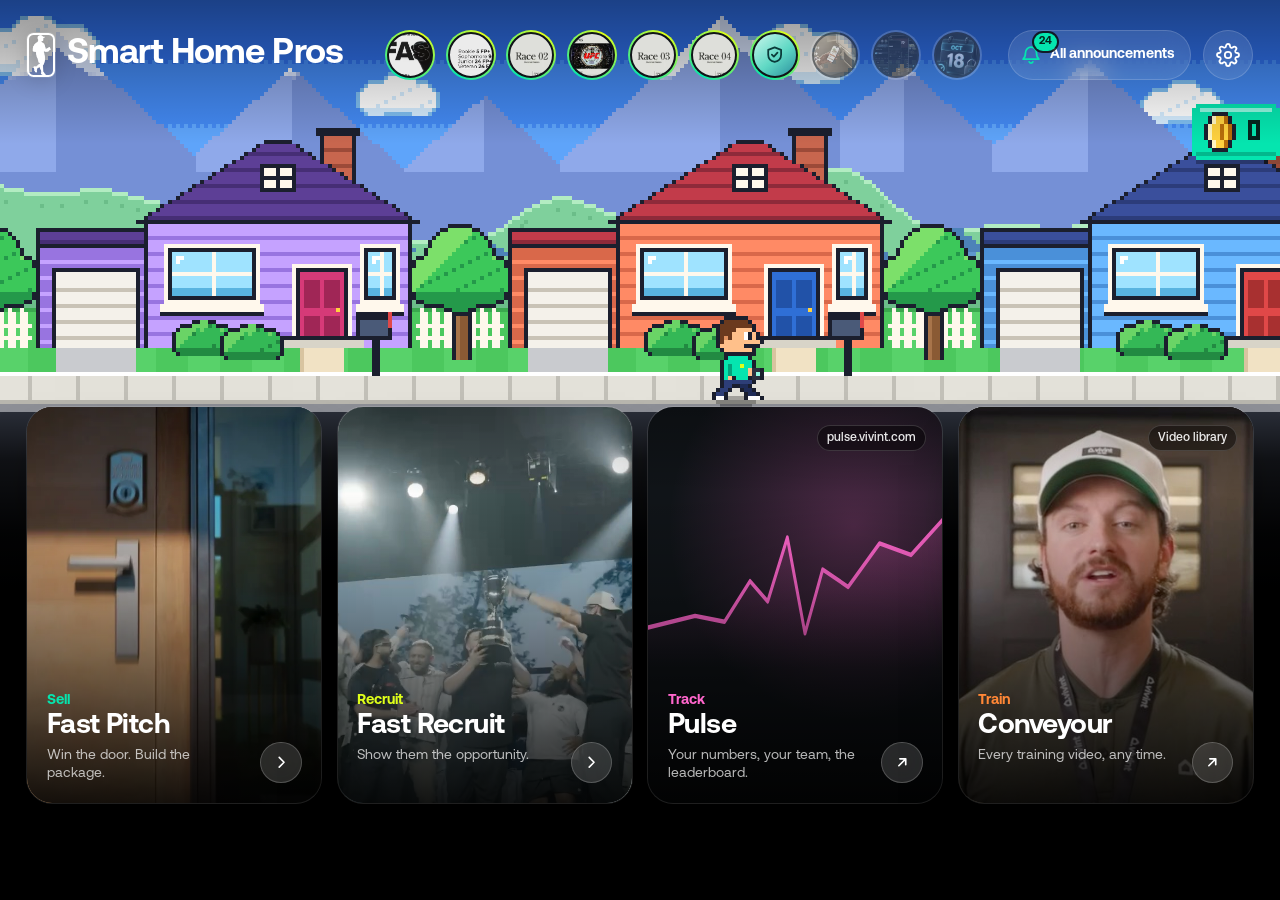
<file: index.html>
<!DOCTYPE html>
<html lang="en">
<head>
<meta charset="utf-8">
<meta name="viewport" content="width=device-width,initial-scale=1,maximum-scale=1,user-scalable=no,viewport-fit=cover">
<style id="appLock">/* app, not a website: no text selection, callouts, image dragging or browser zoom */
html{-webkit-text-size-adjust:100%;text-size-adjust:100%;touch-action:pan-x pan-y}
*,*::before,*::after{-webkit-user-select:none;user-select:none;-webkit-touch-callout:none;-webkit-tap-highlight-color:transparent}
input,textarea,select,[contenteditable]:not([contenteditable="false"]),[contenteditable]:not([contenteditable="false"]) *{-webkit-user-select:text;user-select:text;-webkit-touch-callout:default}
img,svg,video,canvas,a{-webkit-user-drag:none;user-drag:none}</style>
<script id="appLockJs">(function(){var no=function(e){e.preventDefault()},ed=function(t){return t&&t.closest&&t.closest('input,textarea,select,[contenteditable]:not([contenteditable="false"])')};
['gesturestart','gesturechange','gestureend'].forEach(function(t){document.addEventListener(t,no,{passive:false})});
document.addEventListener('dragstart',function(e){if(!(e.target.closest&&e.target.closest('[draggable="true"]')))e.preventDefault()},true);
document.addEventListener('selectstart',function(e){if(!ed(e.target))e.preventDefault()},true);
document.addEventListener('contextmenu',function(e){if(!ed(e.target))e.preventDefault()},true);
addEventListener('wheel',function(e){if(e.ctrlKey)e.preventDefault()},{passive:false});
addEventListener('keydown',function(e){if((e.ctrlKey||e.metaKey)&&/^(\+|=|-|_|0)$/.test(e.key))e.preventDefault()});})();</script>

<title>Smart Home Pros</title>
<meta name="description" content="Fast Pitch, Fast Recruit, Pulse and Conveyour in one app.">
<meta property="og:type" content="website">
<meta property="og:site_name" content="Smart Home Pros">
<meta property="og:title" content="Smart Home Pros">
<meta property="og:description" content="Fast Pitch, Fast Recruit, Pulse and Conveyour in one app.">
<meta property="og:url" content="https://ethvz.github.io/SmartHomePros/">
<meta property="og:image" content="https://ethvz.github.io/SmartHomePros/connect/og.jpg?v=1">
<meta property="og:image:width" content="1200">
<meta property="og:image:height" content="630">
<meta name="twitter:card" content="summary_large_image">
<meta name="twitter:title" content="Smart Home Pros">
<meta name="twitter:image" content="https://ethvz.github.io/SmartHomePros/connect/og.jpg?v=1">
<meta name="apple-mobile-web-app-capable" content="yes">
<meta name="mobile-web-app-capable" content="yes">
<meta name="apple-mobile-web-app-status-bar-style" content="black-translucent">
<meta name="apple-mobile-web-app-title" content="Smart Home Pros">
<meta name="theme-color" content="#000000">
<link rel="manifest" href="manifest.webmanifest">
<link rel="apple-touch-icon" href="apple-touch-icon.png?v=4">
<link rel="icon" type="image/png" href="favicon-32.png?v=4">
<link rel="stylesheet" href="connect/contacts.css?v=1">
<script>
/* launch: the SHP page unless Settings says otherwise; "?pick" (the in-app Switch app button) shows the picker */
(function () {
  /* launch setting (Settings → Open on launch): 'home' (default: the SHP page), 'last', or an app */
  var last = null, mode = 'home'; try { last = localStorage.getItem('shpc_last'); mode = localStorage.getItem('shpc_launch') || 'home'; } catch (e) {}
  var to = mode === 'last' ? last : mode;
  if (!/[?&]pick\b/.test(location.search) && (to === 'pitch' || to === 'recruit')) {
    document.documentElement.style.background = '#000';
    location.replace(to + '/index.html' + location.hash);
  }
})();
</script>
<style>
@font-face { font-family: 'Vivint Sans'; src: url(pitch/assets/fonts/VivintSans-Light.woff) format('woff'); font-weight: 300; font-display: swap; }
@font-face { font-family: 'Vivint Sans'; src: url(pitch/assets/fonts/VivintSans-Regular.woff) format('woff'); font-weight: 400; font-display: swap; }
@font-face { font-family: 'Vivint Sans'; src: url(pitch/assets/fonts/VivintSans-Medium.woff) format('woff'); font-weight: 500; font-display: swap; }
@font-face { font-family: 'Vivint Sans'; src: url(pitch/assets/fonts/VivintSans-Bold.woff) format('woff'); font-weight: 700; font-display: swap; }
:root { --g: 5, 229, 175; --y: 223, 255, 26; --pk: 255, 102, 204; --or: 255, 135, 54;
  --ink: #0d1114; --dusk: 16, 20, 24;
  --pad: clamp(16px, 3vmin, 36px); --gap: clamp(10px, 1.8vmin, 18px); --ease: cubic-bezier(.2, .8, .2, 1);
  --sat: env(safe-area-inset-top); --sab: env(safe-area-inset-bottom); --sal: env(safe-area-inset-left); --sar: env(safe-area-inset-right); }
* { box-sizing: border-box; -webkit-tap-highlight-color: transparent; }
html, body { margin: 0; height: 100%; background: #000; color: #fff; overflow: hidden; overscroll-behavior: none; }
body { font-family: 'Vivint Sans', -apple-system, Helvetica, Arial, sans-serif; -webkit-font-smoothing: antialiased; -webkit-user-select: none; user-select: none; }
button { font: inherit; color: inherit; }
:focus-visible { outline: 2px solid #fff; outline-offset: 3px; }

/* ---- the street: full-bleed rep photo, graded so everything on top reads ---- */
.bg { position: fixed; inset: 0; pointer-events: none; overflow: hidden; background: var(--ink); }
.bg i { position: absolute; inset: 0; background: url(connect/bg.webp?v=4) 42% 40% / cover no-repeat; transform: scale(1.07); animation: settle 2.6s var(--ease) forwards; }
.bg::before { content: ''; position: absolute; inset: 0; z-index: 1; background:
  linear-gradient(180deg, rgba(var(--dusk), .86) 0%, rgba(var(--dusk), .42) 26%, rgba(var(--dusk), .30) 44%, rgba(var(--dusk), .74) 72%, rgba(var(--dusk), .96) 100%),
  radial-gradient(120% 90% at 66% 30%, transparent 40%, rgba(var(--dusk), .55) 100%); }
.bg::after { content: ''; position: absolute; inset: 0; z-index: 2; background: rgb(var(--dusk)); opacity: var(--dim, 0); }
@keyframes settle { to { transform: scale(1); } }

.app { position: fixed; inset: 0; overflow-x: hidden; overflow-y: auto; -webkit-overflow-scrolling: touch; overscroll-behavior: contain; scrollbar-width: none; }
.app::-webkit-scrollbar { display: none; }
.hero { min-height: calc(100svh - var(--peek)); --peek: clamp(64px, 9vh, 92px); display: flex; flex-direction: column;
  padding: calc(var(--sat) + var(--pad)) calc(var(--sar) + var(--pad)) var(--gap) calc(var(--sal) + var(--pad)); }

/* brand + settings */
.brand { flex: none; display: flex; align-items: center; gap: 12px; opacity: 0; transform: translateY(-8px); animation: in .7s var(--ease) .05s forwards; }
.brand img { width: clamp(36px, 5vmin, 46px); height: clamp(36px, 5vmin, 46px); border-radius: 24%; box-shadow: 0 0 0 1px rgba(255,255,255,.1); }
.brand .t { display: flex; flex-direction: column; line-height: 1; }
.brand .t small { font-size: clamp(12px, 1.5vmin, 14px); font-weight: 500; color: rgba(255,255,255,.6); }
.brand .t b { font-size: clamp(22px, 3.2vmin, 30px); font-weight: 700; letter-spacing: -.02em; margin-top: 3px; }
.brand .t { flex-direction: row; align-items: center; gap: clamp(10px, 1.4vmin, 14px); }
.brand .t .mk { width: auto; height: calc(clamp(26px, 3.9vmin, 38px) * .73);   /* as tall as the title's capitals */ fill: #fff; flex: none; filter: drop-shadow(0 2px 10px rgba(0,0,0,.35)); }
.brand .t b { font-size: clamp(26px, 3.9vmin, 38px); margin-top: 0; white-space: nowrap; }
@media (max-width: 700px) { .brand .t b { font-size: 23px; } .brand .t .mk { height: calc(23px * .73); } .brand .news { display: none; } .brand .annb { margin-left: auto; } }
.brand .t .ts { display: none; }
/* SHP mark (the rep silhouette badge, owner 2026-11-27): taller than the title's capitals, like a badge */
.brand .t .mk.shpm { height: calc(clamp(26px, 3.9vmin, 38px) * 1.25) !important; width: auto; box-sizing: border-box; border: 2px solid #fff; border-radius: 24% / 14%; padding: 0;
  filter: drop-shadow(0 2px 10px rgba(0,0,0,.35)); }   /* silhouette image; the rounded frame is a CSS border so it is even on every side */
@media (max-width: 700px) { .brand .t .mk.shpm { height: 30px !important; } }
@media (max-width: 700px) and (orientation: portrait) { .brand .t .mk.shpm { height: 36px !important; } }
@media (max-width: 700px) and (orientation: portrait) { .brand .t .tl { display: none; } .brand .t .ts { display: inline; font-size: 30px; letter-spacing: .02em; } .brand .t .mk { height: calc(30px * .73); } }

/* ---- news: story circles ---- */
.news { flex: none; margin: clamp(14px, 2.6vmin, 26px) calc(-1 * var(--pad)) 0; padding: 4px var(--pad) 6px; display: flex; gap: clamp(12px, 2vmin, 20px); overflow-x: auto; scrollbar-width: none; scroll-snap-type: x proximity; scroll-padding: 0 var(--pad);
  opacity: 0; animation: in .7s var(--ease) .12s forwards; }
.news::-webkit-scrollbar { display: none; }
.sc { flex: none; width: clamp(66px, 9vmin, 84px); padding: 0; border: 0; background: none; cursor: pointer; display: flex; flex-direction: column; align-items: center; gap: 7px; scroll-snap-align: start; }
.sc .ring { --c: var(--g); width: clamp(62px, 8.4vmin, 78px); aspect-ratio: 1; border-radius: 50%; padding: 3px; display: block; position: relative;
  background: conic-gradient(from 210deg, rgb(var(--g)), rgb(var(--y)), rgb(var(--g))); transition: transform .3s var(--ease); }
.sc.seen .ring { background: rgba(255,255,255,.26); }
.sc .ring b { position: absolute; inset: 3px; border-radius: 50%; border: 2.5px solid rgb(var(--dusk)); display: grid; place-items: center; overflow: hidden;
  background: #141a1e no-repeat; }
.sc > span { max-width: 100%; font-size: 12.5px; font-weight: 500; color: rgba(255,255,255,.86); white-space: nowrap; overflow: hidden; text-overflow: ellipsis; }
.sc .ring b svg.ic { width: 46%; height: 46%; fill: none; stroke: #0b3b3a; stroke-width: 2.2; stroke-linecap: round; stroke-linejoin: round; }
.sc.old .ring { background: rgba(255,255,255,.18); } .sc.old .ring b { opacity: .55; filter: grayscale(.5); } .sc.old > span { color: rgba(255,255,255,.45); }
.sc.seen > span { color: rgba(255,255,255,.55); }
.sc:active .ring { transform: scale(.92); }
/* the last circle: every announcement in a grid */
.sc.all .ring { background: rgba(255,255,255,.3); }
.sc.all .ring b { background: rgba(20,26,30,.72); -webkit-backdrop-filter: blur(14px); backdrop-filter: blur(14px); }
.sc.all .ring b { align-content: center; gap: 2px; }
.sc.all .ring b svg { width: clamp(18px, 2.6vmin, 24px); height: clamp(18px, 2.6vmin, 24px); fill: rgb(var(--g)); justify-self: center; }
.sc.all .ring b i { font-size: clamp(12px, 1.6vmin, 14px); font-weight: 700; font-style: normal; line-height: 1; color: #fff; text-align: center; }

.sc:focus-visible { outline: none; } .sc:focus-visible .ring { outline: 2px solid #fff; outline-offset: 3px; }

/* ---- the four apps ---- */
.spacer { flex: 1 1 auto; min-height: clamp(18px, 6vh, 140px); }
.cards { flex: none; display: grid; grid-template-columns: repeat(4, minmax(0, 1fr)); gap: var(--gap); height: clamp(250px, 44vh, 400px); width: 100%; max-width: 1240px; margin: 0 auto; }
@media (orientation: portrait) { .cards { grid-template-columns: repeat(2, minmax(0, 1fr)); grid-template-rows: repeat(2, minmax(0, 1fr)); height: clamp(340px, 48vh, 600px); } }
.card { position: relative; display: block; overflow: hidden; border: 0; padding: 0; margin: 0; border-radius: clamp(20px, 2.8vmin, 30px); background: #11161a; color: #fff; text-align: left; cursor: pointer; font: inherit; text-decoration: none;
  box-shadow: 0 0 0 1px rgba(255,255,255,.12), 0 30px 60px -28px rgba(0,0,0,.95);
  opacity: 0; transform: translateY(26px) scale(.98); animation: in .8s var(--ease) forwards; transition: transform .35s var(--ease), box-shadow .35s var(--ease); }
.card:nth-child(1) { animation-delay: .2s; } .card:nth-child(2) { animation-delay: .28s; } .card:nth-child(3) { animation-delay: .36s; } .card:nth-child(4) { animation-delay: .44s; }
.card .ph { position: absolute; inset: 0; background-size: cover; background-position: center; transform: scale(1.04); transition: transform 1.2s var(--ease); }
.card.pitch .ph { background-image: url(pitch/assets/vl/imagine.webp?v=1); }
.card .ph .pv { position: absolute; inset: 0; width: 100%; height: 100%; object-fit: cover; }
.card.recruit .ph { background-image: url(recruit/a_470ace19f4f41e262a08af30291d0034.webp); background-position: 38% 40%; }
.card .sh { position: absolute; inset: 0; background: linear-gradient(180deg, rgba(0,0,0,.25) 0%, rgba(0,0,0,0) 22%, rgba(0,0,0,.2) 46%, rgba(0,0,0,.88) 100%); }
.card .bd { position: absolute; left: 0; right: 0; bottom: 0; padding: clamp(14px, 2.2vmin, 22px); display: flex; align-items: flex-end; gap: 10px; }
.card .tx { flex: 1; min-width: 0; }
.card .ey { display: block; font-size: clamp(13px, 1.6vmin, 15px); font-weight: 700; }
.card.pitch .ey { color: rgb(var(--g)); } .card.recruit .ey { color: rgb(var(--y)); } .card.pulse .ey { color: rgb(var(--pk)); } .card.book .ey { color: rgb(var(--or)); }
.card .nm { display: block; font-size: clamp(22px, 3.1vmin, 32px); font-weight: 700; letter-spacing: -.02em; line-height: 1.02; margin-top: 3px; }
.card .ln { display: block; font-size: clamp(13px, 1.55vmin, 15px); line-height: 1.3; color: rgba(255,255,255,.72); margin-top: 6px; }
.card .go { width: clamp(36px, 4.6vmin, 44px); height: clamp(36px, 4.6vmin, 44px); border-radius: 50%; flex: none; display: grid; place-items: center; background: rgba(255,255,255,.14); -webkit-backdrop-filter: blur(14px); backdrop-filter: blur(14px); box-shadow: inset 0 0 0 1px rgba(255,255,255,.2); transition: background .3s, transform .35s var(--ease); }
.card .go svg { width: 40%; height: 40%; fill: none; stroke: #fff; stroke-width: 2.4; stroke-linecap: round; stroke-linejoin: round; transition: stroke .3s; }
.card.pitch:hover .go, .card.pitch:focus-visible .go { background: rgb(var(--g)); } .card.recruit:hover .go, .card.recruit:focus-visible .go { background: rgb(var(--y)); } .card.pulse:hover .go, .card.pulse:focus-visible .go { background: rgb(var(--pk)); }
.card:hover .go svg, .card:focus-visible .go svg { stroke: #000; }
.card .last, .card .tag { position: absolute; top: clamp(14px, 2vmin, 22px); right: clamp(12px, 1.8vmin, 18px); height: 26px; padding: 0 10px; border-radius: 13px; display: none; align-items: center; gap: 6px; font-size: 12px; font-weight: 500; color: rgba(255,255,255,.9); background: rgba(0,0,0,.45); -webkit-backdrop-filter: blur(14px); backdrop-filter: blur(14px); box-shadow: inset 0 0 0 1px rgba(255,255,255,.16); }
.card .tag { display: inline-flex; }
.card .last i, .card .tag i { width: 6px; height: 6px; border-radius: 3px; }
.card.pitch .last i { background: rgb(var(--g)); } .card.recruit .last i { background: rgb(var(--y)); }
.card.was .last { display: inline-flex; }
@media (hover: hover) { .card:hover { transform: translateY(-3px); box-shadow: 0 0 0 1px rgba(255,255,255,.2), 0 40px 70px -30px rgba(0,0,0,.95); } .card:hover .ph { transform: scale(1.08); } }
.card:active { transform: scale(.975); transition-duration: .12s; }
.card:focus-visible { outline: 2px solid #fff; outline-offset: 3px; }
/* Pulse + Conveyour: drawn art instead of photos */
.card.mini { background: #101418; }
.card.mini .art { position: absolute; inset: 0; overflow: hidden; }
.card.mini .art svg { position: absolute; left: 0; right: 0; top: 22%; width: 100%; height: 44%; }
.card.pulse .art { background: radial-gradient(90% 70% at 70% 30%, rgba(var(--pk), .26), transparent 70%); }
.card.book .ph { background: #1a1410 url(connect/conveyour.jpg?v=1) 50% 30%/cover; }   /* Conveyour: muted training clip, this tile only */
.card.book .ph .pv { object-position: 50% 30%; }
.card.book.nope { animation: nope .45s var(--ease); }
.pl-line { stroke-dasharray: 1; stroke-dashoffset: 1; animation: draw 1.6s var(--ease) .7s forwards; }
.pb-route { stroke-dasharray: 1; stroke-dashoffset: 1; animation: draw 1.4s var(--ease) .9s forwards; }
.pb-route.r2 { animation-delay: 1.25s; }
@keyframes draw { to { stroke-dashoffset: 0; } }
@keyframes blink { 50% { opacity: .3; } }
@keyframes nope { 0%, 100% { translate: 0; } 20% { translate: -7px; } 40% { translate: 6px; } 60% { translate: -4px; } 80% { translate: 2px; } }
@keyframes in { to { opacity: 1; transform: none; } }

/* open: the card grows to the whole screen, then the app loads */
.zoom { position: fixed; z-index: 10; border-radius: 30px; overflow: hidden; pointer-events: none; transition: all .5s var(--ease); background: #000; }
.zoom .ph, .zoom .sh { position: absolute; inset: 0; background-size: cover; background-position: center; }
.zoom::after { content: ''; position: absolute; inset: 0; background: #000; opacity: 0; transition: opacity .35s ease .22s; }
.zoom.full::after { opacity: 1; }

/* ---- everything else: a panel that slides up over the street ---- */
.more { position: relative; border-radius: 30px 30px 0 0; background: rgba(13,17,20,.84); -webkit-backdrop-filter: blur(30px) saturate(1.3); backdrop-filter: blur(30px) saturate(1.3);
  box-shadow: inset 0 1px 0 rgba(255,255,255,.1), 0 -30px 60px -20px rgba(0,0,0,.6);
  padding: 10px calc(var(--sar) + var(--pad)) calc(var(--sab) + 40px) calc(var(--sal) + var(--pad)); opacity: 0; animation: in .8s var(--ease) .55s forwards; transform: translateY(20px); }
.more .in { max-width: 1240px; margin: 0 auto; }
.sec h2, .wx h2 { margin: 0 0 12px; font-size: clamp(18px, 2.3vmin, 22px); font-weight: 700; letter-spacing: -.01em; display: flex; align-items: baseline; gap: 10px; }
.sec h2 small, .wx h2 small { font-size: 14px; font-weight: 400; color: rgba(255,255,255,.5); }

/* quick links */
.links { display: grid; grid-template-columns: repeat(4, minmax(0, 1fr)); gap: 10px; }
.lk { display: flex; align-items: center; gap: 12px; padding: 12px; min-height: 60px; border: 0; border-radius: 16px; background: rgba(255,255,255,.06); box-shadow: inset 0 0 0 1px rgba(255,255,255,.06); text-align: left; cursor: pointer; transition: background .2s, transform .25s var(--ease); }
.lk:hover { background: rgba(255,255,255,.1); } .lk:active { transform: scale(.97); background: rgba(255,255,255,.12); }
.lk .li { width: 36px; height: 36px; flex: none; border-radius: 11px; display: grid; place-items: center; background: rgba(var(--g), .14); }
.lk .li svg { width: 20px; height: 20px; fill: none; stroke: rgb(var(--g)); stroke-width: 1.9; stroke-linecap: round; stroke-linejoin: round; }
.lk .lt { min-width: 0; } .lk .lt b { display: block; font-size: 15px; font-weight: 500; line-height: 1.15; } .lk .lt small { display: block; font-size: 12.5px; color: rgba(255,255,255,.48); margin-top: 2px; }

/* who to call */
.calls { display: grid; grid-template-columns: repeat(3, minmax(0, 1fr)); gap: 10px; }
@media (max-width: 860px) { .calls { grid-template-columns: 1fr; } }
.call { border-radius: 18px; padding: 16px; background: rgba(255,255,255,.05); box-shadow: inset 0 0 0 1px rgba(255,255,255,.07); display: flex; flex-direction: column; }
.call .grp { font-size: 13px; color: rgba(255,255,255,.5); }
.call h3 { margin: 2px 0 6px; font-size: 21px; font-weight: 700; letter-spacing: -.01em; color: rgb(var(--g)); }
.call p { margin: 0; font-size: 14px; line-height: 1.38; color: rgba(255,255,255,.78); }
.call .hrs { margin-top: 10px; font-size: 13px; line-height: 1.45; color: rgba(255,255,255,.5); }
.call .acts { margin-top: auto; padding-top: 14px; display: flex; flex-wrap: wrap; gap: 8px; }
.ca { height: 44px; padding: 0 14px 0 11px; border-radius: 20px; display: inline-flex; align-items: center; gap: 7px; font-size: 14px; font-weight: 500; color: #fff; text-decoration: none; background: rgba(255,255,255,.1); box-shadow: inset 0 0 0 1px rgba(255,255,255,.1); transition: background .2s, transform .2s var(--ease); }
.ca:hover { background: rgba(255,255,255,.16); } .ca:active { transform: scale(.95); }
.ca svg { width: 17px; height: 17px; fill: none; stroke: currentColor; stroke-width: 2; stroke-linecap: round; stroke-linejoin: round; }
.ca.pri { background: rgb(var(--g)); color: #000; box-shadow: none; }
.call .also { margin-top: 10px; font-size: 13px; color: rgba(255,255,255,.55); text-decoration: none; }
.ca.pri small { font-weight: 400; opacity: .7; margin-left: 2px; }

/* ---- calendar: day / week / month ---- */
.calhd { display: flex; align-items: center; gap: 12px; margin-bottom: 14px; }
.calhd h2 { margin: 0 !important; }
.seg { margin-left: auto; position: relative; display: flex; padding: 3px; border-radius: 14px; background: rgba(255,255,255,.08); box-shadow: inset 0 0 0 1px rgba(255,255,255,.06); }
.seg button { position: relative; z-index: 1; height: 44px; min-width: clamp(58px, 9vmin, 84px); padding: 0 12px; border: 0; border-radius: 11px; background: none; font-size: 15px; font-weight: 500; color: rgba(255,255,255,.72); cursor: pointer; transition: color .3s; }
.seg button[aria-selected="true"] { color: #000; }
.seg .th { position: absolute; z-index: 0; top: 3px; bottom: 3px; left: 0; width: 0; border-radius: 11px; background: rgb(var(--g)); box-shadow: 0 4px 14px rgba(var(--g), .35); transition: transform .45s var(--ease), width .45s var(--ease); }
.calbar { display: flex; align-items: center; gap: 8px; margin-bottom: 12px; }
.calbar .ttl { margin-right: auto; min-width: 0; font-size: clamp(22px, 3.2vmin, 32px); font-weight: 700; letter-spacing: -.02em; line-height: 1.05; white-space: nowrap; overflow: hidden; text-overflow: ellipsis; }
.calbar .ttl small { font-weight: 400; color: rgba(255,255,255,.45); }
.cnav, .tdy { flex: none; height: 44px; border: 0; border-radius: 22px; background: rgba(255,255,255,.08); box-shadow: inset 0 0 0 1px rgba(255,255,255,.06); display: grid; place-items: center; cursor: pointer; transition: background .2s, transform .25s var(--ease), opacity .25s; }
.cnav { width: 44px; } .tdy { padding: 0 16px; font-size: 15px; font-weight: 500; }
.tdy.on { opacity: .35; }
.cnav:active, .tdy:active { transform: scale(.92); background: rgba(255,255,255,.14); }
.cnav svg { width: 18px; height: 18px; fill: none; stroke: #fff; stroke-width: 2.4; stroke-linecap: round; stroke-linejoin: round; }
.ongo { display: flex; gap: 8px; overflow-x: auto; margin: 0 calc(-1 * var(--pad)) 12px; padding: 0 var(--pad); scrollbar-width: none; }
.ongo::-webkit-scrollbar { display: none; } .ongo:empty { display: none; }
.og { flex: none; height: 44px; padding: 0 14px 0 8px; border: 0; border-radius: 22px; display: inline-flex; align-items: center; gap: 8px; font-size: 14px; color: #fff; white-space: nowrap; cursor: pointer; background: rgba(var(--c), .13); box-shadow: inset 0 0 0 1px rgba(var(--c), .3); }
.og i { width: 28px; height: 28px; border-radius: 50%; flex: none; background: rgb(var(--c)) center / cover; }
.og small { color: rgba(255,255,255,.55); }
.calv { position: relative; border-radius: 22px; background: rgba(255,255,255,.04); box-shadow: inset 0 0 0 1px rgba(255,255,255,.07); overflow: hidden; touch-action: pan-y; }
.pg { animation: calIn .42s var(--ease); }
.pg.l { --dx: -40px; } .pg.r { --dx: 40px; }
@keyframes calIn { from { opacity: 0; transform: translateX(var(--dx, 0)); } to { opacity: 1; transform: none; } }
/* month */
.mh { display: grid; grid-template-columns: repeat(7, minmax(0, 1fr)); padding: 12px 0 8px; font-size: 12px; font-weight: 700; letter-spacing: .1em; text-transform: uppercase; color: rgba(255,255,255,.42); text-align: center; }
.wk { position: relative; display: grid; grid-template-columns: repeat(7, minmax(0, 1fr)); box-shadow: inset 0 1px 0 rgba(255,255,255,.06); --ln: 0; }
.dc { position: relative; min-width: 0; min-height: clamp(92px, 12.5vmin, 128px); padding: calc(40px + var(--ln) * 22px) 5px 6px; display: flex; flex-direction: column; gap: 2px; cursor: pointer; transition: background .2s; outline-offset: -2px; }
.dc + .dc { box-shadow: inset 1px 0 0 rgba(255,255,255,.05); }
.dc.we { background: rgba(255,255,255,.018); }
.dc:active { background: rgba(255,255,255,.07); }
.dc .n { position: absolute; top: 6px; left: 50%; margin-left: -15px; width: 30px; height: 30px; border-radius: 50%; display: grid; place-items: center; font-size: 15px; font-weight: 500; font-variant-numeric: tabular-nums; }
.dc.out .n { color: rgba(255,255,255,.26); }
.dc.today .n { background: rgb(var(--g)); color: #000; font-weight: 700; box-shadow: 0 0 0 4px rgba(var(--g), .18); }
.bar { position: absolute; z-index: 1; pointer-events: none; top: calc(40px + var(--l) * 22px); left: calc(var(--c0) * 100% / 7 + 3px); width: calc(var(--sp) * 100% / 7 - 6px); height: 19px; padding: 0 7px; border-radius: 7px; display: flex; align-items: center; font-size: 11.5px; font-weight: 700; color: #0b0f12; background: rgb(var(--c)); white-space: nowrap; overflow: hidden; text-overflow: ellipsis; cursor: pointer; }
.bar.cl { border-top-left-radius: 0; border-bottom-left-radius: 0; left: calc(var(--c0) * 100% / 7); width: calc(var(--sp) * 100% / 7 - 3px); }
.bar.cr { border-top-right-radius: 0; border-bottom-right-radius: 0; width: calc(var(--sp) * 100% / 7 - 3px); }
.bar.cl.cr { width: calc(var(--sp) * 100% / 7); }
.pl { pointer-events: none; display: flex; align-items: center; gap: 5px; min-width: 0; padding: 2px 3px; border-radius: 6px; font-size: 12px; line-height: 1.2; color: rgba(255,255,255,.86); cursor: pointer; }
.pl i { width: 7px; height: 7px; flex: none; border-radius: 50%; background: rgb(var(--c)); }
.pl span { min-width: 0; white-space: nowrap; overflow: hidden; text-overflow: ellipsis; }
.dc .mo { padding: 0 3px; font-size: 11.5px; font-weight: 500; color: rgba(255,255,255,.5); }
/* week */
.wv { position: relative; display: grid; grid-template-columns: repeat(7, minmax(0, 1fr)); min-height: 380px; --ln: 0; }
.wv .wd .evs { margin-top: calc(var(--ln) * 56px); }
.ec.wb { position: absolute; z-index: 1; top: calc(80px + var(--l) * 56px); left: calc(var(--c0) * 100% / 7 + 7px); width: calc(var(--sp) * 100% / 7 - 14px); height: 48px; white-space: nowrap; overflow: hidden; text-overflow: ellipsis; }
.ec.wb small { overflow: hidden; text-overflow: ellipsis; }
.ec.wb.cl { left: calc(var(--c0) * 100% / 7); width: calc(var(--sp) * 100% / 7 - 7px); border-top-left-radius: 0; border-bottom-left-radius: 0; box-shadow: none; }
.ec.wb.cr { width: calc(var(--sp) * 100% / 7 - 7px); border-top-right-radius: 0; border-bottom-right-radius: 0; }
.ec.wb.cl.cr { width: calc(var(--sp) * 100% / 7); }
.wd { min-width: 0; padding: 10px 7px 14px; display: flex; flex-direction: column; gap: 7px; cursor: pointer; transition: background .2s; }
.wd + .wd { box-shadow: inset 1px 0 0 rgba(255,255,255,.06); }
.wd:active { background: rgba(255,255,255,.05); }
.wd .h { display: flex; flex-direction: column; align-items: center; gap: 4px; padding-bottom: 6px; }
.wd .h small { font-size: 12px; font-weight: 700; letter-spacing: .1em; text-transform: uppercase; color: rgba(255,255,255,.45); }
.wd .h b { width: 38px; height: 38px; border-radius: 50%; display: grid; place-items: center; font-size: 19px; font-weight: 500; }
.wd.today .h b { background: rgb(var(--g)); color: #000; font-weight: 700; }
.wd .evs { display: flex; flex-direction: column; gap: 6px; min-width: 0; }
.ec { display: block; min-width: 0; padding: 8px 9px 8px 11px; border-radius: 11px; font-size: 13.5px; font-weight: 500; line-height: 1.22; color: #fff; text-align: left; cursor: pointer; background: rgba(var(--c), .13); box-shadow: inset 3px 0 0 rgb(var(--c)); transition: transform .25s var(--ease), background .2s; overflow-wrap: normal; word-break: normal; -webkit-hyphens: auto; hyphens: auto; }
.ec:active { transform: scale(.97); background: rgba(var(--c), .2); }
.ec small { display: block; margin-top: 2px; font-size: 12px; font-weight: 400; color: rgba(255,255,255,.55); }
.wd .none { font-size: 13px; color: rgba(255,255,255,.22); text-align: center; padding-top: 8px; }
/* day */
.dstrip { display: grid; grid-template-columns: repeat(7, minmax(0, 1fr)); gap: 4px; padding: 10px; box-shadow: inset 0 -1px 0 rgba(255,255,255,.06); }
.dstrip button { height: 58px; border: 0; border-radius: 14px; background: none; display: flex; flex-direction: column; align-items: center; justify-content: center; gap: 3px; cursor: pointer; transition: background .25s; }
.dstrip button small { font-size: 11.5px; font-weight: 700; letter-spacing: .08em; text-transform: uppercase; color: rgba(255,255,255,.45); }
.dstrip button b { font-size: 18px; font-weight: 500; font-variant-numeric: tabular-nums; }
.dstrip button i { width: 5px; height: 5px; border-radius: 50%; background: rgba(255,255,255,.5); }
.dstrip button i.no { visibility: hidden; }
.dstrip button.td b { color: rgb(var(--g)); font-weight: 700; }
.dstrip button.on { background: rgb(var(--g)); } .dstrip button.on small, .dstrip button.on b { color: #000; } .dstrip button.on i { background: #000; }
.dv { padding: clamp(12px, 2.2vmin, 22px); display: grid; gap: 10px; min-height: 280px; align-content: start; }
.dv .ec { display: flex; align-items: center; gap: 14px; padding: 12px 14px 12px 18px; border-radius: 16px; font-size: 17px; }
.dv .ec .im { flex: none; width: clamp(112px, 20vw, 200px); aspect-ratio: 16 / 9; border-radius: 10px; background: #1a2025 center / cover no-repeat; box-shadow: 0 0 0 1px rgba(255,255,255,.08); }
.dv .ec .tx { flex: 1; min-width: 0; }
.dv .ec small { font-size: 14px; margin-top: 3px; }
.dv .ec svg { width: 18px; height: 18px; flex: none; fill: none; stroke: rgba(255,255,255,.45); stroke-width: 2.2; stroke-linecap: round; stroke-linejoin: round; }
.dv .none { display: grid; justify-items: center; gap: 12px; padding: 46px 0; font-size: 16px; color: rgba(255,255,255,.42); }
.dv .none svg { width: 46px; height: 46px; fill: none; stroke: rgba(255,255,255,.22); stroke-width: 1.6; stroke-linecap: round; stroke-linejoin: round; }
/* legend: tap a kind to hide or show it */
.lg { display: flex; flex-wrap: wrap; gap: 8px; margin-top: 12px; }
.lg button { height: 44px; padding: 0 14px 0 12px; border: 0; border-radius: 22px; display: inline-flex; align-items: center; gap: 7px; font-size: 13px; color: rgba(255,255,255,.82); background: rgba(255,255,255,.06); cursor: pointer; transition: opacity .25s, background .2s; }
.lg button i { width: 9px; height: 9px; border-radius: 50%; background: rgb(var(--c)); transition: background .25s, box-shadow .25s; }
.lg button.off { opacity: .45; } .lg button.off i { background: transparent; box-shadow: inset 0 0 0 1.6px rgb(var(--c)); }
@media (max-width: 700px) {
  .wv { grid-template-columns: 1fr; min-height: 0; }
  .wv .wd .evs { margin-top: 0; }
  .wd { flex-direction: row; align-items: flex-start; gap: 12px; padding: 10px 12px; }
  .wd + .wd { box-shadow: inset 0 1px 0 rgba(255,255,255,.06); }
  .wd .h { width: 44px; flex: none; padding: 0; }
  .wd .evs { flex: 1; padding-top: 2px; }
  .wd .none { text-align: left; padding-top: 12px; }
}
@media (max-width: 600px) {
  .seg button { min-width: 0; padding: 0 11px; font-size: 14px; }
  .calhd h2 { font-size: 18px; }
  .dc { min-height: 66px; padding: calc(34px + var(--ln) * 17px) 2px 4px; }
  .dc .n { top: 4px; width: 26px; height: 26px; margin-left: -13px; font-size: 14px; }
  .bar { top: calc(34px + var(--l) * 17px); height: 15px; padding: 0 4px; font-size: 9.5px; border-radius: 5px; }
  .dc .ev { display: flex; flex-wrap: wrap; justify-content: center; gap: 3px; padding-top: 2px; }
  .pl { padding: 0; } .pl span { display: none; } .pl i { width: 6px; height: 6px; }
  .dc .mo { font-size: 10px; padding: 0; line-height: 6px; }
  .mh { font-size: 11px; letter-spacing: .04em; }
  .dstrip { padding: 6px; gap: 2px; } .dstrip button { height: 54px; }
  .dv .ec { font-size: 15.5px; padding: 10px 12px 10px 14px; gap: 12px; }
  .dv .ec .im { width: 96px; }
  .tdy { padding: 0 13px; }
}
/* event detail */
.evp { position: fixed; inset: 0; z-index: 40; display: flex; align-items: center; justify-content: center; padding: calc(var(--sat) + 20px) calc(var(--sar) + 20px) calc(var(--sab) + 20px) calc(var(--sal) + 20px); visibility: hidden; }
.evp .scrim { position: absolute; inset: 0; background: rgba(0,0,0,.55); opacity: 0; transition: opacity .3s; }
.evp .pn { position: relative; width: min(460px, 100%); max-height: 100%; overflow: auto; border-radius: 28px; padding: 14px; background: rgba(26,30,33,.9); -webkit-backdrop-filter: blur(34px) saturate(1.4); backdrop-filter: blur(34px) saturate(1.4); box-shadow: inset 0 0 0 1px rgba(255,255,255,.12), 0 40px 80px -20px rgba(0,0,0,.8); opacity: 0; transform: translateY(24px) scale(.97); transition: opacity .25s, transform .45s var(--ease); }
.evp.on { visibility: visible; } .evp.on .scrim { opacity: 1; } .evp.on .pn { opacity: 1; transform: none; }
.evp .im { display: block; width: 100%; aspect-ratio: 16 / 9; border: 0; padding: 0; margin-bottom: 14px; border-radius: 18px; background: #1a2025 center / cover no-repeat; cursor: pointer; box-shadow: 0 0 0 1px rgba(255,255,255,.08); }
.evp .row { display: flex; align-items: flex-start; gap: 12px; padding: 4px 6px 0 8px; }
.evp .kd { display: inline-flex; align-items: center; gap: 7px; font-size: 13px; font-weight: 500; color: rgb(var(--c)); }
.evp .kd i { width: 9px; height: 9px; border-radius: 50%; background: rgb(var(--c)); }
.evp h3 { margin: 6px 0 4px; font-size: 24px; font-weight: 700; letter-spacing: -.015em; line-height: 1.1; }
.evp .when { font-size: 16px; color: rgba(255,255,255,.7); }
.evp .x { margin-left: auto; width: 44px; height: 44px; flex: none; border: 0; border-radius: 50%; background: rgba(255,255,255,.12); display: grid; place-items: center; cursor: pointer; }
.evp .x svg { width: 14px; height: 14px; stroke: #fff; stroke-width: 2.4; stroke-linecap: round; fill: none; }
.evp .open { width: 100%; height: 54px; margin-top: 16px; border: 0; border-radius: 18px; display: flex; align-items: center; justify-content: center; gap: 10px; font-size: 17px; font-weight: 700; color: #000; background: rgb(var(--g)); cursor: pointer; transition: transform .25s var(--ease); }
.evp .open:active { transform: scale(.97); }
.evp .open svg { width: 20px; height: 20px; fill: none; stroke: currentColor; stroke-width: 2.2; stroke-linecap: round; stroke-linejoin: round; }
@media (max-width: 600px) { .evp { align-items: flex-end; padding: 0; } .evp .pn { width: 100%; border-radius: 28px 28px 0 0; padding-bottom: calc(var(--sab) + 18px); transform: translateY(100%); } }

/* feedback */
.fb { width: 100%; display: flex; align-items: center; gap: 14px; padding: 16px; border: 0; border-radius: 18px; background: linear-gradient(100deg, rgba(var(--g), .16), rgba(var(--y), .08)); box-shadow: inset 0 0 0 1px rgba(var(--g), .25); text-align: left; cursor: pointer; transition: transform .25s var(--ease); }
.fb:active { transform: scale(.98); }
.fb svg { width: 26px; height: 26px; flex: none; fill: none; stroke: rgb(var(--g)); stroke-width: 1.9; stroke-linecap: round; stroke-linejoin: round; }
.fb b { display: block; font-size: 16px; font-weight: 500; } .fb small { display: block; font-size: 13px; color: rgba(255,255,255,.55); margin-top: 2px; }

/* ---- category drawer ---- */
.drawer { position: fixed; inset: 0; z-index: 35; display: flex; align-items: center; justify-content: center; padding: calc(var(--sat) + 20px) calc(var(--sar) + 20px) calc(var(--sab) + 20px) calc(var(--sal) + 20px); visibility: hidden; }
.drawer .scrim { position: absolute; inset: 0; background: rgba(0,0,0,.55); opacity: 0; transition: opacity .3s; }
.drawer .pn { position: relative; width: min(520px, 100%); max-height: 100%; overflow: auto; border-radius: 28px; padding: 22px 18px 14px; background: rgba(26,30,33,.86); -webkit-backdrop-filter: blur(34px) saturate(1.4); backdrop-filter: blur(34px) saturate(1.4); box-shadow: inset 0 0 0 1px rgba(255,255,255,.12), 0 40px 80px -20px rgba(0,0,0,.8); opacity: 0; transform: translateY(24px) scale(.97); transition: opacity .25s, transform .45s var(--ease); }
.drawer.on { visibility: visible; } .drawer.on .scrim { opacity: 1; } .drawer.on .pn { opacity: 1; transform: none; }
.drawer .hd { display: flex; align-items: center; gap: 12px; padding: 0 4px 12px; }
.drawer .hd .li { width: 40px; height: 40px; border-radius: 12px; display: grid; place-items: center; background: rgba(var(--g), .16); }
.drawer .hd .li svg { width: 22px; height: 22px; fill: none; stroke: rgb(var(--g)); stroke-width: 1.9; stroke-linecap: round; stroke-linejoin: round; }
.drawer h3 { margin: 0; flex: 1; font-size: 22px; font-weight: 700; letter-spacing: -.01em; }
.drawer .x, .story .x { width: 44px; height: 44px; flex: none; border: 0; border-radius: 50%; background: rgba(255,255,255,.12); display: grid; place-items: center; cursor: pointer; transition: background .2s, transform .3s var(--ease); }
.drawer .x:active, .story .x:active { transform: scale(.9); }
.drawer .x svg, .story .x svg { width: 14px; height: 14px; stroke: #fff; stroke-width: 2.4; stroke-linecap: round; fill: none; }
.drawer .rows { border-radius: 18px; background: rgba(255,255,255,.06); overflow: hidden; }
.drawer .rw { width: 100%; display: flex; align-items: center; gap: 12px; padding: 15px 16px; border: 0; background: none; text-align: left; font-size: 17px; cursor: pointer; transition: background .2s; }
.drawer .rw + .rw { box-shadow: inset 0 1px 0 rgba(255,255,255,.07); }
.drawer .rw:hover { background: rgba(255,255,255,.05); } .drawer .rw:active { background: rgba(255,255,255,.1); }
.drawer .rw span { flex: 1; }
.drawer .rw svg { width: 16px; height: 16px; fill: none; stroke: rgba(255,255,255,.4); stroke-width: 2.2; stroke-linecap: round; stroke-linejoin: round; }
@media (max-width: 600px) { .drawer { align-items: flex-end; padding: 0; } .drawer .pn { width: 100%; border-radius: 28px 28px 0 0; padding-bottom: calc(var(--sab) + 18px); transform: translateY(100%); } }

/* ---- story viewer: each announcement full screen ---- */
.story { position: fixed; inset: 0; z-index: 50; visibility: hidden; background: #000; opacity: 0; transition: opacity .25s, visibility 0s .3s; }
.story.on { visibility: visible; opacity: 1; transition: opacity .25s; }
.story .stage { position: absolute; inset: 0; overflow: hidden; touch-action: none; transform-origin: var(--ox, 50%) var(--oy, 10%); transform: scale(.2); border-radius: 40px; transition: transform .45s var(--ease), border-radius .45s var(--ease); }
.story.on .stage { transform: none; border-radius: 0; }
.story .sbg { position: absolute; inset: -10%; background: #0e1316 center / cover no-repeat; filter: blur(48px) saturate(1.5) brightness(.5); transform: scale(1.05); transition: background-image .5s; }
.story .stage::after { content: ''; position: absolute; inset: 0; pointer-events: none; background: linear-gradient(180deg, rgba(0,0,0,.55), transparent 22%, transparent 78%, rgba(0,0,0,.5)); }
.story .top { position: absolute; left: 0; right: 0; top: 0; z-index: 3; padding: calc(var(--sat) + 12px) calc(var(--sar) + 16px) 0 calc(var(--sal) + 16px); }
.story .bars { display: flex; gap: 5px; }
.story .bars i { flex: 1; height: 3px; border-radius: 2px; background: rgba(255,255,255,.28); overflow: hidden; }
.story .bars i b { display: block; height: 100%; background: #fff; border-radius: 2px; transform: scaleX(0); transform-origin: left; }
.story .bars i b.done { transform: none; }
.story .bars i b.run { animation: prog 9s linear forwards; }
.story.paused .bars i b.run { animation-play-state: paused; }
@keyframes prog { to { transform: none; } }
.story .who { display: flex; align-items: center; gap: 12px; margin-top: 12px; }
.story .who .av { width: 40px; height: 40px; flex: none; border-radius: 50%; background: #141a1e no-repeat; box-shadow: 0 0 0 2px rgba(255,255,255,.85); }
.story .who .wt { flex: 1; min-width: 0; line-height: 1.15; }
.story .who .wt b { display: block; font-size: 17px; font-weight: 500; white-space: nowrap; overflow: hidden; text-overflow: ellipsis; }
.story .who .wt small { display: block; font-size: 13.5px; color: rgba(255,255,255,.62); white-space: nowrap; overflow: hidden; text-overflow: ellipsis; }
.story .ib { width: 44px; height: 44px; flex: none; border: 0; border-radius: 50%; background: rgba(255,255,255,.12); display: grid; place-items: center; cursor: pointer; transition: background .2s, transform .3s var(--ease); }
.story .ib:active { transform: scale(.9); }
.story .ib svg { width: 17px; height: 17px; fill: #fff; }
.story .view { position: absolute; z-index: 1; left: calc(var(--sal) + 16px); right: calc(var(--sar) + 16px); top: calc(var(--sat) + 96px); bottom: calc(var(--sab) + 92px); display: flex; pointer-events: none; }
.story .pic { margin: auto; flex: none; max-width: 100%; max-height: 100%; border-radius: clamp(10px, 1.6vmin, 18px); box-shadow: 0 30px 80px -20px rgba(0,0,0,.85), 0 0 0 1px rgba(255,255,255,.08); opacity: 0; }
.story .pic.go { animation: picIn .5s var(--ease) forwards; }
@keyframes picIn { from { opacity: 0; transform: translateX(var(--dx, 0)) scale(.985); } to { opacity: 1; transform: none; } }
.story .view.zoom { overflow: auto; pointer-events: auto; touch-action: pan-x pan-y; -webkit-overflow-scrolling: touch; scrollbar-width: none; border-radius: 14px; }
.story .view.zoom::-webkit-scrollbar { display: none; }
.story .view.zoom .pic { max-width: none; max-height: none; border-radius: 0; }
.story .foot { position: absolute; z-index: 3; left: 0; right: 0; bottom: calc(var(--sab) + 22px); display: flex; justify-content: center; align-items: center; gap: 10px; pointer-events: none; padding: 0 16px; }
.story .foot button { pointer-events: auto; height: 50px; padding: 0 20px; border: 0; border-radius: 25px; display: inline-flex; align-items: center; gap: 9px; font-size: 16px; font-weight: 500; color: #fff; background: rgba(255,255,255,.14); -webkit-backdrop-filter: blur(18px); backdrop-filter: blur(18px); box-shadow: inset 0 0 0 1px rgba(255,255,255,.16); cursor: pointer; transition: transform .25s var(--ease), background .2s; }
.story .foot button:active { transform: scale(.95); }
.story .foot button svg { width: 19px; height: 19px; fill: none; stroke: currentColor; stroke-width: 2; stroke-linecap: round; stroke-linejoin: round; }
.story .foot .zb { width: 50px; padding: 0; justify-content: center; }
.story .foot .zb.on { background: #fff; color: #000; }
.story .foot .oncal { color: #000; background: rgb(var(--g)); box-shadow: none; }
.story .foot .pnote { height: 26px; padding: 0 10px; border-radius: 13px; display: inline-grid; place-items: center; font-size: 12px; font-weight: 500; color: rgba(255,255,255,.75); background: rgba(255,255,255,.12); }
.story .nav { position: absolute; z-index: 3; top: 50%; width: 52px; height: 52px; margin-top: -26px; border: 0; border-radius: 50%; background: rgba(255,255,255,.12); -webkit-backdrop-filter: blur(14px); backdrop-filter: blur(14px); display: none; place-items: center; cursor: pointer; }
.story .nav svg { width: 18px; height: 18px; fill: none; stroke: #fff; stroke-width: 2.4; stroke-linecap: round; stroke-linejoin: round; }
.story .nav.pv { left: calc(var(--sal) + 14px); } .story .nav.nx { right: calc(var(--sar) + 14px); }
@media (hover: hover) and (pointer: fine) { .story .nav { display: grid; } .story .view { left: calc(var(--sal) + 80px); right: calc(var(--sar) + 80px); } }

/* ---- every announcement: grid menu ---- */
.annx { position: fixed; inset: 0; z-index: 45; visibility: hidden; transition: visibility 0s .5s; }
.annx.on { visibility: visible; transition: none; }
.annx .pn { position: absolute; inset: 0; display: flex; flex-direction: column; background: rgba(12,16,19,.9); -webkit-backdrop-filter: blur(34px) saturate(1.3); backdrop-filter: blur(34px) saturate(1.3);
  transform-origin: var(--ox, 50%) var(--oy, 10%); transform: scale(.25); opacity: 0; border-radius: 60px; transition: transform .5s var(--ease), opacity .3s, border-radius .5s var(--ease); }
.annx.on .pn { transform: none; opacity: 1; border-radius: 0; }
.annx .hd { flex: none; display: flex; align-items: center; gap: 12px; padding: calc(var(--sat) + clamp(16px, 2.6vmin, 28px)) calc(var(--sar) + var(--pad)) 14px calc(var(--sal) + var(--pad)); }
.annx h2 { margin: 0; font-size: clamp(26px, 4vmin, 38px); font-weight: 700; letter-spacing: -.02em; }
.annx .cnt { height: 28px; padding: 0 11px; border-radius: 14px; display: grid; place-items: center; font-size: 14px; font-weight: 700; color: #000; background: rgb(var(--g)); }
.annx .x { margin-left: auto; width: 44px; height: 44px; flex: none; border: 0; border-radius: 50%; background: rgba(255,255,255,.12); display: grid; place-items: center; cursor: pointer; transition: transform .3s var(--ease); }
.annx .x:active { transform: scale(.9); }
.annx .x svg { width: 14px; height: 14px; stroke: #fff; stroke-width: 2.4; stroke-linecap: round; fill: none; }
.annx .gr { flex: 1; min-height: 0; overflow-y: auto; -webkit-overflow-scrolling: touch; overscroll-behavior: contain; display: grid; grid-template-columns: repeat(auto-fill, minmax(clamp(150px, 24vw, 250px), 1fr)); gap: clamp(14px, 2.2vmin, 22px) clamp(12px, 1.8vmin, 18px); align-content: start; align-items: start;
  padding: 4px calc(var(--sar) + var(--pad)) calc(var(--sab) + 30px) calc(var(--sal) + var(--pad)); }
.ac { min-width: 0; padding: 0; border: 0; background: none; color: #fff; text-align: left; cursor: pointer; opacity: 0; transform: translateY(18px); }
.annx.on .ac { animation: in .55s var(--ease) forwards; animation-delay: calc(min(var(--i), 16) * 28ms + 140ms); }
.ac .im { position: relative; display: block; aspect-ratio: 16 / 9; border-radius: clamp(12px, 1.8vmin, 18px); background: #1a2025 center / cover no-repeat; box-shadow: 0 0 0 1px rgba(255,255,255,.1), 0 18px 40px -22px rgba(0,0,0,.9); transition: transform .3s var(--ease); }
.ac:active .im { transform: scale(.96); }
@media (hover: hover) { .ac:hover .im { transform: translateY(-3px); } }
.ac .im em { position: absolute; top: 8px; right: 8px; width: 12px; height: 12px; border-radius: 50%; background: rgb(var(--g)); box-shadow: 0 0 0 2.5px rgba(0,0,0,.55); }
.ac .im u { position: absolute; left: 8px; bottom: 8px; height: 20px; padding: 0 8px; border-radius: 10px; display: grid; place-items: center; font-size: 11px; font-weight: 500; text-decoration: none; color: rgba(255,255,255,.85); background: rgba(0,0,0,.55); }
@media (max-width: 600px) { .ac b { white-space: normal; display: -webkit-box; -webkit-box-orient: vertical; -webkit-line-clamp: 2; } }
.ac b { display: block; margin-top: 9px; font-size: 15px; font-weight: 500; line-height: 1.2; white-space: nowrap; overflow: hidden; text-overflow: ellipsis; }
.ac small { display: block; margin-top: 2px; font-size: 13px; color: rgba(255,255,255,.5); white-space: nowrap; overflow: hidden; text-overflow: ellipsis; }
@media (prefers-reduced-motion: reduce) { .annx .pn, .story .stage { transition-duration: .01s; } .annx.on .ac, .story .pic.go, .pg { animation-duration: .01s; animation-delay: 0s; } }

.toast { position: fixed; z-index: 60 !important; left: 50%; bottom: calc(var(--sab) + 28px); translate: -50% 20px; opacity: 0; padding: 12px 18px; border-radius: 16px; font-size: 15px; background: rgba(28,28,30,.86); -webkit-backdrop-filter: blur(18px); backdrop-filter: blur(18px); box-shadow: inset 0 0 0 1px rgba(255,255,255,.12); transition: opacity .3s, translate .4s var(--ease); pointer-events: none; white-space: nowrap; }
.toast.on { opacity: 1; translate: -50% 0; }

/* phone */
@media (max-width: 600px) {
  .cards { height: clamp(300px, 50vh, 430px); }
  .card .ln, .card .tag { display: none; }
  .card .nm { font-size: 21px; }
  .card .go { display: none; }
  .card .last { top: auto; bottom: auto; top: 12px; padding: 0 8px; font-size: 11px; height: 22px; }
  .links { grid-template-columns: 1fr 1fr; }
  .lk .lt small { display: none; }
}
@media (prefers-reduced-motion: reduce) {
  .brand, .news, .card, .more, .bg i { animation-duration: .01s !important; animation-delay: 0s !important; }
  .pl-line, .pb-route { animation-duration: .01s; animation-delay: 0s; }
  .zoom, .story .stage { transition-duration: .01s; }
}

/* ---- settings ---- */
/* announcements live in the header, beside the gear, each the gear's size; a circle leaves once it has been viewed */
.brand .news { flex: 1 1 auto; min-width: 0; margin: 0; padding: 3px 2px; gap: clamp(8px, 1.2vmin, 12px); opacity: 1; animation: none; scroll-padding: 0; }
.brand .news > :first-child { margin-left: auto; }
.brand .gear { margin-left: 0; }
.brand .sc { width: clamp(44px, 5.6vmin, 50px); gap: 0; transition: width .45s var(--ease), margin .45s var(--ease), opacity .3s, transform .45s var(--ease); }
.brand .sc > span:not(.ring) { display: none; }
.brand .sc .ring { width: 100%; padding: 2px; }
.brand .sc .ring b { inset: 2px; border-width: 2px; }
.brand .sc.bye { width: 0; margin-left: calc(-1 * clamp(8px, 1.2vmin, 12px)); opacity: 0; transform: scale(.4); pointer-events: none; }
.annb { flex: none; height: clamp(44px, 5.6vmin, 50px); border: 0; padding: 0 16px 0 12px; border-radius: 999px; display: flex; align-items: center; gap: 8px; cursor: pointer; color: #fff; font: inherit; font-size: 14px; font-weight: 600; white-space: nowrap;
  background: rgba(255,255,255,.1); -webkit-backdrop-filter: blur(14px); backdrop-filter: blur(14px); box-shadow: inset 0 0 0 1px rgba(255,255,255,.16); transition: background .25s, transform .35s var(--ease); position: relative; }
.annb svg { width: 22px; height: 22px; fill: none; stroke: rgb(var(--g)); stroke-width: 1.9; stroke-linecap: round; stroke-linejoin: round; flex: none; }
.annb i { position: absolute; top: 3px; left: 26px; min-width: 18px; height: 18px; padding: 0 5px; border-radius: 9px; background: rgb(var(--g)); color: #04241e; font-size: 11px; font-weight: 700; font-style: normal; line-height: 18px; text-align: center; box-shadow: 0 0 0 2px rgba(10,14,16,.85); }
.annb i:empty { display: none; }
.annb:hover { background: rgba(255,255,255,.16); } .annb:active { transform: scale(.94); }
@media (max-width: 700px) { .annb { width: clamp(44px, 5.6vmin, 50px); padding: 0; justify-content: center; } .annb .t { display: none; } .annb i { left: auto; right: -4px; top: -3px; } .brand .t small { display: none; } }
.gear { flex: none; margin-left: auto; width: clamp(44px, 5.6vmin, 50px); height: clamp(44px, 5.6vmin, 50px); border: 0; padding: 0; border-radius: 50%; display: grid; place-items: center; cursor: pointer; background: rgba(255,255,255,.1); -webkit-backdrop-filter: blur(14px); backdrop-filter: blur(14px); box-shadow: inset 0 0 0 1px rgba(255,255,255,.16); transition: background .25s, transform .35s var(--ease); }
.gear svg { width: 48%; height: 48%; fill: none; stroke: #fff; stroke-width: 1.8; stroke-linecap: round; stroke-linejoin: round; transition: transform .6s var(--ease); }
.gear:hover { background: rgba(255,255,255,.16); } .gear:hover svg { transform: rotate(60deg); } .gear:active { transform: scale(.92); }

.sheet { position: fixed; inset: 0; z-index: 30; padding: calc(env(safe-area-inset-top) + clamp(14px, 3.6vmin, 44px)) calc(env(safe-area-inset-right) + clamp(14px, 3.6vmin, 44px)) calc(env(safe-area-inset-bottom) + clamp(14px, 3.6vmin, 44px)) calc(env(safe-area-inset-left) + clamp(14px, 3.6vmin, 44px)); visibility: hidden; }
.sheet .scrim { position: absolute; inset: 0; background: rgba(0,0,0,.5); opacity: 0; transition: opacity .35s; }
.sheet .panel { position: relative; width: 100%; height: 100%; display: flex; flex-direction: column; overflow: hidden; border-radius: clamp(24px, 3.6vmin, 36px); background: rgba(24,24,26,.74); -webkit-backdrop-filter: blur(34px) saturate(1.4); backdrop-filter: blur(34px) saturate(1.4); box-shadow: inset 0 0 0 1px rgba(255,255,255,.12), 0 40px 80px -20px rgba(0,0,0,.8); opacity: 0; transform: translateY(22px) scale(.97); transition: opacity .3s, transform .5s var(--ease); }
.sheet.on { visibility: visible; } .sheet.on .scrim { opacity: 1; } .sheet.on .panel { opacity: 1; transform: none; }
.sheet .hd { flex: none; display: flex; align-items: center; padding: clamp(18px, 3vmin, 30px) clamp(18px, 3vmin, 30px) 6px; }
.sheet .bdy { flex: 1; min-height: 0; overflow: auto; -webkit-overflow-scrolling: touch; padding: 0 clamp(18px, 3vmin, 30px) clamp(18px, 3vmin, 30px); display: grid; grid-template-columns: 1fr 1fr; gap: 0 clamp(18px, 3vmin, 34px); align-content: start; }
@media (max-width: 760px) { .sheet .bdy { grid-template-columns: 1fr; } }
.sheet h2 { margin: 0; font-size: clamp(26px, 4vmin, 38px); font-weight: 700; letter-spacing: -.02em; }
.sheet .x { margin-left: auto; width: 44px; height: 44px; border: 0; border-radius: 50%; background: rgba(255,255,255,.1); display: grid; place-items: center; cursor: pointer; transition: background .2s, transform .3s var(--ease); } .sheet .x:hover { background: rgba(255,255,255,.18); } .sheet .x:active { transform: scale(.9); }
.sheet .x svg { width: 14px; height: 14px; stroke: #fff; stroke-width: 2.4; stroke-linecap: round; fill: none; }
.sheet .lb { margin: 20px 6px 8px; font-size: 12px; font-weight: 700; letter-spacing: .16em; text-transform: uppercase; color: rgba(255,255,255,.5); }
.sheet .grp { border-radius: 18px; background: rgba(255,255,255,.06); overflow: hidden; }
.opt { width: 100%; display: flex; align-items: center; gap: 14px; padding: 13px 16px; border: 0; background: none; color: #fff; font: inherit; text-align: left; cursor: pointer; transition: background .2s; }
.opt + .opt { box-shadow: inset 0 1px 0 rgba(255,255,255,.07); }
.opt:hover { background: rgba(255,255,255,.05); } .opt:active { background: rgba(255,255,255,.1); }
.opt .oi, .dlrow .oi { width: 34px; height: 34px; flex: none; border-radius: 9px; display: grid; place-items: center; overflow: hidden; }
.opt .oi img, .dlrow .oi img { width: 100%; height: 100%; }
.opt .oi svg { width: 58%; height: 58%; fill: none; stroke: #000; stroke-width: 2.2; stroke-linecap: round; stroke-linejoin: round; }
.opt .ot, .dlrow .ot { flex: 1; min-width: 0; } .opt .ot b, .dlrow .ot b { display: block; font-size: 17px; font-weight: 500; } .opt .ot small, .dlrow .ot small { display: block; font-size: 13px; color: rgba(255,255,255,.5); margin-top: 2px; }
.opt .ck { width: 24px; height: 24px; flex: none; border-radius: 50%; box-shadow: inset 0 0 0 1.6px rgba(255,255,255,.25); display: grid; place-items: center; transition: background .25s, box-shadow .25s; }
.opt .ck svg { width: 13px; height: 13px; fill: none; stroke: #000; stroke-width: 3; stroke-linecap: round; stroke-linejoin: round; opacity: 0; transform: scale(.5); transition: opacity .2s, transform .35s var(--ease); }
.opt[aria-checked="true"] .ck { background: rgb(var(--g)); box-shadow: none; } .opt[aria-checked="true"] .ck svg { opacity: 1; transform: none; }
.opt[disabled] { cursor: default; opacity: .45; } .opt[disabled]:hover { background: none; }
.opt .soon { font-size: 11px; font-weight: 500; padding: 4px 9px; border-radius: 10px; background: rgba(255,255,255,.08); color: rgba(255,255,255,.7); }
.sheet .note { margin: 12px 8px 2px; font-size: 13px; line-height: 1.4; color: rgba(255,255,255,.45); }
/* offline downloads */
.dlrow { display: flex; align-items: center; gap: 14px; padding: 13px 16px; position: relative; }
.dlrow + .dlrow { box-shadow: inset 0 1px 0 rgba(255,255,255,.07); }
.dlrow .st { font-size: 13px; color: rgba(255,255,255,.5); margin-top: 2px; display: block; }
.dlrow.ready .st { color: rgb(var(--g)); }
.dlrow .bar { position: absolute; left: 16px; right: 16px; bottom: 6px; height: 3px; border-radius: 2px; background: rgba(255,255,255,.08); overflow: hidden; opacity: 0; transition: opacity .3s; }
.dlrow .bar i { display: block; height: 100%; width: 0; background: rgb(var(--g)); border-radius: 2px; transition: width .35s var(--ease); }
.dlrow.busy .bar { opacity: 1; }
.dlrow .pct { font-size: 15px; font-weight: 500; font-variant-numeric: tabular-nums; color: rgba(255,255,255,.75); }
.dlrow .ok { width: 24px; height: 24px; border-radius: 50%; background: rgb(var(--g)); display: none; place-items: center; }
.dlrow .ok svg { width: 13px; height: 13px; fill: none; stroke: #000; stroke-width: 3; stroke-linecap: round; stroke-linejoin: round; }
.dlrow.ready .ok { display: grid; }
.dlw { position: relative; margin-top: 12px; }
.dlb { width: 100%; height: 54px; border: 0; border-radius: 18px; display: flex; align-items: center; justify-content: center; gap: 10px; font: inherit; font-size: 17px; font-weight: 700; color: #000; background: rgb(var(--g)); cursor: pointer; transition: transform .25s var(--ease), filter .2s, opacity .2s; }
.dlb svg { width: 20px; height: 20px; fill: none; stroke: currentColor; stroke-width: 2.2; stroke-linecap: round; stroke-linejoin: round; }
.dlb .cv { transition: transform .35s var(--ease); } .dlw.open .dlb .cv { transform: rotate(180deg); }
.dlb:hover { filter: brightness(1.06); } .dlb:active { transform: scale(.97); }
.dlb[disabled] { opacity: .35; cursor: default; transform: none; }
.dlm { position: absolute; left: 0; right: 0; top: calc(100% + 8px); z-index: 2; border-radius: 18px; padding: 6px; background: rgba(44,44,46,.92); -webkit-backdrop-filter: blur(24px); backdrop-filter: blur(24px); box-shadow: inset 0 0 0 1px rgba(255,255,255,.12), 0 24px 50px rgba(0,0,0,.6); opacity: 0; transform: translateY(-6px) scale(.98); transform-origin: top center; pointer-events: none; transition: opacity .2s, transform .3s var(--ease); }
.dlw.open .dlm { opacity: 1; transform: none; pointer-events: auto; }
.dlm button { width: 100%; display: flex; align-items: center; gap: 12px; padding: 11px 12px; border: 0; border-radius: 12px; background: none; color: #fff; font: inherit; font-size: 16px; text-align: left; cursor: pointer; }
.dlm button:hover { background: rgba(255,255,255,.08); } .dlm button:active { background: rgba(255,255,255,.14); }
.dlm button img, .dlm button .ai { width: 28px; height: 28px; border-radius: 8px; flex: none; }
.dlm button .ai { display: grid; place-items: center; background: rgb(var(--g)); } .dlm button .ai svg { width: 60%; height: 60%; fill: none; stroke: #000; stroke-width: 2.4; stroke-linecap: round; stroke-linejoin: round; }
.dlm button small { margin-left: auto; font-size: 13px; color: rgba(255,255,255,.45); }
.dlm button[disabled] { opacity: .4; cursor: default; } .dlm button[disabled]:hover { background: none; }

/* ---- settings menu (gear) ---- */
.gmenu { position: fixed; z-index: 32; top: 0; right: 0; min-width: 236px; padding: 6px; border-radius: 20px; background: rgba(30,34,37,.82); -webkit-backdrop-filter: blur(30px) saturate(1.5); backdrop-filter: blur(30px) saturate(1.5);
  box-shadow: inset 0 0 0 1px rgba(255,255,255,.13), 0 24px 60px rgba(0,0,0,.55); transform-origin: top right; opacity: 0; transform: translateY(-6px) scale(.92); pointer-events: none; transition: opacity .18s, transform .32s var(--ease); }
.gmenu.on { opacity: 1; transform: none; pointer-events: auto; }
.gmenu button { width: 100%; min-height: 50px; display: flex; align-items: center; gap: 12px; padding: 8px 14px 8px 8px; border: 0; border-radius: 14px; background: none; color: #fff; font: inherit; font-size: 16px; font-weight: 500; text-align: left; cursor: pointer; transition: background .2s; }
.gmenu button + button { margin-top: 2px; }
.gmenu button:hover { background: rgba(255,255,255,.07); } .gmenu button:active { background: rgba(255,255,255,.13); }
.gmenu .mi { width: 34px; height: 34px; flex: none; border-radius: 10px; display: grid; place-items: center; background: rgba(var(--g), .15); }
.gmenu .mi svg { width: 19px; height: 19px; fill: none; stroke: rgb(var(--g)); stroke-width: 1.9; stroke-linecap: round; stroke-linejoin: round; }
.gear[aria-expanded="true"] { background: rgba(255,255,255,.2); } .gear[aria-expanded="true"] svg { transform: rotate(60deg); }

/* ---- widgets: the sections under the apps are iOS-style tiles on a square grid. Sizes in grid units:
   s 2x2, m 4x2, l 4x4 (8 columns on iPad, 4 on phones). Each size has its own face (.wf, built by SHPW.render);
   the enlarge button opens the full section (.wx) over the page. ---- */
.more .in { --cols: 8; --wgap: 14px; display: grid; grid-template-columns: repeat(var(--cols), minmax(0, 1fr)); gap: var(--wgap); grid-auto-flow: row dense;
  grid-auto-rows: var(--u, calc((min(100vw - 2 * var(--pad) - var(--sal) - var(--sar), 1240px) - (var(--cols) - 1) * var(--wgap)) / var(--cols)));
  padding-top: clamp(16px, 2.6vmin, 26px); transition: padding .4s var(--ease); }
@media (max-width: 600px) { .more .in { --cols: 4; --wgap: 12px; } }
.wg { position: relative; grid-column: span 2; grid-row: span 2; min-width: 0; border-radius: clamp(22px, 2.6vmin, 30px); container-type: size; isolation: isolate;
  background: linear-gradient(160deg, rgba(255,255,255,.09), rgba(255,255,255,.035)); box-shadow: inset 0 0 0 1px rgba(255,255,255,.08), 0 14px 34px -16px rgba(0,0,0,.7); }
.wg[data-sz="m"] { grid-column: span 4; }
.wg[data-sz="l"] { grid-column: span 4; grid-row: span 4; }
/* full: the whole section right in the tile (what the enlarge button shows), full width, as tall as it needs (--rows, set by the engine) */
.wg[data-sz="xl"] { grid-column: 1 / -1; grid-row: span var(--rows, 4); }
.wg[data-sz="xl"] > .wf, .wg[data-sz="xl"] > .wbig { display: none; }
.wg[data-sz="xl"] > .wx { display: block; padding: clamp(16px, 2.6vmin, 24px) clamp(16px, 3vmin, 28px) clamp(18px, 3vmin, 28px); }
body.wedit .wg > .wx { pointer-events: none; }
.wg > .wx { display: none; }
.wf { position: absolute; inset: 0; border-radius: inherit; overflow: hidden; padding: clamp(12px, 7cqmin, 20px); display: flex; flex-direction: column; }
.wf.nw { animation: wfIn .45s var(--ease); } @keyframes wfIn { from { opacity: 0; } }
.wt { flex: none; display: flex; align-items: center; gap: 7px; height: 26px; margin-right: 34px; font-size: clamp(12px, 5.2cqmin, 14px); font-weight: 600; color: rgba(255,255,255,.62); white-space: nowrap; overflow: hidden; }
.wt span { overflow: hidden; text-overflow: ellipsis; }
.wt svg, .wmore svg { width: 15px; height: 15px; flex: none; fill: none; stroke: rgb(var(--g)); stroke-width: 2; stroke-linecap: round; stroke-linejoin: round; }
/* enlarge (top right) and, in edit mode, the resize corner (bottom right) */
.wbig { position: absolute; z-index: 3; top: calc(clamp(12px, 7cqmin, 20px) - 9px); right: calc(clamp(12px, 7cqmin, 20px) - 9px); width: 44px; height: 44px; padding: 0; border: 0; background: none; display: grid; place-items: center; cursor: pointer; transition: opacity .25s, transform .25s var(--ease); }
.wbig i { width: 30px; height: 30px; border-radius: 50%; display: grid; place-items: center; background: rgba(255,255,255,.12); box-shadow: inset 0 0 0 1px rgba(255,255,255,.08); transition: background .2s; }
.wbig svg { width: 14px; height: 14px; fill: none; stroke: #fff; stroke-width: 2.3; stroke-linecap: round; stroke-linejoin: round; }
.wbig:active { transform: scale(.88); } .wbig:active i { background: rgba(255,255,255,.22); }
.wrz { position: absolute; z-index: 4; right: -4px; bottom: -4px; width: 52px; height: 52px; display: grid; place-items: center; touch-action: none; cursor: nwse-resize; opacity: 0; pointer-events: none; transition: opacity .25s, transform .25s var(--ease); }
.wrz svg { width: 44px; height: 44px; fill: none; stroke: #fff; stroke-width: 5; stroke-linecap: round; filter: drop-shadow(0 1px 4px rgba(0,0,0,.55)); }
.wg.rsz .wrz { transform: scale(1.15); } .wg.rsz .wrz svg { stroke: rgb(var(--g)); }
/* faces: quick links */
.lgd { flex: 1; min-height: 0; display: grid; gap: clamp(6px, 3cqmin, 10px); margin-top: 8px; grid-template-columns: repeat(2, minmax(0, 1fr)); grid-auto-rows: minmax(0, 1fr); }
.wg[data-sz="m"] .lgd { grid-template-columns: repeat(4, minmax(0, 1fr)); }
.wq { min-width: 0; min-height: 0; padding: 4px; border: 0; border-radius: clamp(12px, 6cqmin, 18px); background: rgba(255,255,255,.06); display: flex; flex-direction: column; align-items: center; justify-content: center; gap: clamp(4px, 2.4cqmin, 8px); text-align: center; cursor: pointer; transition: transform .2s var(--ease), background .2s; }
.wq:active { transform: scale(.94); background: rgba(255,255,255,.12); }
.wq .li { width: clamp(26px, 17cqmin, 46px); height: clamp(26px, 17cqmin, 46px); flex: none; border-radius: 30%; display: grid; place-items: center; background: rgba(var(--g), .15); }
.wq .li svg { width: 56%; height: 56%; fill: none; stroke: rgb(var(--g)); stroke-width: 1.9; stroke-linecap: round; stroke-linejoin: round; }
.wq .tx { display: block; min-width: 0; max-width: 100%; }
.wq b { display: block; font-size: clamp(10.5px, 5.4cqmin, 14px); font-weight: 500; line-height: 1.15; white-space: nowrap; overflow: hidden; text-overflow: ellipsis; }
.wq small { display: none; }
.wg[data-sz="l"] .wq { flex-direction: row; justify-content: flex-start; gap: clamp(8px, 3cqmin, 14px); padding: 0 clamp(10px, 3cqmin, 16px); text-align: left; }
.wg[data-sz="l"] .wq .li { width: clamp(32px, 9cqmin, 46px); height: clamp(32px, 9cqmin, 46px); }
.wg[data-sz="l"] .wq b { font-size: clamp(13px, 3.6cqmin, 16px); white-space: normal; display: -webkit-box; -webkit-line-clamp: 2; -webkit-box-orient: vertical; }
.wg[data-sz="l"] .wq small { display: block; margin-top: 2px; font-size: clamp(11px, 2.8cqmin, 13px); color: rgba(255,255,255,.48); }
/* faces: who to call */
.cbs { display: flex; gap: clamp(6px, 3cqmin, 10px); flex: none; }
.cb { width: clamp(32px, 14cqmin, 48px); height: clamp(32px, 14cqmin, 48px); flex: none; border-radius: 50%; display: grid; place-items: center; color: #fff; background: rgba(255,255,255,.12); text-decoration: none; transition: transform .2s var(--ease), background .2s; }
.cb:active { transform: scale(.88); } .cb.pri { background: rgb(var(--g)); color: #000; }
.cb svg { width: 45%; height: 45%; fill: none; stroke: currentColor; stroke-width: 2.1; stroke-linecap: round; stroke-linejoin: round; }
.c1 { flex: 1; min-height: 0; display: flex; flex-direction: column; justify-content: center; min-width: 0; }
.c1 small, .cc small, .ct small { font-size: clamp(11px, 4.6cqmin, 13px); color: rgba(255,255,255,.5); white-space: nowrap; overflow: hidden; text-overflow: ellipsis; }
.c1 b { font-size: clamp(22px, 15cqmin, 40px); font-weight: 700; letter-spacing: -.02em; line-height: 1.05; color: rgb(var(--g)); }
.c1 span { font-size: clamp(11px, 4.6cqmin, 13px); color: rgba(255,255,255,.7); }
.cg { flex: 1; min-height: 0; display: grid; grid-template-columns: repeat(3, minmax(0, 1fr)); gap: clamp(6px, 3cqmin, 12px); margin-top: 6px; }
.cc { min-width: 0; min-height: 0; display: flex; flex-direction: column; padding: clamp(8px, 4.5cqmin, 14px); border-radius: clamp(12px, 6cqmin, 18px); background: rgba(255,255,255,.05); }
.cc b { margin: 1px 0 auto; font-size: clamp(14px, 7cqmin, 21px); font-weight: 700; line-height: 1.1; color: rgb(var(--g)); display: -webkit-box; -webkit-line-clamp: 2; -webkit-box-orient: vertical; overflow: hidden; }
.cc span { margin-bottom: auto; font-size: clamp(10.5px, 4.4cqmin, 13px); color: rgba(255,255,255,.5); white-space: nowrap; }
.cc b { margin-bottom: 2px !important; }
.cc .cbs { margin-top: 6px; } .cc .cb { width: clamp(30px, 13cqmin, 44px); height: clamp(30px, 13cqmin, 44px); }
.cl { flex: 1; min-height: 0; display: grid; grid-auto-rows: minmax(0, 1fr); gap: clamp(6px, 2.4cqmin, 10px); margin-top: 8px; }
.cr { min-height: 0; min-width: 0; display: flex; align-items: center; gap: 10px; padding: 0 clamp(10px, 3cqmin, 16px); border-radius: clamp(14px, 4cqmin, 20px); background: rgba(255,255,255,.05); }
.ct { flex: 1; min-width: 0; display: flex; flex-direction: column; }
.ct b { font-size: clamp(16px, 5cqmin, 24px); font-weight: 700; line-height: 1.15; color: rgb(var(--g)); white-space: nowrap; overflow: hidden; text-overflow: ellipsis; }
.ct span { font-size: clamp(11px, 3cqmin, 13.5px); color: rgba(255,255,255,.55); white-space: nowrap; overflow: hidden; text-overflow: ellipsis; }
.cr .cb { width: clamp(36px, 10cqmin, 50px); height: clamp(36px, 10cqmin, 50px); }
.wmore { flex: none; margin-top: 8px; height: 42px; border: 0; border-radius: 21px; display: flex; align-items: center; justify-content: center; gap: 8px; font-size: 14px; font-weight: 500; background: rgba(255,255,255,.08); cursor: pointer; transition: transform .2s var(--ease); }
.wmore:active { transform: scale(.97); } .wmore svg { stroke: currentColor; width: 17px; height: 17px; }
/* faces: calendar */
.cd1 { flex: none; display: flex; flex-direction: column; align-items: flex-start; padding: 0; border: 0; background: none; text-align: left; cursor: pointer; }
.cd1 small { font-size: clamp(11px, 5cqmin, 14px); font-weight: 700; letter-spacing: .08em; text-transform: uppercase; color: rgb(var(--g)); }
.cd1 b { font-size: clamp(34px, 22cqmin, 66px); font-weight: 500; line-height: 1; letter-spacing: -.03em; font-variant-numeric: tabular-nums; }
.cd1 span { display: none; margin-top: 4px; font-size: clamp(12px, 5cqmin, 15px); color: rgba(255,255,255,.55); }
.nl { flex: 1; min-height: 0; display: flex; flex-direction: column; gap: clamp(5px, 2.4cqmin, 9px); margin-top: clamp(6px, 3cqmin, 12px); overflow: hidden; }
.ne { display: flex; align-items: stretch; gap: 8px; min-width: 0; padding: 0; border: 0; background: none; text-align: left; cursor: pointer; transition: opacity .2s; }
.ne:active { opacity: .6; }
.ne i { width: 4px; flex: none; border-radius: 2px; background: rgb(var(--c)); }
.ne span { min-width: 0; display: flex; flex-direction: column; }
.ne b { font-size: clamp(12px, 5.4cqmin, 15px); font-weight: 600; line-height: 1.2; white-space: nowrap; overflow: hidden; text-overflow: ellipsis; }
.ne small { font-size: clamp(10.5px, 4.4cqmin, 13px); color: rgba(255,255,255,.55); white-space: nowrap; overflow: hidden; text-overflow: ellipsis; }
.ne0 { font-size: 13px; color: rgba(255,255,255,.4); }
.cm { flex: 1; min-height: 0; display: flex; gap: clamp(12px, 6cqmin, 26px); }
.cm .cd1 { width: 32%; } .cm .cd1 span { display: block; } .cm .nl { margin-top: 0; }
.mm { flex: 1; min-height: 0; display: grid; grid-template-columns: repeat(7, minmax(0, 1fr)); grid-auto-rows: minmax(0, 1fr); margin-top: 4px; }
.mm .mw { display: grid; place-items: center; font-size: clamp(10px, 2.6cqmin, 12px); font-weight: 700; color: rgba(255,255,255,.4); }
.md { position: relative; min-height: 0; padding: 0; border: 0; background: none; display: grid; place-items: center; font-size: clamp(12px, 3.6cqmin, 17px); font-variant-numeric: tabular-nums; cursor: pointer; }
.md span { width: 1.95em; height: 1.95em; border-radius: 50%; display: grid; place-items: center; transition: background .2s; }
.md:active span { background: rgba(255,255,255,.12); }
.md.pa { color: rgba(255,255,255,.32); }
.md.td span { background: rgb(var(--g)); color: #000; font-weight: 700; }
.md i { position: absolute; left: 50%; bottom: 2%; width: 5px; height: 5px; margin-left: -2.5px; border-radius: 50%; background: rgb(var(--c)); }
.wg[data-sz="l"] .nl { flex: none; }
/* size menu: tap a widget's corner in edit mode */
.wsm { position: fixed; z-index: 36; display: flex; gap: 4px; padding: 6px; border-radius: 24px; background: rgba(32,36,39,.9); -webkit-backdrop-filter: blur(30px) saturate(1.5); backdrop-filter: blur(30px) saturate(1.5);
  box-shadow: inset 0 0 0 1px rgba(255,255,255,.14), 0 24px 60px rgba(0,0,0,.65); animation: wsmIn .26s var(--ease); }
.wsm.out { animation: wsmOut .18s ease-in forwards; pointer-events: none; }
@keyframes wsmIn { from { opacity: 0; transform: scale(.85); } } @keyframes wsmOut { to { opacity: 0; transform: scale(.9); } }
.wsm button { min-width: 76px; height: 80px; padding: 0 8px; border: 0; border-radius: 18px; background: none; display: flex; flex-direction: column; align-items: center; justify-content: center; gap: 9px; font-size: 13px; font-weight: 500; color: rgba(255,255,255,.78); cursor: pointer; transition: background .2s, transform .2s var(--ease); }
.wsm button:active { transform: scale(.92); background: rgba(255,255,255,.1); }
.wsm button i { display: grid; place-items: end start; height: 30px; }
.wsm button i b { display: block; width: calc(var(--w) * 7.5px); height: calc(var(--h) * 7.5px); border-radius: 5px; box-shadow: inset 0 0 0 2px currentColor; background: rgba(255,255,255,.06); }
.wsm button.on { color: rgb(var(--g)); background: rgba(var(--g), .14); } .wsm button.on i b { background: rgba(var(--g), .25); }
/* faces: feedback */
.wg[data-k="fb"] { background: linear-gradient(140deg, rgba(var(--g), .2), rgba(var(--y), .06) 70%), rgba(255,255,255,.03); box-shadow: inset 0 0 0 1px rgba(var(--g), .26), 0 14px 34px -16px rgba(0,0,0,.7); }
.wg[data-k="fb"] .wf { padding: 0; }
.wfb { flex: 1; min-height: 0; padding: clamp(12px, 7cqmin, 20px); border: 0; background: none; display: flex; flex-direction: column; align-items: flex-start; gap: 12px; text-align: left; cursor: pointer; transition: transform .25s var(--ease); }
.wfb:active { transform: scale(.97); }
.wfb svg { width: clamp(30px, 18cqmin, 54px); height: clamp(30px, 18cqmin, 54px); flex: none; margin-bottom: auto; fill: none; stroke: rgb(var(--g)); stroke-width: 1.8; stroke-linecap: round; stroke-linejoin: round; }
.wfb span { display: flex; flex-direction: column; align-items: flex-start; gap: 3px; min-width: 0; }
.wfb b { font-size: clamp(15px, 8cqmin, 26px); font-weight: 700; line-height: 1.12; letter-spacing: -.01em; }
.wfb small { font-size: clamp(11.5px, 4.8cqmin, 15px); line-height: 1.3; color: rgba(255,255,255,.62); }
.wfb em { margin-top: 12px; height: 46px; padding: 0 22px; border-radius: 23px; display: inline-flex; align-items: center; font-style: normal; font-size: 16px; font-weight: 600; color: #000; background: rgb(var(--g)); }
.wg[data-sz="m"] .wfb { flex-direction: row; align-items: center; gap: clamp(12px, 7cqmin, 22px); padding-right: 52px; }
.wg[data-sz="m"] .wfb svg { margin: 0; width: clamp(36px, 24cqmin, 64px); height: clamp(36px, 24cqmin, 64px); }
.wg[data-sz="l"] .wfb { justify-content: center; align-items: center; text-align: center; gap: 18px; } .wg[data-sz="l"] .wfb svg { margin: 0; width: 28cqmin; height: 28cqmin; } .wg[data-sz="l"] .wfb span { align-items: center; }

/* ---- edit mode (hold the home screen): tiles wiggle; drag to move, pull a widget's corner to resize ---- */
body.wedit .wbig { opacity: 0; pointer-events: none; transform: scale(.6); }
body.wedit .wrz { opacity: 1; pointer-events: auto; }
body.wedit .wf, body.wedit .card > * { pointer-events: none; }
body.wedit .wg, body.wedit .card { animation: jig .26s ease-in-out infinite alternate; animation-delay: var(--jd, 0s); }
body.wedit .card { opacity: 1; transform: none; }
body.wedit .brand { pointer-events: none; opacity: .45; transition: opacity .3s; }
body.wedit .more .in { padding-bottom: 96px; }
@keyframes jig { from { rotate: calc(-1 * var(--ja, 1deg)); } to { rotate: var(--ja, 1deg); } }
.wg[data-sz="m"] { --ja: .55deg; } .wg[data-sz="l"] { --ja: .38deg; } .wg[data-sz="xl"] { --ja: .16deg; }
.card:nth-child(2n), .wg:nth-child(2n) { --jd: -.13s; } .card:nth-child(3n), .wg:nth-child(3n) { --jd: -.07s; } .card:nth-child(4n), .wg:nth-child(4n) { --jd: -.19s; }
.wg.drag { background-color: rgb(24,28,31); }
.wg.drag, .card.drag { z-index: 20; animation: none !important; scale: 1.05; box-shadow: 0 34px 80px -12px rgba(0,0,0,.9); transition: scale .25s var(--ease), box-shadow .25s !important; }
body.wdrag, body.wdrag * { cursor: grabbing !important; }

/* ---- enlarged widget: the full section over the page, grown out of its tile ---- */
.wov { position: fixed; inset: 0; z-index: 34; display: flex; align-items: center; justify-content: center; visibility: hidden; transition: visibility 0s .42s;
  padding: calc(var(--sat) + 16px) calc(var(--sar) + 16px) calc(var(--sab) + 16px) calc(var(--sal) + 16px); }
.wov.on { visibility: visible; transition: none; }
.wov .scrim { position: absolute; inset: 0; background: rgba(0,0,0,.55); -webkit-backdrop-filter: blur(16px) saturate(1.2); backdrop-filter: blur(16px) saturate(1.2); opacity: 0; transition: opacity .38s; }
.wov.on .scrim { opacity: 1; }
.wov .wp { position: relative; width: min(1100px, 100%); max-height: 100%; display: flex; flex-direction: column; overflow: hidden; transform-origin: 0 0; border-radius: clamp(24px, 3vmin, 32px);
  background: rgba(22,26,29,.96); box-shadow: inset 0 0 0 1px rgba(255,255,255,.1), 0 40px 100px rgba(0,0,0,.7); }
.wov .wb { min-height: 0; overflow: auto; overscroll-behavior: contain; padding: clamp(16px, 2.6vmin, 24px) clamp(16px, 3vmin, 28px) clamp(18px, 3vmin, 28px); }
.wov .wx > h2:first-child, .wov .wx > .calhd:first-child { padding-right: 52px; min-height: 44px; }
.wx .ongo { margin-left: 0; margin-right: 0; padding: 0; }
.wov .x { position: absolute; z-index: 2; top: clamp(14px, 2.4vmin, 22px); right: clamp(14px, 2.4vmin, 22px); width: 44px; height: 44px; border: 0; border-radius: 50%; background: rgba(255,255,255,.12); display: grid; place-items: center; cursor: pointer; transition: transform .2s var(--ease); }
.wov .x:active { transform: scale(.9); }
.wov .x svg { width: 16px; height: 16px; fill: none; stroke: #fff; stroke-width: 2.4; stroke-linecap: round; stroke-linejoin: round; }
/* the Done bar */
.rbar { position: fixed; z-index: 33; left: 50%; bottom: calc(var(--sab) + 18px); display: flex; align-items: center; gap: 8px; padding: 6px 6px 6px 18px; border-radius: 30px; max-width: calc(100% - 24px);
  background: rgba(22,25,28,.8); -webkit-backdrop-filter: blur(30px) saturate(1.5); backdrop-filter: blur(30px) saturate(1.5); box-shadow: inset 0 0 0 1px rgba(255,255,255,.14), 0 20px 50px rgba(0,0,0,.6);
  transform: translate(-50%, 140%); opacity: 0; pointer-events: none; transition: transform .45s var(--ease), opacity .3s; }
body.wedit .rbar { transform: translate(-50%, 0); opacity: 1; pointer-events: auto; }
.rbar .rt { margin-right: 8px; line-height: 1.15; white-space: nowrap; } .rbar .rt b { display: block; font-size: 16px; } .rbar .rt small { display: block; font-size: 12.5px; color: rgba(255,255,255,.55); }
.rbar button { height: 48px; padding: 0 20px; border: 0; border-radius: 24px; font: inherit; font-size: 16px; font-weight: 600; cursor: pointer; transition: transform .2s var(--ease), background .2s; }
.rbar button:active { transform: scale(.94); }
.rbar .rreset { color: #fff; background: rgba(255,255,255,.1); } .rbar .rdone { color: #000; background: rgb(var(--g)); min-width: 92px; }
.rbar .rp { display: none; align-items: center; gap: 6px; margin-right: 6px; font-size: 13px; font-weight: 500; color: rgba(255,255,255,.5); } .rbar .rp svg { width: 9px; height: 15px; fill: currentColor; }
@media (max-width: 420px) { .rbar .rt { display: none; } .rbar .rp { display: flex; } .rbar { padding-left: 14px; } .rbar button { padding: 0 16px; } }
/* toast with an action (Reset > Undo); sits above the Done bar while rearranging */
.toast.act.on { pointer-events: auto; } .toast.act { display: flex; align-items: center; gap: 14px; padding: 6px 6px 6px 18px; }
.toast .tu { height: 38px; padding: 0 16px; border: 0; border-radius: 19px; font: inherit; font-size: 15px; font-weight: 600; color: rgb(var(--g)); background: rgba(var(--g), .16); cursor: pointer; transition: transform .2s var(--ease); } .toast .tu:active { transform: scale(.94); }
body.wedit .toast { bottom: calc(var(--sab) + 86px); }

/* ---- hero: an animated street (connect/hero/hero.js) behind the four apps, fading into black below ---- */
.bg, .bg i { background: #000; } .bg i, .bg::before, .bg::after { display: none; }
.hero { position: relative; isolation: isolate; }
.hscene { position: absolute; inset: 0; z-index: -1; overflow: hidden; pointer-events: none; background: linear-gradient(180deg, #1c5fd8, #8fd6ff 40%, #4cc261 41%, #000 80%); }
.hscene canvas { position: absolute; left: 0; top: 0; width: 100%; height: 100%; display: block; image-rendering: -moz-crisp-edges; image-rendering: crisp-edges; image-rendering: pixelated; }
.hscene::before, .hscene::after { content: ''; position: absolute; left: 0; right: 0; z-index: 1; }
.hscene::before { top: 0; height: calc(var(--sat) + clamp(120px, 16vmin, 170px)); background: linear-gradient(180deg, rgba(0,0,0,.42), rgba(0,0,0,.16) 60%, rgba(0,0,0,0)); }   /* header stays readable */
.hscene::after { top: var(--ft, 52%); bottom: 0; background: linear-gradient(180deg, rgba(0,0,0,0), rgba(0,0,0,.62) 12%, rgba(0,0,0,.92) 30%, #000 48%); }   /* no hard edge into the sections */
.more { background: #000; -webkit-backdrop-filter: none; backdrop-filter: none; box-shadow: none; border-radius: 0; }
/* the pinned header (nav/shpnav.css, shpn-float) lives inside the hero, whose isolation makes it a stacking context: lift the whole
   hero above the sections below, or they paint over the header once it scrolls past the app tiles */
.hero { z-index: 2; }
/* at rest only the grab handle peeks; the first heading starts just below the fold, leaving the bottom-left corner
   (shared Vivint logo + menu) clear. The peek is .hero's --peek: clamp(64px, 9vh, 92px). */
.more { padding-top: calc(21px + max(6px, calc(clamp(64px, 9vh, 92px) - 14px - clamp(16px, 2.6vmin, 26px)))); }   /* the room the old grab handle took */
/* Conveyour: the presenter (40% across the square clip) centred in the tile at any tile shape */
.card.book .ph { background: #1a1410; container-type: size; }
.card.book .ph .pv { --s: max(124cqw, 150cqh);   /* 150%: the clip's name caption (78-90% down the frame) falls below the tile at every tile shape */ inset: auto; width: var(--s); height: var(--s); left: calc(50cqw - .405 * var(--s)); top: clamp(100cqh - var(--s), 40cqh - .36 * var(--s), 0px); }
/* iPad portrait: the landscape layout (four tall tiles in a row), not the phone's 2x2 */
@media (orientation: portrait) and (min-width: 700px) {
  .cards { grid-template-columns: repeat(4, minmax(0, 1fr)); grid-template-rows: none; height: clamp(300px, 29vh, 410px); }
  .calls { grid-template-columns: repeat(3, minmax(0, 1fr)); }
  .card .nm { font-size: clamp(20px, 2.9vw, 30px); white-space: nowrap; }
  .card .ln { font-size: 13px; }
  .card .tag { display: none; }
}
/* 4-up rows: every description takes the same height so the four titles line up */
@media (min-width: 601px) { .card .ln { display: -webkit-box; -webkit-box-orient: vertical; -webkit-line-clamp: 2; height: 2.6em; overflow: hidden; } }
@media (min-width: 601px) and (orientation: portrait) and (max-width: 699px) { .card .ln { height: auto; -webkit-line-clamp: 3; } }
@media (orientation: portrait) and (min-width: 700px) { .card .ln { height: 3.9em; -webkit-line-clamp: 3; } }
/* narrow iPads: bell-only announcements button (as on phones) so the story circles have room; their row fades at the edges */
@media (max-width: 834px) { .annb { width: clamp(44px, 5.6vmin, 50px); padding: 0; justify-content: center; } .annb .t { display: none; } .annb i { left: auto; right: -4px; top: -3px; } }
.brand .news { padding-left: 14px; padding-right: 14px; margin: 0; -webkit-mask-image: linear-gradient(90deg, transparent, #000 14px, #000 calc(100% - 14px), transparent); mask-image: linear-gradient(90deg, transparent, #000 14px, #000 calc(100% - 14px), transparent); }
</style>
<link rel="stylesheet" href="nav/shpnav.css?v=9c79131d">
</head>
<body>
<div class="bg" aria-hidden="true"><i></i></div>
<main class="app">
  <div class="hero">
  <header class="brand">
    <div class="t" role="heading" aria-level="1" aria-label="Smart Home Pros"><img class="mk shpm" src="connect/shp-mark.png?v=3" alt="" draggable="false"><b><span class="tl">Smart Home Pros</span><span class="ts">SHP</span></b></div>
    <nav class="news" aria-label="New announcements"></nav>
    <button class="gear" aria-label="Settings" aria-haspopup="menu" aria-expanded="false"><svg viewBox="0 0 24 24"><circle cx="12" cy="12" r="3.2"/><path d="M19.4 15a1.7 1.7 0 0 0 .34 1.87l.06.06a2 2 0 1 1-2.83 2.83l-.06-.06a1.7 1.7 0 0 0-1.87-.34 1.7 1.7 0 0 0-1 1.56V21a2 2 0 1 1-4 0v-.09a1.7 1.7 0 0 0-1.1-1.56 1.7 1.7 0 0 0-1.87.34l-.06.06a2 2 0 1 1-2.83-2.83l.06-.06a1.7 1.7 0 0 0 .34-1.87 1.7 1.7 0 0 0-1.56-1H3a2 2 0 1 1 0-4h.09a1.7 1.7 0 0 0 1.56-1.1 1.7 1.7 0 0 0-.34-1.87l-.06-.06a2 2 0 1 1 2.83-2.83l.06.06a1.7 1.7 0 0 0 1.87.34H9a1.7 1.7 0 0 0 1-1.56V3a2 2 0 1 1 4 0v.09a1.7 1.7 0 0 0 1 1.56 1.7 1.7 0 0 0 1.87-.34l.06-.06a2 2 0 1 1 2.83 2.83l-.06.06a1.7 1.7 0 0 0-.34 1.87V9a1.7 1.7 0 0 0 1.56 1H21a2 2 0 1 1 0 4h-.09a1.7 1.7 0 0 0-1.56 1z"/></svg></button>
  </header>
  <div class="spacer"></div>
  <section class="cards" aria-label="Apps">
    <button class="card pitch" data-k="pitch" data-app="pitch" aria-label="Open Fast Pitch">
      <span class="ph"><video class="pv" src="pitch/assets/vl/imagine_loop.mp4?v=1" poster="pitch/assets/vl/imagine.webp?v=1" muted playsinline loop autoplay preload="auto" aria-hidden="true"></video></span><span class="sh"></span>
      <span class="last"><i></i>Last used</span>
      <span class="bd">
        <span class="tx"><span class="ey">Sell</span><span class="nm">Fast Pitch</span><span class="ln">Win the door. Build the package.</span></span>
        <span class="go"><svg viewBox="0 0 24 24"><path d="M9 5l7 7-7 7"/></svg></span>
      </span>
    </button>
    <button class="card recruit" data-k="recruit" data-app="recruit" aria-label="Open Fast Recruit">
      <span class="ph"><video class="pv" src="connect/recruit_ho.mp4?v=1" poster="connect/recruit_ho.jpg?v=1" muted playsinline loop autoplay preload="auto" disablepictureinpicture aria-hidden="true"></video></span><span class="sh"></span>
      <span class="last"><i></i>Last used</span>
      <span class="bd">
        <span class="tx"><span class="ey">Recruit</span><span class="nm">Fast Recruit</span><span class="ln">Show them the opportunity.</span></span>
        <span class="go"><svg viewBox="0 0 24 24"><path d="M9 5l7 7-7 7"/></svg></span>
      </span>
    </button>
    <a class="card mini pulse" data-k="pulse" href="https://pulse.vivint.com" target="_blank" rel="noopener" aria-label="Open Pulse (pulse.vivint.com)">
      <span class="art"><svg viewBox="0 0 300 120" preserveAspectRatio="none" fill="none"><path class="pl-line" pathLength="1" d="M0 92 L48 84 L78 88 L104 60 L122 74 L142 30 L160 96 L178 52 L204 64 L236 34 L268 42 L300 18" stroke="rgb(255,102,204)" stroke-width="3" stroke-linecap="round" stroke-linejoin="round"/><path d="M0 92 L48 84 L78 88 L104 60 L122 74 L142 30 L160 96 L178 52 L204 64 L236 34 L268 42 L300 18 V120 H0Z" fill="url(#plg)" opacity=".5"/><defs><linearGradient id="plg" x1="0" y1="0" x2="0" y2="1"><stop offset="0" stop-color="rgb(255,102,204)" stop-opacity=".45"/><stop offset="1" stop-color="rgb(255,102,204)" stop-opacity="0"/></linearGradient></defs></svg></span>
      <span class="sh"></span>
      <span class="tag">pulse.vivint.com</span>
      <span class="bd">
        <span class="tx"><span class="ey">Track</span><span class="nm">Pulse</span><span class="ln">Your numbers, your team, the leaderboard.</span></span>
        <span class="go"><svg viewBox="0 0 24 24"><path d="M7 17L17 7M8.5 7H17v8.5"/></svg></span>
      </span>
    </a>
    <a class="card mini book" data-k="book" href="https://dthvivinttraining.conveyour.com/ui/portal/" target="_blank" rel="noopener" aria-label="Open Conveyour, the video training library">
      <span class="ph"><video class="pv" src="connect/conveyour.mp4?v=1" poster="connect/conveyour.jpg?v=1" muted playsinline loop autoplay preload="auto" disablepictureinpicture aria-hidden="true"></video></span>
      <span class="sh"></span>
      <span class="tag">Video library</span>
      <span class="bd">
        <span class="tx"><span class="ey">Train</span><span class="nm">Conveyour</span><span class="ln">Every training video, any time.</span></span>
        <span class="go"><svg viewBox="0 0 24 24"><path d="M7 17L17 7M8.5 7H17v8.5"/></svg></span>
      </span>
    </a>
  </section>
  </div>

  <section class="more" aria-label="More">
    <div class="in">
      <div class="wg sec" data-k="cal" data-n="Calendar" id="secCal" data-sz="l" data-d="l"><div class="wf"></div><button class="wbig" type="button" aria-label="Enlarge Calendar"><i><svg viewBox="0 0 24 24"><path d="M14 4h6v6M20 4l-6.5 6.5M10 20H4v-6M4 20l6.5-6.5"/></svg></i></button><span class="wrz" aria-hidden="true"><svg viewBox="0 0 44 44"><path d="M38 16a22 22 0 0 1-22 22"/></svg></span><div class="wx"><div class="calhd"><h2>Calendar</h2><div class="seg" role="tablist" aria-label="Calendar view"><i class="th"></i><button role="tab" data-v="day">Day</button><button role="tab" data-v="week">Week</button><button role="tab" data-v="month">Month</button></div></div>
        <div class="calbar"><div class="ttl" aria-live="polite"></div><button class="tdy">Today</button><button class="cnav pv" aria-label="Previous"><svg viewBox="0 0 24 24"><path d="M15 5l-7 7 7 7"/></svg></button><button class="cnav nx" aria-label="Next"><svg viewBox="0 0 24 24"><path d="M9 5l7 7-7 7"/></svg></button></div>
        <div class="ongo" aria-label="Running now"></div>
        <div class="calv"></div>
        <div class="lg" aria-label="Show or hide"></div></div></div>
      <div class="wg sec" data-k="links" data-n="Quick links" id="secLinks" data-sz="m" data-d="m"><div class="wf"></div><button class="wbig" type="button" aria-label="Enlarge Quick links"><i><svg viewBox="0 0 24 24"><path d="M14 4h6v6M20 4l-6.5 6.5M10 20H4v-6M4 20l6.5-6.5"/></svg></i></button><span class="wrz" aria-hidden="true"><svg viewBox="0 0 44 44"><path d="M38 16a22 22 0 0 1-22 22"/></svg></span><div class="wx"><h2>Quick links</h2><div class="links"></div></div></div>
      <div class="wg sec" data-k="calls" data-n="Who to call" id="secCalls" data-sz="m" data-d="m"><div class="wf"></div><button class="wbig" type="button" aria-label="Enlarge Who to call"><i><svg viewBox="0 0 24 24"><path d="M14 4h6v6M20 4l-6.5 6.5M10 20H4v-6M4 20l6.5-6.5"/></svg></i></button><span class="wrz" aria-hidden="true"><svg viewBox="0 0 44 44"><path d="M38 16a22 22 0 0 1-22 22"/></svg></span><div class="wx"><h2>Who to call <small>All hours MST</small><button class="mcb" type="button" data-more-contacts aria-haspopup="dialog"><svg viewBox="0 0 24 24" aria-hidden="true"><circle cx="9" cy="8" r="3.5"/><path d="M2.5 20a6.5 6.5 0 0 1 13 0"/><path d="M16 4.5a3.5 3.5 0 0 1 0 7M18.5 14.5A6.5 6.5 0 0 1 21.5 20"/></svg>More<span class="s"> contacts</span></button></h2><div class="calls"></div></div></div>
      <div class="wg sec" data-k="fb" data-n="Feedback" data-sz="m" data-d="m"><div class="wf"></div><button class="wbig" type="button" aria-label="Enlarge Feedback"><i><svg viewBox="0 0 24 24"><path d="M14 4h6v6M20 4l-6.5 6.5M10 20H4v-6M4 20l6.5-6.5"/></svg></i></button><span class="wrz" aria-hidden="true"><svg viewBox="0 0 44 44"><path d="M38 16a22 22 0 0 1-22 22"/></svg></span><div class="wx"><button class="fb" data-soon-link="Feedback form"><svg viewBox="0 0 24 24"><path d="M21 12a8 8 0 0 1-11.6 7.1L4 20.5l1.4-5A8 8 0 1 1 21 12z"/><path d="M8.5 11h.01M12 11h.01M15.5 11h.01"/></svg><span><b>Tell us what to fix in the app</b><small>Your feedback goes straight to the team</small></span></button></div></div>
    </div>
  </section>
  <script>
  /* home page order (hold the home screen, or Settings > Edit home screen), applied before the first paint. Saved per device in shpc_order:
     { apps: [data-k of the 4 app tiles], secs: [data-k of the sections under them] }. Anything not in the saved list
     (a section added later) keeps its place after the saved ones. */
  (function () {
    var C = document.querySelector('.cards'), I = document.querySelector('.more .in'), keys = function (el, s) { return [].map.call(el.querySelectorAll(s), function (x) { return x.dataset.k; }); };
    window.SHPC_DEF = { apps: keys(C, ':scope > [data-k]'), secs: keys(I, ':scope > [data-k]') };
    window.shpcOrder = function (o) {
      [[C, o.apps], [I, o.secs]].forEach(function (a) {
        var box = a[0], want = a[1] || [], kids = [].slice.call(box.querySelectorAll(':scope > [data-k]'));
        want.forEach(function (k) { var el = kids.filter(function (x) { return x.dataset.k === k; })[0]; if (el) box.appendChild(el); });
        kids.forEach(function (el) { if (want.indexOf(el.dataset.k) < 0) box.appendChild(el); });
      });
    };
    try { var o = JSON.parse(localStorage.getItem('shpc_order') || 'null'); if (o) shpcOrder(o); } catch (e) {}
    /* widget sizes (s / m / l), shpc_wsz { data-k: size } */
    try { var z = JSON.parse(localStorage.getItem('shpc_wsz') || 'null'); if (z) [].forEach.call(I.children, function (w) { if (/^(s|m|l|xl)$/.test(z[w.dataset.k])) w.dataset.sz = z[w.dataset.k]; }); } catch (e) {}
  })();
  </script>
</main>
<div class="gmenu" role="menu" aria-label="Settings">
  <button role="menuitem" data-m="settings"><span class="mi"><svg viewBox="0 0 24 24"><path d="M4 7h10M18 7h2M4 17h4M12 17h8"/><circle cx="16" cy="7" r="2.2"/><circle cx="10" cy="17" r="2.2"/></svg></span>App settings</button>
  <button role="menuitem" data-m="rearrange"><span class="mi"><svg viewBox="0 0 24 24"><rect x="3.5" y="3.5" width="7" height="7" rx="2"/><rect x="13.5" y="3.5" width="7" height="7" rx="2"/><rect x="3.5" y="13.5" width="7" height="7" rx="2"/><path d="M17 13.5v7M13.5 17h7"/></svg></span>Edit home screen</button>
</div>
<div class="rbar" role="toolbar" aria-label="Edit home screen"><span class="rt"><b>Edit home screen</b><small>Drag to move · pull a corner to resize</small></span><span class="rp" aria-hidden="true"><svg viewBox="0 0 12 20"><circle cx="3" cy="3" r="1.8"/><circle cx="9" cy="3" r="1.8"/><circle cx="3" cy="10" r="1.8"/><circle cx="9" cy="10" r="1.8"/><circle cx="3" cy="17" r="1.8"/><circle cx="9" cy="17" r="1.8"/></svg>Drag</span><button class="rreset">Reset</button><button class="rdone">Done</button></div>

<div class="drawer" role="dialog" aria-modal="true" aria-labelledby="drT">
  <div class="scrim"></div>
  <div class="pn">
    <div class="hd"><span class="li"></span><h3 id="drT"></h3><button class="x" aria-label="Close"><svg viewBox="0 0 24 24"><path d="M6 6l12 12M18 6L6 18"/></svg></button></div>
    <div class="rows"></div>
  </div>
</div>

<div class="annx" role="dialog" aria-modal="true" aria-labelledby="axT">
  <div class="pn">
    <div class="hd"><h2 id="axT">Announcements</h2><span class="cnt"></span><button class="x" aria-label="Close"><svg viewBox="0 0 24 24"><path d="M6 6l12 12M18 6L6 18"/></svg></button></div>
    <div class="gr"></div>
  </div>
</div>
<div class="story" role="dialog" aria-modal="true" aria-label="Announcement">
  <div class="stage">
    <div class="sbg"></div>
    <div class="view"><img class="pic" alt="" draggable="false"></div>
    <div class="top">
      <div class="bars"></div>
      <div class="who"><span class="av"></span><span class="wt"><b></b><small></small></span>
        <button class="ib all" aria-label="All announcements"><svg viewBox="0 0 24 24"><rect x="3" y="3" width="7.5" height="7.5" rx="2"/><rect x="13.5" y="3" width="7.5" height="7.5" rx="2"/><rect x="3" y="13.5" width="7.5" height="7.5" rx="2"/><rect x="13.5" y="13.5" width="7.5" height="7.5" rx="2"/></svg></button>
        <button class="x" aria-label="Close"><svg viewBox="0 0 24 24"><path d="M6 6l12 12M18 6L6 18"/></svg></button></div>
    </div>
    <div class="foot"><button class="zb" aria-label="Zoom" aria-pressed="false"><svg viewBox="0 0 24 24"><circle cx="10.5" cy="10.5" r="6.5"/><path d="M15.5 15.5L21 21M10.5 7.5v6M7.5 10.5h6"/></svg></button><button class="oncal"><svg viewBox="0 0 24 24"><rect x="3.5" y="5" width="17" height="15.5" rx="3"/><path d="M3.5 10h17M8 3v4M16 3v4"/></svg><span>See on calendar</span></button><span class="pnote">Partial</span></div>
    <button class="nav pv" aria-label="Previous"><svg viewBox="0 0 24 24"><path d="M15 5l-7 7 7 7"/></svg></button>
    <button class="nav nx" aria-label="Next"><svg viewBox="0 0 24 24"><path d="M9 5l7 7-7 7"/></svg></button>
  </div>
</div>
<div class="evp" role="dialog" aria-modal="true" aria-labelledby="evT">
  <div class="scrim"></div>
  <div class="pn"></div>
</div>
<div class="sheet" role="dialog" aria-modal="true" aria-labelledby="stT">
  <div class="scrim"></div>
  <div class="panel">
    <div class="hd"><h2 id="stT">Settings</h2><button class="x" aria-label="Close"><svg viewBox="0 0 24 24"><path d="M6 6l12 12M18 6L6 18"/></svg></button></div>
    <div class="bdy"><div>
    <div class="lb">Open on launch</div>
<div class="grp" role="radiogroup" aria-label="Open on launch">
      <button class="opt" role="radio" data-v="last"><span class="oi" style="background:rgba(255,255,255,.9)"><svg viewBox="0 0 24 24"><path d="M4 12a8 8 0 1 0 2.4-5.7"/><path d="M4 4v4h4"/><path d="M12 8v4.5l3 1.8"/></svg></span><span class="ot"><b>Last used</b><small id="stLast">Whichever app you had open</small></span><span class="ck"><svg viewBox="0 0 24 24"><path d="M5 12.5l4.5 4.5L19 7.5"/></svg></span></button>
      <button class="opt" role="radio" data-v="home"><span class="oi"><img src="icon-192.png" alt=""></span><span class="ot"><b>SHP page</b><small>Choose an app every time</small></span><span class="ck"><svg viewBox="0 0 24 24"><path d="M5 12.5l4.5 4.5L19 7.5"/></svg></span></button>
      <button class="opt" role="radio" data-v="pitch"><span class="oi"><img src="pitch/assets/icon-192.png" alt=""></span><span class="ot"><b>Fast Pitch</b><small>Sell</small></span><span class="ck"><svg viewBox="0 0 24 24"><path d="M5 12.5l4.5 4.5L19 7.5"/></svg></span></button>
      <button class="opt" role="radio" data-v="recruit"><span class="oi"><img src="recruit/icon.png" alt=""></span><span class="ot"><b>Fast Recruit</b><small>Recruit</small></span><span class="ck"><svg viewBox="0 0 24 24"><path d="M5 12.5l4.5 4.5L19 7.5"/></svg></span></button>
      
    </div>
        <p class="note">The Vivint logo or Switch app button inside any app always brings you back here.</p>
    </div>
    <div>
    <div class="lb">Offline downloads</div>
    <div class="grp">
      <div class="dlrow" data-k="pitch"><span class="oi"><img src="pitch/assets/icon-192.png" alt=""></span><span class="ot"><b>Fast Pitch</b><span class="st">Checking…</span></span><span class="pct"></span><span class="ok"><svg viewBox="0 0 24 24"><path d="M5 12.5l4.5 4.5L19 7.5"/></svg></span><span class="bar"><i></i></span></div>
      <div class="dlrow" data-k="recruit"><span class="oi"><img src="recruit/icon.png" alt=""></span><span class="ot"><b>Fast Recruit</b><span class="st">Checking…</span></span><span class="pct"></span><span class="ok"><svg viewBox="0 0 24 24"><path d="M5 12.5l4.5 4.5L19 7.5"/></svg></span><span class="bar"><i></i></span></div>
    </div>
    <div class="dlw">
      <button class="dlb" aria-haspopup="menu" aria-expanded="false"><svg viewBox="0 0 24 24"><path d="M12 4v11M7 10.5l5 5 5-5M5 20h14"/></svg><span>Download for offline</span><svg class="cv" viewBox="0 0 24 24"><path d="M7 10l5 5 5-5"/></svg></button>
      <div class="dlm" role="menu">
        <button role="menuitem" data-dl="all"><span class="ai"><svg viewBox="0 0 24 24"><path d="M12 4v11M7 10.5l5 5 5-5M5 20h14"/></svg></span>All apps</button>
        <button role="menuitem" data-dl="pitch"><img src="pitch/assets/icon-192.png" alt="">Fast Pitch<small></small></button>
        <button role="menuitem" data-dl="recruit"><img src="recruit/icon.png" alt="">Fast Recruit<small></small></button>
      </div>
    </div>
    <p class="note" id="dlNote">Saves every page, photo and video so the apps work with no signal. Downloads stay up to date when the apps change.</p>
    </div>
    </div>

  </div>
</div>
<script>
(function () {
  var last = null; try { last = localStorage.getItem('shpc_last'); } catch (e) {}
  var c = last && document.querySelector('.card[data-app="' + last + '"]'); if (c) c.classList.add('was');
  var busy = false;
  document.querySelectorAll('.card[data-soon]').forEach(function (card) {
    card.addEventListener('click', function () {
      card.classList.remove('nope'); void card.offsetWidth; card.classList.add('nope');
      var t = document.querySelector('.toast'); if (!t) { t = document.createElement('div'); t.className = 'toast'; document.body.appendChild(t); }
      t.textContent = card.dataset.soon + ' is coming soon to Smart Home Pros.'; t.classList.add('on'); clearTimeout(t._h); t._h = setTimeout(function () { t.classList.remove('on'); }, 2200);
    });
  });
  document.querySelectorAll('.card[data-app]').forEach(function (card) {
    card.addEventListener('click', function () {
      if (busy) return; busy = true;
      var app = card.dataset.app; try { localStorage.setItem('shpc_last', app); sessionStorage.setItem('shp_asm', String(Date.now())); } catch (e) {}   // the app assembles its first screen on arrival (nav/shpnav.js)
      /* no zoom into the card: the SHP page just fades out and the app assembles its first screen (nav/shpnav.js) */
      document.body.style.transition = 'opacity .16s ease-out'; document.body.style.opacity = '0';
      setTimeout(function () { location.href = app + '/index.html'; }, 170);
      addEventListener('pageshow', function (e) { if (e.persisted) { document.body.style.opacity = ''; busy = false; } }, { once: true });   // back from the app: visible again
    });
  });
  /* settings sheet */
  var sh = document.querySelector('.sheet'), NAMES = { pitch: 'Fast Pitch', recruit: 'Fast Recruit' };
  function mode() { try { return localStorage.getItem('shpc_launch') || 'home'; } catch (e) { return 'home'; } }
  function paint() { var m = mode(); sh.querySelectorAll('.opt[data-v]').forEach(function (o) { o.setAttribute('aria-checked', String(o.dataset.v === m)); });
    var l = null; try { l = localStorage.getItem('shpc_last'); } catch (e) {} document.getElementById('stLast').textContent = NAMES[l] ? 'Right now: ' + NAMES[l] : 'Whichever app you had open'; }
  function open() { paint(); sh.classList.add('on'); setTimeout(function () { var c = sh.querySelector('.opt[aria-checked="true"]'); (c || sh.querySelector('.x')).focus(); }, 50); }
  function close() { sh.classList.remove('on'); document.querySelector('.gear').focus(); }
  window.shpcSettings = function () { open(); refreshDl(); };
  sh.querySelector('.x').addEventListener('click', close); sh.querySelector('.scrim').addEventListener('click', close);
  addEventListener('keydown', function (e) { if (e.key === 'Escape' && sh.classList.contains('on')) { if (dlw.classList.contains('open')) menu(false); else close(); } });
  sh.querySelectorAll('.opt[data-v]').forEach(function (o) { o.addEventListener('click', function () { try { localStorage.setItem('shpc_launch', o.dataset.v); } catch (e) {} paint(); }); });
  /* offline downloads: the apps' own offline helpers (pitch/sw.js, recruit/sw.js), driven from here */
  var OK = 'serviceWorker' in navigator && location.protocol === 'https:' && /github\.io$/.test(location.hostname);
  var D = { pitch: { st: 'idle', f: 0 }, recruit: { st: 'idle', f: 0 } }, fpLatest = null, fpHave = null;
  var dlw = sh.querySelector('.dlw'), dlb = sh.querySelector('.dlb');
  function row(k) { return sh.querySelector('.dlrow[data-k="' + k + '"]'); }
  function paintDl() {
    ['pitch', 'recruit'].forEach(function (k) {
      var d = D[k], r = row(k), t = '', p = '';
      if (!OK) t = 'Available in the Home Screen app';
      else if (d.st === 'busy') { t = 'Downloading…'; p = Math.round(d.f * 100) + '%'; }
      else if (d.st === 'ready') t = 'Ready offline';
      else if (d.st === 'update') t = 'Update available';
      else if (d.st === 'error') t = 'Download failed. Try again.';
      else t = 'Not downloaded';
      r.className = 'dlrow' + (d.st === 'busy' ? ' busy' : d.st === 'ready' ? ' ready' : '');
      r.querySelector('.st').textContent = t; r.querySelector('.pct').textContent = p; r.querySelector('.bar i').style.width = (d.f * 100).toFixed(1) + '%';
      var m = sh.querySelector('.dlm [data-dl="' + k + '"]'); m.disabled = d.st === 'ready' || d.st === 'busy'; m.querySelector('small').textContent = d.st === 'ready' ? 'Saved' : d.st === 'busy' ? 'Downloading' : d.st === 'update' ? 'Update' : '';
    });
    var all = D.pitch.st === 'ready' && D.recruit.st === 'ready';
    sh.querySelector('.dlm [data-dl="all"]').disabled = all;
    dlb.disabled = !OK || all; dlb.querySelector('span').textContent = !OK ? 'Download for offline' : all ? 'Everything is saved ✓' : 'Download for offline';
    document.getElementById('dlNote').textContent = OK ? 'Saves every page, photo and video so the apps work with no signal. Downloads stay up to date when the apps change.' : 'Add Smart Home Pros to your Home Screen, open it from there, then download the apps here to use them with no signal.';
  }
  var REG = {};
  function reg(k) { /* the same helper each app registers for itself (same file, same scope) */
    if (!REG[k]) REG[k] = navigator.serviceWorker.register(k + '/sw.js', { scope: k + '/', updateViaCache: 'none' }).then(function (r) {
      var w = r.active || r.waiting || r.installing; if (r.active) return r.active;
      return new Promise(function (res) { w.addEventListener('statechange', function () { if (w.state === 'activated') res(w); }); });
    });
    return REG[k];
  }
  function ask(k, msg) { return reg(k).then(function (w) { w.postMessage(msg); }); }
  function fpPaint() { if (D.pitch.st === 'busy') return; D.pitch.st = fpHave ? (fpLatest && String(fpLatest) !== fpHave ? 'update' : 'ready') : (D.pitch.st === 'error' ? 'error' : 'idle'); D.pitch.f = 0; paintDl(); }
  if (OK) {
    navigator.serviceWorker.addEventListener('message', function (e) { var d = e.data || {};
      if (d.t === 'dlp') { D.recruit.f = d.total ? d.done / d.total : 0; D.recruit.st = d.busy ? 'busy' : d.ready ? 'ready' : D.recruit.st === 'busy' && !d.ready ? 'error' : 'idle'; paintDl(); }
      else if (d.type === 'status') { fpHave = d.done; fpPaint(); }
      else if (d.type === 'progress') { D.pitch.st = 'busy'; D.pitch.f = d.N ? d.n / d.N : 0; paintDl(); }
      else if (d.type === 'done') { fpHave = String(d.v); fpLatest = fpLatest || d.v; D.pitch.st = 'idle'; fpPaint(); toast('Fast Pitch is ready to use offline'); }
      else if (d.type === 'error') { D.pitch.st = 'error'; D.pitch.f = 0; paintDl(); }
    });
    navigator.serviceWorker.startMessages && navigator.serviceWorker.startMessages();
  }
  function refreshDl() { paintDl(); if (!OK) return;
    fetch('pitch/offline.json', { cache: 'no-store' }).then(function (r) { return r.json(); }).then(function (j) { fpLatest = j.v; fpPaint(); }).catch(function () {});
    ['pitch', 'recruit'].forEach(function (k) { navigator.serviceWorker.getRegistration(k + '/').then(function (r) { if (r && r.scope.indexOf('/' + k + '/') > 0) ask(k, k === 'pitch' ? { type: 'status' } : { t: 'dlq' }); }); });
  }
  function start(k) {
    if (!navigator.onLine) { toast('Connect to WiFi to download'); return; }
    if (D[k].st === 'ready' || D[k].st === 'busy') return;
    D[k].st = 'busy'; D[k].f = 0; paintDl();
    try { navigator.storage && navigator.storage.persist && navigator.storage.persist(); } catch (e) {}
    ask(k, k === 'pitch' ? { type: 'download' } : { t: 'dl' }).catch(function () { D[k].st = 'error'; paintDl(); });
  }
  function menu(open) { dlw.classList.toggle('open', open); dlb.setAttribute('aria-expanded', String(open)); }
  dlb.addEventListener('click', function (e) { e.stopPropagation(); if (!OK) return; menu(!dlw.classList.contains('open')); });
  sh.querySelectorAll('.dlm [data-dl]').forEach(function (b) { b.addEventListener('click', function (e) { e.stopPropagation(); menu(false); var k = b.dataset.dl; (k === 'all' ? ['pitch', 'recruit'] : [k]).forEach(start); }); });
  sh.querySelector('.panel').addEventListener('click', function () { menu(false); });
  function toast(msg) { var t = document.querySelector('.toast'); if (!t) { t = document.createElement('div'); t.className = 'toast'; document.body.appendChild(t); } t.textContent = msg; t.classList.add('on'); clearTimeout(t._h); t._h = setTimeout(function () { t.classList.remove('on'); }, 2400); }
  /* coming back with the browser's back button: put the picker back */
  addEventListener('pageshow', function (e) { if (e.persisted) { busy = false; document.querySelectorAll('.zoom').forEach(function (z) { z.remove(); }); } });
  if ('serviceWorker' in navigator && location.protocol === 'https:' && /github\.io$/.test(location.hostname)) navigator.serviceWorker.register('sw.js', { updateViaCache: 'none' }).catch(function () {});
})();
</script>
<script>
/* ---- SHP page: announcements, quick links, who to call, calendar ---- */
(function () {
  var $ = function (s, r) { return (r || document).querySelector(s); }, $$ = function (s, r) { return Array.prototype.slice.call((r || document).querySelectorAll(s)); };
  var esc = function (s) { return String(s).replace(/[&<>"]/g, function (c) { return { '&': '&amp;', '<': '&lt;', '>': '&gt;', '"': '&quot;' }[c]; }); };
  function toast(msg) { var t = $('.toast'); if (!t) { t = document.createElement('div'); t.className = 'toast'; t.setAttribute('role', 'status'); document.body.appendChild(t); } t.textContent = msg; t.classList.add('on'); clearTimeout(t._h); t._h = setTimeout(function () { t.classList.remove('on'); }, 2200); }
  function soon(name) { toast(name + ': link coming soon'); }
  var IC = {
    chart: '<path d="M4 20V10M10 20V4M16 20v-7M22 20H2"/>',
    trophy: '<path d="M7 4h10v5a5 5 0 0 1-10 0V4z"/><path d="M7 6H4v1a3 3 0 0 0 3 3M17 6h3v1a3 3 0 0 1-3 3M12 14v4M8 21h8M9.5 18h5"/>',
    cap: '<path d="M2 9l10-5 10 5-10 5L2 9z"/><path d="M6 11v5c2 2 10 2 12 0v-5M22 9v6"/>',
    folder: '<path d="M3 7a2 2 0 0 1 2-2h4l2 2h8a2 2 0 0 1 2 2v8a2 2 0 0 1-2 2H5a2 2 0 0 1-2-2V7z"/>',
    clip: '<path d="M9 4h6v3H9z"/><path d="M15 5h2a2 2 0 0 1 2 2v12a2 2 0 0 1-2 2H7a2 2 0 0 1-2-2V7a2 2 0 0 1 2-2h2M9 12h6M9 16h4"/>',
    chat: '<path d="M4 5h16v11H9l-5 4V5z"/><path d="M8 10h8"/>',
    bolt: '<path d="M13 2L4 14h7l-1 8 9-12h-7l1-8z"/>',
    media: '<rect x="3" y="5" width="18" height="14" rx="2"/><path d="M10 9.5v5l4.5-2.5L10 9.5z"/>',
    pulse: '<path d="M3 12h4l2.5-6 5 12 2.5-6h4"/>',
    shield: '<path d="M12 3l8 3v6c0 5-3.5 8-8 9-4.5-1-8-4-8-9V6l8-3z"/><path d="M8.5 12l2.5 2.5 4.5-5"/>',
    gift: '<rect x="3" y="8" width="18" height="13" rx="1.5"/><path d="M12 8v13M3 12h18M12 8C10 4 6.5 4 7 6.5S12 8 12 8zM12 8c2-4 5.5-4 5-1.5S12 8 12 8z"/>',
    arrow: '<path d="M9 5l7 7-7 7"/>', ext: '<path d="M7 17L17 7M8.5 7H17v8.5"/>',
    phone: '<path d="M5 4h4l2 5-2.5 1.5a11 11 0 0 0 5 5L15 13l5 2v4a2 2 0 0 1-2 2A16 16 0 0 1 3 6a2 2 0 0 1 2-2z"/>',
    text: '<path d="M4 5h16v11H9l-5 4V5z"/>', mail: '<rect x="3" y="5" width="18" height="14" rx="2"/><path d="M3 7l9 6 9-6"/>'
  };
  var svg = function (k) { return '<svg viewBox="0 0 24 24" aria-hidden="true">' + IC[k] + '</svg>'; };

  /* ---------- announcements (from Vivint Connect > Communication > Alerts, newest first) ----------
     Each one is a picture: connect/ann/<id>.webp full size and connect/ann/c/<id>.webp small.
     t title, l short name under the circle, f [x, y, zoom]: the part of the picture the circle shows (x, y from 0 to 1).
     cal: what it puts on the calendar: d one day, or s + e a range (YYYY-MM-DD); t title; k kind (see KINDS below).
     part: 1 when only part of the post was captured (shown letterboxed with a Partial tag). STORIES = how many circles. */
  var STORIES = 10;
  var G = '5, 229, 175', Y = '223, 255, 26', PK = '255, 102, 204', OR = '255, 135, 54';
  function race(n, wk) { return wk.map(function (w, j) { return { s: w[0], e: w[1], t: 'Race ' + n + ' · Q' + (j + 1), k: 'race' }; }); }
  var POSTS = [
    { id: 'upgrade', t: 'Upgrade Discount', l: 'Upgrade', f: [.64, .46, 1.25], cal: [{ s: '2026-10-16', e: '2026-10-31', t: 'Upgrade discount', k: 'post' }] },
    { id: 'drug', t: 'Drug Screening Process', l: 'Drug test', ic: 'shield' },
    { id: 'pulse', t: 'Pulse Release', l: 'Pulse', f: [.68, .45, 1.3], cal: [{ d: '2026-10-16', t: 'Pulse release', k: 'post' }] },
    { id: 'training', t: 'Quarterly Required Training', l: 'Training', f: [.77, .45, 1.45], cal: [{ d: '2026-10-16', t: 'Quarterly training opens', k: 'post' }, { d: '2026-10-18', t: 'Quarterly training due', k: 'due' }] },
    { id: 'drop', t: 'The Drop', l: 'The Drop', f: [.78, .21, 2.2], cal: [{ d: '2026-11-05', t: 'The Drop · 8am MST', k: 'post' }] },
    { id: 'fs-dth', t: 'Fast Start: DTH', l: 'Start: DTH', f: [.22, .55, 2.2], cal: [{ s: '2026-09-28', e: '2026-12-31', t: 'Fast Start: DTH', k: 'post' }] },
    { id: 'fs-gm', t: 'Fast Start: GM', l: 'Start: GM', f: [.12, .86, 2.6], cal: [{ s: '2026-09-28', e: '2026-12-31', t: 'Fast Start: GM', k: 'post' }] },
    { id: 'race1', t: 'Constructors: Race 1', l: 'Race 1', f: [.74, .15, 3], cal: race(1, [['2026-11-03', '2026-11-08'], ['2026-11-10', '2026-11-15'], ['2026-11-17', '2026-11-22'], ['2026-11-24', '2026-11-29']]) },
    { id: 'race2', t: 'Constructors: Race 2', l: 'Race 2', f: [.74, .15, 3], cal: race(2, [['2026-12-01', '2026-12-06'], ['2026-12-08', '2026-12-13'], ['2026-12-15', '2026-12-20'], ['2026-12-29', '2027-01-03']]) },
    { id: 'race3', t: 'Constructors: Race 3', l: 'Race 3', f: [.74, .15, 3], cal: race(3, [['2027-01-05', '2027-01-10'], ['2027-01-12', '2027-01-17'], ['2027-01-19', '2027-01-24'], ['2027-01-26', '2027-01-31']]) },
    { id: 'race4', t: 'Constructors: Race 4', l: 'Race 4', f: [.74, .15, 3], cal: race(4, [['2027-02-02', '2027-02-07'], ['2027-02-09', '2027-02-14'], ['2027-02-16', '2027-02-21'], ['2027-02-23', '2027-02-28']]) },
    { id: 'race5', t: 'Constructors: Race 5', l: 'Race 5', f: [.74, .15, 3], cal: race(5, [['2027-03-02', '2027-03-07'], ['2027-03-09', '2027-03-14'], ['2027-03-16', '2027-03-21'], ['2027-03-23', '2027-03-28']]) },
    { id: 'paddock', t: 'Paddock', l: 'Paddock', f: [.61, .46, 2.6], cal: [{ s: '2026-09-29', e: '2027-04-13', t: 'Paddock', k: 'race' }, { s: '2027-04-13', e: '2027-06-13', t: 'Paddock rookie installs', k: 'race' }] },
    { id: 'platinum', t: 'Winner Circle: Platinum', l: 'Platinum', f: [.5, .16, 2.6] },
    { id: 'gold', t: 'Winner Circle: Gold', l: 'Gold', f: [.5, .17, 2.6] },
    { id: 'silver', t: 'Winner Circle: Silver', l: 'Silver', part: 1, f: [.4, .18, 2.2] },
    { id: 'silver2', t: 'Winner Circle: Silver (Cont.)', l: 'Silver 2', part: 1, f: [.42, .18, 2.2] },
    { id: 'smokeco', t: 'Smoke+CO Detector', l: 'Smoke+CO', part: 1, f: [.66, .5, 2] },
    { id: 'water', t: 'Water Sensor', l: 'Water', part: 1, f: [.69, .32, 2] },
    { id: 'smartlock', t: 'Smart Lock', l: 'Smart Lock', f: [.78, .52, 1.5] },
    { id: 'appfeat', t: 'Winning App Features', l: 'App Features', f: [.5, .72, 1.6] },
    { id: 'homeview', t: 'Winning Feature: HomeView', l: 'HomeView', part: 1, f: [.85, .47, 2.4] },
    { id: 'deter', t: 'Smart Deter', l: 'Smart Deter', part: 1, f: [.27, .35, 2.4] },
    { id: 'comfort', t: 'Smart Comfort', l: 'Comfort', part: 1, f: [.31, .37, 2.4] }
  ];
  var big = function (p) { return 'connect/ann/' + p.id + '.webp'; }, small = function (p) { return 'connect/ann/c/' + p.id + '.webp'; };
  var ICONS = { shield: '<path d="M12 3l8 3v6c0 5-3.5 8-8 9-4.5-1-8-4-8-9V6l8-3z"/><path d="M8.5 12l2.5 2.5 4.5-5"/>' };
  /* the circle shows part of the picture: f = [x, y, zoom]; or ic: an icon for text-only posts */
  function crop(el, p) {
    if (p.ic) { el.style.background = 'linear-gradient(140deg, #c9f7ec, #5fd8c4 55%, #2a8f9e)'; el.innerHTML = '<svg class="ic" viewBox="0 0 24 24">' + ICONS[p.ic] + '</svg>'; return; }
    var f = p.f || [.5, .5, 1], z = Math.max(1, f[2]), w = z * (p.r || 1.77), cl = function (v) { return Math.max(0, Math.min(100, v * 100)).toFixed(1); };
    el.style.backgroundImage = 'url(' + small(p) + ')'; el.style.backgroundSize = 'auto ' + (z * 100) + '%';
    el.style.backgroundPosition = cl((f[0] * w - .5) / (w - 1)) + '% ' + (z > 1 ? cl((f[1] * z - .5) / (z - 1)) : 50) + '%';
  }
  var MO = ['Jan', 'Feb', 'Mar', 'Apr', 'May', 'Jun', 'Jul', 'Aug', 'Sep', 'Oct', 'Nov', 'Dec'];
  function pd(s) { var a = s.split('-'); return { y: +a[0], m: +a[1] - 1, d: +a[2] }; }
  /* days are whole numbers (days since 1 Jan 1970), so ranges are simple arithmetic */
  function dn(s) { var a = pd(s); return Math.round(Date.UTC(a.y, a.m, a.d) / 864e5); }
  var now0 = new Date(), TODAY = Math.round(Date.UTC(now0.getFullYear(), now0.getMonth(), now0.getDate()) / 864e5);
  function span(s, e) {   /* 'Oct 16 – 31', 'Dec 29 – Jan 3', 'Nov 5' */
    var a = pd(s), b = pd(e || s);
    if (!e || s === e) return MO[a.m] + ' ' + a.d;
    return MO[a.m] + ' ' + a.d + ' – ' + (a.m === b.m && a.y === b.y ? '' : MO[b.m] + ' ') + b.d + (a.y !== b.y ? ', ' + b.y : '');
  }
  function when(p) {   /* the post's main dates in a few words */
    if (!p.cal) return '';
    var due = p.cal.filter(function (c) { return c.k === 'due'; })[0];
    if (due) return 'Due ' + span(due.d);
    var c = p.cal, s = c[0].s || c[0].d, e = c[c.length - 1].e || c[c.length - 1].d;
    if (p.id === 'paddock') e = c[0].e;
    return span(s, e);
  }
  /* the post's date that matters now: the range holding today, else the next one, else the first */
  function focus(p) {
    var r = (p.cal || []).map(function (c) { return [dn(c.s || c.d), dn(c.e || c.d)]; }), on = r.filter(function (x) { return x[0] <= TODAY && x[1] >= TODAY; })[0];
    var nx = r.filter(function (x) { return x[0] > TODAY; }).sort(function (a, b) { return a[0] - b[0]; })[0];
    return on ? { st: 0, d: TODAY, at: on[0] } : nx ? { st: 1, d: nx[0], at: nx[0] } : r.length ? { st: 3, d: r[0][0], at: r[0][0] } : { st: 2 };
  }
  var seen = {}; try { (JSON.parse(localStorage.getItem('shpc_seen') || '[]')).forEach(function (k) { seen[k] = 1; }); } catch (e) {}
  function saveSeen() { try { localStorage.setItem('shpc_seen', JSON.stringify(Object.keys(seen))); } catch (e) {} }
  function markSeen(p) { seen[p.id] = 1; saveSeen(); $$('[data-p="' + p.id + '"]').forEach(function (b) { b.classList.add('seen'); var n = $('em', b); if (n) n.remove();
    if (b.classList.contains('sc')) { b.classList.add('bye'); setTimeout(function () { b.remove(); }, 500); } }); if (window.__annUnread) window.__annUnread(); }

  /* circles: running now and coming up (within 60 days) first, then the newest undated posts, then ones that are over (dimmed) */
  var news = $('.news'), ALL = POSTS.map(function (_, i) { return i; }), FS = ALL.map(function (i) { return focus(POSTS[i]); });
  var LATEST = [].concat(
    ALL.filter(function (i) { return FS[i].st === 0; }),
    ALL.filter(function (i) { return FS[i].st === 1 && FS[i].d - TODAY <= 60; }).sort(function (a, b) { return FS[a].d - FS[b].d; }),
    ALL.slice(0, STORIES).filter(function (i) { return FS[i].st === 2; }),
    ALL.slice(0, STORIES).filter(function (i) { return FS[i].st === 3; })).slice(0, STORIES);
  LATEST = LATEST.filter(function (i) { return !seen[POSTS[i].id]; });   /* a viewed announcement leaves the header; it stays in All announcements */
  LATEST.forEach(function (i, j) {
    var p = POSTS[i], b = document.createElement('button');
    b.className = 'sc' + (seen[p.id] ? ' seen' : '') + (FS[i].st === 3 ? ' old' : ''); b.dataset.p = p.id; b.setAttribute('aria-label', p.t + (FS[i].st === 3 ? ', ended' : ''));
    b.innerHTML = '<span class="ring"><b></b></span><span>' + esc(p.l) + '</span>';
    crop($('b', b), p);
    b.addEventListener('click', function () { openStory(LATEST, j, b); });
    news.appendChild(b);
  });
  var allBtn = document.createElement('button'); allBtn.className = 'annb'; allBtn.setAttribute('aria-haspopup', 'dialog');
  allBtn.innerHTML = '<svg viewBox="0 0 24 24"><path d="M6 9.5a6 6 0 0 1 12 0c0 4.6 1.8 6.3 2.6 7H3.4c.8-.7 2.6-2.4 2.6-7z"/><path d="M10 19.5a2.2 2.2 0 0 0 4 0"/></svg><span class="t">All announcements</span><i></i>';
  function unread() { var n = POSTS.filter(function (p) { return !seen[p.id]; }).length; $('i', allBtn).textContent = n ? n : ''; allBtn.setAttribute('aria-label', 'All announcements, ' + POSTS.length + ' in all' + (n ? ', ' + n + ' new' : '')); }
  unread(); window.__annUnread = unread;
  allBtn.addEventListener('click', function () { openGrid(allBtn); });
  $('.gear').parentNode.insertBefore(allBtn, $('.gear'));

  /* ---------- every announcement: grid ---------- */
  var ax = $('.annx'), axGr = $('.gr', ax), axOpener = null;
  $('.cnt', ax).textContent = POSTS.length;
  POSTS.forEach(function (p, i) {
    var b = document.createElement('button'); b.className = 'ac'; b.dataset.p = p.id; b.style.setProperty('--i', i); b.setAttribute('aria-label', p.t + (seen[p.id] ? '' : ', new'));
    b.innerHTML = '<span class="im" style="background-image:url(' + small(p) + ')">' + (seen[p.id] ? '' : '<em></em>') + (p.part ? '<u>Partial</u>' : '') + '</span><b>' + esc(p.t) + '</b>' + (when(p) ? '<small>' + esc(when(p)) + '</small>' : '');
    b.addEventListener('click', function () { openStory(ALL, i, b); });
    axGr.appendChild(b);
  });
  function origin(el, from) { if (!from) return; var r = from.getBoundingClientRect(); el.style.setProperty('--ox', (r.left + r.width / 2) + 'px'); el.style.setProperty('--oy', (r.top + r.height / 2) + 'px'); }
  function openGrid(from) { axOpener = from || null; origin($('.pn', ax), from); axGr.scrollTop = 0; ax.classList.add('on'); setTimeout(function () { $('.x', ax).focus({ preventScroll: true }); }, 60); }
  function closeGrid() { ax.classList.remove('on'); if (axOpener) axOpener.focus({ preventScroll: true }); }
  $('.x', ax).addEventListener('click', closeGrid);

  /* ---------- story viewer: one announcement at a time, full screen ----------
     the progress bar is a CSS animation (9 s); it pauses while held, zoomed or loading, and its end moves on */
  var st = $('.story'), stage = $('.stage', st), bars = $('.bars', st), pic = $('.pic', st), view = $('.view', st), sbg = $('.sbg', st), zb = $('.zb', st), oncal = $('.oncal', st);
  var seq = [], cur = 0, held = false, loading = false, tok = 0, opener = null, zoomed = false;
  function hold() { st.classList.toggle('paused', held || loading || zoomed); }
  function runBar() { var b = $('b.run', bars); if (!b) return; b.classList.remove('run'); void b.offsetWidth; b.classList.add('run'); }
  function render(dir) {
    var p = POSTS[seq[cur]], my = ++tok, few = seq.length <= 12;
    unzoom();
    bars.innerHTML = few ? seq.map(function (_, j) { return '<i><b class="' + (j < cur ? 'done' : j === cur ? 'run' : '') + '"></b></i>'; }).join('') : '<i><b class="run"></b></i>';
    crop($('.who .av', st), p); $('.who b', st).textContent = p.t;
    $('.who small', st).textContent = [when(p), few ? '' : (cur + 1) + ' of ' + seq.length].filter(Boolean).join(' · ');
    sbg.style.backgroundImage = 'url(' + small(p) + ')';
    oncal.style.display = p.cal ? '' : 'none'; $('.pnote', st).style.display = p.part ? '' : 'none';
    pic.classList.remove('go'); pic.style.opacity = '0'; loading = true; hold(); pic.alt = p.t; pic.src = big(p);
    var go = function () { if (my !== tok) return; loading = false; hold(); runBar(); pic.style.setProperty('--dx', (dir || 0) * 34 + 'px'); pic.style.opacity = ''; void pic.offsetWidth; pic.classList.add('go'); };
    if (pic.decode) pic.decode().then(go, go); else if (pic.complete) go(); else pic.onload = pic.onerror = go;
    markSeen(p);
    [seq[cur + 1], seq[cur - 1]].forEach(function (k) { if (k != null) (new Image()).src = big(POSTS[k]); });
  }
  bars.addEventListener('animationend', function (e) { if (e.target.classList.contains('run') && st.classList.contains('on')) next(); });
  function next() { if (cur < seq.length - 1) { cur++; render(1); } else closeStory(); }
  function prev() { if (cur > 0) { cur--; render(-1); } else runBar(); }
  function openStory(list, i, from) {
    opener = from || null; seq = list; cur = i; origin(stage, from); held = false;
    render(0); st.classList.add('on');
    setTimeout(function () { $('.x', st).focus({ preventScroll: true }); }, 60);
  }
  function closeStory() { unzoom(); st.classList.remove('on'); bars.innerHTML = ''; if (opener) opener.focus({ preventScroll: true }); }
  /* zoom: the picture at 2.2x (at least full height), pan it with a finger; the timer waits */
  function zoom() {
    var w = pic.clientWidth; if (!w) return;
    zoomed = true; hold(); view.classList.add('zoom'); zb.classList.add('on'); zb.setAttribute('aria-pressed', 'true');
    pic.style.width = Math.round(Math.max(w * 2.2, view.clientHeight * pic.naturalWidth / (pic.naturalHeight || 1))) + 'px';
    view.scrollLeft = (view.scrollWidth - view.clientWidth) / 2; view.scrollTop = (view.scrollHeight - view.clientHeight) / 2;
  }
  function unzoom() {
    if (!zoomed) return; zoomed = false; hold(); view.classList.remove('zoom'); zb.classList.remove('on'); zb.setAttribute('aria-pressed', 'false'); pic.style.width = '';
  }
  zb.addEventListener('click', function () { if (zoomed) unzoom(); else zoom(); });
  oncal.addEventListener('click', function () {
    var p = POSTS[seq[cur]], f = focus(p);
    closeStory(); closeGrid(); calGo(f.d, 'day');
    setTimeout(function () { if (window.shpcWidget) shpcWidget.open('cal'); }, 250);
  });
  $('.x', st).addEventListener('click', closeStory);
  $('.all', st).addEventListener('click', function () { var p = POSTS[seq[cur]]; closeStory(); openGrid($('.annb')); setTimeout(function () { var c = $('.ac[data-p="' + p.id + '"]', ax); if (c) c.scrollIntoView({ block: 'center' }); }, 30); });
  $('.nav.nx', st).addEventListener('click', next); $('.nav.pv', st).addEventListener('click', prev);
  /* touch (the stage has touch-action: none, so the browser never takes the gesture):
     tap left/right, hold to pause, swipe sideways for the next one, swipe down to close */
  var sx = 0, sy = 0, sT = 0, moved = false;
  stage.addEventListener('pointerdown', function (e) { if (zoomed || e.target.closest('a,button')) return; sx = e.clientX; sy = e.clientY; sT = performance.now(); moved = false; held = true; hold(); });
  stage.addEventListener('pointermove', function (e) { if (!sT) return; var dy = e.clientY - sy; if (Math.abs(e.clientX - sx) > 12 || Math.abs(dy) > 12) moved = true; if (dy > 0 && Math.abs(dy) > Math.abs(e.clientX - sx)) { stage.style.transition = 'none'; stage.style.transform = 'translateY(' + dy * .6 + 'px) scale(' + (1 - Math.min(dy, 400) / 2000) + ')'; } });
  function up(e) {
    if (!sT) return; var dx = e.clientX - sx, dy = e.clientY - sy, long = performance.now() - sT; sT = 0;
    stage.style.transition = ''; stage.style.transform = '';
    held = false; hold();
    if (dy > 110 && dy > Math.abs(dx)) return closeStory();
    if (Math.abs(dx) > 60 && Math.abs(dx) > Math.abs(dy)) return dx < 0 ? next() : prev();
    if (moved || long > 350) return;
    if (e.clientX < innerWidth * .32) prev(); else next();
  }
  stage.addEventListener('pointerup', up); stage.addEventListener('pointercancel', function () { if (!sT) return; sT = 0; held = false; hold(); stage.style.transition = ''; stage.style.transform = ''; });
  addEventListener('keydown', function (e) {
    if (st.classList.contains('on')) { if (e.key === 'Escape') { if (zoomed) unzoom(); else closeStory(); } else if (e.key === 'ArrowRight') next(); else if (e.key === 'ArrowLeft') prev(); return; }
    if (ax.classList.contains('on') && e.key === 'Escape') closeGrid();
  });

  /* ---------- quick links (categories from the current Vivint Connect menu) ---------- */
  var LINKS = [
    { n: 'Reporting', i: 'chart', l: ['My Stats', 'Source/Digital Backend', 'Production Report', 'Mobile Report', 'Leaderboard', 'Competition & Incentive Reporting'] },
    { n: 'Competitions & Incentives', i: 'trophy', l: ['Competitions', 'Rulebook', 'Quality Score', 'Support'] },
    { n: 'Training', i: 'cap', l: ['Training', 'AI Trainer', 'Top Rep Podcast', '30 Days to Pro', 'Playbook 2026'] },
    { n: 'Resources', i: 'folder', l: ['App Downloads', 'Documents', 'Compliance', 'Health & Safety', 'HR'] },
    { n: 'Operations', i: 'clip', l: ['City Permitting', 'Housing Confirmation Form', 'Pre-Season Trip Form'] },
    { n: 'Communication', i: 'chat', l: [['Alerts', 'news'], ['Corporate Contacts', 'secCalls'], ['Calendar', 'secCal']] },
    { n: 'Reliant', i: 'bolt', l: ['Energy Rate Plan', 'Reliant Territories', 'Reliant Compliance', 'EFT & Call Center SOP'] },
    { n: 'Media Library', i: 'media', l: ['Videos', 'Photos', 'Audio'] }
  ];
  var linksEl = $('.links'), dr = $('.drawer'), drOpener = null;
  LINKS.forEach(function (c) {
    var b = document.createElement('button'); b.className = 'lk'; b.setAttribute('aria-haspopup', 'dialog');
    b.innerHTML = '<span class="li">' + svg(c.i) + '</span><span class="lt"><b>' + esc(c.n) + '</b><small>' + c.l.length + ' links</small></span>';
    b.addEventListener('click', function () { openDrawer(c, b); });
    linksEl.appendChild(b);
  });
  function openDrawer(c, from) {
    drOpener = from; $('.hd .li', dr).innerHTML = svg(c.i); $('#drT').textContent = c.n;
    var rows = $('.rows', dr); rows.innerHTML = '';
    c.l.forEach(function (it) {
      var name = typeof it === 'string' ? it : it[0], to = typeof it === 'string' ? null : it[1];
      var r = document.createElement('button'); r.className = 'rw'; r.innerHTML = '<span>' + esc(name) + '</span>' + svg('arrow');
      r.addEventListener('click', function () {
        if (!to) return soon(name);
        closeDrawer();
        if (to === 'news') { setTimeout(function () { openGrid($('.annb')); }, 200); }
        else setTimeout(function () { var w = document.getElementById(to); if (window.shpcWidget && w) shpcWidget.open(w.dataset.k); }, 200);
      });
      rows.appendChild(r);
    });
    dr.classList.add('on'); setTimeout(function () { $('.rw', dr).focus({ preventScroll: true }); }, 60);
  }
  function closeDrawer() { dr.classList.remove('on'); if (drOpener) drOpener.focus({ preventScroll: true }); }
  $('.x', dr).addEventListener('click', closeDrawer); $('.scrim', dr).addEventListener('click', closeDrawer);
  addEventListener('keydown', function (e) { if (e.key === 'Escape' && dr.classList.contains('on')) closeDrawer(); });
  $$('[data-soon-link]').forEach(function (b) { b.addEventListener('click', function () { soon(b.dataset.soonLink); }); });

  /* ---------- who to call (from Communication > Corporate Contacts) ---------- */
  var CALLS = [
    { g: 'Rep support', n: '1Stop', p: 'Onboarding, system access, promised credits, funding status, commissions, city licensing, iPad, polos, badge ID, slicks.', h: 'Mon–Fri 7am–8pm · Sat 8am–6pm · Sun closed', opt: '1, 3, 1', tel: '8883245771', sms: '8015099080', mail: ['1stop@vivint.com', 'SalesAssets@vivint.com'] },
    { g: 'In a home', n: 'Account Creation', p: 'Pre-install package changes and survey, contact card changes, upgrade support, new accounts, in-sale troubleshooting.', h: 'Mon–Fri 7am–11pm · Sat 7am–12am · Sun 9am–5:30pm', opt: '1, 1, 3', tel: '8883245771', sms: '4354667224', mail: ['acadvocates@vivint.com'] },
    { g: 'Post sale', n: 'SOS', p: 'Post-install equipment changes, post-install scheduling, incomplete installs, customer documents.', h: 'Mon–Fri 7am–6pm · Sat 8:30am–4:30pm, text or email only · Sun closed', opt: '1, 2', tel: '8883245771', sms: '8018234406', mail: ['sos@vivint.com'] }
  ];
  $('.calls').innerHTML = CALLS.map(function (c) {
    return '<div class="call"><span class="grp">' + esc(c.g) + '</span><h3>' + esc(c.n) + '</h3><p>' + esc(c.p) + '</p><div class="hrs">' + esc(c.h) + '</div><div class="acts">' +
      '<a class="ca pri" href="tel:+1' + c.tel + '" aria-label="Call ' + esc(c.n) + ', then press ' + c.opt + '">' + svg('phone') + 'Call<small>then ' + c.opt + '</small></a>' +
      '<a class="ca" href="sms:+1' + c.sms + '">' + svg('text') + 'Text</a>' +
      '<a class="ca" href="mailto:' + c.mail[0] + '" aria-label="Email ' + c.mail[0] + '">' + svg('mail') + 'Email</a>' +
      '</div>' + (c.mail[1] ? '<a class="also" href="mailto:' + c.mail[1] + '">Also: ' + c.mail[1] + '</a>' : '') + '</div>';
  }).join('');

  /* ---------- calendar: day / week / month ----------
     Add events to EVENTS: d one day, or s + e a range (YYYY-MM-DD); t title; k kind (one of KINDS).
     Announcements put their own dates on it (POSTS[].cal). Ranges longer than 3 weeks show as "running now" chips. */
  var KINDS = {
    post: ['Posts', G], due: ['Deadlines', OR], race: ['Races', PK], blitz: ['Blitz', Y], tnt: ['TNT', '96, 165, 255'],
    train: ['Training', '196, 204, 212'], event: ['Events', '170, 140, 255'], pay: ['Pay & key dates', '255, 200, 90'], hol: ['Holidays', '255, 110, 110']
  };
  var EVENTS = [
    /* 2026 summer season (old Vivint Connect calendar) */
    { d: '2026-04-13', t: 'First Day of Summer', k: 'event' }, { d: '2026-04-20', t: 'Dinner Goal 2', k: 'event' }, { d: '2026-04-27', t: 'Dinner Goal 3', k: 'event' }, { d: '2026-04-27', t: 'Viper Seeding', k: 'race' },
    { d: '2026-05-04', t: 'Dinner Goal 4', k: 'event' }, { s: '2026-05-04', e: '2026-06-03', t: '30 Days to Pro', k: 'train' }, { d: '2026-05-11', t: '7 Week Series', k: 'race' }, { d: '2026-05-11', t: 'Cup Baselines', k: 'race' },
    { d: '2026-05-11', t: 'Dinner Goal 5', k: 'event' }, { d: '2026-05-12', t: 'Viper 7 Week Series', k: 'race' }, { d: '2026-05-18', t: 'Dinner Goal 6', k: 'event' }, { d: '2026-05-25', t: 'Dinner Goal 7', k: 'event' },
    { d: '2026-06-01', t: 'PTR Madness Brackets', k: 'race' }, { d: '2026-06-01', t: 'Dinner Goal 8', k: 'event' }, { d: '2026-06-08', t: 'Dinner Goal 9', k: 'event' }, { d: '2026-06-15', t: 'Paragon Seeding', k: 'race' },
    { d: '2026-06-15', t: 'Dinner Goal 10', k: 'event' }, { d: '2026-06-29', t: 'Paragon Playoffs', k: 'race' }, { d: '2026-06-30', t: 'Viper Playoffs', k: 'race' }, { d: '2026-07-01', t: 'Dream Team Playoffs', k: 'race' },
    { d: '2026-08-01', t: 'Cup IC Day', k: 'race' }, { d: '2026-08-03', t: 'Cup Playoffs', k: 'race' },
    /* Evo Provo preseason, Oct 2026 – Apr 2027 (PROVO Preseason Calendar 2027.pdf) */
    { d: '2026-10-06', t: 'Override & Bonus Deadline', k: 'pay' }, { s: '2026-10-15', e: '2026-10-19', t: 'Panama Impact Trip', k: 'event' }, { d: '2026-10-16', t: 'Personal Backend Pay', k: 'pay' },
    { s: '2026-10-25', e: '2026-10-29', t: 'Vivint Winners Circle', k: 'event' }, { d: '2026-10-30', t: 'MGMT/AD Override Pay', k: 'pay' }, { d: '2026-10-31', t: 'Halloween', k: 'hol' },
    { d: '2026-11-01', t: 'Daylight Savings', k: 'hol' }, { s: '2026-11-05', e: '2026-11-07', t: 'ETHOS · Las Vegas', k: 'event' }, { s: '2026-11-08', e: '2026-11-14', t: 'Evo Provo Blitz', k: 'blitz' },
    { d: '2026-11-11', t: 'Veterans Day', k: 'hol' }, { d: '2026-11-17', t: 'TNT 8pm', k: 'tnt' }, { d: '2026-11-21', t: 'Sales Training 10am', k: 'train' }, { d: '2026-11-26', t: 'Thanksgiving', k: 'hol' },
    { d: '2026-11-28', t: 'Sales Training 10am', k: 'train' },
    { d: '2026-12-01', t: 'TNT 8pm', k: 'tnt' }, { d: '2026-12-05', t: 'Sales Training 10am', k: 'train' }, { s: '2026-12-06', e: '2026-12-12', t: 'Evo Provo Blitz', k: 'blitz' }, { d: '2026-12-15', t: 'Draft Day', k: 'event' },
    { d: '2026-12-15', t: 'TNT 8pm · Bldg 1, Aristotle', k: 'tnt' }, { d: '2026-12-19', t: 'Sales Training 10am', k: 'train' }, { d: '2026-12-24', t: 'Christmas Eve', k: 'hol' }, { d: '2026-12-25', t: 'Christmas Day', k: 'hol' },
    { d: '2026-12-31', t: 'New Year’s Eve', k: 'hol' },
    { d: '2027-01-01', t: 'New Year’s Day', k: 'hol' }, { d: '2027-01-03', t: 'January Backend Freeze', k: 'pay' }, { d: '2027-01-07', t: 'TNT 8pm', k: 'tnt' }, { d: '2027-01-09', t: 'Sales Training 10am', k: 'train' },
    { s: '2027-01-10', e: '2027-01-16', t: 'Evo Provo Blitz', k: 'blitz' }, { d: '2027-01-18', t: 'MLK Day', k: 'hol' }, { d: '2027-01-21', t: 'TNT 8pm', k: 'tnt' }, { d: '2027-01-23', t: 'Sales Training 10am', k: 'train' },
    { d: '2027-01-28', t: 'TNT 8pm', k: 'tnt' }, { d: '2027-01-29', t: 'Personal + Override Pay', k: 'pay' }, { d: '2027-01-30', t: 'Sales Training 10am', k: 'train' },
    { d: '2027-02-04', t: 'TNT 8pm', k: 'tnt' }, { d: '2027-02-06', t: 'Sales Training 10am', k: 'train' }, { d: '2027-02-11', t: 'TNT 8pm', k: 'tnt' }, { d: '2027-02-13', t: 'Sales Training 10am', k: 'train' },
    { s: '2027-02-14', e: '2027-02-20', t: 'Evo Provo Blitz', k: 'blitz' }, { d: '2027-02-14', t: 'Valentine’s Day', k: 'hol' }, { d: '2027-02-15', t: 'Presidents’ Day', k: 'hol' }, { d: '2027-02-25', t: 'TNT 8pm', k: 'tnt' },
    { d: '2027-02-27', t: 'Sales Training 10am', k: 'train' },
    { d: '2027-03-04', t: 'TNT 8pm', k: 'tnt' }, { d: '2027-03-06', t: 'Sales Training 10am', k: 'train' }, { d: '2027-03-11', t: 'TNT 8pm', k: 'tnt' }, { d: '2027-03-13', t: 'Sales Training 10am', k: 'train' },
    { s: '2027-03-14', e: '2027-03-20', t: 'Evo Provo Blitz', k: 'blitz' }, { d: '2027-03-14', t: 'Daylight Savings', k: 'hol' }, { d: '2027-03-17', t: 'St. Patrick’s Day', k: 'hol' }, { s: '2027-03-21', e: '2027-03-23', t: 'Evo Provo Blitz', k: 'blitz' },
    { s: '2027-03-24', e: '2027-03-25', t: 'Vivint Home Opener', k: 'event' }, { d: '2027-03-27', t: 'Sales Training 10am', k: 'train' }, { d: '2027-03-28', t: 'Easter Sunday', k: 'hol' },
    { d: '2027-04-01', t: 'TNT 8pm', k: 'tnt' }, { d: '2027-04-03', t: 'Sales Training 10am', k: 'train' }, { d: '2027-04-08', t: 'TNT 8pm', k: 'tnt' }, { d: '2027-04-10', t: 'Sales Training 10am', k: 'train' },
    { d: '2027-04-12', t: 'Summer Start!', k: 'event' }
  ];
  function dt(n) { return new Date(n * 864e5); }
  function dow(n) { return (n + 4) % 7; }
  var DAYS = ['Sun', 'Mon', 'Tue', 'Wed', 'Thu', 'Fri', 'Sat'], DAYL = ['Sunday', 'Monday', 'Tuesday', 'Wednesday', 'Thursday', 'Friday', 'Saturday'];
  var MONL = ['January', 'February', 'March', 'April', 'May', 'June', 'July', 'August', 'September', 'October', 'November', 'December'];
  var EV = [];
  EVENTS.forEach(function (e) { EV.push({ t: e.t, k: e.k, s: dn(e.s || e.d), e: dn(e.e || e.d), ss: e.s || e.d, es: e.e || e.d }); });
  POSTS.forEach(function (p, i) { (p.cal || []).forEach(function (e) { EV.push({ t: e.t, k: e.k, s: dn(e.s || e.d), e: dn(e.e || e.d), ss: e.s || e.d, es: e.e || e.d, p: i }); }); });
  EV.forEach(function (e, i) { e.i = i; e.long = e.e - e.s >= 21; e.c = (KINDS[e.k] || KINDS.event)[1]; });
  EV.sort(function (a, b) { return a.s - b.s || (b.e - b.s) - (a.e - a.s); }).forEach(function (e, i) { e.i = i; });
  var hide = {}; try { (JSON.parse(localStorage.getItem('shpc_calhide') || '[]')).forEach(function (k) { hide[k] = 1; }); } catch (e) {}
  var calV = 'month'; try { calV = localStorage.getItem('shpc_calv') || 'month'; } catch (e) {}
  var cd = TODAY, calv = $('.calv'), seg = $('.seg');
  function vis(e) { return !hide[e.k]; }
  function on(a, b, long) { return EV.filter(function (e) { return vis(e) && e.s <= b && e.e >= a && (long == null || e.long === long); }); }
  function whenEv(e) { return e.s === e.e ? DAYS[dow(e.s)] + ', ' + span(e.ss) : span(e.ss, e.es); }
  function sub(e) { return e.s === e.e ? KINDS[e.k][0] : span(e.ss, e.es); }
  var cs = function (e) { return ' style="--c:' + e.c + '"'; };

  function month() {
    var t = dt(cd), y = t.getUTCFullYear(), m = t.getUTCMonth(), first = Math.round(Date.UTC(y, m, 1) / 864e5), dim = new Date(Date.UTC(y, m + 1, 0)).getUTCDate();
    var start = first - dow(first), rows = Math.ceil((dow(first) + dim) / 7), narrow = innerWidth <= 600, maxL = narrow ? 2 : 3, maxP = narrow ? 4 : 2;
    var h = '<div class="mh">' + DAYS.map(function (d) { return '<span>' + (narrow ? d[0] : d) + '</span>'; }).join('') + '</div>';
    for (var w = 0; w < rows; w++) {
      var ws = start + w * 7, we = ws + 6, evs = on(ws, we, false), lanes = [], extra = {}, bars = '';
      evs.filter(function (e) { return e.e > e.s; }).forEach(function (e) {
        var c0 = Math.max(e.s, ws) - ws, c1 = Math.min(e.e, we) - ws, l = 0;
        while (lanes[l] != null && lanes[l] >= c0) l++;
        if (l >= maxL) { for (var c = c0; c <= c1; c++) extra[c] = (extra[c] || 0) + 1; return; }
        lanes[l] = c1;
        bars += '<span class="bar' + (e.s < ws ? ' cl' : '') + (e.e > we ? ' cr' : '') + '" data-e="' + e.i + '" style="--c:' + e.c + ';--c0:' + c0 + ';--sp:' + (c1 - c0 + 1) + ';--l:' + l + '">' + esc(e.t) + '</span>';
      });
      h += '<div class="wk" style="--ln:' + lanes.length + '">';
      for (var c = 0; c < 7; c++) {
        var d = ws + c, dd = dt(d), singles = evs.filter(function (e) { return e.s === e.e && e.s === d; }), n = singles.length + (extra[c] || 0), k = 0;
        h += '<div class="dc' + (dd.getUTCMonth() !== m ? ' out' : '') + (c === 0 || c === 6 ? ' we' : '') + (d === TODAY ? ' today' : '') + '" data-d="' + d + '" tabindex="0" role="button" aria-label="' + DAYL[c] + ', ' + MONL[dd.getUTCMonth()] + ' ' + dd.getUTCDate() + (n ? ', ' + n + ' more' : '') + '"><span class="n">' + dd.getUTCDate() + '</span><span class="ev">';
        singles.forEach(function (e) { if (k++ < maxP) h += '<span class="pl" data-e="' + e.i + '"' + cs(e) + '><i></i><span>' + esc(e.t) + '</span></span>'; });
        var more = n - Math.min(singles.length, maxP);
        if (more > 0) h += '<span class="mo">+' + more + '</span>';
        h += '</span></div>';
      }
      h += bars + '</div>';
    }
    return { h: h, a: first, b: first + dim - 1, ttl: MONL[m] + ' <small>' + y + '</small>', has: TODAY >= first && TODAY < first + dim };
  }
  function week() {
    /* wide: a multi-day event is one bar across its days (as in Month); narrow (a list): it shows once, on its first day this week */
    var ws = cd - dow(cd), we = ws + 6, a = dt(ws), b = dt(we), wide = innerWidth > 700, lanes = [], bars = '';
    if (wide) on(ws, we, false).filter(function (e) { return e.e > e.s; }).forEach(function (e) {
      var c0 = Math.max(e.s, ws) - ws, c1 = Math.min(e.e, we) - ws, l = 0;
      while (lanes[l] != null && lanes[l] >= c0) l++;
      lanes[l] = c1;
      bars += '<span class="ec wb' + (e.s < ws ? ' cl' : '') + (e.e > we ? ' cr' : '') + '" data-e="' + e.i + '" style="--c:' + e.c + ';--c0:' + c0 + ';--sp:' + (c1 - c0 + 1) + ';--l:' + l + '">' + esc(e.t) + '<small>' + esc(span(e.ss, e.es)) + '</small></span>';
    });
    var h = '<div class="wv" style="--ln:' + lanes.length + '">';
    for (var d = ws; d <= we; d++) {
      var dd = dt(d), evs = on(d, d, false).filter(function (e) { return e.s === e.e || (!wide && Math.max(e.s, ws) === d); })
        .sort(function (x, y) { return (y.e > y.s) - (x.e > x.s) || x.s - y.s; });
      h += '<div class="wd' + (d === TODAY ? ' today' : '') + '" data-d="' + d + '" tabindex="0" role="button" aria-label="' + DAYL[dow(d)] + ' ' + MONL[dd.getUTCMonth()] + ' ' + dd.getUTCDate() + '"><div class="h"><small>' + DAYS[dow(d)] + '</small><b>' + dd.getUTCDate() + '</b></div><div class="evs">' +
        (evs.length ? evs.map(function (e) { return '<span class="ec" data-e="' + e.i + '"' + cs(e) + '>' + esc(e.t) + '<small>' + esc(e.e > e.s ? (e.e > we ? span(e.ss, e.es) : 'until ' + DAYS[dow(e.e)] + ' ' + dt(e.e).getUTCDate()) : KINDS[e.k][0]) + '</small></span>'; }).join('') : (wide && lanes.length ? '' : '<span class="none">–</span>')) + '</div></div>';
    }
    var ttl = a.getUTCMonth() === b.getUTCMonth() ? MO[a.getUTCMonth()] + ' ' + a.getUTCDate() + ' – ' + b.getUTCDate() : MO[a.getUTCMonth()] + ' ' + a.getUTCDate() + ' – ' + MO[b.getUTCMonth()] + ' ' + b.getUTCDate();
    return { h: h + bars + '</div>', a: ws, b: we, ttl: ttl + ' <small>' + b.getUTCFullYear() + '</small>', has: TODAY >= ws && TODAY <= we };
  }
  function day() {
    var ws = cd - dow(cd), dd = dt(cd), h = '<div class="dstrip">';
    for (var d = ws; d < ws + 7; d++) h += '<button class="' + (d === cd ? 'on' : '') + (d === TODAY ? ' td' : '') + '" data-go="' + d + '" aria-label="' + DAYL[dow(d)] + ' ' + dt(d).getUTCDate() + '"><small>' + DAYS[dow(d)].slice(0, narrowDay()) + '</small><b>' + dt(d).getUTCDate() + '</b><i class="' + (on(d, d, false).length ? '' : 'no') + '"></i></button>';
    var evs = on(cd, cd, false);
    h += '</div><div class="dv">' + (evs.length ? evs.map(function (e) {
      var p = e.p != null ? POSTS[e.p] : null;
      return '<span class="ec" data-e="' + e.i + '"' + cs(e) + ' role="button" tabindex="0">' + (p ? '<span class="im" style="background-image:url(' + small(p) + ')"></span>' : '') + '<span class="tx">' + esc(e.t) + '<small>' + esc(e.s === e.e ? KINDS[e.k][0] : span(e.ss, e.es)) + '</small></span><svg viewBox="0 0 24 24"><path d="M9 5l7 7-7 7"/></svg></span>';
    }).join('') : '<div class="none"><svg viewBox="0 0 24 24"><rect x="3.5" y="5" width="17" height="15.5" rx="3"/><path d="M3.5 10h17M8 3v4M16 3v4"/></svg>Nothing on this day</div>') + '</div>';
    return { h: h, a: cd, b: cd, ttl: (cd === TODAY ? 'Today' : DAYL[dow(cd)]) + ' <small>' + MO[dd.getUTCMonth()] + ' ' + dd.getUTCDate() + '</small>', has: cd === TODAY };
  }
  function narrowDay() { return innerWidth <= 600 ? 1 : 3; }
  function calRender(dir) {
    var r = calV === 'day' ? day() : calV === 'week' ? week() : month();
    calv.innerHTML = '<div class="pg' + (dir < 0 ? ' l' : dir > 0 ? ' r' : '') + '">' + r.h + '</div>';
    $('.calbar .ttl').innerHTML = r.ttl; $('.tdy').classList.toggle('on', r.has);
    $('.ongo').innerHTML = on(r.a, r.b, true).map(function (e) {
      var p = e.p != null ? POSTS[e.p] : null;
      return '<button class="og" data-e="' + e.i + '"' + cs(e) + '><i' + (p ? ' style="background-image:url(' + small(p) + ')"' : '') + '></i>' + esc(e.t) + ' <small>' + (e.s > r.b ? 'from ' + span(e.ss) : 'to ' + span(e.es)) + '</small></button>';
    }).join('');
    $$('button', seg).forEach(function (b) { b.setAttribute('aria-selected', String(b.dataset.v === calV)); });
    thumb();
  }
  function thumb() { var b = $('[data-v="' + calV + '"]', seg), th = $('.th', seg); if (!b || !b.offsetWidth) return; th.style.width = b.offsetWidth + 'px'; th.style.transform = 'translateX(' + b.offsetLeft + 'px)'; }
  function calNav(d) {
    if (calV === 'day') cd += d; else if (calV === 'week') cd += 7 * d;
    else { var t = dt(cd), y = t.getUTCFullYear(), m = t.getUTCMonth() + d, dim = new Date(Date.UTC(y, m + 1, 0)).getUTCDate(); cd = Math.round(Date.UTC(y, m, Math.min(t.getUTCDate(), dim)) / 864e5); }
    calRender(d);
  }
  function calGo(d, v) { var dir = d > cd ? 1 : d < cd ? -1 : 0; cd = d; if (v) setView(v, true); calRender(dir); }
  function setView(v, quiet) { calV = v; try { localStorage.setItem('shpc_calv', v); } catch (e) {} if (!quiet) calRender(0); }
  $$('button', seg).forEach(function (b) { b.addEventListener('click', function () { setView(b.dataset.v); }); });
  $('.cnav.pv').addEventListener('click', function () { calNav(-1); }); $('.cnav.nx').addEventListener('click', function () { calNav(1); });
  $('.tdy').addEventListener('click', function () { calGo(TODAY); });
  /* legend: tap a kind to hide or show it */
  $('.lg').innerHTML = Object.keys(KINDS).map(function (k) { return '<button data-k="' + k + '" class="' + (hide[k] ? 'off' : '') + '" style="--c:' + KINDS[k][1] + '" aria-pressed="' + !hide[k] + '"><i></i>' + KINDS[k][0] + '</button>'; }).join('');
  $$('.lg button').forEach(function (b) { b.addEventListener('click', function () {
    var k = b.dataset.k; if (hide[k]) delete hide[k]; else hide[k] = 1; b.classList.toggle('off', !!hide[k]); b.setAttribute('aria-pressed', String(!hide[k]));
    try { localStorage.setItem('shpc_calhide', JSON.stringify(Object.keys(hide))); } catch (e) {} calRender(0); SHPW.render($('#secCal'));
  }); });
  /* taps: an event opens its detail, a day opens the day view; swipe sideways to move */
  var swiped = false, cx = 0, cy = 0, cdown = false;
  calv.addEventListener('pointerdown', function (e) { cx = e.clientX; cy = e.clientY; cdown = true; swiped = false; });
  calv.addEventListener('pointerup', function (e) { if (!cdown) return; cdown = false; var dx = e.clientX - cx, dy = e.clientY - cy; if (Math.abs(dx) > 50 && Math.abs(dx) > Math.abs(dy) * 1.4) { swiped = true; calNav(dx < 0 ? 1 : -1); } });
  calv.addEventListener('pointercancel', function () { cdown = false; });
  function calTap(t) {
    var ev = t.closest('[data-e]'), go = t.closest('[data-go]'), d = t.closest('[data-d]');
    if (ev) return openEv(+ev.dataset.e, ev);
    if (go) return calGo(+go.dataset.go);
    if (d) calGo(+d.dataset.d, 'day');
  }
  calv.addEventListener('click', function (e) { if (swiped) { swiped = false; return; } calTap(e.target); });
  calv.addEventListener('keydown', function (e) { if (e.key === 'Enter' || e.key === ' ') { e.preventDefault(); calTap(e.target); } });
  $('.ongo').addEventListener('click', function (e) { var b = e.target.closest('[data-e]'); if (b) openEv(+b.dataset.e, b); });
  addEventListener('resize', function () { clearTimeout(calRender._r); calRender._r = setTimeout(function () { calRender(0); }, 150); });

  /* event detail */
  var evp = $('.evp'), evpOpener = null;
  function openEv(i, from) {
    var e = EV.filter(function (x) { return x.i === i; })[0], p = e.p != null ? POSTS[e.p] : null; evpOpener = from || null;
    $('.pn', evp).innerHTML = (p ? '<button class="im" style="background-image:url(' + small(p) + ')" aria-label="Open ' + esc(p.t) + '"></button>' : '') +
      '<div class="row"><div><span class="kd"' + cs(e) + '><i></i>' + KINDS[e.k][0] + '</span><h3 id="evT">' + esc(e.t) + '</h3><div class="when">' + esc(whenEv(e)) + (p && p.t !== e.t ? ' · ' + esc(p.t) : '') + '</div></div>' +
      '<button class="x" aria-label="Close"><svg viewBox="0 0 24 24"><path d="M6 6l12 12M18 6L6 18"/></svg></button></div>' +
      (p ? '<button class="open"><svg viewBox="0 0 24 24"><path d="M4 5h16v11H9l-5 4V5z"/></svg>Open announcement</button>' : '');
    var openP = function () { closeEv(true); openStory(ALL, e.p, from); };
    if (p) { $('.im', evp).addEventListener('click', openP); $('.open', evp).addEventListener('click', openP); }
    $('.x', evp).addEventListener('click', function () { closeEv(); });
    evp.classList.add('on'); setTimeout(function () { $('.x', evp).focus({ preventScroll: true }); }, 60);
  }
  function closeEv(quiet) { evp.classList.remove('on'); if (!quiet && evpOpener && evpOpener.isConnected) evpOpener.focus({ preventScroll: true }); }
  $('.scrim', evp).addEventListener('click', function () { closeEv(); });
  addEventListener('keydown', function (e) { if (e.key === 'Escape' && evp.classList.contains('on')) closeEv(); });
  calRender(0);
  if (document.fonts && document.fonts.ready) document.fonts.ready.then(thumb);

  /* ---------- the panel: grab handle scrolls it up; the street dims as it rises ---------- */

  /* ---------- widget faces: what each tile shows at each size (s 2x2, m 4x2, l 4x4); tap targets carry data-wa ---------- */
  IC.ppl = '<circle cx="9" cy="8" r="3.5"/><path d="M2.5 20a6.5 6.5 0 0 1 13 0"/><path d="M16 4.5a3.5 3.5 0 0 1 0 7M18 14a6 6 0 0 1 3.5 6"/>';
  IC.cal = '<rect x="3" y="5" width="18" height="16" rx="2.5"/><path d="M3 10h18M8 3v4M16 3v4"/>';
  IC.fb = '<path d="M21 12a8 8 0 0 1-11.6 7.1L4 20.5l1.4-5A8 8 0 1 1 21 12z"/><path d="M8.5 11h.01M12 11h.01M15.5 11h.01"/>';
  var LS = ['Reporting', 'Incentives', 'Training', 'Resources', 'Operations', 'Comms', 'Reliant', 'Media'];
  function wt(ic, t) { return '<div class="wt">' + svg(ic) + '<span>' + t + '</span></div>'; }
  function upcoming(n) {
    return EV.filter(function (e) { return vis(e) && !e.long && e.e >= TODAY; })
      .sort(function (a, b) { return Math.max(a.s, TODAY) - Math.max(b.s, TODAY) || a.i - b.i; }).slice(0, n);
  }
  function whenS(e) {
    if (e.s <= TODAY) return e.e > e.s ? 'Now · to ' + span(e.es) : 'Today';
    return (e.s === TODAY + 1 ? 'Tomorrow' : DAYS[dow(e.s)] + ' · ' + span(e.ss)) + (e.e > e.s ? ' – ' + span(e.es) : '');
  }
  function evRows(n) {
    var u = upcoming(n);
    return u.length ? u.map(function (e) { return '<button class="ne" data-wa="ev:' + e.i + '"' + cs(e) + '><i></i><span><b>' + esc(e.t) + '</b><small>' + esc(whenS(e)) + '</small></span></button>'; }).join('') : '<div class="ne0">Nothing coming up</div>';
  }
  function dayBlock() { var d = dt(TODAY); return '<button class="cd1" data-wa="day:' + TODAY + '"><small>' + DAYL[dow(TODAY)] + '</small><b>' + d.getUTCDate() + '</b><span>' + MONL[d.getUTCMonth()] + '</span></button>'; }
  function mini() {
    var t = dt(TODAY), y = t.getUTCFullYear(), m = t.getUTCMonth(), f = Math.round(Date.UTC(y, m, 1) / 864e5), n = new Date(Date.UTC(y, m + 1, 0)).getUTCDate(), h = '<div class="mm">';
    DAYS.forEach(function (d) { h += '<span class="mw">' + d[0] + '</span>'; });
    for (var i = 0; i < dow(f); i++) h += '<span></span>';
    for (var d = f; d < f + n; d++) { var ev = on(d, d, false); h += '<button class="md' + (d === TODAY ? ' td' : d < TODAY ? ' pa' : '') + '" data-wa="day:' + d + '"' + (ev[0] ? cs(ev[0]) : '') + ' aria-label="' + MONL[m] + ' ' + (d - f + 1) + (ev.length ? ', ' + ev.length + ' events' : '') + '"><span>' + (d - f + 1) + '</span>' + (ev.length ? '<i></i>' : '') + '</button>'; }
    return h + '</div>';
  }
  var FACE = {
    links: function (sz) {
      return wt('folder', 'Quick links') + '<div class="lgd">' + LINKS.slice(0, sz === 's' ? 4 : 8).map(function (c, i) {
        return '<button class="wq" data-wa="lk:' + i + '" aria-label="' + esc(c.n) + '"><span class="li">' + svg(c.i) + '</span><span class="tx"><b>' + esc(sz === 'l' ? c.n : LS[i]) + '</b><small>' + c.l.length + ' links</small></span></button>';
      }).join('') + '</div>';
    },
    calls: function (sz) {
      var acts = function (c, all) {
        return '<a class="cb pri" href="tel:+1' + c.tel + '" aria-label="Call ' + esc(c.n) + ', then press ' + c.opt + '">' + svg('phone') + '</a><a class="cb" href="sms:+1' + c.sms + '" aria-label="Text ' + esc(c.n) + '">' + svg('text') + '</a>' +
          (all ? '<a class="cb" href="mailto:' + c.mail[0] + '" aria-label="Email ' + esc(c.n) + '">' + svg('mail') + '</a>' : '');
      };
      if (sz === 's') { var c = CALLS[0]; return wt('phone', 'Who to call') + '<div class="c1"><small>' + esc(c.g) + '</small><b>' + esc(c.n) + '</b><span>then ' + c.opt + '</span></div><div class="cbs">' + acts(c) + '</div>'; }
      if (sz === 'm') return wt('phone', 'Who to call') + '<div class="cg">' + CALLS.map(function (c) { return '<div class="cc"><small>' + esc(c.g) + '</small><b>' + esc(c.n) + '</b><span>then ' + c.opt + '</span><div class="cbs">' + acts(c) + '</div></div>'; }).join('') + '</div>';
      return wt('phone', 'Who to call') + '<div class="cl">' + CALLS.map(function (c) { return '<div class="cr"><div class="ct"><small>' + esc(c.g) + '</small><b>' + esc(c.n) + '</b><span>' + esc(c.h.split(' · ')[0]) + '</span></div><div class="cbs">' + acts(c, 1) + '</div></div>'; }).join('') +
        '</div><button class="wmore" data-wa="mc">' + svg('ppl') + 'More contacts</button>';
    },
    cal: function (sz) {
      if (sz === 's') return dayBlock() + '<div class="nl">' + evRows(2) + '</div>';
      if (sz === 'm') return '<div class="cm">' + dayBlock() + '<div class="nl">' + evRows(3) + '</div></div>';
      var t = dt(TODAY), mo = wt('cal', MONL[t.getUTCMonth()] + ' ' + t.getUTCFullYear()) + mini();
      return mo + '<div class="nl">' + evRows(2) + '</div>';
    },
    fb: function (sz) {
      return '<button class="wfb" data-wa="fb">' + svg('fb') + '<span><b>' + (sz === 's' ? 'Feedback' : 'Tell us what to fix') + '</b><small>' + (sz === 's' ? 'What should we fix?' : 'Your feedback goes straight to the team') + '</small>' + (sz === 'l' ? '<em>Send feedback</em>' : '') + '</span></button>';
    }
  };
  var SHPW = window.SHPW = {
    render: function (el) {
      var f = el.querySelector(':scope > .wf'), k = el.dataset.k, sz = el.dataset.sz || 's'; if (!f || !FACE[k]) return;
      if (sz === 'xl') { f.dataset.sz = sz; f.innerHTML = ''; if (k === 'cal') calRender(0); if (window.shpcFit) shpcFit(); return; }
      if (f.dataset.sz && f.dataset.sz !== sz) { f.classList.remove('nw'); void f.offsetWidth; f.classList.add('nw'); }
      f.dataset.sz = sz; f.innerHTML = FACE[k](sz);
    }
  };
  var wgrid = $('.more .in');
  $$(':scope > .wg', wgrid).forEach(SHPW.render);
  window.shpcCal = function () { calRender(0); };
  wgrid.addEventListener('click', function (e) {
    if (document.body.classList.contains('wedit')) return;
    var f = e.target.closest('.wf'); if (!f || !wgrid.contains(f)) return;
    var a = e.target.closest('[data-wa]'), w = f.parentNode, W = window.shpcWidget;
    if (!a) { if (e.target.closest('a')) return; if (W) W.open(w.dataset.k); return; }
    var v = a.dataset.wa.split(':'), n = +v[1];
    if (v[0] === 'lk') openDrawer(LINKS[n], a);
    else if (v[0] === 'ev') openEv(n, a);
    else if (v[0] === 'day') { calGo(n, 'day'); if (W) W.open('cal'); }
    else if (v[0] === 'fb') soon('Feedback form');
    else if (v[0] === 'mc') { var mb = $('#secCalls .mcb'); if (mb) mb.click(); }
  });

  var app = $('.app'), bg = $('.bg'), more = $('.more');
  var dimRaf = 0; app.addEventListener('scroll', function () { if (dimRaf) return; dimRaf = requestAnimationFrame(function () { dimRaf = 0; bg.style.setProperty('--dim', Math.min(.7, app.scrollTop / (innerHeight * 1.1)).toFixed(3)); }); }, { passive: true });
})();
</script>
<script>
/* ---- Settings menu (gear) and Edit home screen ---- */
(function () {
  var $ = function (s, r) { return (r || document).querySelector(s); }, $$ = function (s, r) { return [].slice.call((r || document).querySelectorAll(s)); };
  var gear = $('.gear'), menu = $('.gmenu'), app = $('.app'), body = document.body;
  var GRIP = '<svg viewBox="0 0 12 20"><circle cx="3" cy="3" r="1.8"/><circle cx="9" cy="3" r="1.8"/><circle cx="3" cy="10" r="1.8"/><circle cx="9" cy="10" r="1.8"/><circle cx="3" cy="17" r="1.8"/><circle cx="9" cy="17" r="1.8"/></svg>';

  /* menu */
  function place() { var r = gear.getBoundingClientRect(); menu.style.top = (r.bottom + 10) + 'px'; menu.style.right = Math.max(10, innerWidth - r.right) + 'px'; }
  function openMenu() { place(); menu.classList.add('on'); gear.setAttribute('aria-expanded', 'true'); setTimeout(function () { $('button', menu).focus({ preventScroll: true }); }, 40); }
  function closeMenu(back) { if (!menu.classList.contains('on')) return; menu.classList.remove('on'); gear.setAttribute('aria-expanded', 'false'); if (back) gear.focus({ preventScroll: true }); }
  gear.addEventListener('click', function (e) { e.stopPropagation(); if (menu.classList.contains('on')) closeMenu(); else openMenu(); });
  /* a tap outside only closes the menu (iOS style): the click that follows it is swallowed */
  var eatUntil = 0;
  document.addEventListener('pointerdown', function (e) { if (menu.classList.contains('on') && !menu.contains(e.target) && !gear.contains(e.target)) { closeMenu(); eatUntil = Date.now() + 700; } }, true);
  document.addEventListener('click', function (e) { if (Date.now() < eatUntil) { eatUntil = 0; e.preventDefault(); e.stopPropagation(); } }, true);
  addEventListener('resize', function () { if (menu.classList.contains('on')) place(); });
  addEventListener('keydown', function (e) { if (e.key === 'Escape' && menu.classList.contains('on')) closeMenu(true); });
  menu.addEventListener('click', function (e) {
    var b = e.target.closest('[data-m]'); if (!b) return; closeMenu();
    if (b.dataset.m === 'settings') window.shpcSettings && window.shpcSettings(); else setTimeout(enter, 120);
  });

  /* ---- edit home screen, iOS style: press and hold anywhere on the home screen (or Settings > Edit home screen).
     Tiles wiggle; drag one to move it (the others make room), pull a widget's corner to resize it (a tap on the corner
     steps s > m > l). The 4 app tiles reorder among themselves. Order in shpc_order, widget sizes in shpc_wsz. ---- */
  var cards = $('.cards'), grid = $('.more .in'), rbar = $('.rbar');
  var SZ = { s: [2, 2], m: [4, 2], l: [4, 4], xl: [8, 4] }, SZN = { s: 'Small', m: 'Medium', l: 'Large', xl: 'Full' }, cols = 8, gap = 14, u = 128, edit = false, eat = 0;
  function items(box) { return $$(':scope > [data-k]', box); }
  function keys(box) { return items(box).map(function (x) { return x.dataset.k; }); }
  function sizes() { var o = {}; items(grid).forEach(function (w) { o[w.dataset.k] = w.dataset.sz; }); return o; }
  function save() { try { localStorage.setItem('shpc_order', JSON.stringify({ apps: keys(cards), secs: keys(grid) })); localStorage.setItem('shpc_wsz', JSON.stringify(sizes())); } catch (e) {} }
  function vib() { try { navigator.vibrate && navigator.vibrate(8); } catch (e) {} }
  /* square grid units: the row height is the column width */
  function measure() {
    var cs = getComputedStyle(grid); cols = cs.gridTemplateColumns.split(' ').length || 8; gap = parseFloat(cs.columnGap) || 12;
    u = Math.max(40, (grid.clientWidth - gap * (cols - 1)) / cols); grid.style.setProperty('--u', u.toFixed(2) + 'px');
  }
  /* a full-size widget is as tall as its section, in whole grid units */
  function fit() {
    items(grid).forEach(function (w) {
      if (w.dataset.sz !== 'xl') { if (w.style.getPropertyValue('--rows')) w.style.removeProperty('--rows'); return; }
      var x = $(':scope > .wx', w); if (!x) return;
      var n = String(Math.max(1, Math.ceil((x.offsetHeight + gap) / (u + gap)))); if (w.style.getPropertyValue('--rows') !== n) w.style.setProperty('--rows', n);
    });
  }
  window.shpcFit = fit;
  measure(); fit();
  if (window.ResizeObserver) { new ResizeObserver(function () { measure(); fit(); }).observe(grid); var ro = new ResizeObserver(fit); $$(':scope > .wg > .wx', grid).forEach(function (x) { ro.observe(x); }); }
  else addEventListener('resize', function () { measure(); fit(); });

  /* animate any layout change (FLIP): tiles glide (and grow or shrink) from where they were */
  function flip(boxes, change, skip) {
    var els = [], r0 = [];
    boxes.forEach(function (bx) { items(bx).forEach(function (el) { if (el !== skip) { els.push(el); r0.push(el.getBoundingClientRect()); } }); });
    var keep = change(); if (keep === false) return false;
    els.forEach(function (el) { if (el._fa) { el._fa.cancel(); el._fa = null; } });
    els.forEach(function (el, i) {
      var r = el.getBoundingClientRect(), a = r0[i]; if (!r.width || !r.height) return;
      var dx = (a.left + a.width / 2) - (r.left + r.width / 2), dy = (a.top + a.height / 2) - (r.top + r.height / 2), sx = a.width / r.width, sy = a.height / r.height;
      if (Math.abs(dx) < .5 && Math.abs(dy) < .5 && Math.abs(sx - 1) < .01 && Math.abs(sy - 1) < .01) return;
      el._fa = el.animate([{ transform: 'translate(' + dx + 'px,' + dy + 'px) scale(' + sx + ',' + sy + ')' }, { transform: 'none' }], { duration: 420, easing: 'cubic-bezier(.2,.8,.2,1)', composite: 'add' });
      el._fa.onfinish = function () { el._fa = null; };
    });
    return true;
  }

  /* drag: the tile follows the finger; hovering another tile for a moment moves it there */
  var D = null, T = null, R = null;
  function lay(el) { return { l: el.offsetLeft, t: el.offsetTop, w: el.offsetWidth, h: el.offsetHeight }; }
  function ptr() { var pr = D.box.offsetParent.getBoundingClientRect(); return { x: D.x - pr.left, y: D.y - pr.top }; }
  function begin(el, x, y) {
    if (el._fa) { el._fa.cancel(); el._fa = null; }
    var r = el.getBoundingClientRect();
    D = { el: el, box: el.parentNode, gx: x - (r.left + r.width / 2), gy: y - (r.top + r.height / 2), x: x, y: y, hov: null, hovT: 0, cool: 0, raf: 0 };
    el.style.transition = 'none'; el.classList.add('drag'); body.classList.add('wdrag'); vib(); loop();
  }
  function dist() { var q = lay(D.el), p = ptr(); return Math.hypot(q.l + q.w / 2 - p.x + D.gx, q.t + q.h / 2 - p.y + D.gy); }
  function moveTo(over) {
    var els = items(D.box), a = els.indexOf(D.el), b = els.indexOf(over), next = D.el.nextSibling, d0 = dist();
    flip([D.box], function () {
      D.box.insertBefore(D.el, a < b ? over.nextSibling : over);
      if (dist() >= d0 - 2) { D.box.insertBefore(D.el, next); return false; }   /* only moves that bring its slot closer to the finger */
    }, D.el);
  }
  function loop() {
    if (!D) return;
    var edge = 90, vy = D.y < edge ? -(edge - D.y) / 5 : D.y > innerHeight - edge ? (D.y - innerHeight + edge) / 5 : 0;
    if (vy) app.scrollTop += vy;
    var q = lay(D.el), p = ptr(), now = performance.now();
    D.el.style.transform = 'translate(' + (p.x - D.gx - q.l - q.w / 2) + 'px,' + (p.y - D.gy - q.t - q.h / 2) + 'px)';
    if (now > D.cool) {
      var over = null;
      items(D.box).forEach(function (o) { if (o === D.el || over) return; var r = lay(o); if (p.x > r.l && p.x < r.l + r.w && p.y > r.t && p.y < r.t + r.h) over = o; });
      if (over !== D.hov) { D.hov = over; D.hovT = now; }
      else if (over && now - D.hovT > 110) { moveTo(over); D.hov = null; D.cool = now + 300; }
    }
    D.raf = requestAnimationFrame(loop);
  }
  function drop() {
    if (!D) return; var d = D, el = d.el; D = null; cancelAnimationFrame(d.raf);
    el.classList.remove('drag'); body.classList.remove('wdrag');
    el.style.transition = 'transform .38s cubic-bezier(.2,.8,.2,1), scale .3s cubic-bezier(.2,.8,.2,1)'; el.style.transform = '';
    setTimeout(function () { el.style.transition = ''; }, 420);
    eat = Date.now() + 400; save();
  }

  /* resize: tap the corner for a menu of sizes, or pull it; the widget snaps to whichever size is nearest the finger.
     The calendar also goes wide (8 x 4), on screens with room for it. */
  function fits() { return Object.keys(SZ); }
  var M = null;
  function closeSize() { if (!M) return; var m = M.box; M = null; m.classList.add('out'); setTimeout(function () { m.remove(); }, 200); }
  function sizeMenu(el) {
    closeSize(); var box = document.createElement('div'); box.className = 'wsm'; box.setAttribute('role', 'menu'); box.setAttribute('aria-label', 'Size');
    box.innerHTML = fits(el).map(function (k) { return '<button type="button" role="menuitemradio" aria-checked="' + (k === el.dataset.sz) + '" data-z="' + k + '" class="' + (k === el.dataset.sz ? 'on' : '') + '"><i><b style="--w:' + SZ[k][0] + ';--h:' + SZ[k][1] + '"></b></i>' + SZN[k] + '</button>'; }).join('');
    body.appendChild(box); M = { box: box, el: el };
    var c = $('.wrz', el).getBoundingClientRect(), w = box.offsetWidth, h = box.offsetHeight;
    var top = c.bottom + 6 + h < innerHeight - 10 ? c.bottom + 6 : Math.max(10, c.top - h - 6);
    box.style.left = Math.max(10, Math.min(innerWidth - w - 10, c.right - w)) + 'px'; box.style.top = top + 'px';
    box.style.transformOrigin = (c.right - parseFloat(box.style.left)) + 'px ' + (top > c.top ? '0' : '100%');
    box.addEventListener('click', function (e) { var b = e.target.closest('[data-z]'); if (!b) return; if (b.dataset.z !== el.dataset.sz) setSize(el, b.dataset.z); save(); closeSize(); });
    setTimeout(function () { var b = $('.on', box) || $('button', box); if (b) b.focus({ preventScroll: true }); }, 30);
  }
  app.addEventListener('scroll', closeSize, { passive: true }); addEventListener('resize', closeSize);
  function setSize(el, sz) { flip([grid], function () { el.dataset.sz = sz; SHPW.render(el); }); vib(); }
  function rzMove(x, y) {
    if (!R.moved && Math.hypot(x - R.x, y - R.y) < 8) return; R.moved = true;
    var now = performance.now(); if (now < R.cool) return;
    var r = lay(R.el), pr = grid.offsetParent.getBoundingClientRect(), cw = u + gap, c = (x - pr.left - r.l + gap / 2) / cw, rw = (y - pr.top - r.t + gap / 2) / cw, best = null, bd = 1e9;
    closeSize(); fits(R.el).forEach(function (k) { var d = Math.pow(SZ[k][0] - c, 2) + Math.pow(SZ[k][1] - rw, 2); if (d < bd) { bd = d; best = k; } });
    if (best !== R.el.dataset.sz) { setSize(R.el, best); R.cool = now + 260; }
  }
  function rzEnd(tap) {
    var r = R; R = null; r.el.classList.remove('rsz');
    if (tap && !r.moved) { if (r.had) closeSize(); else sizeMenu(r.el); }
    eat = Date.now() + 400; save();
  }

  function clearT() { if (T) { clearTimeout(T.hold); clearTimeout(T.arm); } T = null; }
  function enter() {
    if (edit) return; closeOv(true); edit = true; body.classList.add('wedit'); vib();
    setTimeout(function () { if (edit) $('.rdone').focus({ preventScroll: true }); }, 400);
  }
  function done() { if (!edit) return; closeSize(); edit = false; clearT(); if (D) drop(); body.classList.remove('wedit'); save(); }
  document.addEventListener('pointerdown', function (e) {
    if (M && !M.box.contains(e.target) && !(e.target.closest && e.target.closest('.wrz'))) { closeSize(); eat = Date.now() + 500; return; }
    if (e.button > 0 || D || R || !e.isPrimary) return;
    var t = e.target; if (!app.contains(t) || cur) return;
    var tile = t.closest('.wg, .card');
    if (edit) {
      var rz = t.closest('.wrz');
      if (rz) { e.preventDefault(); R = { el: rz.parentNode, x: e.clientX, y: e.clientY, moved: false, cool: 0, had: !!(M && M.el === rz.parentNode) }; R.el.classList.add('rsz'); return; }
      if (!tile) return;
      clearT(); T = { x: e.clientX, y: e.clientY, el: tile, armed: e.pointerType === 'mouse' };
      if (!T.armed) T.arm = setTimeout(function () { if (T) T.armed = true; }, 150);   /* a quick swipe still scrolls the page */
      return;
    }
    if (t.closest('input, textarea, select, .wbig')) return;
    clearT(); T = { x: e.clientX, y: e.clientY, el: tile, armed: false };
    T.hold = setTimeout(function () { if (!T) return; enter(); T.armed = true; eat = Date.now() + 1200; }, 520);
  }, true);
  document.addEventListener('pointermove', function (e) {
    if (D) { D.x = e.clientX; D.y = e.clientY; return; }
    if (R) { rzMove(e.clientX, e.clientY); return; }
    if (!T) return;
    var m = Math.hypot(e.clientX - T.x, e.clientY - T.y);
    if (edit && T.armed && T.el && m > 6) { var el = T.el, x0 = T.x, y0 = T.y; clearT(); begin(el, x0, y0); D.x = e.clientX; D.y = e.clientY; return; }
    if (m > 10 && !(edit && T.armed)) clearT();
  }, true);
  document.addEventListener('pointerup', function () { clearT(); if (D) drop(); if (R) rzEnd(true); }, true);
  document.addEventListener('pointercancel', function () { clearT(); if (D) drop(); if (R) rzEnd(false); }, true);
  document.addEventListener('touchmove', function (e) { if (D || R || (T && T.armed)) e.preventDefault(); }, { passive: false });
  document.addEventListener('contextmenu', function (e) { if (edit || T) e.preventDefault(); }, true);
  /* the click that ends a hold or a drag does nothing; in edit mode taps on tiles do nothing and a tap on empty space is Done */
  document.addEventListener('click', function (e) {
    if (M && M.box.contains(e.target)) return;   /* the size menu always answers */
    if (Date.now() < eat) { eat = 0; e.preventDefault(); e.stopPropagation(); return; }
    if (!edit || rbar.contains(e.target) || !app.contains(e.target)) return;
    e.preventDefault(); e.stopPropagation();
    if (!e.target.closest('.wg, .card')) done();
  }, true);
  document.addEventListener('selectstart', function (e) { if (edit) e.preventDefault(); }, true);
  $('.rdone').addEventListener('click', done);
  $('.rreset').addEventListener('click', function () {
    var prev = { apps: keys(cards), secs: keys(grid) }, ps = sizes();
    var put = function (o, z) { flip([cards, grid], function () { window.shpcOrder(o); items(grid).forEach(function (w) { var v = z ? z[w.dataset.k] : w.dataset.d; if (v && v !== w.dataset.sz) { w.dataset.sz = v; SHPW.render(w); } }); }); };
    put(window.SHPC_DEF, null); save();
    toast('Home screen reset', 'Undo', function () { put(prev, ps); save(); });
  });

  /* enlarge: the full section in a panel that grows out of the tile; close shrinks it back */
  var wov = document.createElement('div'); wov.className = 'wov'; wov.setAttribute('role', 'dialog'); wov.setAttribute('aria-modal', 'true');
  wov.innerHTML = '<div class="scrim"></div><div class="wp"><button class="x" type="button" aria-label="Close"><svg viewBox="0 0 24 24"><path d="M6 6l12 12M18 6L6 18"/></svg></button><div class="wb"></div></div>';
  body.appendChild(wov);
  var wp = $('.wp', wov), wb = $('.wb', wov), cur = null;
  function sheet(on) { try { if (window.SHPNav && SHPNav.sheet) SHPNav.sheet(on); } catch (e) {} }
  function tfm(a, b) { return 'translate(' + (a.left - b.left) + 'px,' + (a.top - b.top) + 'px) scale(' + (a.width / b.width) + ',' + (a.height / b.height) + ')'; }
  function seen(a) { return a.width && a.bottom > 0 && a.top < innerHeight; }
  function openOv(k) {
    if (edit || cur) return; var el = grid.querySelector(':scope > [data-k="' + k + '"]'); if (!el) return;
    if (el.dataset.sz === 'xl') { el.scrollIntoView({ behavior: 'smooth', block: 'start' }); return; }   /* already full size: just go to it */
    var wx = $(':scope > .wx', el); if (!wx) return;
    cur = { el: el, wx: wx, from: document.activeElement };
    wov.setAttribute('aria-label', el.dataset.n || k); wb.appendChild(wx); wb.scrollTop = 0;
    wov.classList.add('on'); sheet(true);
    if (k === 'cal' && window.shpcCal) shpcCal();
    var a = el.getBoundingClientRect(), b = wp.getBoundingClientRect(), E = 'cubic-bezier(.2,.85,.2,1)';
    if (seen(a)) { el.style.visibility = 'hidden'; wp.animate([{ transform: tfm(a, b), opacity: .6 }, { transform: 'none', opacity: 1 }], { duration: 460, easing: E }); }
    else wp.animate([{ transform: 'translateY(24px) scale(.96)', opacity: 0 }, { transform: 'none', opacity: 1 }], { duration: 380, easing: E });
    wb.animate([{ opacity: 0 }, { opacity: 0, offset: .3 }, { opacity: 1 }], { duration: 460 });
    setTimeout(function () { $('.x', wov).focus({ preventScroll: true }); }, 60);
  }
  function closeOv(now) {
    if (!cur) return; var c = cur; cur = null;
    var fin = function () { c.el.appendChild(c.wx); c.el.style.visibility = ''; SHPW.render(c.el); if (c.from && c.from.isConnected) c.from.focus({ preventScroll: true }); };
    wov.classList.remove('on'); sheet(false);
    if (now === true) { fin(); return; }
    var a = c.el.getBoundingClientRect(), b = wp.getBoundingClientRect(), E = 'cubic-bezier(.4,0,.2,1)';
    wb.animate([{ opacity: 1 }, { opacity: 0, offset: .45 }, { opacity: 0 }], { duration: 380, fill: 'forwards' }).onfinish = function () { this.cancel(); };
    var an = seen(a) ? wp.animate([{ transform: 'none', opacity: 1 }, { transform: tfm(a, b), opacity: .7 }], { duration: 380, easing: E, fill: 'forwards' })
      : wp.animate([{ transform: 'none', opacity: 1 }, { transform: 'translateY(24px) scale(.96)', opacity: 0 }], { duration: 300, easing: E, fill: 'forwards' });
    an.onfinish = function () { fin(); requestAnimationFrame(function () { an.cancel(); }); };
  }
  $('.x', wov).addEventListener('click', function () { closeOv(); });
  $('.scrim', wov).addEventListener('click', function () { closeOv(); });
  addEventListener('keydown', function (e) { if (e.key !== 'Escape') return; if (M) { closeSize(); return; } if (cur && !document.querySelector('.drawer.on, .evp.on, .story.on, .mc.on')) closeOv(); else if (edit) done(); });
  grid.addEventListener('click', function (e) { var b = e.target.closest('.wbig'); if (b && !edit) { e.stopPropagation(); openOv(b.parentNode.dataset.k); } });
  window.shpcWidget = { open: openOv, close: closeOv, edit: enter, done: done };
  function toast(msg, act, fn) { var t = $('.toast'); if (!t) { t = document.createElement('div'); t.className = 'toast'; t.setAttribute('role', 'status'); body.appendChild(t); }
    var hide = function () { t.classList.remove('on'); }; t.textContent = msg; t.classList.toggle('act', !!act);
    if (act) { var u = document.createElement('button'); u.className = 'tu'; u.textContent = act; u.addEventListener('click', function () { clearTimeout(t._h); hide(); fn(); }); t.appendChild(u); }
    t.classList.add('on'); clearTimeout(t._h); t._h = setTimeout(hide, act ? 3000 : 2000); }
})();
</script>
<script src="connect/hero/hero.js?v=5" defer></script>
<script src="connect/contacts.js?v=1" defer></script>
<!-- shared navigation (corner logo + menu with the app selector): same in all three apps -->
<script src="nav/shpnav.js?v=9c79131d" data-app="home" defer></script>
</body>
</html>
</file>
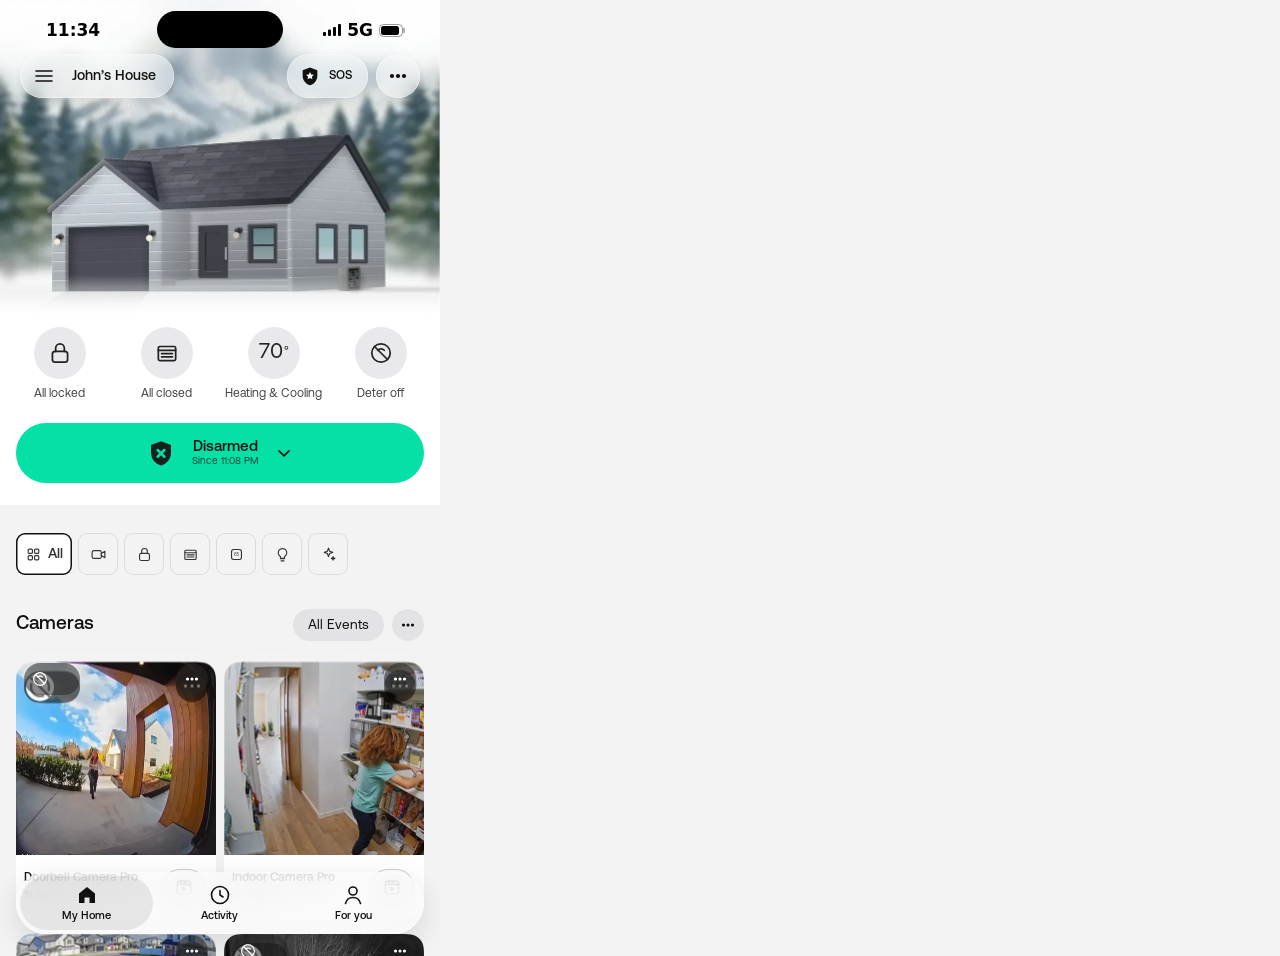
<file: pitch/assets/appemu/index.html>
<!doctype html>
<html lang="en"><head><meta charset="utf-8">
<meta name="viewport" content="width=440,initial-scale=1,maximum-scale=1,user-scalable=no">
<title>Vivint App</title>
<style id="appLock">/* app, not a website: no text selection, callouts, image dragging or browser zoom */
html{-webkit-text-size-adjust:100%;text-size-adjust:100%;touch-action:pan-x pan-y}
*,*::before,*::after{-webkit-user-select:none;user-select:none;-webkit-touch-callout:none;-webkit-tap-highlight-color:transparent}
input,textarea,select,[contenteditable]:not([contenteditable="false"]),[contenteditable]:not([contenteditable="false"]) *{-webkit-user-select:text;user-select:text;-webkit-touch-callout:default}
img,svg,video,canvas,a{-webkit-user-drag:none;user-drag:none}</style>
<script id="appLockJs">(function(){var no=function(e){e.preventDefault()},ed=function(t){return t&&t.closest&&t.closest('input,textarea,select,[contenteditable]:not([contenteditable="false"])')};
['gesturestart','gesturechange','gestureend'].forEach(function(t){document.addEventListener(t,no,{passive:false})});
document.addEventListener('dragstart',function(e){if(!(e.target.closest&&e.target.closest('[draggable="true"]')))e.preventDefault()},true);
document.addEventListener('selectstart',function(e){if(!ed(e.target))e.preventDefault()},true);
document.addEventListener('contextmenu',function(e){if(!ed(e.target))e.preventDefault()},true);
addEventListener('wheel',function(e){if(e.ctrlKey)e.preventDefault()},{passive:false});
addEventListener('keydown',function(e){if((e.ctrlKey||e.metaKey)&&/^(\+|=|-|_|0)$/.test(e.key))e.preventDefault()});})();</script>
<style>
@font-face{font-family:"Vivint Sans";src:url(../fonts/VivintSans-Regular.woff) format("woff");font-weight:400;font-display:swap}
@font-face{font-family:"Vivint Sans";src:url(../fonts/VivintSans-Medium.woff) format("woff");font-weight:500 600;font-display:swap}
@font-face{font-family:"Vivint Sans";src:url(../fonts/VivintSans-Bold.woff) format("woff");font-weight:700;font-display:swap}
html,body{margin:0;width:440px;height:956px;overflow:hidden;background:#f3f3f3;overscroll-behavior:none}
#app{position:fixed;left:0;top:0;width:440px;height:956px;overflow:hidden}
#app .ae-app{transform:none}
</style>
<link rel="stylesheet" href="appemu.css?v=1">
</head><body>
<!-- the Vivint app on its own, 440 x 956 pt, full frame: the 3D Home docks this page onto the phone on the kitchen island -->
<div id="app"></div>
<script src="appemu.js?v=3"></script>
<script>AppEmu.mount(document.getElementById('app')); window.__appReady = true;</script>
</body></html>
</file>
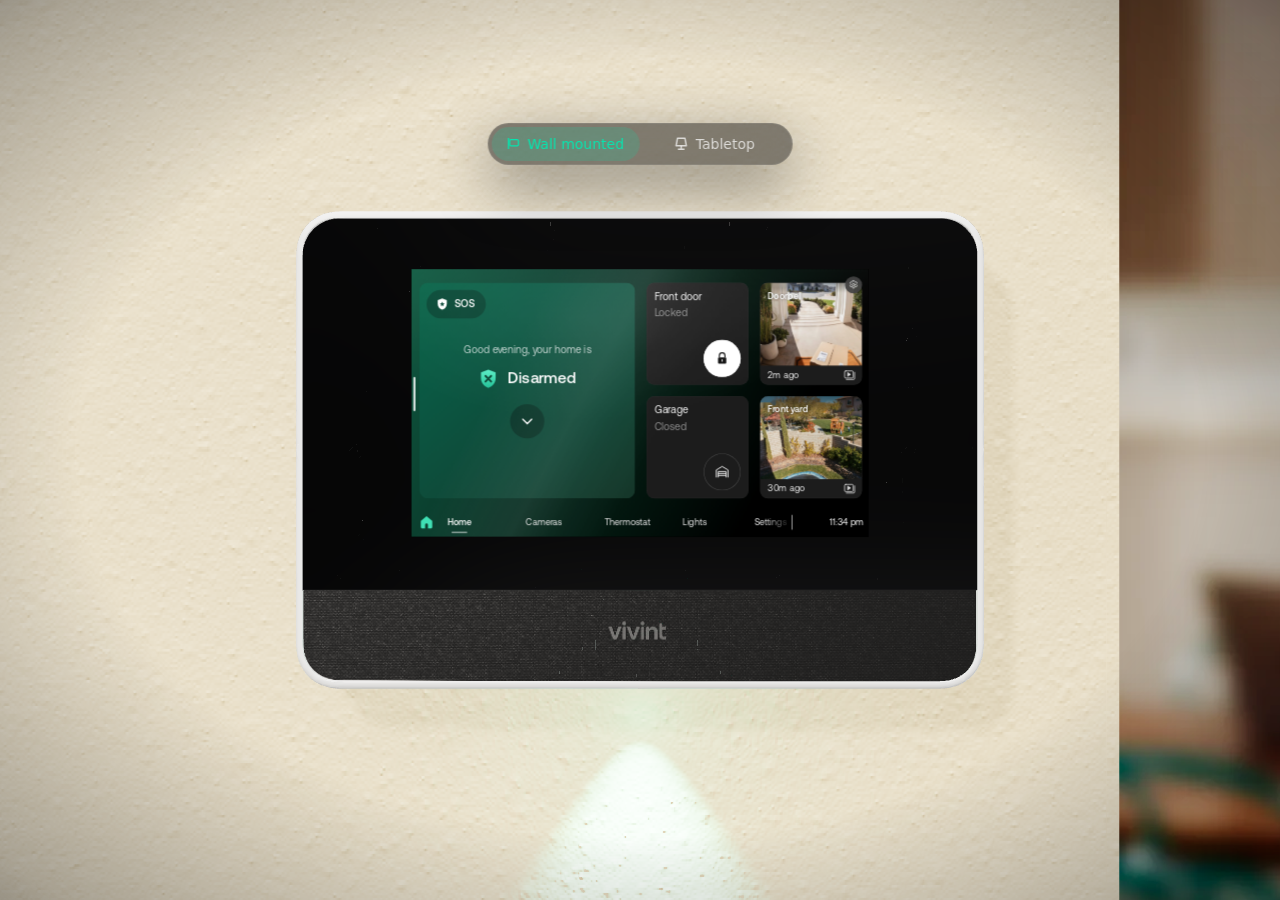
<file: pitch/assets/emu/index.html>
<!doctype html>
<html lang="en"><head><meta charset="utf-8">
<meta name="viewport" content="width=device-width,initial-scale=1,maximum-scale=1,user-scalable=no">
<title>Smart Hub Pro 2 Emulator</title>
<style>
html,body{margin:0;height:100%;background:#000;overflow:hidden;overscroll-behavior:none;-webkit-user-select:none;user-select:none;-webkit-touch-callout:none}
#stage{position:fixed;inset:0;background:radial-gradient(70% 60% at 50% 46%,#1a1d1f 0%,#0b0c0d 55%,#000 100%)}
#gl{position:absolute;inset:0;width:100%;height:100%;touch-action:none;cursor:grab;outline:none}
#gl:active{cursor:grabbing}
#css{position:absolute;inset:0;pointer-events:none}
#vig{position:absolute;inset:0;pointer-events:none;background:radial-gradient(ellipse 80% 78% at 50% 50%,rgba(0,0,0,0) 55%,rgba(0,0,0,.28) 85%,rgba(0,0,0,.5) 100%)}
#hint{display:none!important}
#dim{position:absolute;inset:0;pointer-events:none;opacity:0}
#css>div,#css>div>div{pointer-events:none}
#scr{pointer-events:auto}
#glare{position:absolute;inset:0;pointer-events:none;z-index:200;mix-blend-mode:screen;opacity:.0;transition:opacity .4s}
body:not(.modes) #mode{opacity:0!important;pointer-events:none!important}
#mode{transition:opacity .4s;position:fixed;left:50%;top:196px;transform:translate(-50%,0);display:flex;padding:4px;border-radius:22px;background:rgba(20,20,22,.5);box-shadow:0 20px 60px rgba(0,0,0,.45),inset 0 0 0 1px rgba(255,255,255,.08);-webkit-backdrop-filter:blur(24px) saturate(1.4);backdrop-filter:blur(24px) saturate(1.4);z-index:5}
#mode .ind{position:absolute;top:4px;bottom:4px;left:4px;width:calc(50% - 4px);border-radius:18px;background:rgba(5,229,175,.16);transition:transform .45s cubic-bezier(.22,.8,.24,1)}
#mode[data-m=table] .ind{transform:translateX(100%)}
#mode button{position:relative;flex:1;display:flex;align-items:center;justify-content:center;gap:7px;height:34px;padding:0 16px;min-width:146px;border:0;background:none;color:rgba(255,255,255,.72);font:500 14px -apple-system,system-ui,sans-serif;cursor:pointer;transition:color .3s;white-space:nowrap}
#mode button.on{color:#05E5AF}
#hint{position:fixed;left:50%;bottom:22px;transform:translateX(-50%);display:flex;gap:26px;align-items:center;font:500 15px/1 -apple-system,system-ui,sans-serif;color:rgba(255,255,255,.62);letter-spacing:.01em;transition:opacity .6s;pointer-events:none;white-space:nowrap}
#hint span{display:flex;align-items:center;gap:9px}
#hint i{width:7px;height:7px;border-radius:50%;background:#05E5AF;box-shadow:0 0 10px #05E5AF}
#front{position:fixed;left:50%;bottom:58px;transform:translate(-50%,16px);opacity:0;pointer-events:none;height:40px;padding:0 20px;border-radius:20px;border:0;background:rgba(40,40,42,.9);color:#fff;font:500 15px -apple-system,system-ui,sans-serif;display:flex;align-items:center;gap:9px;transition:opacity .35s,transform .45s cubic-bezier(.22,.8,.24,1);-webkit-backdrop-filter:blur(12px);backdrop-filter:blur(12px);cursor:pointer}
#front.on{opacity:1;transform:translate(-50%,0);pointer-events:auto}
#front svg{flex:none}
#load{position:fixed;inset:0;display:flex;align-items:center;justify-content:center;color:#777;font:14px -apple-system,system-ui,sans-serif;transition:opacity .6s;pointer-events:none}
#load i{width:28px;height:28px;border-radius:50%;border:2.5px solid #333;border-top-color:#05E5AF;animation:sp .9s linear infinite}
@keyframes sp{to{transform:rotate(360deg)}}
body.flat #gl{display:none}
body.flat #scr{position:fixed;transform-origin:0 0;border-radius:14px;box-shadow:0 0 0 14px #0c0c0c,0 0 0 16px #e9eae8}
body.one #scr{box-shadow:none;border-radius:0}body.one #hint{display:none}
/* ===== Smart Hub Pro 2 UI — 1280×750 design canvas ===== */
@font-face{font-family:VS;src:url(../fonts/VivintSans-Regular.woff) format('woff');font-weight:400}
@font-face{font-family:VS;src:url(../fonts/VivintSans-Medium.woff) format('woff');font-weight:500}
@font-face{font-family:VS;src:url(../fonts/VivintSans-Bold.woff) format('woff');font-weight:700}
@font-face{font-family:VS;src:url(../fonts/VivintSans-Light.woff) format('woff');font-weight:300}
#scr{--mint:#3fe0b4;--or:#ff7a1a;--ease:cubic-bezier(.22,.8,.24,1);position:absolute;left:0;top:0;width:1280px;height:750px;overflow:hidden;background:#000;color:#fff;font-family:VS,-apple-system,system-ui,sans-serif;font-weight:400;-webkit-user-select:none;user-select:none;-webkit-tap-highlight-color:transparent;backface-visibility:hidden;-webkit-backface-visibility:hidden;cursor:default;letter-spacing:-.005em}
#scr *{box-sizing:border-box}
:where(#scr button){font:inherit;color:inherit;background:none;border:0;padding:0;cursor:pointer;-webkit-tap-highlight-color:transparent}
:where(#scr svg){display:block;flex:none}
#scr .L{position:absolute;inset:0}
#scr [hidden]{display:none!important}
/* press feedback everywhere */
#scr .tap{transition:transform .18s var(--ease),filter .18s,background-color .25s,opacity .25s}
#scr .tap:active,#scr .tap.pr{transform:scale(.965);filter:brightness(1.18)}
#scr .lt .tap:active,#scr .lt .tap.pr{filter:brightness(.94)}

/* ---------- dark world ---------- */
#dk{background:#000}
#dk .bg{position:absolute;inset:0;transition:opacity .6s}
#dk .bg.g{background:radial-gradient(120% 140% at 0% 0%,#163d2e 0%,#0c1c17 38%,#050a08 62%,#000 80%)}
#dk .bg.o{background:radial-gradient(120% 140% at 0% 0%,#45200e 0%,#211009 40%,#0a0503 62%,#000 80%);opacity:0}
#dk.arm .bg.o{opacity:1}
.tabv{position:absolute;left:0;top:0;width:1280px;height:668px;opacity:0;pointer-events:none;transition:opacity .35s var(--ease),transform .45s var(--ease);transform:translateY(10px)}
.tabv.on{opacity:1;pointer-events:auto;transform:none}

/* bottom nav (dark) */
#nvD{position:absolute;left:0;right:0;bottom:0;height:82px;transition:background .4s}
#nvD .hm{position:absolute;left:22px;top:20px;width:40px;height:40px}
#nvD .sc{position:absolute;left:78px;width:988px;top:0;height:82px;overflow-x:auto;overflow-y:hidden;scrollbar-width:none;-webkit-mask:linear-gradient(90deg,transparent 0,#000 22px,#000 92%,transparent 100%);mask:linear-gradient(90deg,transparent 0,#000 22px,#000 92%,transparent 100%);touch-action:pan-x}
#nvD .sc::-webkit-scrollbar{display:none}
#nvD .row{display:flex;align-items:center;height:82px;padding-left:22px;width:max-content;padding-right:40px}
#nvD .it{font-size:25px;color:#e9e9e9;margin-right:0;position:relative;height:82px;display:flex;align-items:center;white-space:nowrap}
#nvD .it.n{width:220px}
#nvD .it.n:nth-child(4){width:200px}
#nvD .it.on{color:#fff;font-weight:500}
#nvD .it.n::after{content:"";position:absolute;left:0;width:0;bottom:12px;height:2.5px;border-radius:2px;background:#fff;transition:width .35s var(--ease)}
#nvD .it.n.on::after{width:44px;left:12px}
#nvD .st{display:flex;align-items:center;gap:38px;margin-left:30px;height:82px}
#nvD .st button{width:44px;height:44px;display:flex;align-items:center;justify-content:center;color:#fff}
#nvD .dv{position:absolute;left:1065px;top:20px;width:2px;height:42px;background:#d9d9d9;border-radius:1px}
#nvD .tm{position:absolute;right:14px;top:0;height:82px;display:flex;align-items:center;font-size:25px;color:#fff}

/* home */
#hm{overflow-x:auto;overflow-y:hidden;scrollbar-width:none;touch-action:pan-x;scroll-snap-type:x proximity}
#hm::-webkit-scrollbar{display:none}
#hm .strip{position:relative;width:1930px;height:668px}
.sec{position:absolute;left:22px;top:38px;width:604px;height:604px;border-radius:24px;overflow:hidden;scroll-snap-align:start;scroll-margin-left:22px}
.sec .fill{position:absolute;inset:0;transition:opacity .7s}
.sec .fill.g{background:linear-gradient(140deg,#076448 0%,#0b5843 30%,#104636 70%,#163629 100%)}
.sec .fill.o{background:linear-gradient(140deg,#c04a18 0%,#b23f12 35%,#a03510 70%,#872a09 100%);opacity:0}
#dk.arm .sec .fill.o{opacity:1}
.sos{position:absolute;left:20px;top:20px;height:80px;padding:0 30px 0 26px;border-radius:40px;background:rgba(0,0,0,.26);display:flex;align-items:center;gap:16px;font-size:29px;font-weight:500}
.sec .gm{position:absolute;left:0;right:0;top:172px;text-align:center;font-size:29px;color:rgba(255,255,255,.72)}
.sec .stt{position:absolute;left:0;right:0;top:240px;display:flex;justify-content:center;align-items:center;gap:26px;font-size:44px;font-weight:500}
.sec .stt span{display:inline-block}
.sec .chev{position:absolute;left:254px;top:340px;width:96px;height:96px;border-radius:50%;background:rgba(0,0,0,.28);display:flex;align-items:center;justify-content:center}
.tl{position:absolute;width:286px;height:286px;border-radius:22px;background:#1c1c1c;box-shadow:inset 0 0 0 1px rgba(255,255,255,.05);overflow:hidden}
.tl .t1{position:absolute;left:22px;top:24px;font-size:29px;color:#f4f4f4}
.tl .t2{position:absolute;left:22px;top:70px;font-size:29px;color:#8b8b8b;transition:color .3s}
.lk{position:absolute;right:22px;bottom:22px;width:104px;height:104px;border-radius:50%;display:flex;align-items:center;justify-content:center;transition:background .35s var(--ease),box-shadow .35s,color .35s;box-shadow:inset 0 0 0 1.5px #4b4b4b;color:#fff}
.lk.on{background:#fff;box-shadow:inset 0 0 0 1.5px #fff;color:#111}
.lk .spin{position:absolute;inset:-2px;border-radius:50%;border:3px solid transparent;border-top-color:var(--mint);opacity:0;animation:spin .8s linear infinite}
.lk.busy .spin{opacity:1}
@keyframes spin{to{transform:rotate(360deg)}}
.ct .im{position:absolute;left:0;top:0;width:286px;height:232px;background-size:cover;background-position:center}
.ct .nm{position:absolute;left:22px;top:24px;font-size:25px;font-weight:500;text-shadow:0 1px 6px rgba(0,0,0,.55)}
.ct .ft{position:absolute;left:0;right:0;bottom:0;height:54px;display:flex;align-items:center;justify-content:space-between;padding:0 18px 0 22px;font-size:25px;color:#eee}
.th .big{position:absolute;left:20px;bottom:6px;font-size:132px;font-weight:500;letter-spacing:-.03em;line-height:1}
.th.cur .big{background:linear-gradient(180deg,#ffb58e,#f08a5d);-webkit-background-clip:text;background-clip:text;color:transparent}
.th.cool{background:linear-gradient(160deg,#55689a,#3f5285)}

/* cameras */
#cm .vae{position:absolute;right:46px;top:26px;font-size:23px;display:flex;align-items:center;gap:12px;color:#eee}
#cm .sc{position:absolute;left:0;right:0;top:110px;height:540px;overflow-x:auto;overflow-y:hidden;scrollbar-width:none;touch-action:pan-x}
#cm .sc::-webkit-scrollbar{display:none}
#cm .row{display:flex;gap:32px;padding:18px 20px;width:max-content}
.cc{position:relative;height:503px;border-radius:18px;overflow:hidden;background:#1c1c1c;flex:none}
.cc .im{position:absolute;left:0;top:0;right:0;height:383px;background-size:cover;background-position:center}
.cc .n1{position:absolute;left:20px;top:405px;font-size:29px}
.cc .n2{position:absolute;left:20px;top:446px;font-size:25px;color:#a9a9a9}
.cc .cl{position:absolute;right:20px;top:420px}
.dt{position:absolute;left:24px;top:22px;height:76px;padding:0 28px 0 8px;border-radius:38px;background:rgba(40,40,40,.86);display:flex;align-items:center;gap:14px;font-size:30px}
.dt .bn{width:60px;height:60px;border-radius:50%;background:#fff;color:#111;display:flex;align-items:center;justify-content:center;transition:background .3s,color .3s}
.dt.on .bn{background:var(--mint)}

/* thermostat */
#tm{transition:background .5s}
#tm{background:#00479a}
#tm.heat{background:#b4471a}#tm.off{background:#2c2c2e}#tm.auto{background:#33507a}
#tm .l{position:absolute;left:0;width:647px;top:0;height:668px;text-align:center}
#tm .h1{position:absolute;left:0;right:0;top:198px;font-size:65px;font-weight:500}
#tm .h2{position:absolute;left:0;right:0;top:308px;font-size:44px;display:flex;justify-content:center;align-items:center;gap:14px}
#tm .pl{position:absolute;top:425px;width:284px;height:84px;border-radius:42px;background:#fff;color:#0a4aa0;font-size:31px;display:flex;align-items:center;justify-content:center;gap:12px;transition:color .4s}
#tm.heat .pl{color:#b4471a}#tm.off .pl{color:#2c2c2e}#tm.auto .pl{color:#33507a}
#tm .dvd{position:absolute;left:646px;top:152px;width:2px;height:420px;background:rgba(255,255,255,.22)}
#tm .r{position:absolute;left:648px;right:0;top:0;height:668px}
#tm .ar{position:absolute;left:50%;width:120px;height:100px;margin-left:-60px;display:flex;align-items:center;justify-content:center}
#tm .spv{position:absolute;left:0;right:0;top:262px;text-align:center;font-size:170px;font-weight:500;line-height:1;letter-spacing:-.02em}
#tm .spv sup{position:absolute;font-size:46px;margin-left:8px;top:6px}
#tm .ic{position:absolute;bottom:14px;display:flex;gap:46px;right:44px}
#tm .ic button{width:44px;height:44px;display:flex;align-items:center;justify-content:center}
#tm .num{display:inline-block;transition:transform .25s var(--ease),opacity .25s}

/* lights */
#lt .hd{position:absolute;left:36px;top:34px;font-size:34px;font-weight:500}
#lt .gr{position:absolute;left:36px;top:104px;right:36px;display:grid;grid-template-columns:repeat(3,1fr);gap:28px}
.lc{height:250px;border-radius:22px;background:#1c1c1c;box-shadow:inset 0 0 0 1px rgba(255,255,255,.05);position:relative;overflow:hidden;transition:background .4s}
.lc.on{background:linear-gradient(160deg,#3a3320,#24211a)}
.lc .n{position:absolute;left:24px;top:24px;font-size:29px}
.lc .s{position:absolute;left:24px;top:68px;font-size:25px;color:#8b8b8b}
.lc.on .s{color:#ffd77a}
.lc .bl{position:absolute;right:22px;top:22px;width:84px;height:84px;border-radius:50%;box-shadow:inset 0 0 0 1.5px #4b4b4b;display:flex;align-items:center;justify-content:center;transition:all .35s}
.lc.on .bl{background:#ffd15c;color:#2a2210;box-shadow:0 0 40px rgba(255,209,92,.45)}
.lc .dim{position:absolute;left:24px;right:24px;bottom:30px;height:46px;border-radius:23px;background:#2c2c2c;overflow:hidden;touch-action:none}
.lc .dim i{position:absolute;left:0;top:0;bottom:0;background:#4a4a4a;border-radius:23px;transition:background .35s}
.lc.on .dim i{background:linear-gradient(90deg,#c89c3a,#ffd15c)}

/* overlays (dark) */
.ov{position:absolute;inset:0;z-index:10;opacity:0;pointer-events:none;transition:opacity .35s var(--ease)}
.ov.on{opacity:1;pointer-events:auto}
#arm .bgx{position:absolute;inset:0;opacity:.93;background:radial-gradient(110% 130% at 0% 10%,#1a4a37 0%,#0f2a20 34%,#070e0b 60%,#000 82%);transition:opacity .6s}
#arm .bgx.o{background:radial-gradient(110% 130% at 0% 10%,#8a2c09 0%,#5a1d08 32%,#2a1004 58%,#0b0601 82%);opacity:0}
#arm.arm .bgx.o{opacity:.93}
#arm .opt{position:absolute;left:1093px;top:17px;height:83px;padding:0 34px;border-radius:42px;box-shadow:inset 0 0 0 2px rgba(255,255,255,.75);font-size:35px;display:flex;align-items:center}
.ap{position:absolute;left:27px;width:576px;height:134px;border-radius:67px;background:rgba(255,255,255,.1);box-shadow:inset 0 0 0 1px rgba(255,255,255,.06);display:flex;align-items:center;padding-left:44px;gap:30px;text-align:left;transition:background .45s var(--ease),transform .5s var(--ease),opacity .4s}
.ap .tx b{display:block;font-weight:400;font-size:37px;line-height:1.15}
.ap .tx small{display:block;font-size:31px;color:rgba(255,255,255,.75);line-height:1.2}
.ap.cur.g{background:#1e5c46}
.ap.cur.o{background:#c34719}
#arm .ap{transform:translateX(-30px);opacity:0}
#arm.on .ap{transform:none;opacity:1}
#arm.on .ap:nth-of-type(2){transition-delay:.04s}#arm.on .ap:nth-of-type(3){transition-delay:.08s}
#arm .cnt{position:absolute;left:660px;right:60px;top:250px;text-align:center;font-size:30px;color:rgba(255,255,255,.75);opacity:0;transition:opacity .4s}
#arm .cnt b{display:block;font-size:120px;font-weight:500;color:#fff;line-height:1.1}
#arm.cd .cnt{opacity:1}

#sopt .dim{position:absolute;inset:0;background:rgba(0,0,0,.55)}
#sopt .pn{position:absolute;left:427px;top:0;right:0;bottom:0;background:#1c1c1c;transform:translateX(100%);transition:transform .45s var(--ease)}
#sopt.on .pn{transform:none}
#sopt .x{position:absolute;right:14px;top:12px;width:48px;height:48px;display:flex;align-items:center;justify-content:center}
#sopt h3{position:absolute;left:82px;top:144px;margin:0;font-size:45px;font-weight:500}
.so{position:absolute;left:82px;height:85px;padding:0 40px 0 34px;border-radius:43px;box-shadow:inset 0 0 0 2px rgba(255,255,255,.75);display:flex;align-items:center;gap:24px;font-size:33px;transition:background .3s,color .3s}
.so.on{background:#fff;color:#111}
.socap{position:absolute;left:82px;font-size:25px;color:#e0e0e0}

#sos{background:#000}
#sos .bk{position:absolute;left:12px;top:12px;height:52px;padding:0 14px;display:flex;align-items:center;gap:16px;font-size:29px}
#sos h2{position:absolute;left:27px;top:224px;width:560px;margin:0;font-size:46px;font-weight:500;line-height:1.27}
#sos p{position:absolute;left:27px;top:448px;width:560px;margin:0;font-size:29px;line-height:1.36;color:#e6e6e6}
.sp{position:absolute;left:689px;width:575px;height:143px;border-radius:72px;background:#1d1d1d;box-shadow:inset 0 0 0 1px rgba(255,255,255,.08);display:flex;align-items:center;gap:30px;padding-left:30px;text-align:left;overflow:hidden}
.sp .ci{width:76px;height:76px;border-radius:50%;display:flex;align-items:center;justify-content:center;position:relative;z-index:1}
.sp .tx{position:relative;z-index:1}
.sp .tx b{display:block;font-weight:500;font-size:36px}
.sp .tx small{display:block;font-size:30px;color:#e2e2e2}
.sp .pg{position:absolute;left:0;top:0;bottom:0;width:0;opacity:.28}
.sp.hold .pg{width:100%;transition:width 3s linear}
#sos .ah{position:absolute;inset:0;display:flex;flex-direction:column;align-items:center;justify-content:center;text-align:center;opacity:0;pointer-events:none;transition:opacity .4s;background:#000}
#sos.fired .ah{opacity:1;pointer-events:auto}
#sos .ah .ring{width:180px;height:180px;border-radius:50%;display:flex;align-items:center;justify-content:center;animation:pulse 1.4s ease-out infinite}
#sos .ah h4{margin:40px 0 10px;font-size:48px;font-weight:500}
#sos .ah div{font-size:29px;color:#cfcfcf}
#sos .ah button{margin-top:44px;height:84px;padding:0 54px;border-radius:42px;box-shadow:inset 0 0 0 2px rgba(255,255,255,.8);font-size:32px}
@keyframes pulse{0%{box-shadow:0 0 0 0 var(--pc)}100%{box-shadow:0 0 0 70px transparent}}

#live{background:#000}
#live .im{position:absolute;left:0;top:0;width:1109px;height:750px;background-size:cover;background-position:center;animation:drift 18s ease-in-out infinite alternate}
#live .im.por{background-size:contain;background-repeat:no-repeat}
@keyframes drift{from{transform:scale(1.0)}to{transform:scale(1.035) translate(-6px,4px)}}
#live .mask{position:absolute;left:0;top:0;width:1109px;height:750px;overflow:hidden}
#live .lv{position:absolute;left:0;width:1109px;top:28px;display:flex;justify-content:center;align-items:center;gap:14px;font-size:33px;text-shadow:0 1px 6px rgba(0,0,0,.4)}
#live .lv i{width:24px;height:24px;border-radius:50%;background:#e8431f;animation:blink 1.6s infinite}
@keyframes blink{50%{opacity:.35}}
#live .rl{position:absolute;left:1109px;top:0;right:0;bottom:0;background:#151a1c;display:flex;flex-direction:column;align-items:center;justify-content:space-evenly;padding:18px 0}
.rb{display:flex;flex-direction:column;align-items:center;gap:12px;font-size:26px;color:#fff}
.rb .c{width:104px;height:104px;border-radius:50%;box-shadow:inset 0 0 0 2px rgba(255,255,255,.55);display:flex;align-items:center;justify-content:center;transition:background .3s,color .3s,box-shadow .3s}
.rb.on .c{background:#fff;color:#111;box-shadow:inset 0 0 0 2px #fff}
.rb.talk.on .c{background:var(--mint);box-shadow:0 0 0 10px rgba(63,224,180,.18)}
.rb.lite.on .c{background:#ffd15c;color:#2a2210;box-shadow:0 0 30px rgba(255,209,92,.5)}
#live .edge{position:absolute;left:0;top:0;width:44px;height:750px;display:flex;align-items:center}
#live .edge i{width:6px;height:96px;border-radius:3px;background:rgba(255,255,255,.85);margin-left:6px;box-shadow:0 0 8px rgba(0,0,0,.4)}
#live .gear{position:absolute;right:192px;top:20px;width:64px;height:64px;display:flex;align-items:center;justify-content:center}
#live .wave{position:absolute;left:50%;bottom:44px;transform:translateX(-50%);display:flex;gap:8px;align-items:center;height:60px;padding:0 30px;border-radius:30px;background:rgba(0,0,0,.45);opacity:0;transition:opacity .3s}
#live.talk .wave{opacity:1}
#live .wave i{width:6px;border-radius:3px;background:var(--mint);animation:wv .9s ease-in-out infinite}
@keyframes wv{0%,100%{height:12px}50%{height:40px}}
#live .toast,#scr .toast{position:absolute;left:50%;top:22px;transform:translate(-50%,-10px);padding:16px 30px;border-radius:30px;background:rgba(20,20,20,.82);font-size:26px;opacity:0;transition:all .35s var(--ease);pointer-events:none;white-space:nowrap;z-index:50}
#scr .toast.on{opacity:1;transform:translate(-50%,0)}

#ev{background:#000}
#ev .bk{position:absolute;left:12px;top:12px;height:52px;padding:0 14px;display:flex;align-items:center;gap:16px;font-size:29px}
#ev h3{position:absolute;left:0;right:0;top:18px;text-align:center;margin:0;font-size:31px;font-weight:500}
#ev .ls{position:absolute;left:0;right:0;top:84px;bottom:82px;overflow-y:auto;padding:10px 30px 30px;scrollbar-width:none;touch-action:pan-y}
#ev .ls::-webkit-scrollbar{display:none}
.evr{display:flex;align-items:center;gap:26px;height:132px;border-bottom:1px solid #262626}
.evr .th{width:170px;height:104px;border-radius:12px;background-size:cover;background-position:center;flex:none}
.evr b{display:block;font-weight:400;font-size:29px}
.evr small{display:block;font-size:24px;color:#9a9a9a;margin-top:4px}
.evr .tg{margin-left:auto;font-size:22px;padding:8px 18px;border-radius:20px;background:#232323;color:#ddd}

/* status popover */
#pop{position:absolute;width:264px;height:190px;border-radius:22px;background:#fff;color:#111;display:flex;flex-direction:column;align-items:center;justify-content:flex-start;padding-top:28px;opacity:0;transform:translateY(12px) scale(.96);transform-origin:50% 100%;transition:opacity .25s,transform .3s var(--ease);pointer-events:none;z-index:40}
#pop.on{opacity:1;transform:none;pointer-events:auto}
#pop::after{content:"";position:absolute;left:50%;bottom:-11px;margin-left:-12px;border:12px solid transparent;border-bottom:0;border-top-color:#fff}
#pop b{font-size:26px;font-weight:500}
#pop .pi{height:86px;display:flex;align-items:center}
#pop small{font-size:17px;color:#333}

/* ---------- light world (settings) ---------- */
.lt{background:#fff;color:#1c1c1c}
#st .sd{position:absolute;left:0;top:0;width:421px;height:632px;background:#fff}
#st .cap{position:absolute;left:37px;top:36px;font-size:21px;color:#8b8b8b;letter-spacing:.02em}
#st .si{position:absolute;left:24px;height:62px;width:370px;display:flex;align-items:center;gap:26px;padding-left:12px;border-radius:12px;font-size:28px;color:#262626;transition:background .25s}
#st .si.on{font-weight:500}
#st .si.on svg{color:#262626}
#st .si svg{color:#555}
#st .mn{position:absolute;left:421px;top:0;right:0;height:632px;background:#ebebeb;overflow:hidden;box-shadow:inset 1px 0 0 #d8d8d8}
.pg2{position:absolute;inset:0;transition:transform .42s var(--ease),opacity .3s;background:#ebebeb}
.pg2.r{transform:translateX(100%)}
.pg2.l{transform:translateX(-30%);opacity:0}
.pg2 .hd{position:absolute;left:0;right:0;top:0;height:96px;display:flex;align-items:center;justify-content:center;font-size:28px;color:#262626;z-index:2;background:#ebebeb}
.pg2 .hd .bk{position:absolute;left:24px;top:22px;height:52px;padding:0 10px;display:flex;align-items:center;gap:8px;font-size:28px;color:#262626}
.pg2 .bd{position:absolute;left:0;right:0;top:96px;bottom:0;overflow-y:auto;padding:4px 34px 40px 30px;scrollbar-width:thin;scrollbar-color:#9e9e9e transparent;touch-action:pan-y}
.pg2 .bd::-webkit-scrollbar{width:7px}.pg2 .bd::-webkit-scrollbar-thumb{background:#a4a4a4;border-radius:4px}
.gp{background:#fff;border:1.5px solid #cfcfcf;margin-bottom:26px}
.gp>*+*{border-top:1.5px solid #d4d4d4}
.rw{display:flex;align-items:center;min-height:90px;padding:0 30px 0 36px;font-size:29px;color:#262626;gap:18px;width:100%;text-align:left;background:#fff;transition:background .2s}
.rw:active{background:#f2f2f2}
.rw .v{margin-left:auto;color:#262626;display:flex;align-items:center;gap:22px}
.rw .v.g{color:#555}
.rw .ic{width:30px;display:flex;justify-content:center;color:#444;margin-right:4px}
.rw.add{color:#ff6b00}
.rw.add .ic{color:#ff6b00}
.rw.dg{color:#ff6b00}
.ttl{font-size:21px;color:#3a3a3a;letter-spacing:.03em;margin:22px 0 10px 4px}
.cap2{font-size:21px;color:#3a3a3a;margin:-14px 0 26px 36px;line-height:1.35}
.tg{width:82px;height:46px;border-radius:23px;background:#2a2a2a;position:relative;flex:none;transition:background .3s}
.tg i{position:absolute;left:4px;top:4px;width:38px;height:38px;border-radius:50%;background:#fff;transition:transform .3s var(--ease)}
.tg.on{background:#ff6b00}
.tg.on i{transform:translateX(36px)}
.sl{position:relative;flex:1;height:46px;display:flex;align-items:center;touch-action:none}
.sl .tr{position:absolute;left:0;right:0;height:2.5px;background:#262626;border-radius:2px}
.sl .fl{position:absolute;left:0;height:2.5px;background:#ff6b00;border-radius:2px}
.sl .kn{position:absolute;width:30px;height:30px;margin-left:-15px;border-radius:50%;background:#fff;box-shadow:inset 0 0 0 2.5px #262626}
.sl.o .kn{box-shadow:inset 0 0 0 2.5px #ff6b00}
.sl .tk{position:absolute;width:2px;height:16px;background:#262626}
.seg{display:flex;border-radius:24px;background:#e6e6e6;overflow:hidden;height:48px}
.seg button{padding:0 22px;font-size:26px;color:#8a8a8a!important;transition:background .3s,color .3s}
.seg button.on{background:#ff6b00;color:#fff!important;border-radius:24px}
.dd{overflow:hidden;max-height:0;transition:max-height .4s var(--ease);background:#fafafa}
.dd.on{max-height:520px}
.dd .op{display:flex;align-items:center;justify-content:space-between;height:74px;padding:0 44px 0 60px;font-size:27px;width:100%;color:#262626}
.dd .op.on{color:#ff6b00}
.cf{color:#3ba9dd}.hf{color:#ff6b00}
.chv{transition:transform .35s var(--ease)}
.chv.up{transform:rotate(180deg)}
.tp{display:flex;align-items:center;justify-content:center;gap:28px;padding:22px 10px;font-size:28px;background:#fff;box-shadow:0 10px 24px rgba(0,0,0,.12) inset}
.tp .cl{display:flex;flex-direction:column;align-items:center;gap:4px}
.tp .cl button{width:44px;height:36px;display:flex;align-items:center;justify-content:center}
.tp .lb{margin-right:6px}
/* add device */
.dg2{display:grid;grid-template-columns:repeat(3,227px);gap:25px;padding:6px 0 30px 24px}
.dvt{width:227px;height:224px;background:#fff;border:1.5px solid #cfcfcf;display:flex;flex-direction:column;align-items:center;justify-content:flex-start;padding-top:28px;font-size:25px;line-height:1.1;text-align:center;color:#262626}
.dvt .pic{height:112px;display:flex;align-items:center;justify-content:center;margin-bottom:12px}
.dvt .pic img{max-height:100%;max-width:150px;display:block}
/* searching modal */
#srch{position:absolute;left:0;right:0;top:0;height:750px;background:#fff;z-index:20;opacity:0;pointer-events:none;transition:opacity .35s}
#srch.on{opacity:1;pointer-events:auto}
#srch .x{position:absolute;right:20px;top:18px;width:56px;height:56px;display:flex;align-items:center;justify-content:center;color:#666}
#srch .cir{position:absolute;left:106px;top:171px;width:400px;height:400px;border-radius:50%;background:#b5e9dd;animation:br 2.6s ease-in-out infinite}
@keyframes br{50%{transform:scale(.92);background:#9fe2d2}}
#srch img{position:absolute;left:306px;top:174px;height:394px;transform:translateX(-50%)}
#srch h4{position:absolute;left:639px;top:176px;font-size:44px!important;margin:0;font-size:40px;font-weight:500}
#srch p{position:absolute;left:639px;top:252px;width:570px;margin:0;font-size:28px;line-height:1.36;color:#555}
#srch .sg{position:absolute;left:639px;top:612px;display:flex;font-size:27px!important;align-items:center;gap:14px;font-size:24px;color:#9a9a9a}
#srch .sg i{width:26px;height:26px;border-radius:50%;border:3px solid #ccc;border-top-color:#777;animation:spin .9s linear infinite}
#srch.found .sg{color:#1c9a76}
/* light nav */
#nvL{position:absolute;left:0;right:0;bottom:0;height:118px;background:#fff;display:flex;align-items:center}
#nvL .hm{position:absolute;left:46px;top:40px}
#nvL .it{position:absolute;top:0;height:118px;display:flex;align-items:center;font-size:28px;color:#1c1c1c}
#nvL .dv{position:absolute;left:957px;top:42px;width:2px;height:36px;background:#1c1c1c}
#nvL .bt{position:absolute;left:1052px;top:48px}
#nvL .tm{position:absolute;left:1124px;top:0;height:118px;display:flex;align-items:center;font-size:28px}
/* touchscreen disabled */
#tsd{position:absolute;inset:0;background:rgba(0,0,0,.88);display:flex;flex-direction:column;align-items:center;justify-content:center;color:#fff;opacity:0;pointer-events:none;transition:opacity .4s;z-index:90;text-align:center}
#tsd.on{opacity:1;pointer-events:auto}
#tsd b{font-size:140px;font-weight:500;line-height:1}
#tsd div{font-size:30px;margin-top:20px;color:#ddd}
#tsd small{font-size:22px;color:#8a8a8a;margin-top:30px}
/* world switch */
#dk,#st{transition:opacity .45s var(--ease),transform .45s var(--ease)}
#st{opacity:0;pointer-events:none;transform:scale(1.02)}
#scr.set #st{opacity:1;pointer-events:auto;transform:none}
#scr.set #dk{opacity:0;pointer-events:none;transform:scale(.985)}

/* ---- from the Smart Hub page: garage, deter on, status view, person detected, alarm ---- */
#dk .edgeL{position:absolute;left:0;top:0;width:32px;bottom:100px;z-index:4;touch-action:none}
#dk:not([data-tab=home]) .edgeL,#dk.ed .edgeL,#dk.cm .edgeL,#dk.sh .edgeL{display:none}
#sv{touch-action:none;overflow:hidden;transform-origin:50% 50%}
#sv .svp{overflow:hidden}
#hm .hdl{position:absolute;left:0;top:250px;width:30px;height:200px;z-index:3;display:flex;align-items:center}
#hm .hdl i{width:6px;height:96px;border-radius:3px;background:rgba(255,255,255,.85);margin-left:5px}
.dt.on .bn{background:#ff3b30;color:#fff}
#sv{background:#000}
#sv .b .card{position:absolute;left:70px;top:50px;width:1140px;height:640px;border-radius:22px;overflow:hidden;background:linear-gradient(120deg,#0b0b0b 0%,#0e0f0e 55%,#0f1a15 100%);box-shadow:inset 0 0 0 1px rgba(255,255,255,.05)}
#sv .glow{position:absolute;right:-160px;bottom:-200px;width:620px;height:620px;border-radius:50%;background:radial-gradient(circle,rgba(16,120,84,.55),rgba(16,120,84,0) 65%);transition:background .6s}
#sv.arm .glow{background:radial-gradient(circle,rgba(200,80,20,.55),rgba(200,80,20,0) 65%)}
#sv .svl{position:absolute;left:0;width:560px;top:0;bottom:0;text-align:center}
#sv .wx{position:absolute;left:0;right:0;top:118px;display:flex;justify-content:center;align-items:baseline;gap:14px}
#sv .wx svg{align-self:center}
#sv .wx b{font-weight:400;font-size:66px}
#sv .wx small{font-size:32px;color:#9a9a9a}
#sv .tm2{position:absolute;left:0;right:0;top:222px;font-size:180px;font-weight:300;letter-spacing:-.03em;line-height:1}
#sv .dt2{position:absolute;left:0;right:0;top:450px;font-size:54px}
#sv .chip{position:absolute;left:0;right:0;top:548px;display:flex;justify-content:center;align-items:center;gap:14px;font-size:30px;color:#e6e6e6}
#sv .fc{position:absolute;left:630px;right:70px;top:84px}
#sv .fr{display:flex;align-items:center;height:118px;border-bottom:1.5px solid rgba(255,255,255,.14);font-size:38px}
#sv .fr:last-child{border-bottom:0}
#sv .fr .dn{width:170px}
#sv .fr svg{margin-right:46px}
#sv .fr .hi{font-size:44px;width:100px}
#sv .fr .lo{font-size:26px;color:#9a9a9a;align-self:flex-end;margin-bottom:38px}
#pd{background:#000}
#pd .vid{position:absolute;left:0;top:0;width:795px;height:750px;overflow:hidden;background:#000}
#pd video{width:100%;height:100%;object-fit:cover;display:block}
#pd .rc{position:absolute;left:795px;right:0;top:0;bottom:0;text-align:center}
#pd .d1{margin-top:158px;font-size:34px}
#pd .t1{font-size:88px;line-height:1.15;margin-top:8px}
#pd .d2{font-size:42px;margin-top:6px}
#pd .bt{display:flex;justify-content:center;gap:34px;margin-top:62px}
#pd .rb{font-size:26px;gap:14px}
#pd .rb .c{width:104px;height:104px}
#pd .rb.talk.on .c{background:var(--mint);color:#111;box-shadow:0 0 0 10px rgba(63,224,180,.18)}
#pd .edge{position:absolute;left:0;top:0;width:44px;height:750px;display:flex;align-items:center}
#pd .edge i{width:6px;height:96px;border-radius:3px;background:rgba(255,255,255,.85);margin-left:6px}
#alm{background:linear-gradient(120deg,#ff1d12 0%,#e50a0a 40%,#c40303 75%,#a80000 100%)}
#alm .lt2{position:absolute;left:0;width:750px;top:0;bottom:0;text-align:center}
#alm .lt2 b{display:block;margin-top:160px;font-size:48px;font-weight:500}
#alm .lt2 p{margin:30px 0 0;font-size:35px;line-height:1.45;color:#ffe9e7}
#alm .dots{display:flex;justify-content:center;gap:42px;margin-top:84px}
#alm .dots i{width:34px;height:34px;border-radius:50%;box-shadow:inset 0 0 0 2.5px #fff;transition:background .15s,transform .2s}
#alm .dots i.on{background:#fff;transform:scale(1.08)}
#alm.ok .dots i{background:#fff;animation:okp .5s ease}
@keyframes okp{50%{transform:scale(1.3)}}
#alm .lt2 small{position:absolute;left:0;right:0;bottom:40px;font-size:22px;color:rgba(255,255,255,.55)}
#alm .kp{position:absolute;left:739px;top:61px;width:470px;display:grid;grid-template-columns:repeat(3,148px);grid-auto-rows:148px;gap:13px}
#alm .k{border-radius:50%;background:rgba(255,255,255,.16);font-size:58px;display:flex;align-items:center;justify-content:center;transition:background .12s,transform .12s}
#alm .k:active{background:rgba(255,255,255,.42);transform:scale(.95)}
#alm .w{font-size:31px;display:flex;align-items:center;justify-content:center;border-radius:50%}
#alm .w:active{background:rgba(255,255,255,.12)}

/* status view: two pages that glide, breathing edge glow, slow pixel-shift drift (as on the Smart Hub page) */
#sv .svp{position:absolute;inset:0;transition:transform 1.1s cubic-bezier(.45,.05,.2,1),opacity 1.1s ease}
#sv[data-p=a] .svp.b{transform:translateX(55%);opacity:0}
#sv[data-p=b] .svp.a{transform:translateX(-30%);opacity:0}
#sv .card{animation:drift2 36s ease-in-out infinite alternate}
@keyframes drift2{0%{translate:-8px -4px}50%{translate:6px 5px}100%{translate:9px -6px}}
#sv .a .card{position:absolute;left:0;top:0;width:1280px;height:750px;border-radius:0;animation:none;overflow:hidden;background:linear-gradient(100deg,#0f6e50 0%,#0b5240 28%,#083326 60%,#061b14 100%);transition:background .8s}
#sv.arm .a .card{background:linear-gradient(100deg,#c2491a 0%,#8f3210 30%,#4a1a07 62%,#1d0b03 100%)}
#sv .a .tm2{position:absolute;left:118px;top:272px;width:auto;font-size:190px;font-weight:300;text-align:left}
#sv .wxa{position:absolute;left:760px;top:276px;display:flex;align-items:baseline;gap:12px}
#sv .wxa svg{align-self:center}
#sv .wxa b{font-weight:400;font-size:68px}
#sv .wxa small{font-size:32px;color:rgba(255,255,255,.6)}
#sv .dta{position:absolute;left:760px;top:388px;font-size:50px}
#sv .a .chip{position:absolute;left:54px;top:600px;right:auto;justify-content:flex-start;font-size:31px}
#sv .b .card::after{content:"";position:absolute;inset:0;border-radius:22px;pointer-events:none;box-shadow:inset 0 0 110px 14px rgba(18,150,104,.55);animation:breath 5.5s ease-in-out infinite alternate}
#sv.arm .b .card::after{box-shadow:inset 0 0 110px 14px rgba(214,96,30,.55)}
@keyframes breath{0%{opacity:.05}100%{opacity:1}}
#sv .svp.b::before{content:"";position:absolute;left:44px;top:24px;width:1192px;height:692px;border-radius:34px;background:radial-gradient(120% 140% at 100% 100%,rgba(20,150,104,.75),rgba(12,90,64,.45) 45%,rgba(10,60,44,.25));animation:breath 5.5s ease-in-out infinite alternate;filter:blur(6px)}
#sv.arm .svp.b::before{background:radial-gradient(120% 140% at 100% 100%,rgba(214,96,30,.75),rgba(150,60,18,.45) 45%,rgba(90,34,10,.25))}
#sv .b .card .glow{display:none}
#sv .rh{position:absolute;right:0;top:250px;width:44px;height:250px;z-index:5;display:flex;align-items:center;justify-content:flex-end}
#sv .rh i{width:6px;height:96px;border-radius:3px;background:rgba(255,255,255,.85);margin-right:6px}
#sv .a .tm2{left:132px;top:282px}
#sv .wxa{left:780px;top:286px}
#sv .dta{left:780px;top:398px}
#sv .a .chip{left:64px;top:640px}

/* ===== screen colour: diagonal fade to black, as on the real Hub ===== */
#dk .bg.g{background:linear-gradient(118deg,#0f5a41 0%,#0a3a2b 30%,#03170f 56%,#000 78%)}
#dk .bg.n{background:linear-gradient(118deg,#6b6b6b 0%,#3f3f3f 30%,#151515 58%,#000 80%);opacity:0}
#dk.nr:not(.arm) .bg.n{opacity:1}
.sec .fill.n{background:linear-gradient(140deg,#a9a9a9 0%,#8a8a8a 40%,#666 100%);opacity:0}
#dk.nr:not(.arm) .sec .fill.n{opacity:1}
#dk.nr:not(.arm) .sec .chev{background:rgba(0,0,0,.22)}
.sec .osn{position:absolute;left:0;right:0;top:526px;text-align:center;font-size:29px;text-decoration:underline;text-underline-offset:6px;color:#fff;opacity:0;pointer-events:none;transition:opacity .4s}
#dk.nr:not(.arm) .sec .osn{opacity:1;pointer-events:auto}
#dk.nr:not(.arm) .sec .stt{font-size:42px}
#sv .a .card{background:linear-gradient(118deg,#00a374 0%,#00704f 26%,#00321f 52%,#000 76%)}
#sv.arm .a .card{background:linear-gradient(118deg,#e2561b 0%,#a63c12 28%,#481806 54%,#000 78%)}
#sv.nr:not(.arm) .a .card{background:linear-gradient(118deg,#8a8a8a 0%,#555 28%,#1d1d1d 56%,#000 78%)}
#sv.nr:not(.arm) .svp.b::before{background:radial-gradient(120% 140% at 100% 100%,rgba(150,150,150,.6),rgba(90,90,90,.35) 45%,rgba(60,60,60,.2))}
#sv.nr:not(.arm) .b .card::after{box-shadow:inset 0 0 110px 14px rgba(150,150,150,.45)}
#arm .bgx{opacity:1;background:linear-gradient(118deg,#00875f 0%,#005a3f 28%,#00251a 54%,#000 74%)}
#arm .bgx.o{background:linear-gradient(118deg,#c24a17 0%,#7a2c0c 30%,#2e1004 56%,#000 76%)}
#arm.arm .bgx.o{opacity:1}
#arm .bgx.n{background:linear-gradient(118deg,#7a7a7a 0%,#454545 30%,#161616 58%,#000 78%);opacity:0}
#arm.nr:not(.arm) .bgx.n{opacity:1}
#arm.nr:not(.arm) .ap.cur.g{background:rgba(255,255,255,.2)}
#arm .opt{left:auto;right:36px;top:30px}
/* thermostat fills the whole glass, nav included */
#tm{height:750px;background:transparent!important}
#dk .bg.tc{background:linear-gradient(118deg,#0057b0 0%,#003d86 30%,#001a40 62%,#000 92%);opacity:0}
#dk .bg.th{background:linear-gradient(118deg,#ee561a 0%,#d34a17 35%,#b33b12 68%,#8c2b0c 100%);opacity:0}
#dk[data-tab=therm] .bg.tc{opacity:1}
#dk[data-tab=therm].heat .bg.th{opacity:1}
#dk[data-tab=therm].heat .bg.tc{opacity:0}
/* PIN to arm (not ready): grey pad with Cancel */
#alm .pcx{display:none}
#alm.toarm{background:linear-gradient(118deg,#8a8a8a 0%,#555 30%,#1f1f1f 60%,#000 82%)}
#alm.toarm .lt2 b{margin-top:210px}
#alm.toarm .lt2 p,#alm.toarm .lt2 small{display:none}
#alm.toarm .pcx{display:block;margin:96px auto 0;width:552px;height:80px;border-radius:40px;box-shadow:inset 0 0 0 2px rgba(255,255,255,.9);font-size:31px;font-weight:500}
#alm.toarm .kp{top:58px}
#alm.toarm .k{background:rgba(255,255,255,.2)}
/* corner settings button */
#cog{position:absolute;left:1214px;top:20px;width:48px;height:48px;border-radius:50%;background:rgba(62,62,62,.92);z-index:8;display:flex;align-items:center;justify-content:center;color:#fff;transition:opacity .3s,background .3s}
#cog span{position:absolute;display:flex;transition:opacity .25s,transform .35s var(--ease)}
#cog .x{opacity:0;transform:rotate(-90deg)}
#dk.cm #cog .g,#dk.sh #cog .g,#dk.ed #cog .g{opacity:0;transform:rotate(90deg)}
#dk.cm #cog .x,#dk.sh #cog .x,#dk.ed #cog .x{opacity:1;transform:none}
#dk.cm #cog,#dk.ed #cog{background:rgba(140,140,140,.8)}
#dk:not([data-tab=home]) #cog,#dk:not([data-tab]) #cog{}
#dk[data-tab]:not([data-tab=home]) #cog{opacity:0;pointer-events:none}
#dk.sh #cog{opacity:0;pointer-events:none}
/* blurred home behind the menus */
#hm,#nvD{transition:opacity .4s}
#dk.cm #hm,#dk.sh #hm{opacity:.28}
#dk.cm #nvD,#dk.sh #nvD{opacity:.2}
#cmn,#shd{position:absolute;inset:0;z-index:7;pointer-events:none}
#cmn .cmd,#shd .cmd{position:absolute;inset:0}
#dk.cm #cmn,#dk.sh #shd{pointer-events:auto}
#cmn .mnu{position:absolute;left:880px;top:76px;width:362px;padding:14px 0;border-radius:24px;background:#fff;color:#141414;box-shadow:0 18px 50px rgba(0,0,0,.45);transform-origin:94% 0;transform:scale(.85);opacity:0;transition:transform .32s var(--ease),opacity .22s}
#dk.cm #cmn .mnu{transform:none;opacity:1}
#cmn .mi{display:flex;align-items:center;gap:20px;width:100%;height:76px;padding:0 30px;font-size:26px;color:#141414;text-align:left}
#cmn .mi:active{background:#f0f0f0}
#cmn .sep{display:block;height:1.5px;margin:6px 30px;background:#dadada}
#shd .sh{position:absolute;left:682px;top:0;width:598px;height:750px;border-radius:24px;background:#fff;color:#141414;padding:44px 44px 0 48px;transform:translateX(105%);transition:transform .45s var(--ease);overflow:hidden}
#dk.sh #shd .sh{transform:none}
#shd h3{margin:0 0 26px;font-size:40px;font-weight:500}
#shd .shs{height:640px;overflow-y:auto;scrollbar-width:none;touch-action:pan-y;padding-bottom:40px}
#shd .gh{display:flex;justify-content:space-between;align-items:baseline;margin:22px 0 6px}
#shd .gh b{font-size:30px;font-weight:500}
#shd .gh span{font-size:26px}
#shd .shr{display:flex;align-items:center;justify-content:space-between;width:calc(100% - 30px);margin-left:30px;height:82px;border-bottom:1.5px solid #dcdcdc;font-size:26px;color:#141414;text-align:left}
#shd .shr i{width:46px;height:46px;background:no-repeat center/46px;}
#shd .shr i::before{content:"";display:block;width:46px;height:46px;background:currentColor;-webkit-mask:var(--eye) center/46px no-repeat;mask:var(--eye) center/46px no-repeat}
#shd .shr{--eye:url("data:image/svg+xml,%3Csvg xmlns='http://www.w3.org/2000/svg' viewBox='0 0 46 46' fill='none' stroke='%23000' stroke-width='2.2' stroke-linecap='round'%3E%3Cpath d='M4 23c4.5-7.6 11-11.6 19-11.6S37.5 15.4 42 23c-4.5 7.6-11 11.6-19 11.6S8.5 30.6 4 23Z'/%3E%3Ccircle cx='23' cy='23' r='6.4'/%3E%3C/svg%3E")}
#shd .shr.off{--eye:url("data:image/svg+xml,%3Csvg xmlns='http://www.w3.org/2000/svg' viewBox='0 0 46 46' fill='none' stroke='%23000' stroke-width='2.2' stroke-linecap='round'%3E%3Cpath d='M4 23c4.5-7.6 11-11.6 19-11.6S37.5 15.4 42 23c-4.5 7.6-11 11.6-19 11.6S8.5 30.6 4 23Z'/%3E%3Ccircle cx='23' cy='23' r='6.4'/%3E%3Cpath d='M9 37 37 9'/%3E%3C/svg%3E")}
#hm .tl.hid{display:none}
/* rearrange mode */
#edn{position:absolute;left:1092px;top:23px;height:44px;padding:0 22px;border-radius:22px;background:#fff;color:#141414;font-size:19px;font-weight:500;z-index:8;opacity:0;pointer-events:none;transform:scale(.8);transition:opacity .25s,transform .3s var(--ease)}
#dk.ed #edn{opacity:1;pointer-events:auto;transform:none}
#dk.ed #nvD{opacity:.6;pointer-events:none}
.tl .edc{position:absolute;inset:0;border-radius:22px;opacity:0;pointer-events:none;transition:opacity .3s}
#dk.ed #hm .tl .edc{opacity:1}
#dk.ed #hm .tl>*:not(.edc){opacity:0;transition:opacity .3s}
#dk.ed #hm{touch-action:none;scroll-snap-type:none}
/* edit cards: solid, calm (no jiggle); the dots handle moves a card, anywhere else scrolls the row */
#dk.ed #hm .tl{background:#25282a;box-shadow:inset 0 0 0 1.5px rgba(255,255,255,.07);outline:2.5px dashed transparent;outline-offset:-2.5px;transition:left .32s var(--ease),top .32s var(--ease),width .32s var(--ease),height .32s var(--ease),background .25s,box-shadow .25s,outline-color .25s,transform .25s var(--ease)}
#dk.ed #hm .tl.lift{background:#2f3336}
#dk.ed #hm .tl.press{transform:scale(.97)}
/* while a card is held: every other card turns into a dashed slot, and the empty slots of the grid show */
#dk.drg #hm .tl:not(.drag){background:rgba(255,255,255,.025);box-shadow:none;outline-color:rgba(255,255,255,.5)}
#dk.drg #hm .tl:not(.drag) .edc{opacity:.38}
#dk.ed #hm .tl.drag{z-index:6;background:#3a3f43;outline-color:transparent;box-shadow:0 26px 60px rgba(0,0,0,.6),inset 0 0 0 2px rgba(255,255,255,.4);transition:width .32s var(--ease),height .32s var(--ease),background .2s,box-shadow .2s}
#dk.ed #hm .tl.drag .edc .eh{background:rgba(255,255,255,.34);color:#fff}
#hm .slot{position:absolute;width:286px;height:286px;border-radius:22px;outline:2.5px dashed rgba(255,255,255,.32);outline-offset:-2.5px;opacity:0;pointer-events:none;transition:opacity .25s,left .32s var(--ease),top .32s var(--ease)}
#dk.drg #hm .slot{opacity:1}
#hm .slot.tgt{outline-color:rgba(255,255,255,.7);background:rgba(255,255,255,.04);transition:opacity .2s,left .32s var(--ease),top .32s var(--ease),width .32s var(--ease),height .32s var(--ease)}
.edc .e1{position:absolute;left:22px;top:24px;font-size:29px;color:#fff}
.edc .e2{position:absolute;left:22px;top:66px;font-size:22px;color:rgba(255,255,255,.6)}
.edc .eh{position:absolute;left:18px;bottom:18px;width:88px;height:88px;border-radius:50%;background:rgba(255,255,255,.14);display:flex;align-items:center;justify-content:center;color:rgba(255,255,255,.85);pointer-events:auto;touch-action:none;transition:background .2s,transform .2s var(--ease)}
.edc .er{position:absolute;right:16px;bottom:22px;color:#fff;display:flex}

/* 2×2 camera tile */
.tl{transition:left .38s var(--ease),top .38s var(--ease),width .38s var(--ease),height .38s var(--ease)}
.tl.big{width:604px;height:604px}
.ct.big .im{width:100%;height:550px}
.edc .er{pointer-events:auto;padding:14px;margin:-14px;border-radius:50%}
#dk.ed #hm .tl.big .edc .e1{font-size:34px}

</style>
<script type="importmap">{"imports":{"three":"../tour/three.bundle.js"}}</script>
</head><body>
<div id="stage"><canvas id="gl"></canvas><div id="vig"></div><div id="dim"></div><div id="css"></div></div>
<div id="mode" data-m="wall"><i class="ind"></i><button data-m="wall" class="on"><svg width="15" height="15" viewBox="0 0 16 16" fill="none" stroke="currentColor" stroke-width="1.6"><rect x="2.5" y="3" width="11" height="8" rx="1.5"/><path d="M1 1v14"/></svg>Wall mounted</button><button data-m="table"><svg width="15" height="15" viewBox="0 0 16 16" fill="none" stroke="currentColor" stroke-width="1.6" stroke-linejoin="round"><path d="M4 2.5h8l1.5 8h-11z"/><path d="M8 10.5V14M4.5 14h7"/></svg>Tabletop</button></div>
<div id="hint"><span><i></i>Tap the screen to use it</span><span><i></i>Drag around it to turn it</span></div>
<button id="front" title="Reset view"><svg width="16" height="16" viewBox="0 0 16 16" fill="none" stroke="#05E5AF" stroke-width="2" stroke-linecap="round"><path d="M2.5 8a5.5 5.5 0 1 0 1.7-4"/><path d="M2 2v3.3h3.3"/></svg>Reset view</button>
<div id="load"><i></i></div>
<div id="scrHost"><div id="scr"></div></div>
<script>/* hand-drawn icon set matching the Smart Hub UI */
const sv = (w, h, vb, body, extra='') => `<svg width="${w}" height="${h}" viewBox="${vb}" fill="none" stroke="currentColor" stroke-linecap="round" stroke-linejoin="round" ${extra}>${body}</svg>`;
const SHIELD = 'M24 3 41 9.5v13.3C41 34 33.6 41.6 24 45 14.4 41.6 7 34 7 22.8V9.5Z';
const IC = {
  homeMint: (s=40) => `<svg width="${s}" height="${s}" viewBox="0 0 40 40"><path d="M20 4 36 17v18a3 3 0 0 1-3 3h-9V28a4 4 0 0 0-8 0v10H7a3 3 0 0 1-3-3V17Z" fill="#3fe0b4"/></svg>`,
  homeMintL: (s=36) => `<svg width="${s}" height="${s}" viewBox="0 0 40 40"><path d="M20 4 36 17v18a3 3 0 0 1-3 3h-9V28a4 4 0 0 0-8 0v10H7a3 3 0 0 1-3-3V17Z" fill="#2bc79b"/></svg>`,
  sos: (s=34) => `<svg width="${s}" height="${s}" viewBox="0 0 48 48"><path d="${SHIELD}" fill="#fff"/><path d="m24 15 2.7 5.6 6.1.8-4.5 4.2 1.1 6.1L24 28.8l-5.4 2.9 1.1-6.1-4.5-4.2 6.1-.8Z" fill="#0b4a38"/></svg>`,
  shDis: (s=56) => `<svg width="${s}" height="${s}" viewBox="0 0 48 48"><defs><linearGradient id="gDis" x1="0" y1="0" x2="0" y2="1"><stop offset="0" stop-color="#5cf0c8"/><stop offset="1" stop-color="#21c196"/></linearGradient></defs><path d="${SHIELD}" fill="url(#gDis)"/><path d="m17.5 17.5 13 13m0-13-13 13" stroke="#0b4a38" stroke-width="4.6" stroke-linecap="round"/></svg>`,
  shAway: (s=56) => `<svg width="${s}" height="${s}" viewBox="0 0 48 48"><defs><linearGradient id="gAway" x1="0" y1="0" x2="0" y2="1"><stop offset="0" stop-color="#ffd23f"/><stop offset="1" stop-color="#ff8a1f"/></linearGradient></defs><path d="${SHIELD}" fill="url(#gAway)"/><path d="M14.5 30v-5.2l2.6-6.1a2.5 2.5 0 0 1 2.3-1.5h9.2a2.5 2.5 0 0 1 2.3 1.5l2.6 6.1V30a1.5 1.5 0 0 1-1.5 1.5h-15.5A1.5 1.5 0 0 1 14.5 30Z" fill="#c2471a"/><circle cx="19" cy="26.6" r="1.9" fill="#ffc531"/><circle cx="29" cy="26.6" r="1.9" fill="#ffc531"/><path d="M17.6 23.4h12.8" stroke="#ffc531" stroke-width="1.6"/></svg>`,
  shStay: (s=56) => `<svg width="${s}" height="${s}" viewBox="0 0 48 48"><defs><linearGradient id="gStay" x1="0" y1="0" x2="0" y2="1"><stop offset="0" stop-color="#ffb23a"/><stop offset="1" stop-color="#ff6a1a"/></linearGradient></defs><path d="${SHIELD}" fill="url(#gStay)"/><path d="M24 14.5 34 22.5V33H14V22.5Z" fill="#fff2cf"/><path d="M21.5 33v-5.5a2.5 2.5 0 0 1 5 0V33Z" fill="#ff8a24"/></svg>`,
  chevD: (s=40, w=3) => sv(s, s, '0 0 40 40', `<path d="m9 15 11 11 11-11" stroke-width="${w}"/>`),
  chevU: (s=40, w=3) => sv(s, s, '0 0 40 40', `<path d="m9 26 11-11 11 11" stroke-width="${w}"/>`),
  chevR: (s=22, w=2) => sv(s, s, '0 0 22 22', `<path d="m8 4 7 7-7 7" stroke-width="${w}"/>`),
  chevL: (s=22, w=2) => sv(s, s, '0 0 22 22', `<path d="m14 4-7 7 7 7" stroke-width="${w}"/>`),
  lockC: (s=40) => `<svg width="${s}" height="${s}" viewBox="0 0 40 40"><path d="M12.5 17v-4.5a7.5 7.5 0 0 1 15 0V17" fill="none" stroke="currentColor" stroke-width="3"/><rect x="9" y="17" width="22" height="17" rx="2.5" fill="currentColor"/><path d="M20 23.5v4" stroke="var(--lkh,#fff)" stroke-width="2.6" stroke-linecap="round"/></svg>`,
  lockO: (s=40) => sv(s, s, '0 0 40 40', `<path d="M12.5 17v-4.5a7.5 7.5 0 0 1 14.6-2.4" stroke-width="2.2"/><rect x="9" y="17" width="22" height="17" rx="2.5" stroke-width="2.2"/><path d="M20 23.5v4" stroke-width="2.4"/>`),
  clip: (s=34) => sv(s, s, '0 0 34 34', `<rect x="3" y="5" width="24" height="20" rx="3" stroke-width="2"/><path d="M31 9v17a3 3 0 0 1-3 3H8" stroke-width="2"/><path d="m12 10 8 5-8 5Z" fill="currentColor" stroke-width="1.4"/>`),
  ban: (s=40) => sv(s, s, '0 0 40 40', `<circle cx="20" cy="20" r="13" stroke-width="3.4"/><path d="m11 11 18 18" stroke-width="3.4"/>`),
  spkX: (s=40) => sv(s, s, '0 0 40 40', `<path d="M6 15.5h6l8-6.5v22l-8-6.5H6Z" stroke-width="2"/><path d="m26 16 8 8m0-8-8 8" stroke-width="2"/>`),
  spk: (s=40) => sv(s, s, '0 0 40 40', `<path d="M6 15.5h6l8-6.5v22l-8-6.5H6Z" stroke-width="2"/><path d="M26 14.5a8 8 0 0 1 0 11M29.5 11a13 13 0 0 1 0 18" stroke-width="2"/>`),
  mic: (s=40) => sv(s, s, '0 0 40 40', `<rect x="14" y="5" width="12" height="20" rx="6" stroke-width="2"/><path d="M9 19a11 11 0 0 0 22 0M20 30v5" stroke-width="2"/><path d="M14 12h4M14 17h4" stroke-width="1.6"/>`),
  bulb: (s=40) => sv(s, s, '0 0 40 40', `<path d="M14.5 26c0-3.5-4.5-6-4.5-11.5a10 10 0 0 1 20 0C30 20 25.5 22.5 25.5 26Z" stroke-width="2"/><path d="M15.5 30.5h9M17 34.5h6" stroke-width="2"/>`),
  gear: (s=40, w=2) => sv(s, s, '0 0 40 40', `<circle cx="20" cy="20" r="5" stroke-width="${w}"/><path d="M17.2 4h5.6l.9 4.4 3 1.7 4.2-1.5 2.8 4.8-3.3 3v3.4l3.3 3-2.8 4.8-4.2-1.5-3 1.7-.9 4.4h-5.6l-.9-4.4-3-1.7-4.2 1.5-2.8-4.8 3.3-3v-3.4l-3.3-3 2.8-4.8 4.2 1.5 3-1.7Z" stroke-width="${w}"/>`),
  gearF: (s=40) => `<svg width="${s}" height="${s}" viewBox="0 0 40 40"><path fill="currentColor" fill-rule="evenodd" d="M17.2 4h5.6l.9 4.4 3 1.7 4.2-1.5 2.8 4.8-3.3 3v3.4l3.3 3-2.8 4.8-4.2-1.5-3 1.7-.9 4.4h-5.6l-.9-4.4-3-1.7-4.2 1.5-2.8-4.8 3.3-3v-3.4l-3.3-3 2.8-4.8 4.2 1.5 3-1.7ZM20 15a5 5 0 1 0 0 10 5 5 0 0 0 0-10Z"/></svg>`,
  drop: (s=40) => `<svg width="${s}" height="${s}" viewBox="0 0 40 40"><path d="M20 5c5 7 10 12.5 10 18a10 10 0 0 1-20 0c0-5.5 5-11 10-18Z" fill="currentColor"/></svg>`,
  dropO: (s=34) => sv(s, s, '0 0 40 40', `<path d="M20 5c5 7 10 12.5 10 18a10 10 0 0 1-20 0c0-5.5 5-11 10-18Z" stroke-width="2.4"/>`),
  house: (s=40) => `<svg width="${s}" height="${s}" viewBox="0 0 40 40"><path d="M20 6 34 18v15a2 2 0 0 1-2 2h-8V26h-8v9H8a2 2 0 0 1-2-2V18Z" fill="currentColor"/></svg>`,
  snow: (s=30, w=2.6) => sv(s, s, '0 0 30 30', `<path d="M15 3v24M4.6 9l20.8 12M4.6 21 25.4 9" stroke-width="${w}"/><path d="m11.5 4.5 3.5 3 3.5-3m-7 21 3.5-3 3.5 3" stroke-width="${w*.8}"/>`),
  flame: (s=30) => `<svg width="${s}" height="${s}" viewBox="0 0 30 30"><path d="M15 3c1 5 7 7.5 7 14a7 7 0 0 1-14 0c0-3.2 1.8-5 3-6.5.3 2.3 1.4 3.5 2.6 3.8C13 10.5 14 7 15 3Z" fill="currentColor"/></svg>`,
  fan: (s=30) => `<svg width="${s}" height="${s}" viewBox="0 0 30 30" fill="currentColor"><circle cx="15" cy="15" r="2.6"/><path d="M15 12.4c-1.5-3.5-.6-7.4 2.3-7.4 2.8 0 3.5 4.4-.3 7.2Z"/><path d="M17.3 16.4c3.7.4 6.6 3.2 5.2 5.7-1.4 2.4-5.5.8-6.1-3.8Z"/><path d="M12.6 16.2c-2.2 3-6.1 4.2-7.5 1.7-1.4-2.4 2.1-5.3 6.4-3.3Z"/></svg>`,
  power: (s=30) => sv(s, s, '0 0 30 30', `<path d="M15 4v10" stroke-width="2.8"/><path d="M9 8.5a9 9 0 1 0 12 0" stroke-width="2.8"/>`),
  auto: (s=30) => sv(s, s, '0 0 30 30', `<path d="M6 15a9 9 0 0 1 15.5-6.2M24 15a9 9 0 0 1-15.5 6.2" stroke-width="2.6"/><path d="M21.5 4v5h-5M8.5 26v-5h5" stroke-width="2.6"/>`),
  sigbars: (s=40) => `<svg width="${s}" height="${s}" viewBox="0 0 40 40" fill="currentColor"><rect x="5" y="24" width="5" height="9" rx="1"/><rect x="13" y="19" width="5" height="14" rx="1"/><rect x="21" y="13" width="5" height="20" rx="1"/><rect x="29" y="7" width="5" height="26" rx="1"/></svg>`,
  plug: (s=48) => `<svg width="${s}" height="${s*.62}" viewBox="0 0 64 40" fill="currentColor"><rect x="0" y="18" width="20" height="4" rx="2"/><path d="M18 9h12a14 11 0 0 1 14 11 14 11 0 0 1-14 11H18Z"/><rect x="40" y="10" width="20" height="4.6" rx="2.3"/><rect x="40" y="25.4" width="20" height="4.6" rx="2.3"/></svg>`,
  batt: (s=46) => `<svg width="${s}" height="${s*.6}" viewBox="0 0 50 30"><rect x="2" y="5" width="40" height="20" rx="5" fill="none" stroke="currentColor" stroke-width="2.4"/><rect x="44" y="11" width="4" height="8" rx="1.5" fill="currentColor"/><path d="m25 8-6 8h6l-3 7" fill="none" stroke="currentColor" stroke-width="2.4" stroke-linejoin="round" stroke-linecap="round"/></svg>`,
  battBig: (s=96) => `<svg width="${s}" height="${s*.6}" viewBox="0 0 50 30"><path d="M14 5H7a5 5 0 0 0-5 5v10a5 5 0 0 0 5 5h7M30 5h7a5 5 0 0 1 5 5v10a5 5 0 0 1-5 5h-7" fill="none" stroke="currentColor" stroke-width="2.6" stroke-linecap="round"/><rect x="44" y="11" width="4" height="8" rx="1.5" fill="currentColor"/><path d="m24 6-6 9.5h7l-3 8.5" fill="none" stroke="currentColor" stroke-width="2.6" stroke-linejoin="round" stroke-linecap="round"/></svg>`,
  battL: (s=36) => `<svg width="${s}" height="${s*.5}" viewBox="0 0 40 20"><rect x="1.5" y="3" width="33" height="14" rx="4" fill="none" stroke="#1c1c1c" stroke-width="2"/><rect x="5" y="6.5" width="26" height="7" rx="1.5" fill="#1c1c1c"/><rect x="36" y="7" width="3" height="6" rx="1" fill="#1c1c1c"/></svg>`,
  wifi: (s=40) => `<svg width="${s}" height="${s}" viewBox="0 0 40 40" fill="currentColor"><path d="M20 30.5 24 26a6 6 0 0 0-8 0Z"/><path d="M20 21a11 11 0 0 1 7.8 3.2l2.6-2.9a15 15 0 0 0-20.8 0l2.6 2.9A11 11 0 0 1 20 21Z"/><path d="M20 12.5a19.5 19.5 0 0 1 13.6 5.5l2.6-2.9a23.5 23.5 0 0 0-32.4 0l2.6 2.9A19.5 19.5 0 0 1 20 12.5Z"/></svg>`,
  x: (s=30, w=2.4) => sv(s, s, '0 0 30 30', `<path d="m6 6 18 18M24 6 6 24" stroke-width="${w}"/>`),
  clock: (s=40) => sv(s, s, '0 0 40 40', `<circle cx="20" cy="20" r="13" stroke-width="2"/><path d="M20 12v8.5l5 3" stroke-width="2"/>`),
  police: (s=42) => `<svg width="${s}" height="${s}" viewBox="0 0 48 48"><path d="${SHIELD}" fill="#0a2a5a"/><path d="m24 15 2.7 5.6 6.1.8-4.5 4.2 1.1 6.1L24 28.8l-5.4 2.9 1.1-6.1-4.5-4.2 6.1-.8Z" fill="#fff"/></svg>`,
  cross: (s=40) => `<svg width="${s}" height="${s}" viewBox="0 0 40 40"><path d="M15 6h10v9h9v10h-9v9H15v-9H6V15h9Z" fill="#7a0d05"/></svg>`,
  fire: (s=40) => `<svg width="${s}" height="${s}" viewBox="0 0 40 40"><path d="M20 4c1.6 6.4 9.5 9.6 9.5 18a9.5 9.5 0 0 1-19 0c0-4.3 2.3-6.7 4-8.6.4 3 1.9 4.6 3.5 5C17.4 13.6 18.6 9 20 4Z" fill="#6b3b00"/><path d="M20 22c.7 2.5 4 3.5 4 6.5a4 4 0 0 1-8 0c0-1.6.8-2.6 1.6-3.4.3 1 .8 1.6 1.4 1.8-.2-2 .4-3.5 1-4.9Z" fill="#ffd23f"/></svg>`,
  /* settings sidebar */
  sDev: (s=34) => `<svg width="${s}" height="${s}" viewBox="0 0 34 34"><rect x="3" y="9" width="28" height="16" rx="3" fill="currentColor"/><rect x="3" y="20" width="28" height="2.4" fill="#fff"/></svg>`,
  sUsr: (s=34) => sv(s, s, '0 0 34 34', `<circle cx="12" cy="12" r="4.6" stroke-width="1.8"/><circle cx="23" cy="12" r="4.6" stroke-width="1.8"/><path d="M3.5 26c.8-4.6 4.2-7 8.5-7s7.7 2.4 8.5 7M15.8 19.6c1.9-.4 4.8-.6 7.2-.6 4.3 0 7.7 2.4 8.5 7" stroke-width="1.8"/>`),
  sSec: (s=34) => sv(s, s, '0 0 34 34', `<path d="M17 3.5 28 8v9.2c0 7.3-4.8 12.2-11 14.3C10.8 29.4 6 24.5 6 17.2V8Z" stroke-width="1.8"/>`),
  sGen: (s=34) => sv(s, s, '0 0 40 40', `<circle cx="20" cy="20" r="5" stroke-width="1.8"/><path d="M17.2 4h5.6l.9 4.4 3 1.7 4.2-1.5 2.8 4.8-3.3 3v3.4l3.3 3-2.8 4.8-4.2-1.5-3 1.7-.9 4.4h-5.6l-.9-4.4-3-1.7-4.2 1.5-2.8-4.8 3.3-3v-3.4l-3.3-3 2.8-4.8 4.2 1.5 3-1.7Z" stroke-width="1.8"/>`),
  sSup: (s=34) => sv(s, s, '0 0 34 34', `<circle cx="17" cy="17" r="13" stroke-width="1.8"/><path d="M13 13.5a4 4 0 1 1 5.6 3.7c-1 .5-1.6 1.3-1.6 2.4v.9" stroke-width="1.8"/><circle cx="17" cy="24.4" r=".6" stroke-width="1.8"/>`),
  sDvp: (s=34) => sv(s, s, '0 0 34 34', `<rect x="3" y="7" width="28" height="20" rx="2.5" stroke-width="1.8"/><path d="M7 12h20M7 22h20" stroke-width="1.8"/><path d="M11 17h12" stroke-width="1.8"/>`),
  plus: (s=26) => sv(s, s, '0 0 26 26', `<path d="M13 3v20M3 13h20" stroke-width="2"/>`),
  hubI: (s=30) => sv(s, s, '0 0 30 30', `<path d="M15 4 27 25H3Z" stroke-width="1.6"/><path d="M6.5 19h17" stroke-width="1.6"/>`),
  camI: (s=30) => sv(s, s, '0 0 30 30', `<rect x="3" y="8" width="17" height="14" rx="2" stroke-width="1.6"/><path d="m20 13 7-3.5v11L20 17" stroke-width="1.6"/>`),
  lockI: (s=30) => sv(s, s, '0 0 30 30', `<circle cx="15" cy="15" r="11" stroke-width="1.6"/><circle cx="15" cy="13" r="3" stroke-width="1.6"/><path d="M15 16v5" stroke-width="1.6"/>`),
  bulbI: (s=30) => sv(s, s, '0 0 30 30', `<circle cx="15" cy="15" r="11" stroke-width="1.6"/><path d="M12 19.5h6M15 8a5 5 0 0 0-3 9h6a5 5 0 0 0-3-9Z" stroke-width="1.5"/>`),
  winI: (s=30) => sv(s, s, '0 0 30 30', `<path d="m9 7 12 8-12 8Z" stroke-width="1.6"/>`),
  motI: (s=30) => sv(s, s, '0 0 30 30', `<path d="M8 9a10 10 0 0 1 14 0M11 12.5a5.5 5.5 0 0 1 8 0" stroke-width="1.6"/><circle cx="15" cy="17" r="2" stroke-width="1.6"/><path d="M15 19v6" stroke-width="1.6"/>`),
  info: (s=24) => sv(s, s, '0 0 24 24', `<circle cx="12" cy="12" r="9" stroke-width="1.4"/><path d="M12 11v6" stroke-width="1.6"/><circle cx="12" cy="7.6" r=".5" stroke-width="1.6"/>`),
  check: (s=28) => sv(s, s, '0 0 28 28', `<path d="m5 14.5 6 6L23 8" stroke-width="2.6"/>`),
  triU: (s=36, c='currentColor') => `<svg width="${s}" height="${s}" viewBox="0 0 36 36"><path d="M18 6 32 30H4Z" fill="none" stroke="${c}" stroke-width="2.2" stroke-linejoin="round"/></svg>`,
  triD: (s=36, c='currentColor') => `<svg width="${s}" height="${s}" viewBox="0 0 36 36"><path d="M18 30 32 6H4Z" fill="none" stroke="${c}" stroke-width="2.2" stroke-linejoin="round"/></svg>`,
  vlo: (s=34) => sv(s, s, '0 0 34 34', `<path d="M5 13h5l7-5.5v19L10 21H5Z" stroke-width="1.8"/>`),
  vhi: (s=34) => sv(s, s, '0 0 34 34', `<path d="M3 13h5l7-5.5v19L8 21H3Z" stroke-width="1.8"/><path d="M20 12.5a6 6 0 0 1 0 9M23.5 9a11 11 0 0 1 0 16" stroke-width="1.8"/>`),
  vmute: (s=34) => sv(s, s, '0 0 34 34', `<path d="M3 13h5l7-5.5v19L8 21H3Z" stroke-width="1.8"/><path d="m20.5 13.5 7 7m0-7-7 7" stroke-width="1.8"/>`),
  sunLo: (s=32) => sv(s, s, '0 0 32 32', `<path d="M16 7c-3.6 0-6 2.4-6 5.6 0 2.4 1.3 3.6 2.4 5 .8 1 .9 1.8.9 3h5.4c0-1.2.1-2 .9-3 1.1-1.4 2.4-2.6 2.4-5C22 9.4 19.6 7 16 7Z" stroke-width="1.8"/><path d="M13.6 25h4.8" stroke-width="1.8"/>`),
};
</script>
<script>/* ===== Smart Hub Pro 2 — working UI, rebuilt as live components ===== */
const UI = (() => {
const scr = document.getElementById('scr');
const $ = (q, r=scr) => r.querySelector(q), $$ = (q, r=scr) => [...r.querySelectorAll(q)];
const IMG = { db:'img/db_live.webp', fy:'img/fy_live.webp', bd:'img/bd.jpg', pd:'img/ev_person.webp' };
const S = {
  arm:'dis', locks:{front:true, side:false}, garage:'closed', alarm:false, tab:'home',
  th:{sp:68, cur:70, hum:33, mode:'cool', fan:'auto', zone:'Hallway'},
  lights:{drive:{on:true,b:80}, porch:{on:false,b:60}, living:{on:true,b:45}, kitchen:{on:false,b:100}, office:{on:false,b:70}, patio:{on:true,b:100}},
  silent:false, noEntry:false,
  t:{downcast:true, autob:false, taps:true, statusv:true, p_det:true, pk_det:true, db_rang:true, deter:false, sp_det:false, spk_det:true, mutedb:false, lockrange:false, voice:false, autolock:true, glass:true, smoke:true, dev:false, wifi:true},
  sl:{hubvol:62, dbvol:40, bright:94, dbv2:6, timeout:0},
  seg:{units:'F', fw:'act', office:'act'},
  dd:{mode:'Cool', fan:'Auto', hold:'Permanent'},
  chime:'None',
  sched:{Wake:{h:6,m:0,ap:'AM',c:78,ht:70}, Leave:{h:8,m:0,ap:'AM',c:81,ht:66}, Arrive:{h:5,m:30,ap:'PM',c:78,ht:70}, Sleep:{h:10,m:0,ap:'PM',c:80,ht:66}},
  open:null,
};
const ICX = {
  garage:(s=42)=>`<svg width="${s}" height="${s}" viewBox="0 0 40 40" fill="none" stroke="currentColor" stroke-width="2.2" stroke-linejoin="round"><path d="M5 34V15L20 6l15 9v19"/><path d="M10 34V19h20v15M10 24h20M10 29h20"/></svg>`,
  garageO:(s=42)=>`<svg width="${s}" height="${s}" viewBox="0 0 40 40" fill="none" stroke="currentColor" stroke-width="2.2" stroke-linejoin="round"><path d="M5 34V15L20 6l15 9v19"/><path d="M10 34V19h20v15M10 23h20"/></svg>`,
  sun:(s=46)=>`<svg width="${s}" height="${s}" viewBox="0 0 48 48" fill="none" stroke="currentColor" stroke-width="2.4" stroke-linecap="round"><circle cx="24" cy="24" r="8"/><path d="M24 6v5M24 37v5M6 24h5M37 24h5M11.3 11.3l3.5 3.5M33.2 33.2l3.5 3.5M11.3 36.7l3.5-3.5M33.2 14.8l3.5-3.5"/></svg>`,
  psun:(s=46)=>`<svg width="${s}" height="${s}" viewBox="0 0 48 48" fill="none" stroke="currentColor" stroke-width="2.4" stroke-linecap="round" stroke-linejoin="round"><circle cx="29" cy="18" r="6.5"/><path d="M29 5v3.5M40.5 18H44M37.3 9.7l2.5-2.5M37.3 26.3l2.5 2.5M18.3 9.7l2.5 2.5"/><path d="M12 40h18a7 7 0 0 0 0-14 9.5 9.5 0 0 0-17.6 3A5.6 5.6 0 0 0 12 40Z" fill="#000"/></svg>`,
  rain:(s=46)=>`<svg width="${s}" height="${s}" viewBox="0 0 48 48" fill="none" stroke="currentColor" stroke-width="2.4" stroke-linecap="round" stroke-linejoin="round"><path d="M14 30h20a8 8 0 0 0 0-16 11 11 0 0 0-20.6 3.2A6.5 6.5 0 0 0 14 30Z"/><path d="M17 35l-2 5M24 35l-2 5M31 35l-2 5"/></svg>`,
  storm:(s=46)=>`<svg width="${s}" height="${s}" viewBox="0 0 48 48" fill="none" stroke="currentColor" stroke-width="2.4" stroke-linecap="round" stroke-linejoin="round"><path d="M14 30h20a8 8 0 0 0 0-16 11 11 0 0 0-20.6 3.2A6.5 6.5 0 0 0 14 30Z"/><path d="M24 32l-4 6h6l-3 6M16 34l-2 4M33 34l-2 4"/></svg>`,
};
const shNR=(sz=56)=>`<svg width="${sz}" height="${sz}" viewBox="0 0 48 48"><path d="M24 4 7 10.5v12.3c0 10.4 7.1 18.4 17 21.2 9.9-2.8 17-10.8 17-21.2V10.5Z" fill="#fff"/><path d="m18.5 18.5 11 11m0-11-11 11" stroke="#555" stroke-width="3.4" stroke-linecap="round"/></svg>`;
const EYE=(o,sz=46)=>`<svg width="${sz}" height="${sz}" viewBox="0 0 46 46" fill="none" stroke="currentColor" stroke-width="2.2" stroke-linecap="round"><path d="M4 23c4.5-7.6 11-11.6 19-11.6S37.5 15.4 42 23c-4.5 7.6-11 11.6-19 11.6S8.5 30.6 4 23Z"/><circle cx="23" cy="23" r="6.4"/>${o?'':'<path d="M9 37 37 9"/>'}</svg>`;
const RARR=(sz=34)=>`<svg width="${sz}" height="${sz}" viewBox="0 0 34 34" fill="none" stroke="currentColor" stroke-width="2"><rect x="3" y="7" width="8" height="8" rx="1.4" fill="currentColor"/><rect x="13" y="7" width="8" height="8" rx="1.4"/><rect x="3" y="17" width="8" height="8" rx="1.4"/><rect x="13" y="17" width="8" height="8" rx="1.4"/><rect x="23" y="7" width="8" height="18" rx="1.4"/></svg>`;
const DOTS=`<svg width="40" height="20" viewBox="0 0 40 20" fill="currentColor">${[6,15,24,33].map(x=>`<circle cx="${x}" cy="6" r="2"/><circle cx="${x}" cy="14" r="2"/>`).join('')}</svg>`;
const RSZIN=`<svg width="40" height="40" viewBox="0 0 40 40" fill="none" stroke="currentColor" stroke-width="2.4" stroke-linecap="round"><path d="M17 17 8 8M17 17h-7M17 17v-7M23 23l9 9M23 23h7M23 23v7"/></svg>`;
const RSZ=`<svg width="40" height="40" viewBox="0 0 40 40" fill="none" stroke="currentColor" stroke-width="2.4" stroke-linecap="round"><path d="M8 8l9 9M8 8h7M8 8v7M32 32l-9-9M32 32h-7M32 32v-7"/></svg>`;
const DEVS=[['front','Front door','Lock','lk'],['garage','Garage door','Garage','gd'],['db','Doorbell','Doorbell Camera','cam'],['fy','Front yard','Outdoor Camera Pro','cam'],['bd','Back door','Spotlight Pro','cam'],['hall','Hallway','Thermostat','th'],['down','Downstairs','Thermostat','th']];
const openN=()=>(S.garage==='open'?1:0)+(S.win||0);
const ARM = { dis:{t:'Disarmed', act:'Disarm', ic:IC.shDis, sub:''}, away:{t:'Armed Away', act:'Arm Away', ic:IC.shAway, sub:'Use when no one is home'}, stay:{t:'Armed Stay', act:'Arm Stay', ic:IC.shStay, sub:'Use when someone is home'} };

/* ---------- clock ---------- */
const clock = (light) => { const d = new Date(); let h = d.getHours(), m = d.getMinutes(), ap = h>=12?'pm':'am'; h = h%12||12; if(light==='S') return `${h}:${String(m).padStart(2,'0')}`; return `${h}:${String(m).padStart(2,'0')} ${light?ap.toUpperCase():ap}`; };
const greet = () => { const h = new Date().getHours(); return h<12?'Good morning':h<18?'Good afternoon':'Good evening'; };
function tick(){ $$('[data-clock]').forEach(e => e.textContent = clock(e.dataset.clock==='S'?'S':e.dataset.clock==='L')); const g=$('#gm'); if(g) g.textContent = greet()+', your home is'; }

/* ---------- toast ---------- */
let tT; function toast(msg){ const t=$('#toast'); t.textContent=msg; t.classList.add('on'); clearTimeout(tT); tT=setTimeout(()=>t.classList.remove('on'),1800); }

/* ================= DARK WORLD ================= */
const camTile = (k, name, ago, x, y) => `<button class="tl ct tap" data-act="live" data-cam="${k}" style="left:${x}px;top:${y}px"><div class="im" style="background-image:url(${IMG[k]})"></div><div class="nm">${name}</div><div class="ft"><span>${ago}</span>${IC.clip(34)}</div></button>`;
const lockTile = (k, name, x, y) => `<div class="tl" style="left:${x}px;top:${y}px"><div class="t1">${name}</div><div class="t2" data-lkt="${k}"></div><button class="lk tap" data-act="lock" data-lk="${k}"><span class="spin"></span><span class="ico"></span></button></div>`;
function darkHTML(){ return `
<div id="dk" class="L">
  <div class="bg g"></div><div class="bg n"></div><div class="bg o"></div><div class="bg tc"></div><div class="bg th"></div>
  <div class="tabv on L" id="hm" data-tab="home"><button class="hdl" data-act="sv" aria-label="Status view"><i></i></button><div class="strip">
    <div class="sec">
      <div class="fill g"></div><div class="fill n"></div><div class="fill o"></div>
      <button class="sos tap" data-act="sos">${IC.sos(36)}SOS</button>
      <div class="gm" id="gm"></div>
      <button class="stt" data-act="arm" id="stt"></button>
      <button class="chev tap" data-act="arm">${IC.chevD(46,3)}</button>
      <button class="osn tap" data-act="osn" id="osn"></button>
    </div>
    ${lockTile('front','Front door',658,38)}<div class="tl" style="left:658px;top:356px"><div class="t1">Garage</div><div class="t2" id="gT">Closed</div><button class="lk tap" data-act="garage" id="gB"><span class="spin"></span><span class="ico">${ICX.garage(44)}</span></button></div>
    ${camTile('db','Doorbell','2m ago',976,38)}${camTile('fy','Front yard','30m ago',976,356)}
    ${camTile('bd','Back door','1m ago',1294,38)}
    <button class="tl th cur tap" data-act="tab" data-tab="therm" style="left:1612px;top:38px"><div class="t1">Hallway</div><div class="t2" style="color:#f4f4f4;top:66px">Currently</div><div class="big" id="thH">${S.th.cur-5}</div></button>
    <button class="tl th cool tap" data-act="tab" data-tab="therm" style="left:1612px;top:356px"><div class="t1">Downstairs</div><div class="t2" style="color:#f4f4f4;top:66px" id="thDl">Cooling to</div><div class="big" id="thD">62</div></button>
  </div></div>

  <div class="tabv L" id="cm" data-tab="cams">
    <button class="vae tap" data-act="events">View all events ${IC.chevR(22,2)}</button>
    <div class="sc"><div class="row">
      ${[['db','Doorbell',400],['fy','Front yard',680],['bd','Back door',680],['db','Front porch',400],['fy','Side yard',680]].map(([k,n,w],i)=>`<button class="cc tap" data-act="live" data-cam="${k}" data-nm="${n}" style="width:${w}px"><div class="im" style="background-image:url(${IMG[k]})${k==='db'?';background-position:50% 60%':''}"></div><div class="dt" data-deter><span class="bn">${IC.ban(40)}</span>Deter off</div><div class="n1">${n}</div><div class="n2">${['2m','2m','1m','14m','30m'][i]} ago</div><span class="cl">${IC.clip(40)}</span></button>`).join('')}
    </div></div>
  </div>

  <div class="tabv L" id="tm" data-tab="therm">
    <div class="l">
      <div class="h1" id="tmH1"></div>
      <div class="h2">${IC.dropO(32)}<span>Humidity ${S.th.hum}%</span></div>
      <button class="pl tap" data-act="tmode" style="left:25px" id="tmMode"></button>
      <button class="pl tap" data-act="tfan" style="left:331px" id="tmFan"></button>
    </div>
    <div class="dvd"></div>
    <div class="r">
      <button class="ar tap" data-act="tup" style="top:170px">${IC.chevU(78,3.4)}</button>
      <div class="spv"><span class="num" id="tmSp"></span><sup id="tmSup"></sup></div>
      <button class="ar tap" data-act="tdn" style="top:426px">${IC.chevD(78,3.4)}</button>
      <div class="ic"><button class="tap" data-act="thum">${IC.drop(40)}</button><button class="tap" data-act="tzone">${IC.house(40)}</button><button class="tap" data-act="tset">${IC.gearF(40)}</button></div>
    </div>
  </div>

  <div class="tabv L" id="lt" data-tab="lights">
    <div class="hd">Lights</div>
    <div class="gr">${[['drive','Driveway'],['porch','Front porch'],['living','Living room'],['kitchen','Kitchen'],['office','Office'],['patio','Patio']].map(([k,n])=>`<div class="lc" data-lc="${k}"><div class="n">${n}</div><div class="s"></div><button class="bl tap" data-act="light" data-k="${k}">${IC.bulb(40)}</button><div class="dim" data-dim="${k}"><i></i></div></div>`).join('')}</div>
  </div>

  <div class="edgeL" aria-hidden="true"></div>
  <div id="nvD">
    <button class="hm tap" data-act="tab" data-tab="home">${IC.homeMint(40)}</button>
    <div class="sc"><div class="row">
      ${[['home','Home'],['cams','Cameras'],['therm','Thermostat'],['lights','Lights']].map(([k,n])=>`<button class="it n" data-act="tab" data-tab="${k}">${n}</button>`).join('')}
      <button class="it" data-act="settings">Settings</button>
      <div class="st"><button data-pop="cell">${IC.sigbars(40)}</button><button data-pop="ac">${IC.plug(46)}</button><button data-pop="batt">${IC.batt(46)}</button><button data-pop="wifi">${IC.wifi(42)}</button></div>
    </div></div>
    <div class="dv"></div>
    <div class="tm" data-clock="D"></div>
  </div>

  <!-- corner menu: rearrange / show-hide / settings -->
  <div id="cmn"><div class="cmd" data-act="cogx"></div><div class="mnu"><button class="mi tap" data-act="rearr">${RARR(34)}<span>Rearrange devices</span></button><button class="mi tap" data-act="showhide">${EYE(1,38)}<span>Show/hide devices</span></button><i class="sep"></i><button class="mi tap" data-act="cogset"><span>Settings</span></button></div></div>
  <div id="shd"><div class="cmd" data-act="shdx"></div><div class="sh"><h3>Devices</h3><div class="shs">${[['Locks',['front','garage']],['Cameras',['db','fy','bd']],['Thermostats',['hall','down']]].map(([g,ks],gi)=>`<div class="gh"><b>${g}</b>${gi?'':'<span>Show/Hide</span>'}</div>`+ks.map(k=>{const d=DEVS.find(x=>x[0]===k);return `<button class="shr" data-act="shtg" data-dev="${k}"><span>${d[1]}</span><i></i></button>`;}).join('')).join('')}</div></div></div>
  <button class="edn tap" data-act="edDone" id="edn">Done</button>
  <button class="cog tap" data-act="cog" id="cog"><span class="g">${IC.gear(30,2)}</span><span class="x">${IC.x(24,2.2)}</span></button>
  <!-- arm menu -->
  <div class="ov" id="arm">
    <div class="bgx"></div><div class="bgx n"></div><div class="bgx o"></div>
    <button class="opt tap" data-act="sopt">Options</button>
    <div id="apl"></div>
    <div class="cnt"><b id="cdn">30</b>Exit delay. Leave now.</div>
  </div>
  <!-- security options -->
  <div class="ov" id="sopt">
    <div class="dim" data-act="soptx"></div>
    <div class="pn">
      <button class="x tap" data-act="soptx">${IC.x(30,2.4)}</button>
      <h3>Security options for this session</h3>
      <button class="so tap" data-act="silent" style="top:264px">${IC.spkX(40)}<span>Turn on silent exit</span></button>
      <div class="socap" style="top:381px">Extends exit delay to 4 minutes and silences sounds</div>
      <button class="so tap" data-act="noentry" style="top:472px">${IC.clock(40)}<span>Turn off entry delay</span></button>
      <div class="socap" style="top:589px">The alarm will sound instantly if a door or window is opened</div>
    </div>
  </div>
  <!-- SOS -->
  <div class="ov" id="sos">
    <button class="bk tap" data-act="close">${IC.chevL(26,2.4)}Back</button>
    <h2>Press and hold for 3 seconds to activate an alarm</h2>
    <p>The siren will sound, Vivint will contact you, and authorities will be sent to your home.</p>
    ${[['police','Police','Request police department','#29a3f0',IC.police(46)],['emer','Emergency','Request emergency services','#ea4b3c',IC.cross(40)],['fire','Fire','Request fire department','#f8c51c',IC.fire(42)]].map(([k,t,s,c,ic],i)=>`<button class="sp" data-hold="${k}" style="top:${140+i*168}px"><i class="pg" style="background:${c}"></i><span class="ci" style="background:${c}">${ic}</span><span class="tx"><b>${t}</b><small>${s}</small></span></button>`).join('')}
    <div class="ah"><div class="ring" id="sosRing"></div><h4 id="sosT"></h4><div>Demo mode. No one was contacted.</div><button class="tap" data-act="sosx">Cancel alarm</button></div>
  </div>
  <!-- live view -->
  <div class="ov" id="live">
    <div class="mask"><div class="im" id="lvIm"></div></div>
    <div class="dt" data-deter style="left:16px;top:16px"><span class="bn">${IC.ban(40)}</span>Deter off</div>
    <div class="lv"><i></i>Live</div>
    <button class="gear tap" data-act="camset" id="lvGear">${IC.gear(44,2)}</button>
    <div class="rl" id="lvRail"></div>
    <div class="wave">${Array.from({length:9},(_,i)=>`<i style="animation-delay:${i*.09}s"></i>`).join('')}</div>
    <button class="edge" data-act="close"><i></i></button>
  </div>
  <!-- events -->
  <div class="ov" id="ev">
    <button class="bk tap" data-act="close">${IC.chevL(26,2.4)}Back</button>
    <h3>All events</h3>
    <div class="ls">${[['db','Package detected','Doorbell · 2m ago','Package'],['pd','Person detected','Doorbell · just now','Person'],['bd','Person detected','Back door · 1m ago','Person'],['fy','Motion','Front yard · 30m ago','Motion'],['db','Doorbell rang','Doorbell · 1h ago','Ring'],['bd','Animal detected','Back door · 2h ago','Animal'],['fy','Vehicle detected','Front yard · 3h ago','Vehicle'],['db','Person detected','Doorbell · 4h ago','Person']].map(([k,t,s,g])=>`<button class="evr tap" data-act="live" data-cam="${k}" style="width:100%;text-align:left"><span class="th" style="background-image:url(${IMG[k]})"></span><span><b>${t}</b><small>${s}</small></span><span class="tg">${g}</span></button>`).join('')}</div>
  </div>
  <div class="ov" id="sv" data-p="a">
    <button class="rh" data-act="svx" aria-label="Back to Home"><i></i></button>
    <div class="svp a"><div class="card"><div class="tm2" data-clock="S"></div><div class="wxa">${ICX.psun(54)}<b>65°</b><small>55°</small></div><div class="dta" id="svDa"></div><div class="chip" id="svCa"></div></div></div>
    <div class="svp b"><div class="card"><div class="glow"></div>
      <div class="svl"><div class="wx">${ICX.psun(50)}<b>65°</b><small>55°</small></div><div class="tm2" data-clock="S"></div><div class="dt2" id="svD"></div><div class="chip" id="svC"></div></div>
      <div class="fc" id="svF"></div>
    </div></div>
  </div>
  <div class="ov" id="pd">
    <div class="vid"><video id="pdV" muted playsinline loop preload="none" poster="img/ev_person.webp"></video></div>
    <div class="rc"><div class="d1" id="pdD"></div><div class="t1" data-clock="S"></div><div class="d2">Person detected</div>
      <div class="bt"><button class="rb tap" data-act="pdlock"><span class="c" id="pdLk"></span><span id="pdLkT"></span></button><button class="rb tap" data-act="pdmute"><span class="c" id="pdMu"></span><span id="pdMuT"></span></button><button class="rb talk tap" data-act="pdtalk"><span class="c">${IC.mic(40)}</span><span>Talk</span></button></div></div>
    <button class="edge" data-act="close"><i></i></button>
  </div>
  <div class="ov" id="alm">
    <div class="lt2"><b id="almT">Alarm in progress</b><p id="almS">Enter PIN to silence alarm.<br>The front door was opened.</p><div class="dots" id="almD"><i></i><i></i><i></i><i></i></div><button class="pcx tap" data-act="pinx">Cancel</button><small>Demo mode · any 4 digits</small></div>
    <div class="kp">${[1,2,3,4,5,6,7,8,9].map(n=>`<button class="k" data-pin="${n}">${n}</button>`).join('')}<button class="w" data-pin="del">Delete</button><button class="k" data-pin="0">0</button><button class="w" data-pin="clr">Clear</button></div>
  </div>
  <div id="pop"><b id="popT"></b><div class="pi" id="popI"></div><small id="popS"></small></div>
</div>`; }

function led(){ const c = S.alarm ? '#ff2a1f' : S.arm!=='dis' ? '#ff6a1a' : '#05E5AF'; window.dispatchEvent(new CustomEvent('hubled',{detail:{c, on:S.t.downcast, pulse:!!S.alarm}})); }
function renderArm(){
  const a = S.arm, armed = a!=='dis';
  $$('[data-deter]').forEach(d=>{ d.classList.toggle('on',armed); d.lastChild.textContent = armed?'Deter on':'Deter off'; });
  const c=$('#svC'); if(c) c.innerHTML = `${ARM[a].ic(40)}<span>${ARM[a].t}</span>`; const ca=$('#svCa'); if(ca) ca.innerHTML = `${ARM[a].ic(44)}<span>${ARM[a].t}</span>`; $('#sv')&&$('#sv').classList.toggle('arm',armed); led();
  $('#dk').classList.toggle('arm', armed); $('#arm').classList.toggle('arm', armed);
  const n=openN(), nr=!armed&&n>0; ['#dk','#sv','#arm','#alm'].forEach(q=>$(q)&&$(q).classList.toggle('nr',nr));
  $('#osn').textContent = nr?`${n} open sensor${n>1?'s':''}`:'';
  if(nr){ if(c) c.innerHTML=`${shNR(40)}<span>Not ready to arm</span>`; if(ca) ca.innerHTML=`${shNR(44)}<span>Not ready to arm</span>`; }
  $('#stt').innerHTML = nr?`${shNR(58)}<span>Not ready to arm</span>`:`${ARM[a].ic(58)}<span>${ARM[a].t}</span>`;
  $('#apl').innerHTML = ['dis','away','stay'].map((k,i)=>{ const cur = k===a; return `<button class="ap tap${cur?' cur '+(k==='dis'?'g':'o'):''}" data-act="setarm" data-arm="${k}" style="top:${149+i*163}px">${ARM[k].ic(54)}<span class="tx"><b>${cur?ARM[k].t:ARM[k].act}</b>${cur||!ARM[k].sub?'':`<small>${ARM[k].sub}</small>`}</span></button>`; }).join('');
}
function renderLocks(){ for(const k of ['front']){ const on=S.locks[k]; const b=$(`[data-lk=${k}]`); b.classList.toggle('on',on); b.querySelector('.ico').innerHTML = on?IC.lockC(42):IC.lockO(42); $(`[data-lkt=${k}]`).textContent = on?'Locked':'Unlocked'; } }
const MODES = ['cool','heat','auto','off'];
function renderTherm(bump){
  const t = S.th, el = $('#tm'); $('#dk').classList.toggle('heat', t.mode==='heat');
  MODES.forEach(m=>el.classList.toggle(m,t.mode===m));
  const sp = t.sp;
  let h = t.mode==='off' ? `Currently ${t.cur}°` : t.mode==='cool' ? (sp<t.cur?`Cooling from ${t.cur}°`:`Currently ${t.cur}°`) : t.mode==='heat' ? (sp>t.cur?`Heating from ${t.cur}°`:`Currently ${t.cur}°`) : `Auto · ${t.cur}°`;
  $('#tmH1').textContent = h;
  $('#tmMode').innerHTML = (t.mode==='cool'?IC.snow(28,2.4):t.mode==='heat'?IC.flame(28):t.mode==='auto'?IC.auto(28):IC.power(28)) + `<span>${t.mode[0].toUpperCase()+t.mode.slice(1)}</span>`;
  $('#tmFan').innerHTML = IC.fan(28)+`<span>Fan ${t.fan}</span>`;
  const n = $('#tmSp');
  if(bump){ n.style.transform=`translateY(${bump*-16}px)`; n.style.opacity=.3; requestAnimationFrame(()=>requestAnimationFrame(()=>{ n.style.transform=''; n.style.opacity=''; })); }
  n.textContent = t.mode==='off' ? '--' : sp;
  $('#tmSup').innerHTML = t.mode==='cool'?IC.snow(46,2.6):t.mode==='heat'?`<span style="color:#ffd2b8">${IC.flame(44)}</span>`:'';
  $('#thH').textContent = t.cur-5;
}
function renderLights(){ for(const [k,v] of Object.entries(S.lights)){ const c=$(`[data-lc=${k}]`); c.classList.toggle('on',v.on); c.querySelector('.s').textContent = v.on?`On · ${v.b}%`:'Off'; c.querySelector('.dim i').style.width = (v.on?Math.max(10,v.b):10)+'%'; } }
function renderNav(){ $$('#nvD .it.n').forEach(b=>b.classList.toggle('on',b.dataset.tab===S.tab)); }
function setTab(t){ S.tab=t; const dk=$('#dk'); if(dk){ dk.dataset.tab=t; dk.classList.remove('cm','sh'); } if(ED&&t!=='home') edEnd(false); $$('#dk .tabv').forEach(v=>v.classList.toggle('on',v.dataset.tab===t)); renderNav(); closePop();
  const sc=$('#nvD .sc'); if(sc && t!=='home') {} if(t==='home') $('#hm').scrollTo({left:0,behavior:'smooth'}); }
function openOv(id){ $$('#dk .ov').forEach(o=>o.classList.toggle('on',o.id===id)); S.open=id; closePop(); }
function closeOv(){ $$('#dk .ov').forEach(o=>o.classList.remove('on')); S.open=null; const v=$('#pdV'); if(v) v.pause(); }

let cdT=null;
let pinArm=null;
function armPin(k){ pinArm=k; pin=''; renderPin(); $('#almT').textContent='Enter your PIN to arm'; $('#alm').classList.add('toarm'); openOv('alm'); }
function setArm(k){
  if(k===S.arm){ closeOv(); return; }
  if(k!=='dis' && openN()>0 && pinArm!==k){ armPin(k); return; }
  if(pinArm){ pinArm=null; $('#alm').classList.remove('toarm'); if(openN()) setTimeout(()=>toast(`Bypassing ${openN()} open sensor${openN()>1?'s':''}`),900); }
  S.arm=k; renderArm();
  if(k!=='dis' && !S.silent){ // brief exit-delay countdown, then home
    const el=$('#arm'); let n=k==='away'?(S.silent?240:60):60; $('#cdn').textContent=n; el.classList.add('cd'); clearInterval(cdT);
    let shown=0; cdT=setInterval(()=>{ n--; shown++; $('#cdn').textContent=n; if(shown>=2){ clearInterval(cdT); el.classList.remove('cd'); closeOv(); toast(k==='away'?'Armed Away. Exit delay running':'Armed Stay. Exit delay running'); } },700);
  } else { setTimeout(closeOv,550); if(k==='dis') toast('System disarmed'); }
}

/* live view */
const CAMS = { db:{nm:'Doorbell', por:true, rail:['lock','mute','talk']}, fy:{nm:'Front yard', rail:['lock','mute','talk','light']}, bd:{nm:'Back door', rail:['lock','mute','talk','light']} };
const RAIL = { lock:[()=>S.locks.front?IC.lockC(40):IC.lockO(40),()=>S.locks.front?'Unlock door':'Lock door'], mute:[()=>LV.mute?IC.spkX(40):IC.spk(40),()=>LV.mute?'Unmute':'Mute'], talk:[()=>IC.mic(40),()=>LV.talk?'Talking':'Talk'], light:[()=>IC.bulb(40),()=>LV.light?'Light on':'Light'] };
const LV = {cam:'db', mute:true, talk:false, light:false};
function openLive(k){ LV.cam=k; LV.mute=true; LV.talk=false; LV.light=false; const c=CAMS[k]; const im=$('#lvIm'); im.style.backgroundImage=`url(${IMG[k]})`; im.classList.toggle('por',!!c.por); im.style.backgroundColor='#000'; $('#lvGear').hidden=!c.por; $('#live').classList.remove('talk'); renderRail(); openOv('live'); }
function renderRail(){ const c=CAMS[LV.cam]; $('#lvRail').innerHTML = c.rail.map(r=>`<button class="rb tap ${r}${(r==='lock'&&S.locks.front)||(r==='talk'&&LV.talk)||(r==='light'&&LV.light)?' on':''}" data-act="rail" data-r="${r}"><span class="c">${RAIL[r][0]()}</span><span>${RAIL[r][1]()}</span></button>`).join(''); $('#live').classList.toggle('talk',LV.talk); }

/* status popovers */
const POPS = { cell:['Cellular',()=>IC.sigbars(80),'LTE · Strong signal'], ac:['AC power',()=>IC.plug(124),'AC Connected'], batt:['Battery',()=>IC.battBig(92),'Battery charging - 81%'], wifi:['Wi-Fi',()=>IC.wifi(80),'Connected · Home network'] };
function openPop(k, btn){ const p=$('#pop'); if(p.classList.contains('on')&&p.dataset.k===k){ closePop(); return; } const [t,i,s]=POPS[k]; $('#popT').textContent=t; $('#popI').innerHTML=i(); $('#popS').textContent=s; p.dataset.k=k;
  const r = localRect(btn); p.style.left = (r.x + r.w/2 - 132)+'px'; p.style.top = (r.y - 206)+'px'; p.classList.add('on'); }
function closePop(){ const p=$('#pop'); if(p) p.classList.remove('on'); }
function localRect(el){ let x=0,y=0,n=el; while(n && n!==scr){ x+=n.offsetLeft - (n.parentElement && n.parentElement!==scr ? 0:0); y+=n.offsetTop; n=n.offsetParent; } // offsetParent chain; subtract scroll
  let s=el.parentElement; while(s && s!==scr){ x-=s.scrollLeft||0; y-=s.scrollTop||0; s=s.parentElement; } return {x,y,w:el.offsetWidth,h:el.offsetHeight}; }

/* status view (always-on display) */
function dayStr(long){ const d=new Date(); return d.toLocaleDateString('en-US', long?{weekday:'long',month:'short',day:'numeric'}:{weekday:'short',month:'short',day:'numeric'}); }
function renderSV(){ $('#svD').textContent = dayStr(false); $('#svDa').textContent = dayStr(false); const W=['Sun','Mon','Tues','Wed','Thurs','Fri','Sat'], t=new Date().getDay();
  const fc=[[ICX.psun(46),67,55],[ICX.sun(46),72,62],[ICX.rain(46),60,59],[ICX.storm(46),62,57]];
  $('#svF').innerHTML = fc.map(([ic,h,l],i)=>`<div class="fr"><span class="dn">${W[(t+1+i)%7]}</span>${ic}<span class="hi">${h}°</span><span class="lo">${l}°</span></div>`).join(''); }
let pdOnce=false, pdT=null, svSw=false;
let svT=null;
function closeSV(){ clearTimeout(pdT); clearInterval(svT); closeOv(); setTab('home'); }
function svPage(p){ $('#sv').dataset.p=p; }
function svCycle(){ clearInterval(svT); svT=setInterval(()=>{ if(S.open!=='sv'){ clearInterval(svT); return; } svPage($('#sv').dataset.p==='a'?'b':'a'); },14000); }
function openSV(quiet){ renderSV(); svPage('a'); openOv('sv'); clearTimeout(pdT); clearInterval(svT);
  setTimeout(()=>{ if(S.open==='sv') svPage('b'); svCycle(); },4500);                       // clock page, then it glides to the forecast
  if(!pdOnce && !quiet){ pdT=setTimeout(()=>{ if(S.open==='sv'){ pdOnce=true; openPD(); } },11000); } }
function openPD(){ $('#pdD').textContent = dayStr(true); PD.mute=true; renderPD(); openOv('pd'); const v=$('#pdV'); if(!v.src) v.src='img/ev_person.mp4'; v.currentTime=0; v.play().catch(()=>{}); }
const PD={mute:true};
function renderPD(){ $('#pdLk').innerHTML = S.locks.front?IC.lockC(40):IC.lockO(40); $('#pdLkT').textContent = S.locks.front?'Unlock door':'Lock door'; $('#pdLk').parentElement.classList.toggle('on',S.locks.front);
  $('#pdMu').innerHTML = PD.mute?IC.spkX(40):IC.spk(40); $('#pdMuT').textContent = PD.mute?'Unmute':'Mute'; }
/* idle → status view, like the real Hub */
let idleT=null; function poke(){ clearTimeout(idleT); idleT=setTimeout(()=>{ if(!S.open && !scr.classList.contains('set') && !S.alarm) openSV(); },45000); }
/* alarm in progress: PIN pad */
let pin='';
function alarm(msg){ pinArm=null; $('#alm').classList.remove('toarm'); $('#almT').textContent='Alarm in progress'; S.alarm=true; pin=''; renderPin(); $('#almS').innerHTML = 'Enter PIN to silence alarm.<br>'+msg; scr.classList.remove('set'); openOv('alm'); led(); }
function renderPin(){ $$('#almD i').forEach((d,i)=>d.classList.toggle('on',i<pin.length)); }
function pinKey(k){ if(k==='del') pin=pin.slice(0,-1); else if(k==='clr') pin=''; else if(pin.length<4) pin+=k; renderPin();
  if(pin.length===4 && pinArm){ const k=pinArm; $('#alm').classList.add('ok'); setTimeout(()=>{ $('#alm').classList.remove('ok'); closeOv(); openOv('arm'); setArm(k); },600); return; }
  if(pin.length===4){ $('#alm').classList.add('ok'); setTimeout(()=>{ $('#alm').classList.remove('ok'); S.alarm=false; S.arm='dis'; renderArm(); closeOv(); setTab('home'); toast('Alarm canceled · System disarmed'); },700); } }
function doorOpened(){ if(S.arm!=='dis' && !S.locks.front){ toast('Front door opened'); setTimeout(()=>alarm('The front door was opened.'),1300); } }

/* SOS hold */
let holdT=null;
function sosFire(k){ return alarm({police:'Police have been requested.',emer:'Emergency services have been requested.',fire:'The fire department has been requested.'}[k]);
   const c={police:['#29a3f0','Police alarm activated',IC.police(90)],emer:['#ea4b3c','Emergency alarm activated',IC.cross(80)],fire:['#f8c51c','Fire alarm activated',IC.fire(84)]}[k]; const r=$('#sosRing'); r.style.background=c[0]; r.style.setProperty('--pc',c[0]+'aa'); r.innerHTML=c[2]; $('#sosT').textContent=c[1]; $('#sos').classList.add('fired'); }

/* ================= LIGHT WORLD: settings ================= */
const SIDE = [['devices','Devices',IC.sDev],['users','Users',IC.sUsr],['security','Security',IC.sSec],['general','General',IC.sGen],['support','Support',IC.sSup],['developer','Developer',IC.sDvp]];
function lightHTML(){ return `
<div id="st" class="L lt">
  <div class="sd"><div class="cap">SMART HOME SETTINGS</div>${SIDE.map(([k,n,ic],i)=>`<button class="si tap" data-act="side" data-k="${k}" style="top:${86+i*78}px">${ic(34)}<span>${n}</span></button>`).join('')}</div>
  <div class="mn" id="mn"></div>
  <div id="srch"><button class="x tap" data-act="srchx">${IC.x(30,2)}</button><div class="cir"></div><img src="img/icp_big.webp" alt=""><h4 id="srT">Searching...</h4><p id="srP">Make sure your camera is powered on and breathing green. It may take up to 5 minutes for the panel to find your camera.</p><div class="sg"><i></i><span id="srS">Searching</span></div></div>
  <div id="nvL"><button class="hm tap" data-act="home">${IC.homeMintL(38)}</button><button class="it tap" data-act="home" style="left:129px">Home</button><button class="it tap" data-act="lcams" style="left:371px">Cameras</button><button class="it tap" data-act="ltherm" style="left:653px">Thermostats</button><div class="dv"></div><span class="bt">${IC.battL(38)}</span><span class="tm" data-clock="L"></span></div>
</div>`; }

/* row builders */
const go = (id, label, val='', ic='') => `<button class="rw" data-go="${id}">${ic?`<span class="ic">${ic}</span>`:''}<span>${label}</span><span class="v">${val}${IC.chevR(24,1.8)}</span></button>`;
const tgl = (k, label, info) => `<div class="rw"><span>${label}</span>${info?`<span style="color:#888;margin-left:-6px">${IC.info(24)}</span>`:''}<span class="v"><button class="tg${S.t[k]?' on':''}" data-tg="${k}"><i></i></button></span></div>`;
const kv = (label, val) => `<div class="rw"><span>${label}</span><span class="v g" style="color:#262626">${val}</span></div>`;
const sld = (k, lo, hi, opts={}) => `<div class="rw" style="gap:26px">${lo}<div class="sl${opts.o?' o':''}" data-sl="${k}" data-steps="${opts.steps||0}"><span class="tr"></span><span class="fl"></span>${opts.ticks?Array.from({length:opts.steps+1},(_,i)=>`<span class="tk" style="left:${i/opts.steps*100}%"></span>`).join(''):''}<span class="kn"></span></div>${hi}</div>`;
const ddr = (k, label, opts) => `<div><button class="rw" data-ddo="${k}"><span>${label}</span><span class="v"><span data-ddv="${k}">${S.dd[k]}</span><span class="chv">${IC.chevD(30,1.8)}</span></span></button><div class="dd" data-dd="${k}">${opts.map(o=>`<button class="op${S.dd[k]===o?' on':''}" data-ddset="${k}" data-v="${o}"><span>${o}</span>${S.dd[k]===o?IC.check(26):''}</button>`).join('')}</div></div>`;
const segr = (k, label, opts) => `<div class="rw"><span>${label}</span><span class="v"><span class="seg" data-seg="${k}">${opts.map(([v,n])=>`<button class="${S.seg[k]===v?'on':''}" data-sv="${v}">${n}</button>`).join('')}</span></span></div>`;
const G = (...rows) => `<div class="gp">${rows.join('')}</div>`;
const T = (t) => `<div class="ttl">${t}</div>`;
const CAP = (t) => `<div class="cap2">${t}</div>`;
const schedRow = (k) => { const s=S.sched[k]; return `<div><button class="rw" data-sch="${k}"><span>${k}</span><span class="v"><span><span class="cf">Cool ${s.c}°</span> | <span class="hf">Heat ${s.ht}°</span></span><span class="chv">${IC.chevD(30,1.8)}</span></span></button><div class="dd" data-schd="${k}"><div class="tp"><span class="lb">Time:</span>${['h','m','ap'].map(f=>`<span class="cl"><button data-sa="${k}:${f}:1">${IC.triU(32)}</button><span data-sv2="${k}:${f}">${f==='m'?String(s.m).padStart(2,'0'):s[f]}</span><button data-sa="${k}:${f}:-1">${IC.triD(32)}</button></span>`).join('')}<span class="lb" style="margin-left:30px">Cool:</span><span class="cl cf"><button data-sa="${k}:c:1">${IC.triU(32,'#3ba9dd')}</button><span data-sv2="${k}:c">${s.c}°</span><button data-sa="${k}:c:-1">${IC.triD(32,'#3ba9dd')}</button></span><span class="lb" style="margin-left:18px">Heat:</span><span class="cl hf"><button data-sa="${k}:ht:1">${IC.triU(32,'#ff6b00')}</button><span data-sv2="${k}:ht">${s.ht}°</span><button data-sa="${k}:ht:-1">${IC.triD(32,'#ff6b00')}</button></span></div></div></div>`; };
const sensorPage = (name, key) => () => G(go('rename',`Name`, name), kv('Battery Level','100%'), kv('Sensor status','Closed'), go('chime','Chime', `<span data-chv>${S.chime}</span>`), segr(key, name, [['ign','Ignored'],['act','Active']])) + CAP('Ignored sensors will not trigger an alarm.') + G(`<button class="rw dg" data-act="del">Delete sensor</button>`);

const PAGES = {
  devices:{t:'Devices', b:()=>G(`<button class="rw add" data-go="add"><span class="ic">${IC.plus(26)}</span><span>Add new device</span><span class="v">${IC.chevR(24,1.8)}</span></button>`) + G(go('hub','Smart Hub Pro (Gen 2)','',IC.hubI()), go('cams','Cameras','',IC.camI()), go('therm','Thermostat','',`<span style="font-size:22px;color:#444">${S.th.cur+3}°</span>`), go('locks','Door locks','',IC.lockI()), go('lights','Lighting &amp; outlets','',IC.bulbI()), go('fwin','Front Window','',IC.winI()), go('office','Office','',IC.motI()))},
  add:{t:'Add new device', b:()=>`<div class="dg2">${[['doorbell','Doorbell<br>Camera'],['icp','Indoor<br>Camera Pro'],['ic','Indoor<br>Camera'],['ocp','Outdoor<br>Camera Pro'],['chime','Chime'],['dws','Door /<br>Window<br>Sensor']].map(([k,n])=>`<button class="dvt tap" data-act="srch" data-k="${k}"><span class="pic"><img src="img/dev_${k}.png" alt=""></span>${n}</button>`).join('')}</div>`},
  hub:{t:'Smart Hub Pro (Gen 2)', b:()=>G(go('vol','Hub volume'), go('display','Hub screen settings'), go('conn','Connectivity'), go('listen','Listeners')) + G(tgl('downcast','Downcast light'))},
  vol:{t:'Volume', b:()=>T('HUB VOLUME')+G(sld('hubvol',IC.vlo(34),IC.vhi(34)))+T('DOORBELL VOLUME')+G(sld('dbvol',IC.vmute(34),IC.vhi(34)))+G(tgl('taps','Screen taps'))+G(go('advaudio','Advanced Audio'))},
  advaudio:{t:'Advanced Audio', b:()=>G(tgl('voice','Voice announcements'), kv('Alarm siren','Full volume'), kv('Entry beeps','On'))},
  display:{t:'Display', b:()=>T('BRIGHTNESS')+G(sld('bright',IC.sunLo(32),IC.sunLo(32),{o:1}), tgl('autob','Auto-Brightness'))+T('TIMEOUT')+G(`<div class="rw" style="gap:22px"><span>30s</span>${sld('timeout','','',{steps:5,ticks:1}).replace(/^<div class="rw" style="gap:26px">|<\/div>$/g,'')}<span>Never</span></div>`)+G(go('statusv','Status view settings'))+G(`<button class="rw dg" data-act="tsd">Temporarily disable touchscreen</button>`)+CAP('Touchscreen will be disabled for 30 seconds to allow you to safely wipe off the surface of the Hub.')},
  statusv:{t:'Status view settings', b:()=>G(tgl('statusv','Status view'), go('bgs','Backgrounds'))},
  bgs:{t:'Backgrounds', b:()=>`<div class="dg2">${['#0b5843','#16233f','#3a2a1c','#202020','#4b1e0e','#103a4a'].map((c,i)=>`<button class="dvt tap" data-act="bgpick" style="background:linear-gradient(140deg,${c},#000);color:#fff;justify-content:flex-end;padding-bottom:20px">${['Vivint','Midnight','Walnut','Graphite','Ember','Lagoon'][i]}</button>`).join('')}</div>`},
  conn:{t:'Connectivity', b:()=>G(tgl('wifi','Wi-Fi'), kv('Network','Home network'), kv('Signal','Excellent'))+G(kv('Cellular','LTE · Strong'), kv('Cellular backup','Active'))+G(kv('Z-Wave','42 devices'), kv('Bluetooth','On'))},
  listen:{t:'Listeners', b:()=>G(tgl('glass','Glass break listening'), tgl('smoke','Smoke &amp; CO listening'))+CAP('The Hub listens for the sound of breaking glass and alarm tones from smoke and CO detectors.')},
  cams:{t:'Cameras', b:()=>G(go('dbset','Doorbell'), go('cam:Driveway','Driveway'), go('cam:Front Yard','Front Yard'), go('cam:Living room','Living room'), go('cam:Back door','Back door'), go('cam:Camera 1','Camera 1'))},
  dbset:{t:'Doorbell', b:()=>G(go('camdet','Camera details'))+T('VIDEO NOTIFICATIONS')+G(tgl('p_det','Person detected'), tgl('pk_det','Package detected'), tgl('db_rang','Doorbell rang'), tgl('deter','Deter triggered',1))+T('SOUND NOTIFICATIONS')+G(tgl('sp_det','Person detected'), tgl('spk_det','Package detected'), go('chime','Chime options'))+T('DOORBELL VOLUME')+G(sld('dbv2',IC.vlo(34),IC.vhi(34)), tgl('mutedb','Mute doorbell',1))+G(`<button class="rw dg" data-act="del">Delete camera</button>`)},
  camdet:{t:'Camera details', b:()=>G(kv('Model','Doorbell Camera Pro'), kv('Status','Online'), kv('Wi-Fi signal','Strong'), kv('Firmware','Up to date'))},
  therm:{t:'Thermostat', b:()=>G(go('rename','Name','Thermostat'), kv('State','Online'))+G(ddr('mode','Mode',['Cool','Heat','Auto','Off']), ddr('fan','Fan',['Auto','On','Circulate']), ddr('hold','Hold',['Permanent','Until next schedule','2 hours']), tgl('lockrange','Lock temperature range'))+CAP('Only admins will be able to adjust the temperature range. Other users will not be able to adjust the thermostat outside your preferences on the app, panel, and physical thermostat.')+G(kv('Humidity level',String(S.th.hum)))+G(go('wkd','Weekdays'), go('wke','Weekends'))+G(segr('units','Temp units',[['F','°F'],['C','°C']]))},
  wkd:{t:'Weekdays', b:()=>G(...['Wake','Leave','Arrive','Sleep'].map(schedRow))},
  wke:{t:'Weekends', b:()=>G(...['Wake','Leave','Arrive','Sleep'].map(schedRow))},
  locks:{t:'Door locks', b:()=>G(go('lock:front','Front door',`<span data-lkv="front">${S.locks.front?'Locked':'Unlocked'}</span>`), go('lock:side','Side door',`<span data-lkv="side">${S.locks.side?'Locked':'Unlocked'}</span>`))},
  lights:{t:'Lighting &amp; outlets', b:()=>T('ALL BULBS &amp; OUTLETS')+G(...[['drive','Driveway Light'],['porch','Front Porch Light'],['living','Living room'],['kitchen','Kitchen'],['office','Office'],['patio','Patio']].map(([k,n])=>`<div class="rw"><span>${n}</span><span class="v"><button class="tg${S.lights[k].on?' on':''}" data-ltg="${k}"><i></i></button></span></div>`))},
  fwin:{t:'Front Window', b:sensorPage('Front Window','fw')},
  office:{t:'Office', b:sensorPage('Office','office')},
  chime:{t:'Chime options', b:()=>G(tgl('voice','Voice'))+G(...['None','Traditional','Elevator','Insight','Low double','Ding dong','Westminster'].map(c=>`<button class="rw" data-chime="${c}"><span>${c}</span><span class="v" style="color:#ff6b00">${S.chime===c?IC.check(28):''}</span></button>`))},
  rename:{t:'Name', b:()=>G(kv('Name','Use the Vivint app to rename devices'))},
  users:{t:'Users', b:()=>G(go('u1','Primary user','Admin'), go('u2','Family','User'), go('u3','Guest','Guest'))+G(`<button class="rw add"><span class="ic">${IC.plus(26)}</span><span>Add new user</span></button>`)},
  security:{t:'Security', b:()=>G(kv('Exit delay','60 seconds'), kv('Entry delay','30 seconds'), tgl('autolock','Auto-lock doors when armed'))+G(go('fwin','Sensors','7 active'), go('chime','Chimes'))+G(kv('Monitoring','Active · 24/7'))},
  general:{t:'General', b:()=>G(kv('Language','English'), kv('Time zone','Mountain Time'), kv('Date & time','Automatic'))+G(kv('Software','Hub OS · Up to date'), kv('Serial number','SHP2-4F8A-21C9'))},
  support:{t:'Support', b:()=>G(kv('Contact Vivint','1-800-216-5232'), go('restart','Restart Hub'), go('about','About'))},
  restart:{t:'Restart Hub', b:()=>G(`<button class="rw dg" data-act="restart">Restart now</button>`)+CAP('The Hub will restart and reconnect to your devices. This takes about a minute.')},
  about:{t:'About', b:()=>G(kv('Model','Smart Hub Pro (Gen 2)'), kv('Display','7-inch HD touchscreen'), kv('Backup','Cellular + battery'))},
  developer:{t:'Developer', b:()=>G(tgl('dev','Developer mode'), kv('Build','Production'))},
  u1:{t:'Primary user', b:()=>G(kv('Role','Admin'), kv('Hub PIN','••••'), kv('Duress PIN','••••'))},
  u2:{t:'Family', b:()=>G(kv('Role','User'), kv('Hub PIN','••••'))},
  u3:{t:'Guest', b:()=>G(kv('Role','Guest'), kv('Access','Weekdays 9 AM–5 PM'))},
};
const dyn = id => {
  if(id.startsWith('cam:')){ const n=id.slice(4); return {t:n, b:()=>G(go('camdet','Camera details'))+T('VIDEO NOTIFICATIONS')+G(tgl('p_det','Person detected'), tgl('pk_det','Package detected'), tgl('deter','Deter triggered',1))+G(`<button class="rw dg" data-act="del">Delete camera</button>`)}; }
  if(id.startsWith('lock:')){ const k=id.slice(5), n=k==='front'?'Front door':'Side door'; return {t:n, b:()=>G(go('rename','Name',n), `<div class="rw"><span>State</span><span class="v"><button class="tg${S.locks[k]?' on':''}" data-lktg="${k}"><i></i></button><span data-lkv="${k}" style="min-width:120px;text-align:right">${S.locks[k]?'Locked':'Unlocked'}</span></span></div>`, kv('Battery Level','92%'), tgl('autolock','Auto-lock'))+T('PIN CODES')+G(kv('Primary user','••••'), kv('Family','••••'), kv('Guest','•••• · Weekdays'), `<button class="rw add"><span class="ic">${IC.plus(26)}</span><span>Add PIN</span></button>`)}; }
  return PAGES[id];
};

let STK = [];
function pageEl(id){ const P=dyn(id); const el=document.createElement('div'); el.className='pg2'; el.dataset.id=id;
  el.innerHTML = `<div class="hd"><button class="bk tap" data-act="${STK.length?'pop':'home'}">${IC.chevL(24,1.8)}Back</button><span>${P.t}</span></div><div class="bd">${P.b()}</div>`; return el; }
function setRoot(id){ const mn=$('#mn'); mn.innerHTML=''; STK=[]; const el=pageEl(id); STK.push(id); mn.appendChild(el); hydrate(el); $$('#st .si').forEach(b=>b.classList.toggle('on',b.dataset.k===id)); }
function push(id){ const mn=$('#mn'); const cur=mn.lastElementChild; STK.push(id); const el=pageEl(id); el.classList.add('r'); mn.appendChild(el); hydrate(el); el.offsetWidth; el.classList.remove('r'); if(cur){ cur.classList.add('l'); setTimeout(()=>cur.style.visibility='hidden',420); } }
function pop(){ if(STK.length<2) return; const mn=$('#mn'); const cur=mn.lastElementChild, prev=cur.previousElementSibling; STK.pop(); cur.classList.add('r'); if(prev){ prev.style.visibility=''; prev.offsetWidth; prev.classList.remove('l'); refreshPage(prev); } setTimeout(()=>cur.remove(),430); }
function refreshPage(el){ const P=dyn(el.dataset.id); const bd=el.querySelector('.bd'), st=bd.scrollTop; bd.innerHTML=P.b(); bd.scrollTop=st; hydrate(el); }
function hydrate(root){ $$('[data-sl]',root).forEach(s=>setSl(s,S.sl[s.dataset.sl])); }
function setSl(s,v){ const steps=+s.dataset.steps; if(steps) v=Math.round(v/100*steps)/steps*100; v=Math.max(0,Math.min(100,v)); S.sl[s.dataset.sl]=v; s.querySelector('.kn').style.left=v+'%'; s.querySelector('.fl').style.width=(s.classList.contains('o')?v:0)+'%'; }

function enterSettings(root='devices'){ scr.classList.add('set'); closeOv(); closePop(); if(!STK.length||root!==STK[0]) setRoot(root); else while(STK.length>1){ const mn=$('#mn'); mn.lastElementChild.remove(); STK.pop(); const l=mn.lastElementChild; l.classList.remove('l'); l.style.visibility=''; } }
function leaveSettings(tab='home'){ scr.classList.remove('set'); setTab(tab); }

/* searching flow */
let srT=[];
function openSearch(k){ const names={doorbell:'doorbell camera',icp:'camera',ic:'camera',ocp:'camera',chime:'chime',dws:'sensor'}; const s=$('#srch'); s.classList.remove('found'); $('#srT').textContent='Searching...'; $('#srS').textContent='Searching'; $('#srP').textContent=`Make sure your ${names[k]} is powered on and breathing green. It may take up to 5 minutes for the panel to find your ${names[k]}.`; s.querySelector('img').src = ['icp','ic','ocp'].includes(k)?'img/icp_big.webp':`img/s_${k}.webp`; s.classList.add('on'); srT.forEach(clearTimeout); srT=[setTimeout(()=>{ s.classList.add('found'); $('#srT').textContent='Device found'; $('#srS').textContent='Ready to add'; },4200)]; }

/* touchscreen disable */
let tsdT;
function tsd(){ const o=$('#tsd'); let n=30; o.querySelector('b').textContent=n; o.classList.add('on'); clearInterval(tsdT); tsdT=setInterval(()=>{ n--; o.querySelector('b').textContent=n; if(n<=0){ clearInterval(tsdT); o.classList.remove('on'); } },1000); }

/* ================= events ================= */
function onClick(e){
  const t=e.target;
  if($('#dk')&&$('#dk').classList.contains('ed')&&t.closest('#hm')) return;
  if(S.tsd) return;
  // toggles, sliders, segments, dropdowns inside settings
  const tg=t.closest('[data-tg]'); if(tg){ const k=tg.dataset.tg; S.t[k]=!S.t[k]; $$(`[data-tg=${k}]`).forEach(x=>x.classList.toggle('on',S.t[k])); if(k==='downcast') led(); if(k==='statusv'&&S.t.statusv) toast('Status view on'); return; }
  const ltg=t.closest('[data-ltg]'); if(ltg){ const k=ltg.dataset.ltg; S.lights[k].on=!S.lights[k].on; ltg.classList.toggle('on',S.lights[k].on); renderLights(); return; }
  const lktg=t.closest('[data-lktg]'); if(lktg){ const k=lktg.dataset.lktg; S.locks[k]=!S.locks[k]; lktg.classList.toggle('on',S.locks[k]); $$(`[data-lkv=${k}]`).forEach(x=>x.textContent=S.locks[k]?'Locked':'Unlocked'); renderLocks(); return; }
  const sv=t.closest('[data-seg] button'); if(sv){ const seg=sv.parentElement, k=seg.dataset.seg; S.seg[k]=sv.dataset.sv; $$('button',seg).forEach(b=>b.classList.toggle('on',b===sv)); return; }
  const ddo=t.closest('[data-ddo]'); if(ddo){ const k=ddo.dataset.ddo, d=$(`[data-dd=${k}]`,ddo.parentElement); const on=!d.classList.contains('on'); $$('.dd.on').forEach(x=>{x.classList.remove('on'); x.previousElementSibling.querySelector('.chv')?.classList.remove('up');}); d.classList.toggle('on',on); ddo.querySelector('.chv').classList.toggle('up',on); return; }
  const dds=t.closest('[data-ddset]'); if(dds){ const k=dds.dataset.ddset, v=dds.dataset.v; S.dd[k]=v; if(k==='mode'){ S.th.mode=v.toLowerCase(); renderTherm(); } if(k==='fan'){ S.th.fan=v==='Auto'?'auto':'on'; renderTherm(); } const box=dds.parentElement; $$('.op',box).forEach(o=>{ const on=o.dataset.v===v; o.classList.toggle('on',on); o.innerHTML=`<span>${o.dataset.v}</span>${on?IC.check(26):''}`; }); $(`[data-ddv=${k}]`).textContent=v; setTimeout(()=>{ box.classList.remove('on'); box.previousElementSibling.querySelector('.chv').classList.remove('up'); },220); return; }
  const sch=t.closest('[data-sch]'); if(sch){ const k=sch.dataset.sch, d=$(`[data-schd=${k}]`,sch.parentElement); const on=!d.classList.contains('on'); $$('.dd.on').forEach(x=>{x.classList.remove('on'); x.previousElementSibling.querySelector('.chv')?.classList.remove('up');}); d.classList.toggle('on',on); sch.querySelector('.chv').classList.toggle('up',on); return; }
  const sa=t.closest('[data-sa]'); if(sa){ const [k,f,dir]=sa.dataset.sa.split(':'); const s=S.sched[k], d=+dir;
    if(f==='h') s.h=((s.h-1+d+12)%12)+1; else if(f==='m') s.m=(s.m+d*15+60)%60; else if(f==='ap') s.ap=s.ap==='AM'?'PM':'AM'; else s[f]=Math.max(50,Math.min(90,s[f]+d));
    $(`[data-sv2="${k}:${f}"]`).textContent = f==='m'?String(s.m).padStart(2,'0'):(f==='c'||f==='ht')?s[f]+'°':s[f];
    const row=$(`[data-sch=${k}]`); row.querySelector('.cf').textContent=`Cool ${s.c}°`; row.querySelector('.hf').textContent=`Heat ${s.ht}°`; return; }
  const ch=t.closest('[data-chime]'); if(ch){ S.chime=ch.dataset.chime; $$('[data-chime]').forEach(r=>r.querySelector('.v').innerHTML=S.chime===r.dataset.chime?IC.check(28):''); $$('[data-chv]').forEach(x=>x.textContent=S.chime); return; }
  const gon=t.closest('[data-go]'); if(gon){ const id=gon.dataset.go; if(dyn(id)) push(id); return; }
  const pk=t.closest('[data-pin]'); if(pk){ pinKey(pk.dataset.pin); return; }
  if(S.open==='sv' && !t.closest('.rh')){ if(svSw){ svSw=false; return; } svSlide(false); return; }
  const pp=t.closest('[data-pop]'); if(pp){ openPop(pp.dataset.pop, pp); return; }
  if(!t.closest('#pop')) closePop();
  const a=t.closest('[data-act]'); if(!a) return;
  const act=a.dataset.act;
  switch(act){
    case 'tab': closeOv(); setTab(a.dataset.tab); break;
    case 'settings': enterSettings('devices'); break;
    case 'home': leaveSettings('home'); break;
    case 'lcams': leaveSettings('cams'); break;
    case 'ltherm': leaveSettings('therm'); break;
    case 'arm': openOv('arm'); break;
    case 'osn': toast(S.garage==='open'?'Garage door is open':'A door or window is open'); break;
    case 'pinx': pinArm=null; $('#alm').classList.remove('toarm'); pin=''; renderPin(); closeOv(); break;
    case 'cog': if($('#dk').classList.contains('ed')) edEnd(false); else if($('#dk').classList.contains('cm')||$('#dk').classList.contains('sh')) cmClose(); else cmOpen(); break;
    case 'cogx': case 'shdx': cmClose(); break;
    case 'rearr': cmClose(); edStart(); break;
    case 'showhide': $('#dk').classList.remove('cm'); $('#dk').classList.add('sh'); break;
    case 'cogset': cmClose(); enterSettings('devices'); break;
    case 'shtg': { const k=a.dataset.dev; HID[k]=!HID[k]; a.classList.toggle('off',!!HID[k]); pack(); break; }
    case 'edDone': edEnd(true); break;
    case 'setarm': setArm(a.dataset.arm); break;
    case 'sopt': openOv('sopt'); $('#arm').classList.add('on'); break;
    case 'soptx': $('#sopt').classList.remove('on'); S.open='arm'; break;
    case 'silent': S.silent=!S.silent; a.classList.toggle('on',S.silent); a.querySelector('span').textContent=S.silent?'Turn off silent exit':'Turn on silent exit'; break;
    case 'noentry': S.noEntry=!S.noEntry; a.classList.toggle('on',S.noEntry); a.querySelector('span').textContent=S.noEntry?'Turn on entry delay':'Turn off entry delay'; break;
    case 'sos': $('#sos').classList.remove('fired'); openOv('sos'); break;
    case 'sosx': $('#sos').classList.remove('fired'); closeOv(); toast('Alarm canceled'); break;
    case 'close': closeOv(); break;
    case 'lock': { const k=a.dataset.lk; if(a.classList.contains('busy')) break; a.classList.add('busy'); setTimeout(()=>{ a.classList.remove('busy'); S.locks[k]=!S.locks[k]; renderLocks(); if(k==='front') doorOpened(); },700); break; }
    case 'garage': { if(a.classList.contains('busy')) break; const open=S.garage==='open'; a.classList.add('busy'); $('#gT').textContent=open?'Closing…':'Opening…'; setTimeout(()=>{ a.classList.remove('busy'); S.garage=open?'closed':'open'; $('#gT').textContent=open?'Closed':'Open'; a.querySelector('.ico').innerHTML=open?ICX.garage(44):ICX.garageO(44); a.classList.toggle('on',!open); renderArm(); },1600); break; }
    case 'sv': svSlide(true); break;
    case 'svx': svSlide(false); break;
    case 'pdlock': S.locks.front=!S.locks.front; renderLocks(); renderPD(); toast(S.locks.front?'Front door locked':'Front door unlocked'); doorOpened(); break;
    case 'pdmute': PD.mute=!PD.mute; renderPD(); break;
    case 'pdtalk': a.classList.toggle('on'); break;
    case 'live': if(a.dataset.cam==='pd') openPD(); else openLive(a.dataset.cam); break;
    case 'events': openOv('ev'); break;
    case 'rail': { const r=a.dataset.r; if(r==='lock'){ S.locks.front=!S.locks.front; renderLocks(); toast(S.locks.front?'Front door locked':'Front door unlocked'); doorOpened(); } if(r==='mute') LV.mute=!LV.mute; if(r==='talk') LV.talk=!LV.talk; if(r==='light') LV.light=!LV.light; renderRail(); break; }
    case 'camset': enterSettings('devices'); push('cams'); setTimeout(()=>push('dbset'),60); break;
    case 'tup': if(S.th.mode!=='off'&&S.th.sp<90){ S.th.sp++; renderTherm(1); } break;
    case 'tdn': if(S.th.mode!=='off'&&S.th.sp>50){ S.th.sp--; renderTherm(-1); } break;
    case 'tmode': { S.th.mode=MODES[(MODES.indexOf(S.th.mode)+1)%4]; S.dd.mode=S.th.mode[0].toUpperCase()+S.th.mode.slice(1); renderTherm(); break; }
    case 'tfan': S.th.fan=S.th.fan==='auto'?'on':'auto'; S.dd.fan=S.th.fan==='auto'?'Auto':'On'; renderTherm(); break;
    case 'thum': toast(`Indoor humidity ${S.th.hum}%`); break;
    case 'tzone': toast('Hallway · Downstairs'); break;
    case 'tset': enterSettings('devices'); push('therm'); break;
    case 'light': { const k=a.dataset.k; S.lights[k].on=!S.lights[k].on; renderLights(); break; }
    case 'side': setRoot(a.dataset.k); break;
    case 'pop': pop(); break;
    case 'srch': openSearch(a.dataset.k); break;
    case 'srchx': $('#srch').classList.remove('on'); srT.forEach(clearTimeout); break;
    case 'tsd': tsd(); break;
    case 'del': toast('Demo mode: nothing was deleted'); break;
    case 'restart': toast('Demo mode: restart skipped'); break;
    case 'bgpick': toast('Background updated'); break;
  }
}

/* sliders + dimmers + SOS hold use pointer tracking in screen space */
let drag=null;
function onDown(e){
  const t=e.target;
  const tp=t.closest('.tap'); if(tp){ tp.classList.add('pr'); const up=()=>{ tp.classList.remove('pr'); window.removeEventListener('pointerup',up); window.removeEventListener('pointercancel',up); }; window.addEventListener('pointerup',up); window.addEventListener('pointercancel',up); }
  const sl=t.closest('[data-sl]'); if(sl){ drag={sl}; moveSl(e); e.preventDefault(); return; }
  const dm=t.closest('[data-dim]'); if(dm){ drag={dm}; moveSl(e); e.preventDefault(); return; }
  const h=t.closest('[data-hold]'); if(h){ h.classList.add('hold'); holdT=setTimeout(()=>{ h.classList.remove('hold'); sosFire(h.dataset.hold); },3000); const end=()=>{ clearTimeout(holdT); h.classList.remove('hold'); window.removeEventListener('pointerup',end); window.removeEventListener('pointercancel',end); }; window.addEventListener('pointerup',end); window.addEventListener('pointercancel',end); e.preventDefault(); return; }
  const hs=t.closest('.hsc'); if(hs && e.pointerType==='mouse'){ const p=UI.loc(e); drag={hs, x0:p.x, y0:p.y, s0:hs.scrollLeft, t0:hs.scrollTop, moved:false}; }
}
function moveSl(e){ const p=UI.loc(e); if(!p) return;
  if(drag.sl){ const r=localRect(drag.sl); setSl(drag.sl,(p.x-r.x)/r.w*100); }
  if(drag.dm){ const r=localRect(drag.dm); const k=drag.dm.dataset.dim; const v=Math.round(Math.max(5,Math.min(100,(p.x-r.x)/r.w*100))); S.lights[k].b=v; S.lights[k].on=true; renderLights(); } }
function onMove(e){ if(!drag) return; if(drag.sl||drag.dm){ moveSl(e); return; }
  if(drag.hs){ const p=UI.loc(e); if(!p) return; const dx=p.x-drag.x0, dy=p.y-drag.y0; if(Math.abs(dx)+Math.abs(dy)>6) drag.moved=true; drag.hs.scrollLeft=drag.s0-dx; drag.hs.scrollTop=drag.t0-dy; } }
function onUp(){ if(drag&&drag.hs&&drag.moved){ const cap=ev=>{ ev.stopPropagation(); ev.preventDefault(); }; window.addEventListener('click',cap,{capture:true,once:true}); setTimeout(()=>window.removeEventListener('click',cap,{capture:true}),50); } drag=null; }

function build(){
  scr.innerHTML = darkHTML() + lightHTML() + `<div class="toast" id="toast"></div><div id="tsd"><b>30</b><div>Touchscreen disabled</div><small>Wipe the screen. It turns back on automatically.</small></div>`;
  ['#hm','#cm .sc','#nvD .sc','#ev .ls'].forEach(q=>$(q).classList.add('hsc'));
  renderArm(); renderLocks(); renderTherm(); renderLights(); renderNav(); tick(); setInterval(tick, 10000);
  scr.addEventListener('click', onClick);
  scr.addEventListener('pointerdown', onDown); scr.addEventListener('pointerdown', poke); poke(); renderSV(); setTimeout(led,50);
  tagTiles(); edDrag();
  window.addEventListener('pointermove', onMove);
  window.addEventListener('pointerup', onUp); window.addEventListener('pointercancel', onUp);
  // tap outside arm menu pills closes it
  $('#arm').addEventListener('click', e=>{ if(e.target.id==='arm'||e.target.classList.contains('bgx')) closeOv(); });
  swipes();
  // swipe-from-left-edge closes live view
  let sx=null; $('#live').addEventListener('pointerdown',e=>{ const p=UI.loc(e); sx=p&&p.x<120?p.x:null; });
  $('#live').addEventListener('pointerup',e=>{ const p=UI.loc(e); if(sx!=null&&p&&p.x-sx>120) closeOv(); sx=null; });
  document.addEventListener('touchstart',()=>{}, {passive:true});
}
/* Fast Pitch's Modes buttons drive the screen: Disarmed, Armed Away, Panic, Alarm, Cameras, Always On */
/* ---- corner menu: rearrange / show-hide devices ---- */
const HID={}; let ED=null, ORDER=DEVS.map(d=>d[0]); const BIG=new Set();
const GX0=658, GS=318, TS=286, tileOf=k=>$(`#hm .tl[data-dev=${k}]`);
/* two-row grid, packed densely in order: hidden tiles leave no hole, a 2×2 camera takes the next free 2×2 block,
   single tiles back-fill any square left open */
function pack(){ const occ=[]; const free=(c,r)=>!(occ[c]&&occ[c][r]); const take=(c,r)=>{ (occ[c]=occ[c]||[])[r]=1; }; let maxC=0;
  ORDER.forEach(k=>{ const t=tileOf(k); if(!t) return; t.classList.toggle('hid',!!HID[k]); if(HID[k]) return; const big=BIG.has(k); t.classList.toggle('big',big);
    for(let c=0;;c++){ if(big){ if(free(c,0)&&free(c,1)&&free(c+1,0)&&free(c+1,1)){ take(c,0);take(c,1);take(c+1,0);take(c+1,1); place(t,c,0); maxC=Math.max(maxC,c+2); break; } }
      else { let done=false; for(let r=0;r<2;r++) if(free(c,r)){ take(c,r); place(t,c,r); maxC=Math.max(maxC,c+1); done=true; break; } if(done) break; } } });
  const st=$('#hm .strip'); if(!st) return;
  $$('#hm .tl[data-dev]').forEach(t=>{ const e=t.querySelector('.er'); if(e){ const b=t.classList.contains('big'); if(e.dataset.b!==String(b)){ e.dataset.b=b; e.innerHTML=b?RSZIN:RSZ; } } });
  /* the slots: every free cell up to two columns past the last card (only seen while a card is held) */
  const cols=maxC+2, want=[]; for(let c=0;c<cols;c++) for(let r=0;r<2;r++) if(free(c,r)) want.push([c,r]);
  const have=$$('#hm .slot:not(.tgt)'); while(have.length<want.length){ const d=document.createElement('div'); d.className='slot'; st.appendChild(d); have.push(d); }
  have.forEach((d,i)=>{ const w=want[i]; d.style.display=w?'':'none'; if(w){ d.style.left=(GX0+w[0]*GS)+'px'; d.style.top=(38+w[1]*GS)+'px'; } });
  st.style.width=(GX0+(ED&&$('#dk').classList.contains('drg')?cols:maxC)*GS+4)+'px'; }
function place(t,c,r){ t.style.left=(GX0+c*GS)+'px'; t.style.top=(38+r*GS)+'px'; }
function cmOpen(){ closePop(); $('#dk').classList.add('cm'); }
function cmClose(){ $('#dk').classList.remove('cm','sh'); }
function tagTiles(){ $('#dk').dataset.tab=S.tab; $$('#hm .strip>.tl').forEach((t,i)=>{ const d=DEVS[i]; if(!d) return; t.dataset.dev=d[0];
  t.insertAdjacentHTML('beforeend',`<div class="edc"><div class="e1">${d[1]}</div><div class="e2">${d[2]}</div><span class="eh">${DOTS}</span>${d[3]==='cam'?`<span class="er" data-er="${d[0]}">${RSZ}</span>`:''}</div>`); }); pack(); }
function edStart(){ ED={order:ORDER.slice(), big:new Set(BIG)}; $('#dk').classList.add('ed'); }
function edEnd(keep){ if(!ED) return; if(!keep){ ORDER=ED.order; BIG.clear(); ED.big.forEach(k=>BIG.add(k)); } ED=null; $('#dk').classList.remove('ed','drg'); $$('#hm .tl.lift').forEach(t=>t.classList.remove('lift')); pack(); if(keep) toast('Layout saved'); }
function edDrag(){ const hm=$('#hm'), dk=$('#dk'); let D=null, P=null, raf=0, last=null;
  const sp=p=>({x:p.x+hm.scrollLeft, y:p.y});
  const mark=()=>{ let m=$('#hm .slot.tgt'); if(!m){ m=document.createElement('div'); m.className='slot tgt'; $('#hm .strip').appendChild(m); } m.style.left=D.t.style.left; m.style.top=D.t.style.top; m.style.width=m.style.height=D.t.offsetWidth+'px'; };
  const follow=()=>{ if(!D||!last) return; const q=sp(last), l=parseFloat(D.t.style.left), tp=parseFloat(D.t.style.top); mark();
    D.t.style.transform=`translate(${q.x-D.ox-l}px,${q.y-D.oy-tp}px) scale(1.04)`;
    /* live reflow: the others slide out of the way as the card passes over them */
    const w=D.t.offsetWidth, cx=q.x-D.ox+w/2, cy=q.y-D.oy+w/2; let best=null, bd=1e9, maxR=0;
    ORDER.forEach(k=>{ if(HID[k]) return; const o=tileOf(k); if(!o) return; const ow=o.offsetWidth, ox=parseFloat(o.style.left)+ow/2, oy=parseFloat(o.style.top)+ow/2; maxR=Math.max(maxR,parseFloat(o.style.left)+ow);
      if(k===D.k) return; const dd=Math.hypot(ox-cx,oy-cy); if(dd<bd&&dd<Math.max(ow,w)*.55){ bd=dd; best=k; } });
    const i=ORDER.indexOf(D.k); let j=best?ORDER.indexOf(best):(cx>maxR+20?ORDER.length-1:-1);
    if(j>=0&&j!==i){ ORDER.splice(i,1); ORDER.splice(j,0,D.k); pack(); const l2=parseFloat(D.t.style.left), t2=parseFloat(D.t.style.top); D.t.style.transform=`translate(${q.x-D.ox-l2}px,${q.y-D.oy-t2}px) scale(1.04)`; mark(); } };
  /* near either edge the row scrolls by itself, carrying the held card */
  const edge=()=>{ raf=0; if(!D||!last) return; const v=last.x<130?-(130-last.x)/6:last.x>1150?(last.x-1150)/6:0;
    if(v){ const s0=hm.scrollLeft; hm.scrollLeft=Math.max(0,Math.min(hm.scrollWidth-hm.clientWidth,s0+v)); if(hm.scrollLeft!==s0) follow(); }
    raf=requestAnimationFrame(edge); };
  const lift=(t,p)=>{ clearTimeout(P&&P.h); P=null; const q=sp(p); $$('#hm .tl.lift').forEach(x=>x.classList.remove('lift')); t.classList.remove('press');
    D={t,k:t.dataset.dev,ox:q.x-parseFloat(t.style.left),oy:q.y-parseFloat(t.style.top)}; last=p; t.classList.add('lift','drag'); dk.classList.add('drg'); pack(); follow(); if(!raf) raf=requestAnimationFrame(edge); };
  hm.addEventListener('pointerdown',e=>{ if(!ED) return; e.stopPropagation(); const p=UI.loc(e); if(!p) return; const er=e.target.closest('.er');
    if(er){ const k=er.dataset.er; BIG.has(k)?BIG.delete(k):BIG.add(k); $$('#hm .tl.lift').forEach(x=>x.classList.remove('lift')); tileOf(k).classList.add('lift'); pack(); return; }   // resize arrows: 1×1 ⇄ 2×2
    const t=e.target.closest('.tl[data-dev]'); if(t&&t.classList.contains('hid')) return;
    if(t&&e.target.closest('.eh')){ lift(t,p); return; }
    P={x:p.x,s:hm.scrollLeft,t,v:0,lx:p.x,lt:performance.now(),moved:false}; if(t){ t.classList.add('press'); P.h=setTimeout(()=>{ if(P&&!P.moved) lift(t,last||p); },380); } },true);
  window.addEventListener('pointermove',e=>{ if(!ED||(!D&&!P)) return; const p=UI.loc(e); if(!p) return; last=p;
    if(D){ follow(); return; }
    const dx=p.x-P.x; if(Math.abs(dx)>9&&!P.moved){ P.moved=true; if(P.t) P.t.classList.remove('press'); }
    if(P.moved){ hm.scrollLeft=P.s-dx; const now=performance.now(); P.v=(P.lx-p.x)/Math.max(1,now-P.lt); P.lx=p.x; P.lt=now; } });
  const up=()=>{ if(P){ clearTimeout(P.h); if(P.t) P.t.classList.remove('press');
      if(P.moved&&Math.abs(P.v)>.2){ let v=P.v*16; const glide=()=>{ hm.scrollLeft+=v; v*=.93; if(Math.abs(v)>.5&&ED) requestAnimationFrame(glide); }; requestAnimationFrame(glide); }   // flick: the row coasts
      if(P.moved){ const cap=ev=>{ ev.stopPropagation(); ev.preventDefault(); }; window.addEventListener('click',cap,{capture:true,once:true}); setTimeout(()=>window.removeEventListener('click',cap,{capture:true}),60); }
      P=null; }
    if(!D) return; const d=D; D=null; cancelAnimationFrame(raf); raf=0; d.t.classList.remove('drag'); d.t.style.transform=''; dk.classList.remove('drg'); pack(); };
  window.addEventListener('pointerup',up); window.addEventListener('pointercancel',up); }
/* ---- swipes that follow the finger (as on the real hub): the status view's two pages slide over each other as cards,
   the status view slides off to the left to show Home, and an edge swipe on Home pulls it back in ---- */
const EZ='cubic-bezier(.22,.8,.24,1)', SWT=`transform .48s ${EZ},opacity .48s ${EZ},border-radius .48s ${EZ}`;
function sty(el,tr,op,rad,tran){ if(!el) return; el.style.transition=tran||'none'; el.style.transform=tr; if(op!=null) el.style.opacity=op; if(rad!=null) el.style.borderRadius=rad; }
function clr(el){ if(!el) return; el.style.transition='none'; el.style.transform=el.style.opacity=el.style.borderRadius=''; void el.offsetWidth; el.style.transition=''; }
const homeEls=()=>[$('#dk .tabv.on'),$('#nvD')].filter(Boolean);
/* k = 1: status view fully in; 0: Home fully in */
function svHome(k,tran){ const sv=$('#sv');
  sty(sv,`translateX(${-(1-k)*1280}px) scale(${.9+.1*k})`,1,`${Math.round((1-k)*44)}px`,tran);
  homeEls().forEach(e=>sty(e,`translateX(${k*360}px) scale(${1-.08*k})`,1-.65*k,null,tran)); }
let svBusy=false;
function svSlide(open,from){ if(svBusy) return; svBusy=true; const k0=from==null?(open?0:1):from;
  if(from==null) svHome(k0); if(open) renderSV(); requestAnimationFrame(()=>{ svHome(open?1:0,SWT);
  setTimeout(()=>{ const sv=$('#sv'); sv.style.transition='none'; if(open){ openSV(); svSw=true; setTimeout(()=>svSw=false,80); } else closeSV();
    clr(sv); homeEls().forEach(clr); svBusy=false; },500); }); }
function svPageTo(k,to,tran){ const sv=$('#sv'), cur=sv.dataset.p, A=sv.querySelector('.svp.a'), B=sv.querySelector('.svp.b');
  const inc=to==='b'?B:A, out=to==='b'?A:B, sg=to==='b'?1:-1;   // the next page comes in from the right, the first from the left
  sty(inc,`translateX(${sg*(1-k)*62}%) scale(${.84+.16*k})`,Math.min(1,k*2.4),`${Math.round((1-k)*40)}px`,tran);
  sty(out,`translateX(${-sg*k*28}%) scale(${1-.07*k})`,1-.75*k,`${Math.round(k*30)}px`,tran); return {inc,out,cur}; }
function swipes(){ const sv=$('#sv'), dk=$('#dk'); let G=null;
  const start=(e,kind)=>{ const p=UI.loc(e); if(!p) return; G={kind,x:p.x,y:p.y,lx:p.x,lt:performance.now(),v:0,mode:null,k:0}; };
  dk.querySelector('.edgeL').addEventListener('pointerdown',e=>{ if(S.open||ED||svBusy) return; e.stopPropagation(); start(e,'home'); });
  sv.addEventListener('pointerdown',e=>{ if(S.open!=='sv'||svBusy||e.target.closest('.ov:not(#sv)')) return; start(e,'sv'); });
  window.addEventListener('pointermove',e=>{ if(!G) return; const p=UI.loc(e); if(!p) return; const dx=p.x-G.x, dy=p.y-G.y, now=performance.now();
    G.v=(p.x-G.lx)/Math.max(1,now-G.lt); G.lx=p.x; G.lt=now;
    if(!G.mode){ if(Math.abs(dx)<10||Math.abs(dx)<Math.abs(dy)) return;
      if(G.kind==='home'){ if(dx<0){ G=null; return; } G.mode='open'; renderSV(); svPage('a'); }
      else { clearInterval(svT); clearTimeout(pdT); const pg=sv.dataset.p;
        G.mode=(G.x>1180&&dx<0)||(pg==='b'&&dx<0)?'close':pg==='a'&&dx<0?'b':pg==='b'&&dx>0?'a':'rub'; } }
    const f=Math.max(0,Math.min(1,Math.abs(dx)/1100));
    if(G.mode==='open'){ G.k=f; svHome(f); }
    else if(G.mode==='close'){ G.k=f; svHome(1-f); }
    else if(G.mode==='rub'){ sty(sv.querySelector('.svp.a'),`translateX(${Math.min(120,dx*.25)}px)`); }
    else { G.k=f; svPageTo(f,G.mode); } });
  const end=()=>{ if(!G) return; const g=G; G=null; if(!g.mode) return; svSw=true; setTimeout(()=>svSw=false,80);
    const flick=Math.abs(g.v)>.45, go=g.k>.3||(flick&&(g.mode==='close'||g.mode==='b'?g.v<0:g.v>0));
    if(g.mode==='open'){ if(go) svSlide(true,g.k); else { svHome(0,SWT); setTimeout(()=>{ clr(sv); homeEls().forEach(clr); },500); } return; }
    if(g.mode==='close'){ if(go) svSlide(false,1-g.k); else { svHome(1,SWT); setTimeout(()=>{ clr(sv); homeEls().forEach(clr); svCycle(); },500); } return; }
    if(g.mode==='rub'){ const a=sv.querySelector('.svp.a'); sty(a,'translateX(0)',null,null,SWT); setTimeout(()=>clr(a),500); svCycle(); return; }
    const {inc,out}=svPageTo(go?1:0,g.mode,SWT);
    setTimeout(()=>{ if(go) svPage(g.mode); [inc,out].forEach(clr); svCycle(); },500); };
  window.addEventListener('pointerup',end); window.addEventListener('pointercancel',end);
  dk.querySelector('.edgeL').addEventListener('click',e=>{ e.stopPropagation(); if(!svSw&&!S.open) svSlide(true); }); }
function demo(m){ cmClose(); edEnd(false); clearTimeout(pdT); clearInterval(svT); clearInterval(cdT); $('#arm').classList.remove('cd'); scr.classList.remove('set'); closeOv(); closePop();
  const home=()=>{ setTab('home'); $('#hm').scrollTo({left:0}); };
  if(m===0){ S.alarm=false; S.arm='dis'; if(S.garage==='open'){ S.garage='closed'; const g=$('#gB'); $('#gT').textContent='Closed'; g.querySelector('.ico').innerHTML=ICX.garage(44); g.classList.remove('on'); } renderArm(); home(); }
  else if(m===1){ S.alarm=false; S.arm='away'; renderArm(); home(); }
  else if(m===2){ S.alarm=false; renderArm(); home(); $('#sos').classList.remove('fired'); openOv('sos'); }
  else if(m===3){ S.arm='away'; renderArm(); home(); alarm('The front door was opened.'); }
  else if(m===4){ S.alarm=false; renderArm(); home(); openPD(); }
  else if(m===5){ S.alarm=false; renderArm(); home(); openSV(true); }
  poke(); }
return { build, S, led, demo, loc:(e)=>({x:e.offsetX,y:e.offsetY}) };
})();
</script>
<script type="module">
import * as THREE from 'three';
import { OrbitControls, RoomEnvironment } from 'three';
import { CSS3DRenderer, CSS3DObject } from './css3d.js';

const scr = document.getElementById('scr');
UI.build();
const W = 1280, H = 750, SW = .1513, K = SW / W;   // design px → metres on the glass
const SC = new THREE.Vector3(0, .01555, .02272);

let renderer;
if(/flat/.test(location.search)) flat(1); else try { renderer = new THREE.WebGLRenderer({ canvas: document.getElementById('gl'), antialias: true, alpha: false, powerPreference: 'high-performance' }); }
catch(e){ flat(); }
function flat(one){ document.body.classList.add('flat'); if(one) document.body.classList.add('one');
  const fit = () => { const s = one?1:Math.min(innerWidth*.86/W, innerHeight*.8/H); scr.style.transform=`scale(${s})`; scr.style.left=one?'0':(innerWidth-W*s)/2+'px'; scr.style.top=one?'0':(innerHeight-H*s)/2+'px'; };
  fit(); addEventListener('resize', fit); document.getElementById('load').style.opacity = 0; UI.loc = e => { const r = scr.getBoundingClientRect(); return { x:(e.clientX-r.left)/r.width*W, y:(e.clientY-r.top)/r.height*H }; }; }

if(renderer){
renderer.setPixelRatio(Math.min(devicePixelRatio, 2)); renderer.shadowMap.enabled = true; renderer.shadowMap.type = THREE.PCFSoftShadowMap;
renderer.outputColorSpace = THREE.SRGBColorSpace;
renderer.toneMapping = THREE.ACESFilmicToneMapping; renderer.toneMappingExposure = 1.0;
const scene = new THREE.Scene();
const pm = new THREE.PMREMGenerator(renderer);
scene.environment = pm.fromScene(new RoomEnvironment(), .04).texture;
scene.environmentIntensity = .75;
const cam = new THREE.PerspectiveCamera(28, 1, .01, 10);
scene.background = new THREE.Color(0x2a2520);
/* living-room light: soft window key from the upper left (casts the Hub's shadow on the wall), cool fill from the right, warm bounce */
const key = new THREE.DirectionalLight(0xfff0dc, 1.7); key.position.set(-1.3, 1.5, 1.7); scene.add(key, key.target);
key.castShadow = true; key.shadow.mapSize.set(2048,2048); Object.assign(key.shadow.camera, {left:-1.1,right:1.1,top:1,bottom:-1.6,near:.5,far:5}); key.shadow.bias = -.0004; key.shadow.normalBias = .003; key.shadow.radius = 7;
const fill = new THREE.DirectionalLight(0xdfe9ff, .35); fill.position.set(1.6, .3, 1.2); scene.add(fill);
scene.add(new THREE.HemisphereLight(0xfff3e2, 0x6b5a48, .6));
/* ---- the Smart Hub Pro 2, from the engineering STEP (exterior shell) ---- */
const hub = new THREE.Group(); scene.add(hub);
const tl = new THREE.TextureLoader();
const fab = tl.load('img/hubfab.jpg'); fab.colorSpace = THREE.SRGBColorSpace; fab.anisotropy = 8;
const M = [
  new THREE.MeshPhysicalMaterial({ color:0xe9eae8, roughness:.42, clearcoat:.25, clearcoatRoughness:.35, sheen:.3, sheenRoughness:.6, sheenColor:0xffffff }),
  new THREE.MeshPhysicalMaterial({ color:0x020203, roughness:.12, clearcoat:.7, clearcoatRoughness:.04, envMapIntensity:.22, ior:1.52, specularIntensity:.8 }),
  new THREE.MeshStandardMaterial({ color:0x1e2022, roughness:.55, metalness:.2 }),
  new THREE.MeshStandardMaterial({ map:fab, roughness:.95, envMapIntensity:.1 }),
  new THREE.MeshStandardMaterial({ color:0x060607, roughness:.3, envMapIntensity:.3 }),
]; M.forEach(m => m.side = THREE.DoubleSide);
let LEDG = null;
const buf = await (await fetch('hubmdl.jpg')).arrayBuffer();
{ const n = new DataView(buf).getUint32(0, true), h = JSON.parse(new TextDecoder().decode(new Uint8Array(buf, 4, n))), b = buf.slice(4 + n);
  for(const p of h.parts){
    const geo = new THREE.BufferGeometry(), P = new Int16Array(b, p.p, p.nv*3), pos = new Float32Array(p.nv*3);
    for(let i=0;i<pos.length;i++) pos[i] = P[i]*h.s;
    geo.setAttribute('position', new THREE.BufferAttribute(pos, 3));
    geo.setAttribute('normal', new THREE.BufferAttribute(new Int8Array(b, p.n, p.nv*3), 3, true));
    geo.setIndex(new THREE.BufferAttribute(p.i32 ? new Uint32Array(b, p.i, p.ni) : new Uint16Array(b, p.i, p.ni), 1));
    if(p.g===3){ const nz=new Float32Array(p.nv*3); for(let i=0;i<p.nv;i++) nz[3*i+2]=1; geo.setAttribute('normal', new THREE.BufferAttribute(nz,3)); const uv=new Float32Array(p.nv*2); for(let i=0;i<p.nv;i++){ uv[2*i]=(pos[3*i]+.1117)/.2234; uv[2*i+1]=(pos[3*i+1]+.0769)/.0307; } geo.setAttribute('uv', new THREE.BufferAttribute(uv,2)); }
    if(p.g===4){ // the black strip on the underside: the centre run is the LED status light, the rest stays black
      const ix = geo.index.array, led = [], rest = [];
      for(let t=0;t<ix.length;t+=3){ const c = (pos[3*ix[t]]+pos[3*ix[t+1]]+pos[3*ix[t+2]])/3; (c<.05?led:rest).push(ix[t],ix[t+1],ix[t+2]); }
      const g2 = geo.clone(); geo.setIndex(rest); g2.setIndex(led); hub.add(new THREE.Mesh(geo, M[4])); LEDG = g2; continue; }
    const mm = new THREE.Mesh(geo, M[p.g]); mm.castShadow = true; hub.add(mm);
  }
}
/* cover glass: rounded top corners, square where it meets the speaker fabric */
{ const w=.2232/2, top=.0766, bot=-.0463, r=.012, sh=new THREE.Shape();
  sh.moveTo(-w,bot); sh.lineTo(w,bot); sh.lineTo(w,top-r); sh.absarc(w-r,top-r,r,0,Math.PI/2,false); sh.lineTo(-w+r,top); sh.absarc(-w+r,top-r,r,Math.PI/2,Math.PI,false); sh.lineTo(-w,bot);
  const g = new THREE.Mesh(new THREE.ExtrudeGeometry(sh,{depth:.0008,bevelEnabled:true,bevelThickness:.00015,bevelSize:.00015,bevelSegments:3,curveSegments:24}), M[1]); g.position.z=.02165; hub.add(g); }
/* black display under the live UI (shows through only at grazing angles) */
{ const s = new THREE.Mesh(new THREE.PlaneGeometry(SW, H*K), new THREE.MeshBasicMaterial({ color:0x000000 })); s.position.copy(SC).z -= .0001; hub.add(s); }
/* downcast status light: the black bar under the panel glows, and its light washes down the foam wall */
const HB = new THREE.Box3().setFromObject(hub);
const ledM = new THREE.MeshBasicMaterial({ color:0x05E5AF, toneMapped:false, side:THREE.DoubleSide });
const ledBar = new THREE.Mesh(LEDG || new THREE.BoxGeometry(.044,.002,.004), ledM); if(!LEDG) ledBar.position.set(0, HB.min.y, .012); hub.add(ledBar);
const down = new THREE.SpotLight(0x05E5AF, 2.4, 1.0, .62, .85, 1.6); down.position.set(0, HB.min.y-.003, .011);
down.target.position.set(0, HB.min.y-.8, .02); hub.add(down, down.target);
const near = new THREE.PointLight(0x05E5AF, .06, .18, 1.5); near.position.set(0, HB.min.y-.012, .006); hub.add(near);
let ledPulse = false, ledOn = true; const LEDC = new THREE.Color(0x05E5AF);
addEventListener('hubled', e => { const d = e.detail; LEDC.set(d.c); ledM.color.copy(LEDC); down.color.copy(LEDC); near.color.copy(LEDC); ledOn = d.on; ledPulse = d.pulse;
  ledBar.visible = down.visible = near.visible = ledOn; if(!ledOn) {} dirty = 2; });
setTimeout(()=>UI.led(),0);

/* ---- living room: cream plaster wall near an outside corner, the dining room blurred around it, a console table below ---- */
const CX = .165, Y0 = -1.4, TT = -.55, TILT = THREE.MathUtils.degToRad(30);
const rig = new THREE.Group(); scene.add(rig); scene.remove(hub); rig.add(hub); hub.position.set(0, -HB.min.y, -HB.min.z);
const HUBC = new THREE.Vector3((HB.min.x+HB.max.x)/2, (HB.min.y+HB.max.y)/2 - HB.min.y, (HB.min.z+HB.max.z)/2 - HB.min.z);  // hub centre in rig space
const LIV = new THREE.Group(); scene.add(LIV);
{ /* plaster: a few octaves of value noise for a hand-troweled finish */
  const N = 512, c = document.createElement('canvas'); c.width = c.height = N; const x = c.getContext('2d'), im = x.createImageData(N,N);
  const R = (i,j,s) => { const h = Math.sin(i*127.1 + j*311.7 + s*74.7)*43758.5453; return h - Math.floor(h); };
  const vn = (u,v,f,s) => { const X = u*f, Y = v*f, i = Math.floor(X), j = Math.floor(Y), fx = X-i, fy = Y-j, sx = fx*fx*(3-2*fx), sy = fy*fy*(3-2*fy), w = k => ((k%f)+f)%f;
    const a = R(w(i),w(j),s), b = R(w(i+1),w(j),s), c2 = R(w(i),w(j+1),s), d = R(w(i+1),w(j+1),s); return a + (b-a)*sx + (c2-a)*sy + (a-b-c2+d)*sx*sy; };
  for(let y=0;y<N;y++) for(let q=0;q<N;q++){ const u=q/N, v=y/N; const n = .45*vn(u,v,4,1)+.27*vn(u,v,9,2)+.16*vn(u,v,23,3)+.12*vn(u,v,71,4); const g = Math.max(0,Math.min(255, 128 + (n-.5)*170 + (Math.random()-.5)*16)); const o=(y*N+q)*4; im.data[o]=im.data[o+1]=im.data[o+2]=g; im.data[o+3]=255; }
  x.putImageData(im,0,0);
  /* sprayed drywall "orange peel": thousands of soft paint droplets over the trowel noise */
  for(let i=0;i<14000;i++){ const px=Math.random()*N, py=Math.random()*N, r=.8+Math.random()*Math.random()*4.2, a=.16+Math.random()*.3, up=Math.random()<.62;
    for(const ox of [0,-N,N]) for(const oy of [0,-N,N]){ if(px+ox<-6||px+ox>N+6||py+oy<-6||py+oy>N+6) continue; const g=x.createRadialGradient(px+ox,py+oy,0,px+ox,py+oy,r); g.addColorStop(0,up?`rgba(255,255,255,${a})`:`rgba(0,0,0,${a*.8})`); g.addColorStop(1,'rgba(128,128,128,0)'); x.fillStyle=g; x.beginPath(); x.arc(px+ox,py+oy,r,0,7); x.fill(); } }
  const c2 = document.createElement('canvas'); c2.width = c2.height = N; const x2 = c2.getContext('2d'), im2 = x2.createImageData(N,N);
  for(let o=0;o<im.data.length;o+=4){ const g = 238 + (im.data[o]-128)*.2; im2.data[o]=g; im2.data[o+1]=g-6; im2.data[o+2]=g-20; im2.data[o+3]=255; } x2.putImageData(im2,0,0);   // warm cream paint
  const bump = new THREE.CanvasTexture(c); bump.wrapS = bump.wrapT = THREE.RepeatWrapping; bump.repeat.set(7,7); bump.anisotropy = 8;
  const mott = new THREE.CanvasTexture(c2); mott.wrapS = mott.wrapT = THREE.RepeatWrapping; mott.repeat.set(1.2,1.2); mott.colorSpace = THREE.SRGBColorSpace;
  const wallM = new THREE.MeshStandardMaterial({ color:0xf1e4c9, map:mott, bumpMap:bump, bumpScale:5.5, roughness:.9, envMapIntensity:.3 });
  // the shade map pulls the mottling toward cream (a grey map would grey the wall): tint via onBeforeCompile-free trick — blend in the colour
  wallM.color.setHex(0xf3dcb3); mott.offset.set(.13,.27);
  const wall = new THREE.Mesh(new THREE.PlaneGeometry(3.2, 3.2), wallM); wall.position.set(CX-1.6, Y0+1.6, 0); wall.receiveShadow = true; LIV.add(wall);
  const ret = new THREE.Mesh(new THREE.PlaneGeometry(1.8, 3.2), wallM); ret.rotation.y = Math.PI/2; ret.position.set(CX, Y0+1.6, -.9); ret.receiveShadow = true; LIV.add(ret);
  const bead = new THREE.Mesh(new THREE.CylinderGeometry(.0045,.0045,3.2,16), wallM); bead.position.set(CX-.0045, Y0+1.6, -.0045); LIV.add(bead);
  /* the rest of the room in the same cream paint, so panning around never shows the void */
  const RW = 3.6, wl = new THREE.Mesh(new THREE.PlaneGeometry(RW, 3.2), wallM); wl.rotation.y = Math.PI/2; wl.position.set(CX-3.2, Y0+1.6, RW/2-.0); wl.receiveShadow = true; LIV.add(wl);
  const wb = new THREE.Mesh(new THREE.PlaneGeometry(4.6, 3.2), wallM); wb.rotation.y = Math.PI; wb.position.set(CX-1.4, Y0+1.6, RW); wb.receiveShadow = true; LIV.add(wb);
  const wr = new THREE.Mesh(new THREE.PlaneGeometry(RW, 3.2), wallM); wr.rotation.y = -Math.PI/2; wr.position.set(CX+.9, Y0+1.6, RW/2+.6); LIV.add(wr);
  const ceil = new THREE.Mesh(new THREE.PlaneGeometry(6, 6), new THREE.MeshStandardMaterial({ color:0xf7f2e8, roughness:.95, bumpMap:bump, bumpScale:1 })); ceil.rotation.x = Math.PI/2; ceil.position.set(CX-1.2, Y0+2.75, .6); LIV.add(ceil);
  const paint = new THREE.MeshStandardMaterial({ color:0xf6f3ec, roughness:.45 });
  const base1 = new THREE.Mesh(new THREE.BoxGeometry(3.2,.095,.014), paint); base1.position.set(CX-1.6, Y0+.0475, .007); LIV.add(base1);
  /* the dining room around the corner, out of focus */
  const dt = tl.load('img/dining.webp'); dt.colorSpace = THREE.SRGBColorSpace;
  const din = new THREE.Mesh(new THREE.PlaneGeometry(3.0, 2.9), new THREE.MeshBasicMaterial({ map:dt, color:0xe2dcd2 })); din.position.set(CX+1.1, Y0+1.35, -2.4); LIV.add(din);
  const glowL = new THREE.PointLight(0xfff1dc, .6, 3, 1.5); glowL.position.set(CX+.6, .4, -1.2); LIV.add(glowL);
  /* oak floor */
  const wc = document.createElement('canvas'); wc.width = 1024; wc.height = 1024; const w = wc.getContext('2d');
  for(let r=0;r<8;r++){ const y = r*128, base = 168 + (r*37%5)*9; let xx = -((r*389)%640);
    while(xx < 1024){ const L = 420 + ((xx*7+r*131)%260); const tone = base + ((xx+r*53)%23) - 11;
      w.fillStyle = `rgb(${tone},${tone*.8|0},${tone*.58|0})`; w.fillRect(xx,y,L,128);
      for(let g=0; g<26; g++){ const gy = y + 4 + Math.random()*120; w.strokeStyle = `rgba(90,55,25,${.05+Math.random()*.08})`; w.lineWidth = .6+Math.random()*1.6; w.beginPath(); w.moveTo(xx,gy); w.bezierCurveTo(xx+L*.3,gy+Math.random()*6-3,xx+L*.7,gy+Math.random()*6-3,xx+L,gy+Math.random()*4-2); w.stroke(); }
      w.fillStyle = 'rgba(40,25,10,.5)'; w.fillRect(xx,y,2,128); xx += L; }
    w.fillStyle = 'rgba(40,25,10,.55)'; w.fillRect(0,y,1024,2); }
  const wt = new THREE.CanvasTexture(wc); wt.colorSpace = THREE.SRGBColorSpace; wt.wrapS = wt.wrapT = THREE.RepeatWrapping; wt.repeat.set(3,2.4); wt.anisotropy = 8;
  const floor = new THREE.Mesh(new THREE.PlaneGeometry(7, 7.4), new THREE.MeshStandardMaterial({ map:wt, roughness:.55, envMapIntensity:.3 })); floor.rotation.x = -Math.PI/2; floor.position.set(0, Y0, .6); floor.receiveShadow = true; LIV.add(floor);
  /* console table: oak top and shelf on slim matte-black legs */
  const oakT = wt.clone(); oakT.repeat.set(1.4,.5); oakT.needsUpdate = true;
  const oak = new THREE.MeshStandardMaterial({ map:oakT, color:0xd9c3a3, roughness:.5, envMapIntensity:.4 });
  const blk = new THREE.MeshStandardMaterial({ color:0x111112, roughness:.6, metalness:.3 });
  const box = (w,h,d,m,x,y,z) => { const g = new THREE.Mesh(new THREE.BoxGeometry(w,h,d), m); g.position.set(x,y,z); g.castShadow = g.receiveShadow = true; scene.add(g); return g; };
  const L0 = -.86, L1 = .15, Dp = .34, cxm = (L0+L1)/2;
  box(L1-L0, .032, Dp, oak, cxm, TT-.016, Dp/2+.004);
  box(L1-L0-.04, .02, Dp-.05, oak, cxm, Y0+.2, Dp/2+.004);
  for(const lx of [L0+.016, L1-.016]) for(const lz of [.02, Dp-.012]) box(.022, TT-.032-Y0, .022, blk, lx, (TT-.032+Y0)/2, lz);
  /* terracotta vase */
  const pts = [[0,0],[.035,0],[.05,.03],[.055,.08],[.045,.13],[.022,.16],[.02,.19],[.028,.2]].map(([r,y])=>new THREE.Vector2(r,y));
  const vase = new THREE.Mesh(new THREE.LatheGeometry(pts, 48), new THREE.MeshStandardMaterial({ color:0xc0603a, roughness:.85 })); vase.position.set(-.6, TT, .16); vase.castShadow = true; LIV.add(vase);
}

/* ---- Specs: the acoustic recording booth (pyramid foam, dark oak), cross-faded in as the page scrolls Modes → Specs ---- */
const BOOTH = new THREE.Group(); BOOTH.visible = false; scene.add(BOOTH);
{ const ROOM = { x:.95, y0:Y0, y1:.85, z:1.35, zb:-.034 }, CELL = .052, PH = .034, GAP = .003;
  const noise = document.createElement('canvas'); noise.width = noise.height = 128; const nx = noise.getContext('2d'), im = nx.createImageData(128,128);
  for(let i=0;i<im.data.length;i+=4){ const v = 110 + Math.random()*120; im.data[i]=im.data[i+1]=im.data[i+2]=v; im.data[i+3]=255; } nx.putImageData(im,0,0);
  const nt = new THREE.CanvasTexture(noise); nt.wrapS = nt.wrapT = THREE.RepeatWrapping; nt.repeat.set(3,3);
  const foam = new THREE.MeshStandardMaterial({ color:0x18191b, roughness:1, metalness:0, flatShading:true, bumpMap:nt, bumpScale:.5, envMapIntensity:.15 });
  const pyr = new THREE.ConeGeometry(CELL/Math.SQRT2*.995, PH, 4, 1, true); pyr.rotateY(Math.PI/4); pyr.rotateX(Math.PI/2); pyr.translate(0,0,PH/2);
  const m4 = new THREE.Matrix4(), q = new THREE.Quaternion(), sc = new THREE.Vector3(1,1,1), p3 = new THREE.Vector3();
  const grid = (a0,a1) => { const L=[]; for(let i=0, a=a0+CELL/2; a<a1; i++){ L.push(a); a += CELL + ((i%4)===3?GAP:0); } return L; };
  const wall = (us, vs, place, rot) => { const mesh = new THREE.InstancedMesh(pyr, foam, us.length*vs.length); let n = 0; q.setFromEuler(rot);
    for(const u of us) for(const v of vs){ place(u,v,p3); m4.compose(p3,q,sc); mesh.setMatrixAt(n++, m4); } mesh.instanceMatrix.needsUpdate = true; mesh.receiveShadow = true; BOOTH.add(mesh); };
  const back = ROOM.zb;
  wall(grid(-ROOM.x,ROOM.x), grid(ROOM.y0,ROOM.y1), (u,v,p)=>p.set(u,v,back), new THREE.Euler(0,0,0));
  wall(grid(back,ROOM.z), grid(ROOM.y0,ROOM.y1), (u,v,p)=>p.set(-ROOM.x,v,u), new THREE.Euler(0,Math.PI/2,0));
  wall(grid(back,ROOM.z), grid(ROOM.y0,ROOM.y1), (u,v,p)=>p.set(ROOM.x,v,u), new THREE.Euler(0,-Math.PI/2,0));
  wall(grid(-ROOM.x,ROOM.x), grid(back,ROOM.z), (u,v,p)=>p.set(u,ROOM.y1,v), new THREE.Euler(Math.PI/2,0,0));
  wall(grid(-ROOM.x,ROOM.x), grid(ROOM.y0,ROOM.y1), (u,v,p)=>p.set(u,v,ROOM.z), new THREE.Euler(0,Math.PI,0));
  const backing = new THREE.MeshStandardMaterial({ color:0x111113, roughness:1, side:THREE.DoubleSide });
  const pl = (w,h,x,y,z,ry,rx) => { const m = new THREE.Mesh(new THREE.PlaneGeometry(w,h), backing); m.position.set(x,y,z); m.rotation.set(rx||0,ry||0,0); BOOTH.add(m); };
  const D2 = ROOM.z-ROOM.zb, ZC = (ROOM.z+ROOM.zb)/2, HH = ROOM.y1-ROOM.y0, YC = (ROOM.y1+ROOM.y0)/2;
  pl(2*ROOM.x+.2, HH+.2, 0, YC, back-.001); pl(D2+.2, HH+.2, -ROOM.x-.001, YC, ZC, Math.PI/2); pl(D2+.2, HH+.2, ROOM.x+.001, YC, ZC, -Math.PI/2); pl(2*ROOM.x+.2, D2+.2, 0, ROOM.y1+.001, ZC, 0, Math.PI/2); pl(2*ROOM.x+.2, HH+.2, 0, YC, ROOM.z+.001, Math.PI);
  const wc = document.createElement('canvas'); wc.width = wc.height = 512; const w = wc.getContext('2d');
  for(let r=0;r<4;r++){ const y = r*128; let x = -((r*389)%320); while(x < 512){ const L = 220 + ((x*7+r*131)%130), t = 120 + ((x+r*53)%19); w.fillStyle = `rgb(${t},${t*.76|0},${t*.54|0})`; w.fillRect(x,y,L,128); w.fillStyle = 'rgba(30,18,8,.6)'; w.fillRect(x,y,2,128); x += L; } w.fillRect(0,y,512,2); }
  const wt = new THREE.CanvasTexture(wc); wt.colorSpace = THREE.SRGBColorSpace; wt.wrapS = wt.wrapT = THREE.RepeatWrapping; wt.repeat.set(3,2.6);
  const floor = new THREE.Mesh(new THREE.PlaneGeometry(2*ROOM.x, D2), new THREE.MeshStandardMaterial({ map:wt, color:0x6d655d, roughness:.6, envMapIntensity:.2 }));
  floor.rotation.x = -Math.PI/2; floor.position.set(0, ROOM.y0+.001, ZC); floor.receiveShadow = true; BOOTH.add(floor); }
/* two-room cross-fade: each room renders to its own buffer, a full-screen quad mixes them (tone-mapped once, at the end) */
const RTO = { samples:4, type:THREE.HalfFloatType }, rtA = new THREE.WebGLRenderTarget(4,4,RTO), rtB = new THREE.WebGLRenderTarget(4,4,RTO);
const fadeM = new THREE.ShaderMaterial({ uniforms:{ a:{ value:rtA.texture }, b:{ value:rtB.texture }, m:{ value:0 } }, depthTest:false, depthWrite:false, toneMapped:true,
  vertexShader:'varying vec2 vU; void main(){ vU = uv; gl_Position = vec4(position.xy, 0., 1.); }',
  fragmentShader:'uniform sampler2D a; uniform sampler2D b; uniform float m; varying vec2 vU;\nvoid main(){ vec3 A = sqrt(max(texture2D(a, vU).rgb, 0.)), B = sqrt(max(texture2D(b, vU).rgb, 0.)); vec3 c = mix(A, B, m); gl_FragColor = vec4(c*c, 1.);\n#include <tonemapping_fragment>\n#include <colorspace_fragment>\n}' });
const fadeS = new THREE.Scene(), fadeC = new THREE.OrthographicCamera(-1,1,1,-1,0,1), fadeQ = new THREE.Mesh(new THREE.PlaneGeometry(2,2), fadeM); fadeQ.frustumCulled = false; fadeS.add(fadeQ);
const dbs = new THREE.Vector2();
function renderRooms(){ const t = Math.max(0, Math.min(1, (FR.p-.2)/.6)), m = t*t*(3-2*t);
  if(m < .002 || m > .998){ LIV.visible = m < .5; BOOTH.visible = !LIV.visible; renderer.render(scene, cam); return; }
  renderer.getDrawingBufferSize(dbs); if(rtA.width !== dbs.x || rtA.height !== dbs.y){ rtA.setSize(dbs.x, dbs.y); rtB.setSize(dbs.x, dbs.y); }
  LIV.visible = true; BOOTH.visible = false; renderer.setRenderTarget(rtA); renderer.render(scene, cam);
  LIV.visible = false; BOOTH.visible = true; renderer.setRenderTarget(rtB); renderer.render(scene, cam);
  renderer.setRenderTarget(null); fadeM.uniforms.m.value = m; renderer.render(fadeS, fadeC); }
const stand = new THREE.Group(); rig.add(stand);
{ /* Smart Hub Pro 2 tabletop stand: a fabric-wrapped wedge on a thin white base; the panel leans back 30° against its front face */
  const ex = (shape, w, bv) => { const g = new THREE.ExtrudeGeometry(shape, { depth:w, bevelEnabled:true, bevelThickness:bv, bevelSize:bv, bevelSegments:6, curveSegments:16 }); g.translate(0,0,-w/2); g.rotateY(-Math.PI/2); return g; };
  const sn = Math.sin(TILT), cs = Math.cos(TILT), s1 = .062;
  const w = new THREE.Shape(); w.moveTo(-.006,.006); w.lineTo(-.006 - s1*sn, .006 + s1*cs);
  w.quadraticCurveTo(-.012 - (s1+.012)*sn, .006 + (s1+.012)*cs, -.052, .056);
  w.lineTo(-.094, .02); w.quadraticCurveTo(-.101, .014, -.101, .007); w.lineTo(-.006,.006);
  const b = new THREE.Shape(); b.moveTo(-.002,-.0035); b.lineTo(-.106,-.0035); b.lineTo(-.106,.0035); b.lineTo(-.002,.0035); b.lineTo(-.002,-.0035);
  const fabB = fab.clone(); fabB.wrapS = fabB.wrapT = THREE.RepeatWrapping; fabB.repeat.set(5,5); fabB.needsUpdate = true;
  const fabric = new THREE.MeshStandardMaterial({ color:0xb3b1ad, roughness:.98, bumpMap:fabB, bumpScale:1.6, envMapIntensity:.22 });
  const plate = new THREE.MeshStandardMaterial({ color:0xeeeeec, roughness:.5 });
  const wg = ex(w,.158,.004); { const P = wg.attributes.position; for(let i=0;i<P.count;i++){ const y = Math.max(0, Math.min(1, P.getY(i)/.06)); P.setX(i, P.getX(i)*(1-.16*y)); } wg.computeVertexNormals(); }  // sides lean in toward the top, like the real stand
  const wm = new THREE.Mesh(wg, fabric), bm = new THREE.Mesh(ex(b,.158,.0015), plate);
  for(const m of [wm,bm]){ m.castShadow = m.receiveShadow = true; stand.add(m); }
  const port = new THREE.Mesh(new THREE.BoxGeometry(.012,.006,.003), new THREE.MeshStandardMaterial({ color:0xdedede, roughness:.35, metalness:.6 })); port.position.set(.05,.012,-.1); stand.add(port);
  stand.rotation.x = TILT; }
/* tabletop: a smooth white back cover hides the wall-mount bracket, with the recessed service panel */
const backC = new THREE.Group(); hub.add(backC);
{ const rr = (x0,y0,x1,y1,r) => { const s = new THREE.Shape(); s.moveTo(x0+r,y0); s.lineTo(x1-r,y0); s.quadraticCurveTo(x1,y0,x1,y0+r); s.lineTo(x1,y1-r); s.quadraticCurveTo(x1,y1,x1-r,y1); s.lineTo(x0+r,y1); s.quadraticCurveTo(x0,y1,x0,y1-r); s.lineTo(x0,y0+r); s.quadraticCurveTo(x0,y0,x0+r,y0); return s; };
  const x0 = HB.min.x+.004, x1 = HB.max.x-.004, y0 = HB.min.y+.004, y1 = HB.max.y-.004, z = HB.min.z + .0035;
  const shell = new THREE.Mesh(new THREE.ExtrudeGeometry(rr(x0,y0,x1,y1,.02), { depth:.003, bevelEnabled:true, bevelThickness:.0012, bevelSize:.0012, bevelSegments:4, curveSegments:20 }), M[0]);
  shell.position.z = z - .003; shell.castShadow = true; backC.add(shell);
  const line = new THREE.Mesh(new THREE.ShapeGeometry(rr(x0+.03,y0+.008,x1-.03,y1-.03,.012), 20), new THREE.MeshStandardMaterial({ color:0xb9bab8, roughness:.6, side:THREE.DoubleSide }));
  line.position.z = z - .0043; line.rotation.y = Math.PI; line.position.x = 0; line.scale.x = 1; backC.add(line);
  const pnl = new THREE.Mesh(new THREE.ShapeGeometry(rr(x0+.0312,y0+.0092,x1-.0312,y1-.0312,.011), 20), new THREE.MeshPhysicalMaterial({ color:0xf2f2f0, roughness:.5, sheen:.2, side:THREE.DoubleSide }));
  pnl.position.z = z - .0045; pnl.rotation.y = Math.PI; backC.add(pnl);
  backC.visible = false; }
/* wall ↔ tabletop: the Hub lifts off the wall, glides down to the console and settles back onto its stand */
const MODE = { cur:'wall', t:0, from:0, to:0, t0:0 }, FR = { p:0, q:0, qt:0, gx:96, sx:100, s2:.925, follow:true };
const sstep = (a,b,x) => { const t = Math.max(0, Math.min(1, (x-a)/(b-a))); return t*t*(3-2*t); };
const C = new THREE.Vector3();
function applyMode(k){
  const yWall = -(HB.max.y-HB.min.y)/2, yTable = TT+.0035, zT = .16;
  rig.position.set(0, yWall + (yTable-yWall)*sstep(.18,.9,k), .001 + (zT-.001)*sstep(0,1,k) + .1*Math.sin(Math.PI*k));
  rig.rotation.x = -TILT*sstep(.5,1,k);
  stand.visible = k > .6; backC.visible = k > .02; stand.scale.setScalar(Math.max(.001, sstep(.6,1,k)));
  rig.updateMatrixWorld(true); C.copy(HUBC); rig.localToWorld(C);
  dirty = 2; }
function setMode(m){ if(m===MODE.cur) return; MODE.cur = m; MODE.from = MODE.t; MODE.to = m==='table'?1:0; MODE.t0 = performance.now(); FR.follow = true;
  document.querySelectorAll('#mode button').forEach(b=>b.classList.toggle('on', b.dataset.m===m)); document.getElementById('mode').dataset.m = m; }
document.querySelectorAll('#mode button').forEach(b=>b.addEventListener('click', ()=>setMode(b.dataset.m)));

/* ---- live UI on the glass ---- */
const css = new CSS3DRenderer({ element: document.getElementById('css') });
const glare = document.createElement('div'); glare.id = 'glare'; scr.appendChild(glare);
/* CSS3D works in pixels: mirror the hub in a ×F scene so the DOM sits exactly on the glass */
const F = 1000, cssScene = new THREE.Scene(), cssCam = new THREE.PerspectiveCamera();
const obj = new CSS3DObject(scr); obj.matrixAutoUpdate = false; cssScene.add(obj);
const FM = new THREE.Matrix4().makeScale(F,F,F), SCm = new THREE.Matrix4().compose(SC, new THREE.Quaternion(), new THREE.Vector3(K,K,K));
function syncCSS(){ rig.updateMatrixWorld(true); obj.matrix.copy(FM).multiply(hub.matrixWorld).multiply(SCm); obj.matrixWorldNeedsUpdate = true; }

const ctl = new OrbitControls(cam, renderer.domElement);
ctl.enablePan = false; ctl.enableDamping = true; ctl.dampingFactor = .08; ctl.rotateSpeed = .7; ctl.zoomSpeed = .8;
ctl.enableZoom = false; ctl.minDistance = .15; ctl.maxDistance = 1.3;   // no pinch-zoom: a pinch goes to the app (collapse to the landing page)
 ctl.minPolarAngle = .5; ctl.maxPolarAngle = 2.2;
function fit(){ const w = innerWidth, h = innerHeight; renderer.setSize(w, h, false); css.setSize(w, h); cam.aspect = w/h; cam.updateProjectionMatrix(); }
fit(); addEventListener('resize', () => { fit(); dirty = 3; });

/* ---- framing: where the Hub sits on screen in Fast Pitch's Modes, Hardware and Specs views (pixel targets in this frame) ---- */
const lerp = (a,b,t) => a + (b-a)*t, lp = (A,B,t) => ({ cx:lerp(A.cx,B.cx,t), cy:lerp(A.cy,B.cy,t), w:lerp(A.w,B.w,t), th:lerp(A.th,B.th,t), ph:lerp(A.ph,B.ph,t) });
function presets(){ const Wi = innerWidth, Hi = innerHeight, tab = MODE.cur==='table', P = FR.pre || { modes:{a0:120, a1:Wi-222, top:150, bot:Hi-60}, hw:{cx:Wi/2, cy:Hi*.48, w:702}, sp:{cx:Wi*.3, cy:Hi*.45, w:480} };
  const m = P.modes, kt = Math.max(0, Math.min(1, MODE.t||0)), mcx = Wi/2, w = Math.min(2*Math.min(mcx-m.a0, m.a1-mcx)*.92, 1.44*(Hi-2*Math.max(m.top, Hi-m.bot)-60)) * .88 * (1-.14*kt);   // centred on the screen, a little zoomed out
  return { modes:{ cx:mcx, cy:Hi/2 + 10*kt, w, th:0, ph:Math.PI/2 - .4*kt },   // tabletop: look down onto the tilted glass
           hw:{ cx:P.hw.cx, cy:P.hw.cy, w:P.hw.w, th:0, ph:Math.PI/2 },
           sp:{ cx:P.sp.cx, cy:P.sp.cy, w:P.sp.w, th:-.72, ph:tab ? 1.12 : 2.0 } }; }
const P0 = new THREE.Vector3(), Pt = new THREE.Vector3(), dirV = new THREE.Vector3(), rgt = new THREE.Vector3(), upv = new THREE.Vector3(), Y = new THREE.Vector3(0,1,0);
function want(){ const P = presets(), v = lp(P.modes, lp(P.hw, P.sp, FR.qt), FR.p);
  const f = (innerHeight/2)/Math.tan(THREE.MathUtils.degToRad(cam.fov/2)), d = (HB.max.x-HB.min.x)*f/v.w;
  dirV.setFromSphericalCoords(1, v.ph, v.th); rgt.crossVectors(dirV.clone().negate(), Y).normalize(); upv.crossVectors(rgt, dirV.clone().negate());
  const s = rgt.clone().multiplyScalar(-(v.cx - innerWidth/2)*d/f).add(upv.clone().multiplyScalar(-(innerHeight/2 - v.cy)*d/f));
  Pt.copy(C).add(s); P0.copy(C).addScaledVector(dirV, d).add(s); return v; }
let snap = true;
ctl.addEventListener('start', () => { FR.follow = false; });
const fb = document.getElementById('front'); fb.onclick = () => { FR.follow = true; };

/* precise pointer → screen px (for sliders, drag-scroll, edge swipes) */
const rc = new THREE.Raycaster(), pl = new THREE.Plane(), v2 = new THREE.Vector2(), hit = new THREE.Vector3(), inv = new THREE.Matrix4();
UI.loc = e => { v2.set(e.clientX/innerWidth*2-1, -(e.clientY/innerHeight)*2+1); rc.setFromCamera(v2, cssCam);
  syncCSS(); obj.updateMatrixWorld(); const n = new THREE.Vector3(0,0,1).transformDirection(obj.matrixWorld), o = new THREE.Vector3().setFromMatrixPosition(obj.matrixWorld);
  pl.setFromNormalAndCoplanarPoint(n, o); if(!rc.ray.intersectPlane(pl, hit)) return null;
  inv.copy(obj.matrixWorld).invert(); hit.applyMatrix4(inv); return { x: hit.x + W/2, y: H/2 - hit.y }; };

/* wheel scrolls the page around us instead of zooming */
/* touches outside the Hub scroll the page between sections; touches on the Hub work the panel / turn it */
const hubRect = () => { const v = new THREE.Vector3(), r = { l:1e9, t:1e9, r:-1e9, b:-1e9 };
  const add = (x,y,z,m) => { v.set(x,y,z).applyMatrix4(m).project(cam); const px = (v.x+1)/2*innerWidth, py = (1-v.y)/2*innerHeight; r.l=Math.min(r.l,px); r.r=Math.max(r.r,px); r.t=Math.min(r.t,py); r.b=Math.max(r.b,py); };
  rig.updateMatrixWorld(true); for(const x of [HB.min.x,HB.max.x]) for(const y of [HB.min.y,HB.max.y]) for(const z of [HB.min.z,HB.max.z]) add(x,y,z,hub.matrixWorld);
  if(stand.visible){ const sb = new THREE.Box3().setFromObject(stand), I = new THREE.Matrix4(); for(const x of [sb.min.x,sb.max.x]) for(const y of [sb.min.y,sb.max.y]) for(const z of [sb.min.z,sb.max.z]) add(x,y,z,I); }
  return r; };
let PG = null;
const pgPost = m => { try{ parent.postMessage(Object.assign({ fpEmu:'drag' }, m), '*'); }catch(_){} };
addEventListener('pointerdown', e => { if(PG || e.button > 0 || e.target.closest('button,#mode,#fb')) return; const r = hubRect(), m = 14;
  if(e.clientX > r.l-m && e.clientX < r.r+m && e.clientY > r.t-m && e.clientY < r.b+m) return;
  e.stopImmediatePropagation(); e.preventDefault(); PG = { id:e.pointerId, x:e.clientX, y:e.clientY, t:performance.now(), ax:null, ly:e.clientY, lt:performance.now(), v:0 }; pgPost({ ph:'start' }); }, { capture:true });
addEventListener('pointermove', e => { if(!PG || e.pointerId !== PG.id) return; e.stopImmediatePropagation(); const dx = e.clientX-PG.x, dy = e.clientY-PG.y;
  if(!PG.ax){ if(Math.hypot(dx,dy) < 6) return; PG.ax = Math.abs(dy) >= Math.abs(dx) ? 'y' : 'x'; }
  const now = performance.now(); PG.v = (e.clientY-PG.ly)/Math.max(1,now-PG.lt); PG.ly = e.clientY; PG.lt = now; pgPost({ ph:'move', ax:PG.ax, dx, dy }); }, { capture:true });
const pgEnd = e => { if(!PG || (e && e.pointerId !== PG.id)) return; e && e.stopImmediatePropagation(); const g = PG; PG = null;
  pgPost({ ph:'end', ax:g.ax, dx:e?e.clientX-g.x:0, dy:e?e.clientY-g.y:0, v:g.v }); };
/* two-finger pinch: forwarded to the app, which collapses the page to the landing screen like every other section */
let PZ = null; const tdist = t => Math.hypot(t[0].clientX-t[1].clientX, t[0].clientY-t[1].clientY);
addEventListener('touchstart', e => { if(e.touches.length !== 2) return; if(PG){ PG = null; pgPost({ ph:'end', ax:null }); }
  const t = e.touches; PZ = { d:tdist(t) }; try{ parent.postMessage({ fpEmu:'pinch', ph:'start', x:(t[0].clientX+t[1].clientX)/2, y:(t[0].clientY+t[1].clientY)/2 }, '*'); }catch(_){} }, { capture:true, passive:true });
addEventListener('touchmove', e => { if(!PZ || e.touches.length !== 2) return; e.preventDefault(); e.stopImmediatePropagation(); try{ parent.postMessage({ fpEmu:'pinch', ph:'move', r:tdist(e.touches)/PZ.d }, '*'); }catch(_){} }, { capture:true, passive:false });
const pzEnd = e => { if(!PZ || e.touches.length >= 2) return; PZ = null; try{ parent.postMessage({ fpEmu:'pinch', ph:'end' }, '*'); }catch(_){} };
addEventListener('touchend', pzEnd, { capture:true }); addEventListener('touchcancel', pzEnd, { capture:true });
addEventListener('pointerup', pgEnd, { capture:true }); addEventListener('pointercancel', pgEnd, { capture:true });
addEventListener('wheel', e => { e.stopImmediatePropagation(); e.preventDefault(); try{ parent.postMessage({ fpEmu:'wheel', dy:e.deltaY }, '*'); }catch(_){} }, { capture:true, passive:false });

let dirty = 3, run = true;
const modeEl = document.getElementById('mode'), dimEl = document.getElementById('dim');
function setFrame(d){ if(d.p!=null) FR.p = +d.p; if(d.q!=null) FR.q = +d.q; if(d.pre) FR.pre = d.pre; FR.follow = true; document.body.classList.toggle('modes', FR.p < .35); dirty = 2; }
addEventListener('message', e => { const d = e.data||{}; if(d.fpEmu==='frame') setFrame(d); if(d.fpEmu==='mode') UI.demo(+d.m); if(d.fpEmu==='vis'){ run = !!d.on; if(run){ dirty=2; loop(); } } });
function loop(){
  if(!run) return; requestAnimationFrame(loop);
  if(MODE.t !== MODE.to){ const k = Math.min(1,(performance.now()-MODE.t0)/1700); MODE.t = MODE.from + (MODE.to-MODE.from)*k; applyMode(MODE.t); }
  if(Math.abs(FR.qt-FR.q) > .0005){ FR.qt += (FR.q-FR.qt)*.12; dirty = 2; } else FR.qt = FR.q;
  if(FR.follow){ const v = want(); const k = snap ? 1 : .2; snap = false;
    if(cam.position.distanceTo(P0) > 1e-5 || ctl.target.distanceTo(Pt) > 1e-5){ cam.position.lerp(P0, k); ctl.target.lerp(Pt, k); cam.lookAt(ctl.target); dirty = 2; }
    const ht = (v.w/1.44)/2; modeEl.style.left = v.cx+'px'; modeEl.style.top = Math.max(118, v.cy - ht - 92)+'px';
    dimEl.style.opacity = (FR.p*.92).toFixed(3); dimEl.style.background = `radial-gradient(ellipse ${(v.w*.78)|0}px ${(v.w*.6)|0}px at ${v.cx|0}px ${v.cy|0}px, rgba(0,0,0,0) 62%, rgba(0,0,0,.8) 100%)`; }
  if(!FR.follow && ctl.update()) dirty = 2;
  if(ledPulse && ledOn){ const k = .5+.5*Math.sin(performance.now()/170); ledM.color.copy(LEDC).multiplyScalar(.35+.65*k); down.intensity = .8+2.6*k; dirty = 1; } else down.intensity = 2.4;
  if(!dirty) return; dirty--;
  syncCSS(); renderRooms(); cssCam.copy(cam); cssCam.position.multiplyScalar(F); cssCam.near=cam.near*F; cssCam.far=cam.far*F; cssCam.updateProjectionMatrix(); cssCam.updateMatrixWorld(); css.render(cssScene, cssCam);
  fb.classList.toggle('on', !FR.follow);
  const s = new THREE.Spherical().setFromVector3(cam.position.clone().sub(ctl.target));
  const off = Math.abs(THREE.MathUtils.radToDeg(s.theta)) + Math.abs(THREE.MathUtils.radToDeg(s.phi) - 90);
  /* glass glare: always a soft sheen, the streak slides as the view turns */
  const th = THREE.MathUtils.radToDeg(s.theta), ph = THREE.MathUtils.radToDeg(s.phi) - 90, sx = 38 + th*.9, sy = 18 + ph*.6;
  glare.style.opacity = Math.min(1, .7 + off/90).toFixed(3);
  glare.style.background = `linear-gradient(${(118 + th*1.4).toFixed(1)}deg, rgba(255,255,255,0) ${(24+th*.5).toFixed(1)}%, rgba(255,255,255,.10) ${(40+th*.5).toFixed(1)}%, rgba(255,255,255,.035) ${(47+th*.5).toFixed(1)}%, rgba(255,255,255,0) ${(56+th*.5).toFixed(1)}%), radial-gradient(ellipse 70% 55% at ${sx.toFixed(1)}% ${sy.toFixed(1)}%, rgba(255,255,255,.09), rgba(255,255,255,0) 70%), linear-gradient(180deg, rgba(255,255,255,.05), rgba(255,255,255,0) 32%)`;
}
document.getElementById('load').style.opacity = 0;
applyMode(0); document.body.classList.add('modes');
window.__emu = { cam, ctl, scene, rig, stand, hub, C, want, HUBC, P0, Pt, FR, fadeM, rtA, LIV, BOOTH, frame:(p,q)=>setFrame({p,q}), mode:setMode };
loop();
}
</script>
</body></html>
</file>
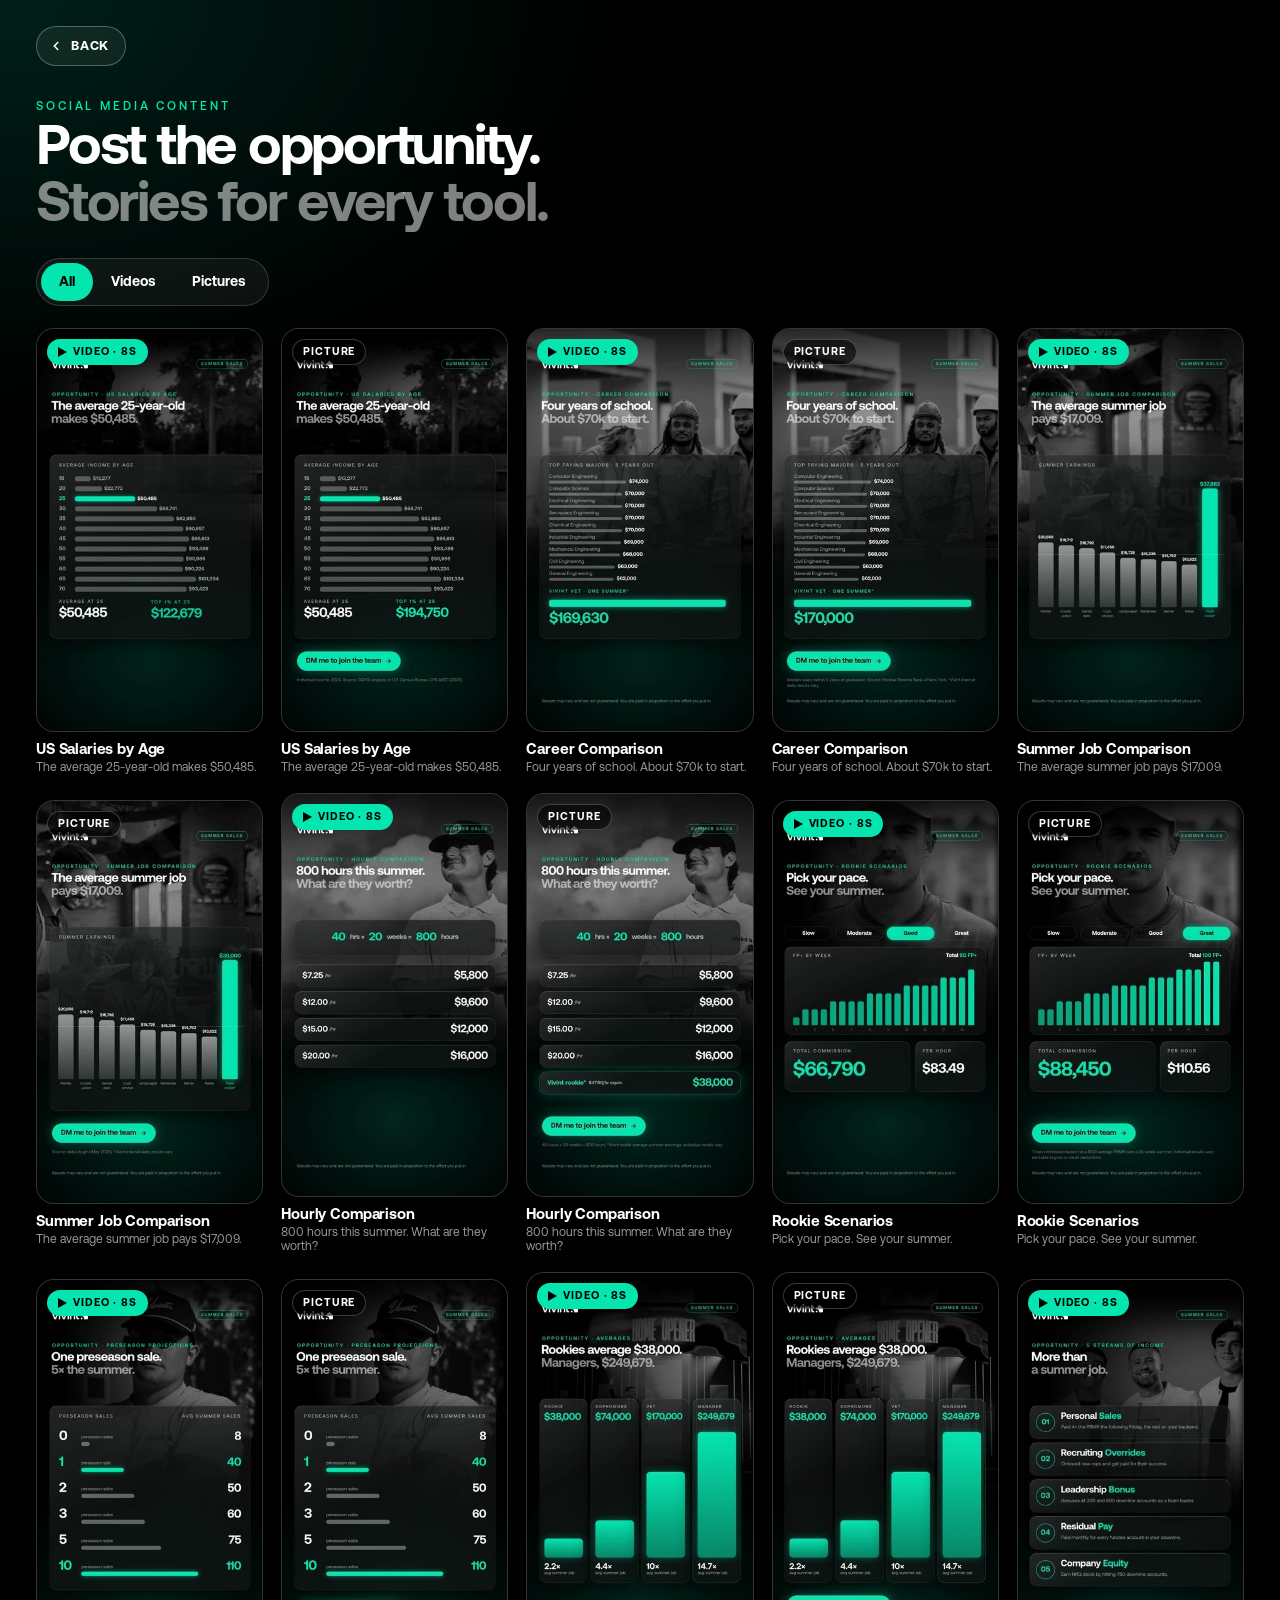
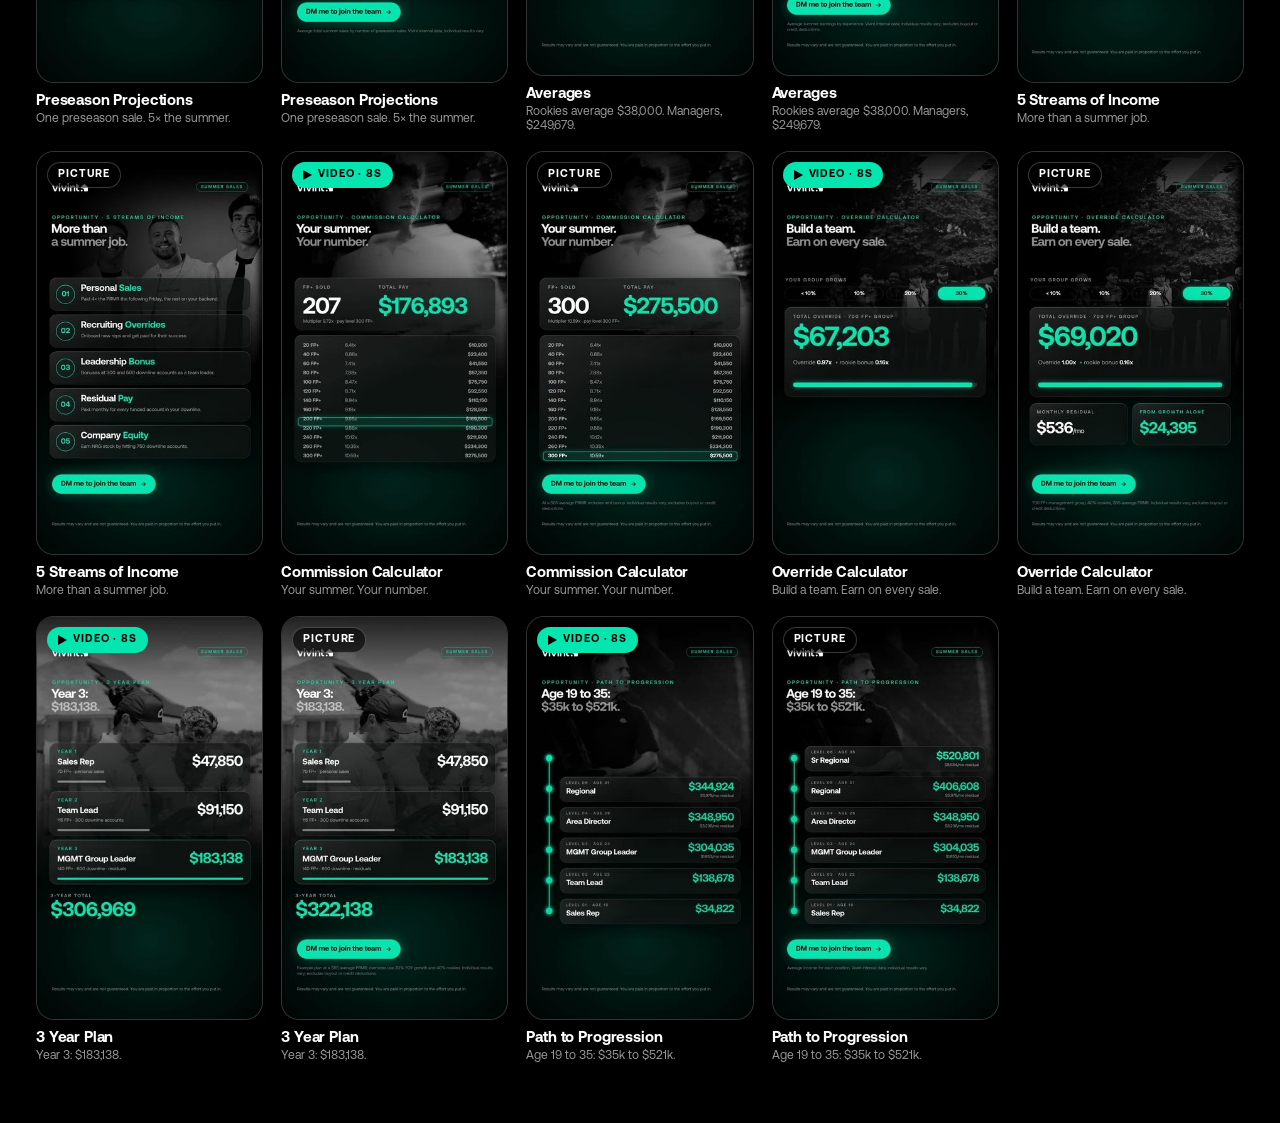
<file: recruit/social.html>
<!doctype html>
<html lang="en"><head>
<meta charset="utf-8">
<meta name="viewport" content="width=device-width, initial-scale=1, viewport-fit=cover">
<meta name="apple-mobile-web-app-capable" content="yes"><meta name="apple-mobile-web-app-status-bar-style" content="black-translucent">
<meta name="theme-color" content="#000000">
<title>Social Media Content</title>
<link rel="apple-touch-icon" href="apple-touch-icon.png"><link rel="stylesheet" href="fonts.css">
<style>
  :root { --acc: #05E5AF; --line: rgba(255,255,255,0.16); --mut: rgba(255,255,255,0.6); }
  * { box-sizing: border-box; -webkit-tap-highlight-color: transparent; }
  html, body { margin: 0; background: #000; color: #fff; font-family: 'Vivint Sans', Helvetica, Arial, sans-serif; -webkit-font-smoothing: antialiased; }
  body { min-height: 100vh; background: radial-gradient(900px 600px at 0% 0%, rgba(5,229,175,0.14), transparent 70%), #000; }
  .wrap { max-width: 1240px; margin: 0 auto; padding: max(18px, env(safe-area-inset-top)) max(16px, env(safe-area-inset-right)) 60px max(16px, env(safe-area-inset-left)); }
  header { display: flex; align-items: center; gap: 14px; height: 56px; }
  .back { display: inline-flex; align-items: center; gap: 8px; height: 40px; padding: 0 16px 0 12px; border-radius: 20px; border: 1px solid rgba(255,255,255,0.28); color: #fff; text-decoration: none; font-size: 13px; font-weight: 600; letter-spacing: .06em; text-transform: uppercase; background: rgba(255,255,255,0.06); }
  header img { height: 22px; margin-left: auto; }
  .eye { margin-top: 26px; font-size: 12px; font-weight: 500; letter-spacing: .24em; text-transform: uppercase; color: var(--acc); }
  h1 { margin: 8px 0 0; font-size: clamp(34px, 6vw, 56px); line-height: 1.02; font-weight: 600; letter-spacing: -.04em; }
  h1 span { color: rgba(255,255,255,0.5); }
  .tabs { margin-top: 22px; display: inline-flex; padding: 4px; border-radius: 24px; border: 1px solid var(--line); background: rgba(255,255,255,0.05); }
  .tabs button { height: 38px; padding: 0 18px; border-radius: 19px; border: 0; background: none; color: #fff; font: inherit; font-size: 14px; font-weight: 600; cursor: pointer; }
  .tabs button.on { background: var(--acc); color: #000; }
  .grid { margin-top: 22px; display: grid; grid-template-columns: repeat(auto-fill, minmax(150px, 1fr)); gap: 14px; }
  @media (min-width: 700px) { .grid { grid-template-columns: repeat(auto-fill, minmax(190px, 1fr)); gap: 18px; } }
  .card { position: relative; border: 0; padding: 0; background: none; color: #fff; text-align: left; cursor: pointer; font: inherit; }
  .card .im { position: relative; aspect-ratio: 9 / 16; border-radius: 18px; overflow: hidden; border: 1px solid var(--line); background: #0a0f0e; }
  .card img { width: 100%; height: 100%; object-fit: cover; display: block; }
  .badge { position: absolute; left: 10px; top: 10px; display: inline-flex; align-items: center; gap: 6px; height: 26px; padding: 0 10px; border-radius: 13px; background: rgba(0,0,0,0.6); border: 1px solid rgba(255,255,255,0.22); font-size: 11px; font-weight: 600; letter-spacing: .08em; text-transform: uppercase; }
  .badge.v { background: var(--acc); color: #000; border-color: transparent; }
  .card .nm { margin-top: 10px; font-size: 15px; font-weight: 600; letter-spacing: -.01em; }
  .card .sub { margin-top: 2px; font-size: 12px; color: var(--mut); }
  .card:active .im { transform: scale(.98); }
  /* viewer */
  .vw { position: fixed; inset: 0; z-index: 10; background: rgba(0,0,0,0.94); display: none; flex-direction: column; align-items: center; justify-content: center; padding: max(14px, env(safe-area-inset-top)) 14px max(14px, env(safe-area-inset-bottom)); }
  .vw.on { display: flex; }
  .stage { position: relative; height: min(76vh, calc((100vw - 28px) * 16 / 9)); aspect-ratio: 9 / 16; border-radius: 18px; overflow: hidden; border: 1px solid var(--line); background: #050908; }
  .stage img, .stage video { width: 100%; height: 100%; object-fit: contain; display: block; }
  .bar { margin-top: 14px; display: flex; gap: 10px; align-items: center; }
  .btn { height: 46px; padding: 0 20px; border-radius: 23px; border: 1px solid rgba(255,255,255,0.28); background: rgba(255,255,255,0.08); color: #fff; font: inherit; font-size: 14px; font-weight: 600; display: inline-flex; align-items: center; gap: 8px; cursor: pointer; text-decoration: none; }
  .btn.pri { background: var(--acc); color: #000; border-color: transparent; }
  .btn.ic { width: 46px; padding: 0; justify-content: center; }
  .hint { margin-top: 10px; font-size: 12px; color: var(--mut); text-align: center; min-height: 16px; }
  @media (orientation: landscape) and (max-height: 520px) { .vw { flex-direction: row; gap: 18px; } .stage { height: calc(100vh - 28px); } .bar { flex-direction: column; margin: 0; } .hint { display: none; } }
</style></head>
<body>
<div class="wrap">
  <header>
    <a class="back" href="index.html#opportunity"><svg width="14" height="14" viewBox="0 0 24 24" fill="none" stroke="#fff" stroke-width="2.6" stroke-linecap="round" stroke-linejoin="round"><path d="M15 6l-6 6 6 6"/></svg>Back</a>
    <img src="a_c5cf5e5b726ee7bad5533a2bf3b59ee2.png" alt="Vivint">
  </header>
  <div class="eye">Social Media Content</div>
  <h1>Post the opportunity.<br><span>Stories for every tool.</span></h1>
  <div class="tabs" role="tablist"><button class="on" data-f="all">All</button><button data-f="vid">Videos</button><button data-f="pic">Pictures</button></div>
  <div class="grid" id="grid"></div>
</div>
<div class="vw" id="vw" role="dialog" aria-label="Story viewer">
  <div class="stage" id="stage"></div>
  <div class="bar">
    <button class="btn ic" id="prev" aria-label="Previous"><svg width="18" height="18" viewBox="0 0 24 24" fill="none" stroke="#fff" stroke-width="2.4" stroke-linecap="round" stroke-linejoin="round"><path d="M15 6l-6 6 6 6"/></svg></button>
    <button class="btn pri" id="save"><svg width="16" height="16" viewBox="0 0 24 24" fill="none" stroke="#000" stroke-width="2.4" stroke-linecap="round" stroke-linejoin="round"><path d="M12 4v11M7 10l5 5 5-5M5 20h14"/></svg>Save</button>
    <button class="btn ic" id="next" aria-label="Next"><svg width="18" height="18" viewBox="0 0 24 24" fill="none" stroke="#fff" stroke-width="2.4" stroke-linecap="round" stroke-linejoin="round"><path d="M9 6l6 6-6 6"/></svg></button>
    <button class="btn ic" id="close" aria-label="Close"><svg width="16" height="16" viewBox="0 0 14 14" stroke="#fff" stroke-width="1.8" stroke-linecap="round"><path d="M2 2l10 10M12 2L2 12"/></svg></button>
  </div>
  <div class="hint" id="hint">Save, then share it to your Instagram story.</div>
</div>
<script>
const ITEMS = [{"id": "us-annual-salaries", "name": "US Salaries by Age", "line": "The average 25-year-old makes $50,485.", "dur": 8}, {"id": "career-comparison", "name": "Career Comparison", "line": "Four years of school. About $70k to start.", "dur": 8}, {"id": "summer-jobs", "name": "Summer Job Comparison", "line": "The average summer job pays $17,009.", "dur": 8}, {"id": "hourly-comparison", "name": "Hourly Comparison", "line": "800 hours this summer. What are they worth?", "dur": 8}, {"id": "rookie-scenarios", "name": "Rookie Scenarios", "line": "Pick your pace. See your summer.", "dur": 8}, {"id": "preseason-projections", "name": "Preseason Projections", "line": "One preseason sale. 5\u00d7 the summer.", "dur": 8}, {"id": "averages", "name": "Averages", "line": "Rookies average $38,000. Managers, $249,679.", "dur": 8}, {"id": "six-streams", "name": "5 Streams of Income", "line": "More than a summer job.", "dur": 8}, {"id": "pay-scales", "name": "Commission Calculator", "line": "Your summer. Your number.", "dur": 8}, {"id": "override-calculator", "name": "Override Calculator", "line": "Build a team. Earn on every sale.", "dur": 8}, {"id": "three-year-plan", "name": "3 Year Plan", "line": "Year 3: $183,138.", "dur": 8}, {"id": "positions", "name": "Path to Progression", "line": "Age 19 to 35: $35k to $521k.", "dur": 8}], DIR = 'social_';
const list = []; ITEMS.forEach(t => { if (t.dur) list.push({ ...t, kind: 'vid' }); list.push({ ...t, kind: 'pic' }); });
let filter = 'all', shown = [], cur = -1;
const grid = document.getElementById('grid'), vw = document.getElementById('vw'), stage = document.getElementById('stage'), hint = document.getElementById('hint');
const esc = s => String(s).replace(/&/g, '&amp;').replace(/</g, '&lt;');
function draw() {
  shown = list.filter(x => filter === 'all' || x.kind === filter);
  grid.innerHTML = shown.map((x, i) => '<button class="card" data-i="' + i + '"><div class="im"><img loading="lazy" decoding="async" src="' + DIR + x.id + (x.kind === 'vid' ? '-vthumb.jpg' : '-thumb.jpg') + '" alt="">'
    + (x.kind === 'vid' ? '<span class="badge v"><svg width="9" height="10" viewBox="0 0 9 10"><path d="M0 0l9 5-9 5z" fill="#000"/></svg>Video · ' + x.dur + 's</span>' : '<span class="badge">Picture</span>')
    + '</div><div class="nm">' + esc(x.name) + '</div><div class="sub">' + esc(x.line) + '</div></button>').join('');
}
document.querySelector('.tabs').addEventListener('click', e => { const b = e.target.closest('button'); if (!b) return; filter = b.dataset.f; document.querySelectorAll('.tabs button').forEach(x => x.classList.toggle('on', x === b)); draw(); });
grid.addEventListener('click', e => { const c = e.target.closest('.card'); if (c) open(+c.dataset.i); });
const src = x => DIR + x.id + (x.kind === 'vid' ? '.mp4' : '.jpg');
function open(i) {
  cur = (i + shown.length) % shown.length; const x = shown[cur];
  stage.innerHTML = x.kind === 'vid' ? '<video src="' + src(x) + '" poster="' + DIR + x.id + '-vthumb.jpg" autoplay muted loop playsinline></video>' : '<img src="' + src(x) + '" alt="">';
  hint.textContent = 'Save, then share it to your Instagram story.'; vw.classList.add('on'); document.body.style.overflow = 'hidden';
}
function close() { vw.classList.remove('on'); stage.innerHTML = ''; document.body.style.overflow = ''; }
document.getElementById('close').onclick = close; document.getElementById('prev').onclick = () => open(cur - 1); document.getElementById('next').onclick = () => open(cur + 1);
vw.addEventListener('click', e => { if (e.target === vw) close(); });
addEventListener('keydown', e => { if (!vw.classList.contains('on')) return; if (e.key === 'Escape') close(); if (e.key === 'ArrowRight') open(cur + 1); if (e.key === 'ArrowLeft') open(cur - 1); });
{ let x0 = null; stage.addEventListener('touchstart', e => { x0 = e.touches[0].clientX; }, { passive: true });
  stage.addEventListener('touchend', e => { if (x0 == null) return; const d = e.changedTouches[0].clientX - x0; x0 = null; if (Math.abs(d) > 50) open(cur + (d < 0 ? 1 : -1)); }); }
// Save: the share sheet on phones (Save Image / Save Video, or straight to Instagram), a download elsewhere
document.getElementById('save').onclick = async () => {
  const x = shown[cur]; if (!x) return; const name = 'vivint-' + x.id + (x.kind === 'vid' ? '.mp4' : '.jpg');
  try {
    hint.textContent = 'Preparing…';
    const blob = await (await fetch(src(x))).blob(); const file = new File([blob], name, { type: blob.type || (x.kind === 'vid' ? 'video/mp4' : 'image/jpeg') });
    if (navigator.canShare && navigator.canShare({ files: [file] })) { await navigator.share({ files: [file] }); hint.textContent = 'Saved. Share it to your Instagram story.'; return; }
    const a = document.createElement('a'); a.href = URL.createObjectURL(blob); a.download = name; document.body.appendChild(a); a.click(); a.remove(); setTimeout(() => URL.revokeObjectURL(a.href), 4000);
    hint.textContent = 'Downloaded.';
  } catch (e) { hint.textContent = e && e.name === 'AbortError' ? '' : 'Couldn’t save. Press and hold the story to save it instead.'; }
};
draw();
</script>
</body></html>
</file>
<file: connect/contacts.css>
/* SHP page: "More contacts" button (Who to call heading) + full-screen contacts sheet (connect/contacts.js) */
#secCalls h2 { flex-wrap: wrap; align-items: center; row-gap: 6px; }
#secCalls h2 small { margin-top: 3px; }
@media (max-width: 380px) { .mcb .s { display: none; } }
.mcb { margin-left: auto; align-self: center; height: 40px; padding: 0 15px 0 12px; border: 0; border-radius: 20px; display: inline-flex; align-items: center; gap: 7px; font-size: 14.5px; font-weight: 500; letter-spacing: 0; color: rgb(var(--g)); background: rgba(var(--g), .13); box-shadow: inset 0 0 0 1px rgba(var(--g), .28); cursor: pointer; white-space: nowrap; transition: background .2s, transform .15s cubic-bezier(.2,.8,.2,1); position: relative; }
.mcb::after { content: ''; position: absolute; inset: -4px 0; } /* 48px tall touch target */
.mcb svg { width: 18px; height: 18px; fill: none; stroke: currentColor; stroke-width: 2; stroke-linecap: round; stroke-linejoin: round; }
@media (hover: hover) { .mcb:hover { background: rgba(var(--g), .2); } } .mcb:active { transform: scale(.95); background: rgba(var(--g), .26); transition-duration: .08s; }

.mc { position: fixed; inset: 0; z-index: 45; visibility: hidden; pointer-events: none; transition: visibility 0s .5s; }
.mc.on { visibility: visible; pointer-events: auto; transition-delay: 0s; }
.mc-scrim { position: absolute; inset: 0; background: rgba(0,0,0,.55); opacity: 0; transition: opacity .35s; touch-action: none; }
.mc.on .mc-scrim { opacity: 1; }
.mc-pn { position: absolute; display: flex; flex-direction: column; overflow: hidden; color: #fff; background: rgba(20,22,24,.94); -webkit-backdrop-filter: blur(34px) saturate(1.4); backdrop-filter: blur(34px) saturate(1.4); box-shadow: inset 0 0 0 1px rgba(255,255,255,.1), 0 40px 80px -20px rgba(0,0,0,.8); will-change: transform; }
/* phones: full screen, rises from the bottom */
.mc-pn { inset: 0; transform: translate3d(0, 104%, 0); transition: transform .48s cubic-bezier(.2,.8,.2,1); }
.mc.on .mc-pn { transform: none; }
/* iPads / wide screens: big floating card with margins, like Settings */
@media (min-width: 700px) and (min-height: 560px) {
  .mc-pn { inset: calc(env(safe-area-inset-top) + clamp(16px, 3.4vmin, 40px)) calc(env(safe-area-inset-right) + clamp(16px, 3.4vmin, 40px)) calc(env(safe-area-inset-bottom) + clamp(16px, 3.4vmin, 40px)) calc(env(safe-area-inset-left) + clamp(16px, 3.4vmin, 40px));
    max-width: 1180px; margin: 0 auto; border-radius: clamp(24px, 3.6vmin, 36px); background: rgba(24,24,26,.82); transform: translate3d(0, 40px, 0) scale(.97); opacity: 0; transition: transform .5s cubic-bezier(.2,.8,.2,1), opacity .3s; }
  .mc.on .mc-pn { opacity: 1; }
}

.mc-hd { flex: none; position: relative; padding: calc(env(safe-area-inset-top) + 14px) calc(env(safe-area-inset-right) + 16px) 10px calc(env(safe-area-inset-left) + 16px); touch-action: none; }
@media (min-width: 700px) and (min-height: 560px) { .mc-hd { padding: clamp(18px, 3vmin, 28px) clamp(18px, 3vmin, 30px) 12px; } }
.mc-grab { position: absolute; left: 50%; top: calc(env(safe-area-inset-top) + 5px); width: 40px; height: 5px; margin-left: -20px; border-radius: 3px; background: rgba(255,255,255,.22); }
@media (min-width: 700px) and (min-height: 560px) { .mc-grab { top: 8px; } }
.mc-top { display: flex; align-items: center; gap: 10px; }
.mc-top h2 { margin: 0 auto 0 0; min-width: 0; font-size: clamp(26px, 4vmin, 36px); font-weight: 700; letter-spacing: -.02em; line-height: 1.1; white-space: nowrap; }
.mc-top h2 small { margin-left: 10px; font-size: 14px; font-weight: 400; letter-spacing: 0; color: rgba(255,255,255,.45); }
@media (max-width: 380px) { .mc-top h2 small { display: none; } }
.mc-all { flex: none; height: 44px; padding: 0 16px 0 13px; border-radius: 22px; display: inline-flex; align-items: center; gap: 8px; font-size: 15px; font-weight: 600; color: #000; text-decoration: none; background: rgb(var(--g)); box-shadow: 0 6px 18px -6px rgba(var(--g), .6); transition: transform .15s cubic-bezier(.2,.8,.2,1), background .2s; }
.mc-all svg { width: 18px; height: 18px; flex: none; fill: none; stroke: currentColor; stroke-width: 2; stroke-linecap: round; stroke-linejoin: round; }
.mc-all:active { transform: scale(.95); transition-duration: .08s; }
.mc-all.go { background: rgb(var(--y)); }
.mc-x { flex: none; width: 44px; height: 44px; border: 0; padding: 0; border-radius: 50%; background: rgba(255,255,255,.1); display: grid; place-items: center; cursor: pointer; transition: background .2s, transform .15s cubic-bezier(.2,.8,.2,1); }
.mc-x svg { width: 14px; height: 14px; fill: none; stroke: #fff; stroke-width: 2.4; stroke-linecap: round; }
@media (hover: hover) { .mc-x:hover { background: rgba(255,255,255,.18); } } .mc-x:active { transform: scale(.9); transition-duration: .08s; }

.mc-bar { margin-top: 14px; }
.mc-q { position: relative; display: flex; align-items: center; height: 46px; border-radius: 14px; background: rgba(255,255,255,.08); box-shadow: inset 0 0 0 1px rgba(255,255,255,.07); transition: box-shadow .2s, background .2s; }
.mc-q:focus-within { background: rgba(255,255,255,.11); box-shadow: inset 0 0 0 1.5px rgba(var(--g), .7); }
.mc-q > svg { position: absolute; left: 13px; width: 19px; height: 19px; fill: none; stroke: rgba(255,255,255,.5); stroke-width: 2; stroke-linecap: round; pointer-events: none; }
.mc-q input { flex: 1; min-width: 0; height: 100%; padding: 0 44px 0 42px; border: 0; outline: 0; background: none; color: #fff; font: inherit; font-size: 17px; -webkit-appearance: none; appearance: none; }
.mc-q input::placeholder { color: rgba(255,255,255,.4); }
.mc-q input::-webkit-search-cancel-button { display: none; }
.mc-clr { position: absolute; right: 4px; width: 38px; height: 38px; border: 0; padding: 0; border-radius: 50%; background: none; display: grid; place-items: center; cursor: pointer; opacity: 0; pointer-events: none; transition: opacity .2s; }
.mc-clr svg { width: 20px; height: 20px; padding: 5px; border-radius: 50%; background: rgba(255,255,255,.22); fill: none; stroke: #111; stroke-width: 3.2; stroke-linecap: round; box-sizing: border-box; }
.mc.q .mc-clr { opacity: 1; pointer-events: auto; }

.mc-f { position: relative; margin-top: 10px; display: flex; padding: 3px; border-radius: 13px; background: rgba(255,255,255,.07); }
.mc-f button { position: relative; z-index: 1; flex: 1; height: 38px; border: 0; padding: 0; border-radius: 10px; background: none; font-size: 15px; font-weight: 500; color: rgba(255,255,255,.7); cursor: pointer; transition: color .25s; }
.mc-f button[aria-selected="true"] { color: #000; }
.mc-f button:active { opacity: .7; }
.mc-th { position: absolute; z-index: 0; top: 3px; bottom: 3px; left: 0; width: 0; border-radius: 10px; background: rgb(var(--g)); transition: transform .4s cubic-bezier(.2,.8,.2,1), width .4s cubic-bezier(.2,.8,.2,1); }
@media (min-width: 700px) { .mc-bar { display: flex; gap: 10px; } .mc-q { flex: 1; } .mc-hd { display: grid; grid-template-columns: 1fr auto; column-gap: 10px; align-items: end; } .mc-top { grid-column: 1 / -1; } .mc-f { margin-top: 14px; width: 330px; } }

.mc-ls { flex: 1; min-height: 0; overflow-x: hidden; overflow-y: auto; -webkit-overflow-scrolling: touch; overscroll-behavior: contain; padding: 6px calc(env(safe-area-inset-right) + 16px) calc(env(safe-area-inset-bottom) + 24px) calc(env(safe-area-inset-left) + 16px); scrollbar-width: none; } 
.mc-ls::-webkit-scrollbar { display: none; }
@media (min-width: 700px) and (min-height: 560px) { .mc-ls { padding: 6px clamp(18px, 3vmin, 30px) clamp(18px, 3vmin, 30px); } }
.mc-gr { display: grid; grid-template-columns: minmax(0, 1fr); gap: 10px; align-items: start; }
@media (min-width: 640px) { .mc-gr { grid-template-columns: repeat(2, minmax(0, 1fr)); } }
@media (min-width: 1060px) { .mc-gr { grid-template-columns: repeat(3, minmax(0, 1fr)); } }
.mc-c { position: relative; border-radius: 18px; padding: 4px 12px 12px; background: rgba(255,255,255,.055); box-shadow: inset 0 0 0 1px rgba(255,255,255,.07); cursor: pointer; transition: background .25s, box-shadow .25s; }
.mc-c[hidden] { display: none; }
.mc-c.open { background: rgba(255,255,255,.08); box-shadow: inset 0 0 0 1px rgba(255,255,255,.14); }
.mc.on .mc-c { animation: mcIn .5s cubic-bezier(.2,.8,.2,1) both; animation-delay: calc(var(--i) * 22ms + 80ms); }
@keyframes mcIn { from { opacity: 0; transform: translate3d(0, 14px, 0); } to { opacity: 1; transform: none; } }
.mc-c.star { background: linear-gradient(135deg, rgba(var(--g), .16), rgba(var(--g), .05)); box-shadow: inset 0 0 0 1px rgba(var(--g), .3); }
/* header row: the whole card toggles; this button is the keyboard / screen-reader handle */
.mc-h { width: 100%; height: 52px; padding: 0 2px 0 4px; border: 0; background: none; display: flex; align-items: center; gap: 8px; color: #fff; text-align: left; cursor: pointer; }
.mc-h h3 { flex: 1; min-width: 0; margin: 0; font-size: 17.5px; font-weight: 700; letter-spacing: -.01em; display: flex; align-items: center; gap: 7px; }
.mc-h h3 span { min-width: 0; line-height: 1.15; overflow: hidden; display: -webkit-box; -webkit-box-orient: vertical; -webkit-line-clamp: 2; } /* 2 lines fit the fixed 52px header: every card stays the same height */
.mc-h h3 svg { width: 17px; height: 17px; flex: none; fill: rgb(var(--g)); stroke: none; }
.mc-h > svg { width: 30px; height: 30px; flex: none; padding: 6px; border-radius: 50%; background: rgba(255,255,255,.07); fill: none; stroke: rgba(255,255,255,.7); stroke-width: 2.4; stroke-linecap: round; stroke-linejoin: round; transition: transform .35s cubic-bezier(.2,.8,.2,1), background .2s; }
.mc-c.open .mc-h > svg { transform: rotate(180deg); background: rgba(var(--g), .18); stroke: rgb(var(--g)); }
.mc-c:active:not(:has(a:active)) { background: rgba(255,255,255,.09); }
/* the button row: equal widths, only the methods this team has */
.mc-bs { display: flex; gap: 6px; }
.mc-b { flex: 1 1 0; min-width: 0; height: 46px; padding: 0 6px; border-radius: 13px; display: flex; align-items: center; justify-content: center; gap: 6px; font-size: 14.5px; font-weight: 600; color: #000; text-decoration: none; cursor: pointer; transition: transform .15s cubic-bezier(.2,.8,.2,1), background .2s, color .2s; }
.mc-b svg { width: 18px; height: 18px; flex: none; fill: none; stroke: currentColor; stroke-width: 2.1; stroke-linecap: round; stroke-linejoin: round; }
.mc-b span { white-space: nowrap; overflow: hidden; text-overflow: ellipsis; }
.mc-b em { font-style: normal; font-size: 12px; font-weight: 700; padding: 1px 6px; margin-left: 2px; border-radius: 8px; background: rgba(0,0,0,.18); }
.mc-b.k-c { background: rgb(var(--g)); }
.mc-b.k-t { background: rgb(var(--y)); }
.mc-b.k-e { background: rgba(255,255,255,.9); }
.mc-b.mc-sv { color: #fff; background: rgba(255,255,255,.1); box-shadow: inset 0 0 0 1px rgba(255,255,255,.1); }
.mc-b:active { transform: scale(.94); transition-duration: .08s; }
.mc-b.mc-sv:active { background: rgba(255,255,255,.18); }
.mc-sv.go { color: #000; background: rgb(var(--g)); box-shadow: none; }
@media (max-width: 380px) { .mc-b { font-size: 13.5px; gap: 5px; } .mc-b svg { width: 16px; height: 16px; } }
/* expanded: every number / email on its own line */
.mc-dw { display: grid; grid-template-rows: 0fr; opacity: 0; transition: grid-template-rows .36s cubic-bezier(.2,.8,.2,1), opacity .25s; }
.mc-dw > .mc-as { min-height: 0; overflow: hidden; }
.mc-c.open .mc-dw { grid-template-rows: 1fr; opacity: 1; transition: grid-template-rows .36s cubic-bezier(.2,.8,.2,1), opacity .3s .06s; }
.mc-as { display: grid; gap: 6px; padding-top: 0; transition: padding-top .36s cubic-bezier(.2,.8,.2,1); }
.mc-c.open .mc-as { padding-top: 8px; }
.mc-a { min-height: 50px; padding: 6px 12px 6px 6px; border-radius: 14px; display: flex; align-items: center; gap: 11px; color: #fff; text-decoration: none; background: rgba(255,255,255,.06); transition: background .2s, transform .15s cubic-bezier(.2,.8,.2,1); }
@media (hover: hover) { .mc-a:hover { background: rgba(255,255,255,.1); } } .mc-a:active { transform: scale(.975); background: rgba(255,255,255,.13); transition-duration: .08s; }
.mc-a i { width: 38px; height: 38px; flex: none; border-radius: 11px; display: grid; place-items: center; }
.mc-a i svg { width: 19px; height: 19px; fill: none; stroke: #000; stroke-width: 2.1; stroke-linecap: round; stroke-linejoin: round; }
.mc-a.k-c i { background: rgb(var(--g)); }
.mc-a.k-t i { background: rgb(var(--y)); }
.mc-a.k-e i { background: rgba(255,255,255,.9); }
.mc-a span { min-width: 0; display: flex; flex-direction: column; }
.mc-a small { font-size: 12px; font-weight: 500; letter-spacing: .06em; text-transform: uppercase; color: rgba(255,255,255,.5); }
.mc-a.k-t small::after { content: ' only'; }
.mc-a b { font-size: 16px; font-weight: 500; font-variant-numeric: tabular-nums; white-space: nowrap; overflow: hidden; text-overflow: ellipsis; }
.mc-no { margin: 40px 0; text-align: center; font-size: 17px; color: rgba(255,255,255,.5); }
.mc-ft { margin: 18px 4px 0; text-align: center; font-size: 13px; color: rgba(255,255,255,.38); }

@media (prefers-reduced-motion: reduce) {
  .mc-pn, .mc.on .mc-pn { transform: none !important; transition: opacity .2s !important; }
  .mc .mc-pn { opacity: 0; } .mc.on .mc-pn { opacity: 1; }
  .mc.on .mc-c { animation: none; }
  .mc-dw, .mc-c.open .mc-dw, .mc-as, .mc-h > svg { transition: opacity .2s !important; }
  .mc-th { transition: none; }
}
</file>
<file: nav/shpnav.css>
/* Smart Home Pros: shared navigation (nav/shpnav.js).
   One look in all three apps: the Vivint logo + hamburger in the bottom-left corner, and a menu whose top is a
   horizontal app selector (Home = the SHP page, Fast Pitch, Fast Recruit, Pulse, The Playbook).
   - .shpn-apps      the app selector. Sized in em: the host sets font-size (15px in CSS px; Fast Pitch sets stage px).
   - .shpn-corner    the fixed corner (SHP page, Fast Recruit). Fast Pitch keeps its own footer (#burger, #barlogo).
   - .shpn-dw        the menu card on the SHP page (Fast Pitch and Fast Recruit keep their own menus and get the selector).
   Motion: transform / opacity / clip-path only; reduced motion = fades. */

:root {
  --shpn-g: 5, 229, 175;
  --shpn-e: cubic-bezier(.22, 1, .36, 1);
  --shpn-press: 80ms;
  /* bottom-left corner: clear of the home indicator, the side safe areas (notch in landscape) */
  --shpn-b: max(10px, calc(env(safe-area-inset-bottom, 0px) * .55 + 4px));
  --shpn-l: max(12px, calc(env(safe-area-inset-left, 0px) + 4px));
  --shpn-t: max(12px, calc(env(safe-area-inset-top, 0px) + 6px));
  --shpn-hit: 44px;
  --shpn-foot: calc(var(--shpn-b) + var(--shpn-hit));
}

/* ---------- app selector ---------- */
.shpn-apps { display: grid; grid-template-columns: repeat(5, minmax(0, 1fr)); gap: .3em; padding: .3em; border-radius: 1.35em;
  background: rgba(255, 255, 255, .06); box-shadow: inset 0 0 0 1px rgba(255, 255, 255, .06); font-size: 15px; flex: none;
  font-family: 'Vivint Sans', Helvetica, Arial, sans-serif; -webkit-user-select: none; user-select: none; }
.shpn-app { position: relative; display: flex; flex-direction: column; align-items: center; justify-content: center; gap: .32em;
  min-width: 0; height: 4.1em; padding: 0 .2em; margin: 0; border: 0; border-radius: 1.08em; background: transparent; color: rgba(255, 255, 255, .78);
  font: inherit; text-decoration: none; cursor: pointer; -webkit-tap-highlight-color: transparent; -webkit-touch-callout: none;
  transition: transform var(--shpn-press) ease-out, background-color .15s ease, color .15s ease; }
.shpn-app svg { width: 1.55em; height: 1.55em; flex: none; fill: none; stroke: currentColor; stroke-width: 1.8; stroke-linecap: round; stroke-linejoin: round; }
.shpn-app svg .f { fill: currentColor; stroke: none; }
.shpn-app span { font-size: .74em; font-weight: 500; line-height: 1.08; letter-spacing: -.01em; text-align: center; white-space: normal; max-width: 100%; overflow: hidden; }
.shpn-app.on { background: rgba(var(--shpn-g), .16); color: rgb(var(--shpn-g)); box-shadow: inset 0 0 0 1px rgba(var(--shpn-g), .42); }
.shpn-app.on span { font-weight: 600; }
.shpn-app:active, .shpn-app.pressed { transform: scale(.94); background-color: rgba(255, 255, 255, .1); }
.shpn-app.on:active, .shpn-app.on.pressed { background-color: rgba(var(--shpn-g), .24); }
.shpn-app.soon { color: rgba(255, 255, 255, .5); }
.shpn-app .shpn-ext { position: absolute; top: .45em; right: .45em; width: .7em; height: .7em; stroke-width: 2.4; opacity: .55; }
.shpn-app .shpn-soon { position: absolute; top: .4em; right: .4em; padding: .1em .36em; border-radius: .5em; font-size: .5em; font-weight: 700;
  letter-spacing: .12em; text-transform: uppercase; color: rgb(var(--shpn-g)); background: rgba(var(--shpn-g), .14); line-height: 1.3; white-space: nowrap; }
.shpn-app.busy { color: rgb(var(--shpn-g)); }
.shpn-app.busy svg { animation: shpnPulse .7s ease-in-out infinite alternate; }
.shpn-app.nope { animation: shpnNope .36s ease; }
@keyframes shpnPulse { from { opacity: 1; } to { opacity: .35; } }
@keyframes shpnNope { 0%, 100% { transform: translateX(0); } 25% { transform: translateX(-4px); } 75% { transform: translateX(4px); } }

/* ---------- corner: Vivint logo + hamburger ---------- */
.shpn-corner { position: fixed; left: var(--shpn-l); bottom: var(--shpn-b); z-index: 100001; display: flex; align-items: center; gap: 2px;
  pointer-events: none; -webkit-user-select: none; user-select: none; }
/* a soft shade behind the corner so it reads on any photo (no box) */
.shpn-corner::before { content: ''; position: absolute; left: calc(-1 * var(--shpn-l)); bottom: calc(-1 * var(--shpn-b)); width: 260px; height: 130px; pointer-events: none; z-index: -1;
  background: radial-gradient(70% 80% at 0% 100%, rgba(0, 0, 0, .5), rgba(0, 0, 0, 0) 72%); transition: opacity .3s ease; }
.shpn-corner > button { pointer-events: auto; display: grid; place-items: center; height: var(--shpn-hit); margin: 0; padding: 0; border: 0; border-radius: calc(var(--shpn-hit) / 2);
  background: transparent; color: #fff; cursor: pointer; -webkit-tap-highlight-color: transparent; transition: transform var(--shpn-press) ease-out, background-color .15s ease; }
.shpn-corner .shpn-burger { width: var(--shpn-hit); }
.shpn-corner .shpn-burger svg { width: 26px; height: 26px; fill: none; stroke: currentColor; stroke-width: 2; stroke-linecap: round; filter: drop-shadow(0 1px 3px rgba(0, 0, 0, .55)); }
.shpn-corner .shpn-burger i { display: none; }
.shpn-corner .shpn-logo { padding: 0 10px 0 6px; }
.shpn-corner .shpn-logo svg { height: 20px; width: auto; display: block; margin-top: -3px; fill: #fff; filter: drop-shadow(0 1px 3px rgba(0, 0, 0, .55)); }
.shpn-corner > button:active, .shpn-corner > button.pressed { transform: scale(.9); background-color: rgba(255, 255, 255, .1); }
html.shpn-open .shpn-corner::before { opacity: 0; }
/* HOOK: the corner hides while a full-screen sheet or modal is up. Any sheet calls
   document.documentElement.classList.toggle('shp-sheet', open)   (or SHPNav.sheet(open)) when it opens / closes. */
html.shp-sheet .shpn-corner, html.frplay .shpn-corner, .shpn-corner.off { opacity: 0; pointer-events: none; transform: translateY(10px); transition: opacity .2s ease, transform .3s var(--shpn-e); }
html.shp-sheet .shpn-corner > button, html.frplay .shpn-corner > button, .shpn-corner.off > button { pointer-events: none; }
/* Fast Recruit: under its own overlays (pages opened over a page, section menus); above them only while its menu is open */
html.shpn-recruit .shpn-corner { z-index: 95; }
/* Recruit's full-screen sheets (FAQs, section menus, the guide) cover the corner: it steps out of their way */
html.shpn-recruit:has(.navmenu, .pguide) .shpn-corner { opacity: 0; pointer-events: none; }
html.shpn-recruit:has(.navmenu, .pguide) .shpn-corner > button { pointer-events: none; }
/* menu open: the corner sits under the menu's dimmed backdrop in every app (as Fast Pitch's footer does); tapping there closes */
html.shpn-open .shpn-corner { z-index: 99999; }
.shpn-corner:not(.off) { transition: opacity .25s ease, transform .35s var(--shpn-e); }

/* ---------- menu card (SHP page) ---------- */
.shpn-dw { position: fixed; inset: 0; z-index: 100000; font-family: 'Vivint Sans', Helvetica, Arial, sans-serif; color: #fff; visibility: hidden; pointer-events: none; }
.shpn-dw.on { visibility: visible; pointer-events: auto; }
.shpn-scrim { position: absolute; inset: 0; background: rgba(0, 0, 0, .5); opacity: 0; transition: opacity .3s ease; }
.shpn-dw.on .shpn-scrim { opacity: 1; }
.shpn-card { position: absolute; left: var(--shpn-l); bottom: calc(var(--shpn-foot) + 8px); max-height: calc(100% - var(--shpn-t) - var(--shpn-foot) - 8px); width: min(460px, calc(100vw - 2 * var(--shpn-l)));
  box-sizing: border-box; padding: 22px 20px 18px; border-radius: 30px; background: #121212; box-shadow: 0 30px 80px rgba(0, 0, 0, .55), inset 0 0 0 1px rgba(255, 255, 255, .06);
  display: flex; flex-direction: column; overflow: hidden auto; overscroll-behavior: contain; -webkit-overflow-scrolling: touch;
  clip-path: inset(var(--ct, 90%) var(--cr, 80%) var(--cb, 0px) var(--cl, 0px) round 30px); transition: clip-path .42s var(--shpn-e); }
.shpn-dw.on .shpn-card { clip-path: inset(0 0 0 0 round 30px); transition: clip-path .55s var(--shpn-e); }
.shpn-card > * { opacity: 0; transform: translateY(8px); transition: opacity .2s ease, transform .2s ease; }
.shpn-dw.on .shpn-card > * { opacity: 1; transform: none; transition: opacity .4s ease .12s, transform .5s var(--shpn-e) .12s; }
.shpn-dw.on .shpn-card > .shpn-apps { transition-delay: .15s; }
.shpn-dw.on .shpn-card > .shpn-lb, .shpn-dw.on .shpn-card > .shpn-g { transition-delay: .2s; }
.shpn-h { display: flex; align-items: center; gap: 12px; margin-bottom: 16px; flex: none; }
.shpn-h svg.lg { height: 22px; width: auto; fill: #fff; flex: none; }
.shpn-h .sub { font-size: 14px; color: #8e8e93; letter-spacing: .2px; padding-top: 4px; white-space: nowrap; overflow: hidden; text-overflow: ellipsis; }
.shpn-x { margin-left: auto; flex: none; width: 44px; height: 44px; border: 0; border-radius: 22px; background: #2a2a2c; display: grid; place-items: center; color: #fff; cursor: pointer;
  -webkit-tap-highlight-color: transparent; transition: transform var(--shpn-press) ease-out, background-color .15s ease; }
.shpn-x svg { width: 16px; height: 16px; stroke: currentColor; stroke-width: 1.9; stroke-linecap: round; fill: none; pointer-events: none; }
.shpn-x:active { transform: scale(.9); background: #3a3a3c; }
.shpn-lb { margin: 20px 4px 10px; font-size: 12px; letter-spacing: 2px; text-transform: uppercase; color: #8e8e93; font-weight: 500; flex: none; }
.shpn-g { display: grid; grid-template-columns: 1fr 1fr; gap: 10px; flex: none; }
.shpn-t { display: flex; align-items: center; gap: 12px; height: 64px; padding: 0 16px; border: 0; border-radius: 20px; background: #1f1f21; color: #fff;
  font: 500 17px/1.1 'Vivint Sans', Helvetica, Arial, sans-serif; letter-spacing: -.2px; text-align: left; text-decoration: none; cursor: pointer; min-width: 0;
  -webkit-tap-highlight-color: transparent; transition: transform var(--shpn-press) ease-out, background-color .15s ease; }
.shpn-t svg { width: 22px; height: 22px; flex: none; fill: none; stroke: currentColor; stroke-width: 1.8; stroke-linecap: round; stroke-linejoin: round; }
.shpn-t span { overflow: hidden; text-overflow: ellipsis; white-space: nowrap; }
.shpn-t:active { transform: scale(.97); background: #2c2c2e; }

/* ---------- toast ---------- */
.shpn-toast { position: fixed; left: 50%; bottom: calc(var(--shpn-foot) + 18px); z-index: 100002; max-width: calc(100vw - 40px); box-sizing: border-box; padding: 12px 18px; border-radius: 16px;
  background: rgba(28, 28, 30, .94); color: #fff; font: 500 15px/1.25 'Vivint Sans', Helvetica, Arial, sans-serif; box-shadow: 0 10px 30px rgba(0, 0, 0, .4);
  opacity: 0; transform: translate(-50%, 10px); transition: opacity .2s ease, transform .3s var(--shpn-e); pointer-events: none; text-align: center; }
.shpn-toast.on { opacity: 1; transform: translate(-50%, 0); }

/* leaving for another app: a quick fade to black so the switch reads as one app */
.shpn-leave { position: fixed; inset: 0; z-index: 2147483000; background: #000; opacity: 0; pointer-events: none; transition: opacity .18s ease; }
.shpn-leave.on { opacity: 1; pointer-events: auto; }

@media (prefers-reduced-motion: reduce) {
  html.shp-sheet .shpn-corner, .shpn-corner.off { transform: none; }
  .shpn-app, .shpn-corner > button, .shpn-x, .shpn-t { transition: background-color .15s ease, color .15s ease; }
  .shpn-app:active, .shpn-app.pressed, .shpn-corner > button:active, .shpn-corner > button.pressed, .shpn-x:active, .shpn-t:active { transform: none; }
  .shpn-app.nope { animation: none; }
  .shpn-card, .shpn-dw.on .shpn-card { clip-path: none; transition: opacity .2s ease; }
  .shpn-card { opacity: 0; } .shpn-dw.on .shpn-card { opacity: 1; }
  .shpn-card > *, .shpn-dw.on .shpn-card > * { transform: none; transition: opacity .2s ease; }
  .shpn-toast, .shpn-toast.on { transform: translate(-50%, 0); }
  .shpn-app.busy svg { animation-duration: 1.6s; }
}

/* ======================= Fast Pitch (html.shpn-pitch): the selector in its menu (stage px) ======================= */
#drawer .shpn-apps { font-size: 19px; margin: 0 0 16px; }
#drawer .m2-app { display: none !important; }   /* the selector replaces the old "Switch app" button */
#bar #homeX { display: none !important; }
/* landscape / iPad portrait: Compatibility's artwork carries its own title, so the floating page name stays hidden there */
html:not(.pp) #stage:has(#p-compat.on) #gTitle { opacity: 0 !important; pointer-events: none; }   /* About / Videos / Yard Sign live in the menu only (owner) */
/* the corner in landscape / iPad portrait: glyph 34 + logo 26 stage px = 26 + 20 CSS px on an iPad, as in the other apps */
html:not(.pp) #burger .ic, html:not(.pp) #burger svg { width: 34px !important; height: 34px !important; }
html:not(.pp) #bar #barlogo, html:not(.pp) #bar.home #barlogo { height: 26px !important; }
/* landscape: the menu keeps its height, so its tiles give up a little room to the selector */
html:not(.pp):not(.ipp) #drawer .shpn-apps { font-size: 17px; margin-bottom: 12px; }
html:not(.pp) #drawer .shpn-app span { font-size: .92em; }   /* labels ~12 CSS px on an iPad */
html:not(.pp):not(.ipp) #drawer .m2-t { height: 70px !important; }
html:not(.pp):not(.ipp) #drawer .m2-s { height: 40px !important; }
html:not(.pp):not(.ipp) #drawer .m2-l { margin: 14px 4px 4px !important; }
html.pp #drawer .shpn-apps { font-size: 22px; margin: 0 0 14px; }
html.pp #stage #drawer .m2-t { height: 72px !important; }   /* room for the selector */
html.pp #stage #drawer .m2-s { height: 46px !important; }
@media (max-height: 700px) { html.pp #drawer .shpn-apps { font-size: 19px; margin-bottom: 10px; } html.pp #stage #drawer .m2-t { height: 60px !important; } html.pp #stage #drawer .m2-s { height: 40px !important; } }
/* iPad portrait (html.ipp, nav block owned by the shared navigation): footer = the landscape footer (burger + logo bottom left),
   lifted clear of the home indicator; the menu card a little wider. --ippFoot = height kept clear by the footer. */
html.ipp #stage { --ippFoot: 104px; }
/* the footer is lifted 20 stage px (16 CSS px) clear of the home-indicator zone */
html.ipp #stage #bar { bottom: 20px !important; }
html.ipp #stage #drawer { width: 700px !important; top: auto !important; height: auto !important; bottom: 100px !important; max-height: calc(var(--H) - 116px); overflow-y: auto; }
html.ipp #drawer .shpn-apps { font-size: 20px; }
/* Home footer: the 1032-wide stage has less room between the logo (ends ~219) and the centred category pill (304 wide) than the
   Tiles / 3D Home pill needs (156): start the category pill 12px after where that pill ends (219 + 12 + 156 + 12 = 399, centre 551);
   the page's own place() then keeps Tiles / 3D Home halfway between the logo and it (12px either side). */
html.ipp #stage #bar.home #barRight { left: 551px !important; }
html.ipp #drawer .m2-t { height: 84px !important; }
html.ipp #drawer .m2-s { height: 48px !important; }
html.ipp #drawer .m2-f { margin-top: 18px !important; }

/* ======================= Fast Recruit (html.shpn-recruit) ======================= */
/* the header's own hamburger + logo move to the corner */
html.shpn-recruit .board [data-x="Menu button"],
html.shpn-recruit .board img[data-name="Vivint Logo"],
html.shpn-recruit .board img[data-name="Logo (header hidden)"],
html.shpn-recruit .layer > img.home-logo { visibility: hidden !important; pointer-events: none !important; }
html.shpn-recruit #phdr .ph-fix { display: none !important; }
html.shpn-recruit #phdr .ph-scroll { padding-left: 8px; }
html.shpn-recruit.shpn-top #phdr .ph-scroll { padding-left: 150px; }   /* the corner sits at the left of the header row */
/* status bar / Dynamic Island: the phone header starts below it */
html.shpn-recruit #phdr { padding-top: max(var(--sat, 0px), env(safe-area-inset-top, 0px)) !important; height: calc(max(var(--sat, 0px), env(safe-area-inset-top, 0px)) + 58px) !important; }
/* phone footer (page tabs): beside the corner, level with it, clear of the home indicator */
html.shpn-recruit #pfoot { left: calc(var(--shpn-l) + 146px) !important; right: max(12px, calc(env(safe-area-inset-right, 0px) + 4px)) !important; }
/* phone: the corner sits level with the page tabs (#pfoot: bottom var(--sab) + 10px, 60px tall) */
html.shpn-recruit.shpn-top #pfoot { left: max(12px, calc(env(safe-area-inset-left, 0px) + 4px)) !important; }
html.shpn-recruit .shpn-corner .shpn-logo svg { height: 18px; }
/* the corner at exactly Fast Pitch's size and place (html.shpn-pk, set by shpnav.js pitchFit on iPads and upright iPhones): Pitch's
   stage px x --shpn-k. iPad (both ways): hamburger box 52, glyph 34, logo 110 x 26 starting 22 after the box, box 14 from the left
   and 8 from the bottom (28 on an upright iPad). Upright iPhone: box 68, glyph 40, logo 131 x 31 starting 8 after it, 18 / 11 from
   the left / top. The variables also move everything that keeps clear of the corner (menu card, shade, last section). */
html.shpn-recruit.shpn-pk { --shpn-l: calc(var(--shpn-x0, 0px) + 14px * var(--shpn-k)); --shpn-b: calc(var(--shpn-b0, 0px) + var(--shpn-pb, 8px) * var(--shpn-k));
  --shpn-hit: calc(52px * var(--shpn-k)); --shpn-sh: drop-shadow(0 calc(1px * var(--shpn-k)) calc(4px * var(--shpn-k)) rgba(0, 0, 0, .6)); }
html.shpn-recruit.shpn-pk.shpn-top { --shpn-l: calc(var(--shpn-x0, 0px) + 18px * var(--shpn-k)); --shpn-hit: calc(68px * var(--shpn-k)); --shpn-top0: calc(var(--shpn-y0, 0px) + 11px * var(--shpn-k)); }
html.shpn-recruit.shpn-pk .shpn-corner { gap: 0; }
html.shpn-recruit.shpn-pk .shpn-corner .shpn-burger svg { width: calc(34px * var(--shpn-k)); height: calc(34px * var(--shpn-k)); stroke-width: 1.75; filter: var(--shpn-sh); }
html.shpn-recruit.shpn-pk .shpn-corner .shpn-logo { padding: 0; margin-left: calc(22px * var(--shpn-k)); }
html.shpn-recruit.shpn-pk .shpn-corner .shpn-logo svg { width: calc(109.95px * var(--shpn-k)); height: calc(26px * var(--shpn-k)); margin-top: 0; filter: var(--shpn-sh); }
html.shpn-recruit.shpn-pk.shpn-top .shpn-corner .shpn-burger svg { width: calc(40px * var(--shpn-k)); height: calc(40px * var(--shpn-k)); }
html.shpn-recruit.shpn-pk.shpn-top .shpn-corner .shpn-logo { margin-left: calc(8px * var(--shpn-k)); }
html.shpn-recruit.shpn-pk.shpn-top .shpn-corner .shpn-logo svg { width: calc(131.09px * var(--shpn-k)); height: calc(31px * var(--shpn-k)); margin-top: calc(-1px * var(--shpn-k)); }
/* upright iPhone: the header's pills (FAQs, Guide, Onboard) start just past the logo */
html.shpn-recruit.shpn-pk.shpn-top #phdr .ph-scroll { padding-left: calc(var(--shpn-x0, 0px) + 225.1px * var(--shpn-k)); }
/* its menu: the same card as the others (solid, 30px corners), above the corner, opening out of the hamburger */
html.shpn-recruit .dw.shpn .dw-panel { height: auto !important; bottom: calc(var(--shpn-foot) + 8px) !important; border-radius: 30px; background: #121212; -webkit-backdrop-filter: none; backdrop-filter: none;
  border-color: rgba(255, 255, 255, .08); }
html.shpn-recruit .dw.shpn .dw-in .shpn-apps { font-size: 15px; margin: 0 0 12px; }
html.shpn-recruit .dw.shpn .dw-panel { width: min(460px, calc(100vw - 24px)) !important; }
html.shpn-recruit .dw-foot .dw-app { display: none !important; }
html.shpn-recruit .dw-foot { grid-template-columns: repeat(2, minmax(0, 1fr)) !important; }
html.shpn-recruit .dw.shpn-rv .dw-panel { transform: none; clip-path: inset(var(--ct, 90%) var(--cr, 80%) var(--cb, 0px) var(--cl, 0px) round 30px); transition: clip-path .42s var(--shpn-e); }
html.shpn-recruit .dw.shpn-rv.on .dw-panel { clip-path: inset(0 0 0 0 round 30px); transition: clip-path .55s var(--shpn-e); }
html.shpn-recruit .dw.shpn-rv.drag .dw-panel { transform: translateX(var(--tx, 0px)); clip-path: inset(0 0 0 0 round 30px); transition: none; }
html.shpn-recruit .dw.shpn-rv .dw-in, html.shpn-recruit .dw.shpn-rv .dw-head { opacity: 0; transform: translateY(8px); transition: opacity .2s ease, transform .2s ease; }
html.shpn-recruit .dw.shpn-rv.on .dw-in, html.shpn-recruit .dw.shpn-rv.on .dw-head { opacity: 1; transform: none; transition: opacity .4s ease .12s, transform .5s var(--shpn-e) .12s; }
html.shpn-recruit .dw.shpn-rv.drag .dw-in, html.shpn-recruit .dw.shpn-rv.drag .dw-head { opacity: 1; transform: none; transition: none; }
@media (prefers-reduced-motion: reduce) {
  html.shpn-recruit .dw.shpn-rv .dw-panel, html.shpn-recruit .dw.shpn-rv.on .dw-panel { clip-path: none; opacity: 0; transition: opacity .2s ease; }
  html.shpn-recruit .dw.shpn-rv.on .dw-panel { opacity: 1; }
  html.shpn-recruit .dw.shpn-rv .dw-in, html.shpn-recruit .dw.shpn-rv .dw-head { transform: none; }
}

/* ======================= iPhone upright (html.shpn-top, set by shpnav.js): the corner at the TOP left ======================= */
/* --shpn-top0: the corner's top, below the status bar / Dynamic Island (Recruit's --sat, else the safe area);
   --shpn-head: the height it keeps clear at the top (corner + 8px); menus open downward from it */
html.shpn-top { --shpn-top0: calc(max(var(--sat, 0px), env(safe-area-inset-top, 0px)) + 7px); --shpn-head: calc(var(--shpn-top0) + var(--shpn-hit) + 8px); }
html.shpn-top .shpn-corner { top: var(--shpn-top0); bottom: auto; }
html.shpn-top .shpn-corner::before { bottom: auto; top: calc(-1 * var(--shpn-top0)); background: radial-gradient(70% 80% at 0% 0%, rgba(0, 0, 0, .5), rgba(0, 0, 0, 0) 72%); }
html.shpn-top .shpn-card { top: var(--shpn-head); bottom: auto; max-height: calc(100% - var(--shpn-head) - max(12px, env(safe-area-inset-bottom, 0px))); }
html.shpn-top .shpn-toast { bottom: calc(max(12px, env(safe-area-inset-bottom, 0px)) + 18px); }
html.shpn-top .shpn-corner.off, html.shpn-top.shp-sheet .shpn-corner { transform: translateY(-10px); }
/* SHP page: its title moves right of the corner */
/* SHP page, upright iPhone: the corner IS the SHP title (the header's own title gives way); the bottom peek shrinks to the grab handle */

/* Fast Recruit: its menu card hangs from the corner */
html.shpn-recruit.shpn-top .dw.shpn .dw-panel { top: var(--shpn-head) !important; bottom: max(12px, calc(var(--sab, 0px) + 8px)) !important; }

/* ======================= SHP page scrolled (html.shpn-scrolled, set by shpnav.js only when it changes) ======================= */
/* the corner gets a frosted pill once content scrolls under it; on an upright iPhone a dark strip also fades in behind the
   status bar + corner so nothing reads through them; on iPad the last section keeps clear of the bottom corner */
.shpn-corner { border-radius: 26px; transition: background-color .25s ease, box-shadow .25s ease, opacity .25s ease, transform .35s var(--shpn-e); }
html.shpn-scrolled .shpn-corner { background-color: rgba(18, 20, 22, .62); -webkit-backdrop-filter: blur(16px) saturate(1.4); backdrop-filter: blur(16px) saturate(1.4);
  box-shadow: inset 0 0 0 1px rgba(255, 255, 255, .08), 0 8px 24px rgba(0, 0, 0, .35); }
html.shpn-scrolled .shpn-corner::before { opacity: 0; }
.shpn-strip { position: fixed; left: 0; right: 0; top: 0; height: var(--shpn-head, 0px); z-index: 100000; pointer-events: none; opacity: 0; transition: opacity .3s ease;
  background: rgba(8, 10, 12, .9); -webkit-backdrop-filter: blur(18px) saturate(1.3); backdrop-filter: blur(18px) saturate(1.3); box-shadow: 0 1px 0 rgba(255, 255, 255, .06); display: none; }
html.shpn-top.shpn-scrolled .shpn-corner { background-color: transparent; -webkit-backdrop-filter: none; backdrop-filter: none; box-shadow: none; }   /* the bar is its backdrop */
/* iPad / sideways: the bottom corner steps aside while scrolling down and comes back on the way up (or at the very top / end) */
html.shpn-away:not(.shpn-top) .shpn-corner { opacity: 0; pointer-events: none; transform: translateY(14px); }
html.shpn-away:not(.shpn-top) .shpn-corner > button { pointer-events: none; }
html.shpn-top .shpn-strip { display: block; }
html.shpn-top.shpn-scrolled .shpn-strip { opacity: 1; }
html.shpn-open .shpn-strip { opacity: 0; }

/* SHP wordmark (the SHP page's corner and menu header instead of the Vivint logo) */
.shpn-word { display: inline-flex; align-items: center; gap: 6px; color: #fff; font: 700 22px/1 'Vivint Sans', Helvetica, Arial, sans-serif; letter-spacing: -.02em; }
.shpn-word svg { height: 20px; width: auto; fill: rgb(var(--shpn-g)); flex: none; filter: none !important; margin: 0 !important; }
.shpn-corner .shpn-word { filter: drop-shadow(0 1px 3px rgba(0, 0, 0, .55)); }
.shpn-h .shpn-word { font-size: 24px; }

/* ======================= Fast Pitch: nav reserve (no content under the corner or the footer) ======================= */
/* --navFoot: height the footer keeps clear (footer + 8px). #shpnFoot (made by shpnav.js) is a solid band behind the footer so
   nothing reads through it; every scrolling page gets a spacer of that height at its end (.shpn-endpad) so its last content can
   scroll clear of the footer. On an upright iPhone the top band (#ppTopShade) is solid the same way behind the top corner. */
#stage { --navFoot: 84px; }
html.pp #stage { --navFoot: calc(var(--ppFoot, 84px) + 8px); }
html.ipp #stage { --navFoot: calc(var(--ippFoot, 104px) + 4px); }
/* landscape: the Home page keeps its original footer floating over the black margin (its tile grid is laid out for that);
   every other page gets the same soft band + end spacer as the upright layouts */
html:not(.pp):not(.ipp) #stage:has(#p-home.on) #shpnFoot { display: none; }
#shpnFoot { position: absolute; left: 0; right: 0; bottom: 0; height: calc(var(--navFoot) + 24px); z-index: 15; pointer-events: none;
  background: linear-gradient(180deg, rgba(0, 0, 0, 0) 0, rgba(0, 0, 0, .55) 45%, rgba(0, 0, 0, .78) 100%); }   /* a soft fade only: content runs to the bottom edge (owner: no black bar) */
.shpn-endpad { display: block; flex: none; grid-column: 1 / -1; width: 1px; height: var(--navFoot); pointer-events: none; visibility: hidden; }
html.pp #stage #ppTopShade { z-index: 15 !important; height: calc(var(--ppNavT) + 14px) !important; background: linear-gradient(180deg, rgba(0, 0, 0, .86) 0, rgba(0, 0, 0, .7) 55%, rgba(0, 0, 0, 0) 100%) !important; }   /* a fade, not a stripe, over photo heroes */
html.pp #stage #lpT { z-index: 16; }
/* Hub / Thermostat: the "scroll down" chevron sits above the footer */
html:is(.pp, .ipp) #stage :is(#hbScroll, #thScroll, #prScroll, #ocScroll, #dbScroll) .nxa { top: auto !important; bottom: calc(var(--navFoot) + 8px) !important; z-index: 16; }
/* landscape: the product pages' 'next' arrow keeps its place, above the soft band */
html:not(.pp):not(.ipp) #stage .nxa { z-index: 16; }
/* OCP / DBCP: the AI orb and the whistle sit below the top corner band, above it in the stacking */
html.pp #stage :is(#ocHeroHot .ocb[data-go=ai], #ocHeroHot .ocb[data-whistle], #dbScroll .dbai.aiorb, #ocScroll .dbai) { top: calc(var(--ppNavT) + 8px) !important; z-index: 16; }
/* the page name beside the corner: two lines at most, never past the right edge */
html.pp #stage #gTitle span { white-space: normal !important; display: -webkit-box !important; -webkit-line-clamp: 2; -webkit-box-orient: vertical; line-height: 1.25; max-width: 100% !important; }

/* ======================= SHP page (html.shpn-home): floating header instead of a corner + menu (owner) ======================= */
/* .brand (SHP title, bell, gear) is pinned at the top: same place as before at rest (shpnav.js puts a spacer where it was),
   frosted once the page scrolls, below the status bar / Dynamic Island. Sheets and viewers (z 30+) still cover it. */
html.shpn-home.shpn-float .hero .brand { position: fixed; z-index: 25; top: 0; left: 0; right: 0; margin: 0;
  padding: calc(var(--sat, env(safe-area-inset-top, 0px)) + var(--pad)) calc(var(--sar, 0px) + var(--pad)) 10px calc(var(--sal, 0px) + var(--pad));
  transition: background-color .3s ease, padding .3s var(--shpn-e), box-shadow .3s ease; }
html.shpn-home.shpn-float .hero { padding-top: 0; }
html.shpn-home.shpn-float .hero .shpn-hdrsp { flex: none; margin-bottom: -10px; }   /* = the header incl. its top inset, minus its bottom padding */
html.shpn-home.shpn-float.shpn-scrolled .hero .brand { background-color: rgba(8, 10, 12, .86); -webkit-backdrop-filter: blur(18px) saturate(1.3); backdrop-filter: blur(18px) saturate(1.3);
  box-shadow: 0 1px 0 rgba(255, 255, 255, .06); }
/* upright iPhone: the hero runs to the bottom edge (no black peek band); its tiles stay clear of the home indicator */
html.shpn-home.shpn-top .hero { --peek: 0px; padding-bottom: max(var(--gap), calc(env(safe-area-inset-bottom, 0px) * .5)); }
</file>
<file: pitch/assets/appemu/appemu.css>
/* ===== Vivint app emulator (440x956 pt canvas scaled into the phone) ===== */
.ae-app{position:absolute;left:0;top:0;width:440px;height:956px;transform:scale(.9);transform-origin:0 0;overflow:hidden;background:#f3f3f3;color:#111;font-family:'Vivint Sans',Helvetica,Arial,sans-serif;-webkit-font-smoothing:antialiased;user-select:none;-webkit-user-select:none;-webkit-tap-highlight-color:transparent}
.ae-app *{box-sizing:border-box}
:where(.ae-app) button{font:inherit;color:inherit;border:0;background:none;padding:0;cursor:pointer;-webkit-tap-highlight-color:transparent;margin:0}
.ae-app svg{display:block}
.ae-app .tap{transition:transform .18s cubic-bezier(.3,1.4,.5,1)}
.ae-app .tap:active{transform:scale(.95)}
/* status bar */
.ae-stat{position:absolute;left:0;right:0;top:0;height:54px;z-index:60;display:flex;align-items:center;justify-content:space-between;padding:6px 34px 0 46px;font:600 17px -apple-system,'SF Pro Text',system-ui,sans-serif;color:#000;pointer-events:none;transition:color .3s}
.ae-app.dark-stat .ae-stat{color:#fff}
.ae-stat span{display:flex;gap:6px;align-items:center}
.ae-isl{position:absolute;left:50%;top:11px;width:126px;height:37px;margin-left:-63px;border-radius:20px;background:#000;z-index:61}
/* views */
.ae-view{position:absolute;inset:0;overflow-y:auto;overflow-x:hidden;-webkit-overflow-scrolling:touch;overscroll-behavior:contain;scrollbar-width:none;opacity:0;pointer-events:none;transition:opacity .28s}
.ae-view::-webkit-scrollbar{display:none}
.ae-view.on{opacity:1;pointer-events:auto}
/* tab bar */
.ae-tabs{position:absolute;left:16px;right:16px;bottom:22px;height:62px;border-radius:31px;z-index:40;display:flex;padding:4px;background:rgba(250,250,250,.72);-webkit-backdrop-filter:blur(18px) saturate(1.6);backdrop-filter:blur(18px) saturate(1.6);box-shadow:0 8px 30px rgba(0,0,0,.12),inset 0 0 0 .5px rgba(255,255,255,.8)}
.ae-tabs button{flex:1;display:flex;flex-direction:column;align-items:center;justify-content:center;gap:3px;font-size:11px;font-weight:500;border-radius:28px;position:relative;z-index:1;color:#111}
.ae-tabs .ind{position:absolute;top:4px;bottom:4px;left:4px;width:calc((100% - 8px)/3);border-radius:28px;background:rgba(0,0,0,.08);transition:transform .45s cubic-bezier(.3,1.25,.4,1)}
.ae-tabs svg{width:24px;height:24px}
/* glass header pills */
.ae-gl{background:rgba(255,255,255,.5);-webkit-backdrop-filter:blur(14px) saturate(1.5);backdrop-filter:blur(14px) saturate(1.5);box-shadow:inset 0 0 0 .5px rgba(255,255,255,.7),0 2px 10px rgba(0,0,0,.05)}
.ae-hdr{position:absolute;left:20px;right:20px;top:54px;height:44px;display:flex;align-items:center;gap:8px;z-index:5}
.ae-hdr .hp{height:44px;border-radius:22px;display:flex;align-items:center;gap:16px;padding:0 18px 0 12px;font-size:14px;font-weight:500}
.ae-hdr .sos{margin-left:auto;padding:0 16px 0 12px;gap:8px;font-size:12px}
.ae-hdr .more{width:44px;padding:0;justify-content:center}
/* home hero */
.ae-hero{position:relative;height:315px;overflow:hidden}
.ae-hero .hi{position:absolute;inset:0;transform-origin:30% 72%;transition:transform 1.1s cubic-bezier(.3,.9,.3,1)}
.ae-hero .hi.arm{opacity:0;transition:opacity .9s ease,transform 1.1s cubic-bezier(.3,.9,.3,1)}
.ae-app[data-sec="away"] .ae-hero .hi.arm,.ae-app[data-sec="stay"] .ae-hero .hi.arm{opacity:1;animation:aeGlow 2.6s ease-in-out infinite}
@keyframes aeGlow{50%{filter:brightness(1.08) saturate(1.15)}}
.ae-hero .zm{position:absolute;inset:0;transition:transform 1.1s cubic-bezier(.3,.9,.3,1)}
.ae-hero.zdoor .zm{transform-origin:48% 76%;transform:translateY(-14%) scale(1.9)}
.ae-hero.zgar .zm{transform-origin:27% 78%;transform:translateY(-16%) scale(1.9)}
.ae-hero .hfade{position:absolute;left:0;right:0;bottom:0;height:40px;background:linear-gradient(transparent,#fff)}
.ae-hero .gd{position:absolute;left:31.4%;top:71.6%;width:18%;height:20.2%;background:linear-gradient(#141418,#2b2b31);transform-origin:50% 0;transform:scaleY(0);transition:transform 1.4s cubic-bezier(.4,0,.2,1)}
.ae-hero.gopen .gd{transform:scaleY(1)}
.ae-hero .dr{position:absolute;left:45.4%;top:71.5%;width:6.8%;height:17.6%;background:linear-gradient(90deg,#1c1c20,#3a3a42);transform-origin:0 50%;transform:scaleX(0);transition:transform .9s cubic-bezier(.4,0,.2,1)}
.ae-hero.dopen .dr{transform:scaleX(1)}
/* quick row */
.ae-top{background:#fff;padding:12px 0 22px;position:relative}
.ae-q{display:flex;justify-content:space-around;padding:0 6px}
.ae-q button{width:104px;display:flex;flex-direction:column;align-items:center;gap:8px;font-size:12px;color:#444;position:relative;white-space:nowrap}
.ae-q .qc{width:52px;height:52px;border-radius:50%;background:#e9e9eb;display:flex;align-items:center;justify-content:center;font-size:20px;color:#222;transition:background .3s,transform .2s}
.ae-q .qc.y{background:#ffe55c}
.ae-q .qc.y+span{color:#8a6d00}
.ae-q .qc svg{width:26px;height:26px}
.ae-q .qc sup{font-size:11px;margin-left:1px;vertical-align:top;position:relative;top:-2px}
.ae-q .spin svg{animation:aeSpin .9s linear infinite}
@keyframes aeSpin{to{transform:rotate(360deg)}}
.ae-sec{margin:22px 16px 0;width:calc(100% - 32px);height:60px;border-radius:30px;background:#05e0a6;display:flex;align-items:center;justify-content:center;gap:16px;color:#111;transition:background .5s}
.ae-sec .t{display:flex;flex-direction:column;align-items:center;line-height:1.15}
.ae-sec b{font-size:15px;font-weight:500}
.ae-sec small{font-size:10px;opacity:.75}
.ae-sec svg.sh{width:30px;height:30px}
.ae-app[data-sec="away"] .ae-sec,.ae-app[data-sec="stay"] .ae-sec{background:#ac3211;color:#fff}
/* body sections */
.ae-body{padding:0 16px 140px}
.ae-chips{display:flex;gap:6px;padding:28px 0 6px}
.ae-chips button{height:42px;min-width:40px;border-radius:9px;background:#f3f3f3;box-shadow:inset 0 0 0 1px #dcdcdc;display:flex;align-items:center;justify-content:center;gap:6px;padding:0 9px;font-size:14px;font-weight:500;color:#333}
.ae-chips button.on{box-shadow:inset 0 0 0 1.5px #111;background:#fff}
.ae-chips svg{width:17px;height:17px}
.ae-h{display:flex;align-items:center;justify-content:space-between;margin:28px 0 14px}
.ae-h h3{font-size:19px;font-weight:500;margin:0}
.ae-h .r{display:flex;gap:8px;align-items:center}
.ae-pl{height:32px;padding:0 15px;border-radius:16px;background:#e3e3e5;font-size:13.5px;display:flex;align-items:center}
.ae-dots{width:32px;height:32px;border-radius:50%;background:#e3e3e5;display:grid;place-items:center}
.ae-g2{display:grid;grid-template-columns:1fr 1fr;gap:8px}
.ae-cam{background:#fff;border-radius:16px;overflow:hidden;position:relative;text-align:left}
.ae-cam .im{position:relative;aspect-ratio:1;background:#ddd center/cover}
.ae-cam .ft{height:64px;display:flex;align-items:center;justify-content:space-between;padding:0 10px 0 8px}
.ae-cam .ft b{display:block;font-size:12px;font-weight:500}
.ae-cam .ft small{font-size:10.5px;color:#777}
.ae-ob{width:44px;height:36px;border-radius:18px;box-shadow:inset 0 0 0 1px #d0d0d0;display:grid;place-items:center;flex:none}
.ae-ob svg{width:20px;height:20px}
.ae-cam .dt{position:absolute;left:8px;top:8px;width:56px;height:32px;border-radius:16px;background:rgba(40,40,40,.55);display:flex;align-items:center;padding:0 3px;transition:background .3s}
.ae-cam .dt i{width:26px;height:26px;border-radius:50%;display:grid;place-items:center;color:#fff;transition:transform .35s cubic-bezier(.3,1.4,.5,1),background .3s}
.ae-cam .dt.on{background:#7a1022}
.ae-cam .dt.on i{transform:translateX(24px);background:#fff;color:#d0021b}
.ae-cam .dm{position:absolute;right:8px;top:8px;width:32px;height:32px;border-radius:50%;background:rgba(40,40,40,.55);display:grid;place-items:center;color:#fff}
.ae-tile{background:#fff;border-radius:14px;height:76px;display:flex;align-items:center;justify-content:space-between;padding:0 12px 0 16px;text-align:left;width:100%}
.ae-tile b{display:block;font-size:12px;font-weight:500}
.ae-tile small{display:block;font-size:11px;color:#777;margin-top:2px}
.ae-ci{width:42px;height:42px;border-radius:50%;box-shadow:inset 0 0 0 1px #d6d6d6;display:grid;place-items:center;flex:none;transition:background .3s}
.ae-ci svg{width:22px;height:22px}
.ae-ci.y{background:#ffe55c;box-shadow:none}
.ae-ci.lit{background:#fff6cf;box-shadow:inset 0 0 0 1px #f1dc8a}
.ae-stack{display:flex;flex-direction:column;gap:10px}
.ae-th{border-radius:14px;height:160px;padding:14px 16px;color:#fff;text-align:left;position:relative;transition:background .4s}
.ae-th.heat{background:#c04518}.ae-th.cool{background:#3f4e71}.ae-th.off{background:#5d5d63}
.ae-th b{display:block;font-size:14.5px;font-weight:500}
.ae-th small{display:block;font-size:13px;opacity:.85;margin-top:4px;line-height:1.35}
.ae-th .big{position:absolute;left:16px;bottom:8px;font-size:58px;font-weight:400;letter-spacing:-1px;line-height:1}
.ae-th .big sup{font-size:20px;vertical-align:top;margin-left:2px}
.ae-th .hm{position:absolute;right:14px;top:14px}
/* toast */
.ae-toast{position:absolute;left:24px;right:24px;bottom:104px;z-index:80;min-height:56px;border-radius:14px;background:#009667;color:#fff;display:flex;align-items:center;gap:16px;padding:0 18px;font-size:14.5px;transform:translateY(20px);opacity:0;transition:opacity .3s,transform .4s cubic-bezier(.3,1.3,.5,1);pointer-events:none;box-shadow:0 10px 30px rgba(0,0,0,.18)}
.ae-toast.info{background:#33405f}
.ae-toast.on{opacity:1;transform:none}
.ae-toast svg{flex:none}
/* glass popover */
.ae-scrim{position:absolute;inset:0;z-index:50;display:none}
.ae-scrim.on{display:block}
.ae-pop{position:absolute;z-index:51;width:250px;border-radius:26px;padding:8px 0;background:linear-gradient(160deg,rgba(255,255,255,.86),rgba(238,252,248,.86) 60%,rgba(170,248,224,.8));-webkit-backdrop-filter:blur(24px) saturate(1.8);backdrop-filter:blur(24px) saturate(1.8);box-shadow:0 18px 50px rgba(0,0,0,.18),inset 0 0 0 .5px rgba(255,255,255,.9);transform-origin:var(--ox,50%) var(--oy,0);transform:scale(.3);opacity:0;transition:transform .42s cubic-bezier(.25,1.35,.4,1),opacity .2s;pointer-events:none}
.ae-pop.on{transform:none;opacity:1;pointer-events:auto}
.ae-pop .two{display:flex;border-bottom:1px solid rgba(0,0,0,.08);margin:0 14px 4px;padding-bottom:8px}
.ae-pop .two button{flex:1;display:flex;flex-direction:column;align-items:center;gap:4px;font-size:12px;padding:6px 0}
.ae-pop .two button[disabled]{opacity:.35}
.ae-pop .it{display:flex;align-items:center;gap:12px;width:100%;padding:10px 22px;font-size:15px;text-align:left}
.ae-pop .it small{display:block;font-size:12px;color:#666;margin-top:1px}
.ae-pop .it:active{background:rgba(5,224,166,.18)}
.ae-pop .grp{padding:6px 22px 10px;border-bottom:1px solid rgba(0,0,0,.07)}
.ae-pop .grp:last-child{border:0}
.ae-pop .grp b{display:block;font-size:14px;font-weight:400}
.ae-pop .grp small{display:block;font-size:12px;color:#777}
.ae-pop .grp button{display:flex;justify-content:space-between;width:100%;font-size:15px;margin-top:12px}
/* arm sheet */
.ae-arm{position:absolute;inset:0;z-index:55;display:flex;flex-direction:column;justify-content:center;gap:16px;padding:0 16px 40px;background:rgba(236,236,238,.7);-webkit-backdrop-filter:blur(26px);backdrop-filter:blur(26px);opacity:0;pointer-events:none;transition:opacity .3s}
.ae-arm.on{opacity:1;pointer-events:auto}
.ae-arm button{height:92px;border-radius:46px;background:#fff;display:flex;align-items:center;gap:22px;padding:0 36px;text-align:left;transform:translateY(24px) scale(.96);opacity:0;transition:transform .5s cubic-bezier(.3,1.3,.5,1),opacity .3s,background .3s,color .3s}
.ae-arm.on button{transform:none;opacity:1}
.ae-arm.on button:nth-child(2){transition-delay:.05s}.ae-arm.on button:nth-child(3){transition-delay:.1s}
.ae-arm b{display:block;font-size:17px;font-weight:500}
.ae-arm small{display:block;font-size:12.5px;color:#777;margin-top:3px}
.ae-arm button.cur.dis{background:#05e0a6}
.ae-arm button.cur.arm{background:#ac3211;color:#fff}
.ae-arm button.cur small{color:inherit;opacity:.75}
/* bottom sheets */
.ae-sheet{position:absolute;left:0;right:0;bottom:0;top:62px;z-index:70;border-radius:44px 44px 0 0;transform:translateY(105%);transition:transform .5s cubic-bezier(.25,1,.35,1),background .4s,color .4s;overflow:hidden}
.ae-sheet.on{transform:none}
.ae-dim{position:absolute;inset:0;z-index:69;background:rgba(0,0,0,.25);opacity:0;pointer-events:none;transition:opacity .35s}
.ae-dim.on{opacity:1;pointer-events:auto}
.ae-sheet .grab{position:absolute;left:50%;top:8px;width:40px;height:5px;margin-left:-20px;border-radius:3px;background:rgba(0,0,0,.25)}
.ae-sheet .x{position:absolute;right:20px;top:22px;width:36px;height:36px;display:grid;place-items:center}
.ae-ts{color:#fff}
.ae-ts.heat{background:#c04518}.ae-ts.cool{background:#3f4e71}.ae-ts.off{background:#f4f4f4;color:#222}
.ae-ts h2{position:absolute;left:24px;top:56px;margin:0;font-size:21px;font-weight:500}
.ae-ts .dial{position:absolute;left:0;right:0;top:250px;display:flex;flex-direction:column;align-items:center}
.ae-ts .dial button{width:60px;height:44px;display:grid;place-items:center}
.ae-ts .num{font-size:104px;font-weight:500;letter-spacing:-3px;line-height:1;margin:18px 0 22px;position:relative;font-variant-numeric:tabular-nums}
.ae-ts .num sup{position:absolute;right:-26px;top:4px;font-size:24px}
.ae-ts .lbl{position:absolute;left:0;right:0;top:572px;text-align:center;font-size:14px;font-weight:500}
.ae-ts .hum{position:absolute;left:0;right:0;top:600px;display:flex;justify-content:center;align-items:center;gap:6px;font-size:10.5px}
.ae-ts .btns{position:absolute;left:16px;right:16px;bottom:120px;display:flex;gap:8px}
.ae-ts .btns button{flex:1;height:48px;border-radius:24px;background:#fff;color:#222;display:flex;align-items:center;justify-content:center;gap:8px;font-size:14.5px;font-weight:500}
.ae-ts.off .btns button,.ae-ts.cool .btns button{background:rgba(255,255,255,.92)}
.ae-ts .sch{position:absolute;left:16px;right:16px;bottom:58px;height:48px;border-radius:24px;box-shadow:inset 0 0 0 1.2px currentColor;display:flex;align-items:center;justify-content:center;gap:10px;font-size:14.5px}
.ae-ts .menu{position:absolute;bottom:170px;width:250px;border-radius:24px;padding:10px 0;background:rgba(255,255,255,.35);-webkit-backdrop-filter:blur(20px);backdrop-filter:blur(20px);color:inherit;opacity:0;transform:scale(.6);transform-origin:50% 100%;transition:transform .35s cubic-bezier(.3,1.3,.5,1),opacity .2s;pointer-events:none}
.ae-ts .menu.on{opacity:1;transform:none;pointer-events:auto}
.ae-ts .menu .mh{font-size:12px;opacity:.75;padding:4px 24px 8px}
.ae-ts .menu button{display:flex;align-items:center;gap:12px;width:100%;padding:11px 24px;font-size:15px;text-align:left}
/* live view */
.ae-live{position:absolute;inset:0;z-index:72;background:#000;color:#fff;opacity:0;pointer-events:none;transition:opacity .3s}
.ae-live.on{opacity:1;pointer-events:auto}
.ae-live .vx{position:absolute;left:18px;top:64px;width:40px;height:40px;display:grid;place-items:center}
.ae-live .lv{position:absolute;left:50%;top:72px;transform:translateX(-50%);height:24px;padding:0 12px;border-radius:12px;background:#0b9a68;font-size:10px;font-weight:600;letter-spacing:.5px;display:flex;align-items:center}
.ae-live .lv.dt{background:#fde9e9;color:#c0151d;gap:6px;font-weight:500;letter-spacing:0;padding:0 4px 0 12px}
.ae-live .lv.dt.off{background:rgba(255,255,255,.18);color:#fff}
.ae-live .vid{position:absolute;left:0;right:0;top:303px;height:247px;background:#111 center/cover}
.ae-live .vid video,.ae-live .vid img,.ae-live .vid .aei{width:100%;height:100%;object-fit:cover;display:block}
.ae-live.sq .vid{top:207px;height:440px}
.ae-live .flash{position:absolute;inset:0;background:#fff;opacity:0;pointer-events:none}
.ae-live .flash.go{animation:aeFl .5s ease-out}
@keyframes aeFl{0%{opacity:.9}100%{opacity:0}}
.ae-live .ctl{position:absolute;left:0;right:0;bottom:100px;display:flex;justify-content:center;gap:16px}
.ae-live .ctl button{display:flex;flex-direction:column;align-items:center;gap:10px;font-size:9.5px;letter-spacing:.6px}
.ae-live .ctl i{width:50px;height:50px;border-radius:50%;box-shadow:inset 0 0 0 1px rgba(255,255,255,.3);display:grid;place-items:center;transition:background .3s}
.ae-live .ctl .on i{background:#05e0a6;color:#000;box-shadow:none}
.ae-live .ev{position:absolute;left:0;right:0;bottom:0;height:78px;border-top:1px solid rgba(255,255,255,.14);display:flex;flex-direction:column;align-items:center;padding-top:10px;gap:4px;font-size:13px}
.ae-live .lk{position:absolute;left:12px;right:12px;bottom:170px;display:grid;grid-template-columns:1fr 1fr;gap:8px;transform:translateY(20px);opacity:0;pointer-events:none;transition:transform .4s cubic-bezier(.3,1.3,.5,1),opacity .25s}
.ae-live .lk.on{transform:none;opacity:1;pointer-events:auto}
.ae-live .lk button{height:64px;border-radius:14px;background:#1c1c1e;display:flex;align-items:center;justify-content:space-between;padding:0 12px 0 14px;text-align:left}
.ae-live .lk b{display:block;font-size:12px;font-weight:500}.ae-live .lk small{font-size:10.5px;color:#999}
.ae-live .lk i{width:38px;height:38px;border-radius:50%;background:#2c2c2e;display:grid;place-items:center}
/* events sheet */
.ae-evs{background:#fff;color:#111;top:62px}
.ae-evs .top{display:flex;justify-content:space-between;align-items:center;padding:24px 18px 0}
.ae-evs h2{margin:14px 18px 14px;font-size:30px;font-weight:500}
.ae-evs .fl{display:flex;gap:8px;padding:0 16px 16px;overflow-x:auto;scrollbar-width:none;border-bottom:1px solid #eee}
.ae-evs .fl button{height:40px;padding:0 12px;border-radius:8px;box-shadow:inset 0 0 0 1px #ddd;font-size:12px;white-space:nowrap;display:flex;align-items:center;gap:6px;flex:none}
.ae-evs .fl button.on{box-shadow:inset 0 0 0 1.5px #111}
.ae-evs .ls{position:absolute;top:186px;left:0;right:0;bottom:0;overflow-y:auto;overscroll-behavior:contain;background:#f3f3f3;padding:0 16px 40px;scrollbar-width:none}
.ae-dh{font-size:17px;font-weight:500;margin:22px 8px 12px}
.ae-evc{background:#fff;border-radius:16px;display:flex;justify-content:space-between;padding:14px 14px 14px 16px;margin-bottom:10px;min-height:110px}
.ae-evc small{font-size:11px;color:#666;display:block}
.ae-evc b{font-size:14px;font-weight:500;display:flex;align-items:center;gap:6px;margin-top:8px;line-height:1.5}
.ae-evc img{width:160px;border-radius:8px;flex:none;align-self:flex-start}
/* activity & for you */
.ae-ah{position:sticky;top:0;z-index:4;height:110px;display:flex;align-items:flex-end;justify-content:space-between;padding:0 18px 8px;background:linear-gradient(#f3f3f3 80%,rgba(243,243,243,0))}
.ae-ah .cb{width:46px;height:46px;border-radius:50%;display:grid;place-items:center}
.ae-ttl{font-size:32px;font-weight:500;margin:4px 16px 0}
.ae-sub{display:flex;gap:24px;padding:16px 16px 0;font-size:14.5px;color:#888}
.ae-sub button.on{color:#111}
.ae-seg{display:flex;margin:16px 16px 0;background:#e6e6e8;border-radius:10px;padding:3px;position:relative}
.ae-seg button{flex:1;height:36px;font-size:14px;color:#888;display:flex;align-items:center;justify-content:center;gap:6px;position:relative;z-index:1;transition:color .3s}
.ae-seg button.on{color:#111}
.ae-seg i{position:absolute;top:3px;bottom:3px;left:3px;width:calc(50% - 3px);background:#fff;border-radius:8px;box-shadow:0 1px 4px rgba(0,0,0,.08);transition:transform .4s cubic-bezier(.3,1.2,.4,1)}
.ae-seg.r i{transform:translateX(100%)}
.ae-pane{display:none;padding:0 16px 140px}
.ae-pane.on{display:block;animation:aeIn .35s ease}
@keyframes aeIn{from{opacity:0;transform:translateY(8px)}}
.ae-sl{font-size:15px;font-weight:500;margin:22px 0 12px}
.ae-hs{display:flex;gap:8px;overflow-x:auto;scrollbar-width:none;margin:0 -16px;padding:0 16px}
.ae-hs::-webkit-scrollbar{display:none}
.ae-hs img{flex:none;border-radius:12px}
.ae-dk{background:#1f1f1f;color:#fff;border-radius:16px;padding:16px;margin-bottom:12px}
.ae-dk.gr{background:#0b5440}
.ae-dk .hd{display:flex;align-items:center;gap:10px;font-size:13px;margin-bottom:14px}
.ae-dk .in{background:#2b2b2d;border-radius:12px;padding:16px;margin-top:10px;position:relative}
.ae-dk.gr .in{background:#1f6451}
.ae-dk .in small{font-size:10.5px;opacity:.8}
.ae-dk .in b{display:block;font-size:17px;font-weight:400;margin-top:2px}
.ae-dk .in .eb{position:absolute;right:14px;top:14px;height:26px;padding:0 12px;border-radius:13px;background:rgba(255,255,255,.12);font-size:10px;display:flex;align-items:center}
.ae-tl{position:relative;height:16px;margin-top:30px}
.ae-tl span{position:absolute;top:6px;height:4px;border-radius:2px}
.ae-tl em{position:absolute;top:18px;font-size:8px;font-style:normal;opacity:.6}
.ae-cc{position:relative;flex:none;width:154px;border-radius:14px;overflow:hidden;box-shadow:0 0 0 2px #7fb4ff}
.ae-cc img{width:100%;display:block}
.ae-fc{background:#2c2c2e;border-radius:16px;overflow:hidden;color:#fff}
.ae-fc img{width:100%;display:block;height:206px;object-fit:cover}
.ae-fc .b{padding:20px 24px 24px}
.ae-fc h4{margin:0 0 18px;font-size:21px;font-weight:500}
.ae-fc .bb{display:flex;gap:12px}
.ae-fc .bb button{flex:1;height:46px;border-radius:23px;box-shadow:inset 0 0 0 1.2px #fff;display:flex;align-items:center;justify-content:center;gap:8px;font-size:14px}
.ae-us{display:flex;gap:8px;overflow-x:auto;scrollbar-width:none;margin:0 -16px;padding:0 16px}
.ae-us div{flex:none;height:66px;border-radius:33px;background:#fff;display:flex;align-items:center;gap:10px;padding:0 18px 0 12px}
.ae-us i{width:40px;height:40px;border-radius:50%;display:grid;place-items:center;font-style:normal;font-size:20px;background:#e5e5e5}
.ae-us small{display:block;font-size:9px;color:#888}.ae-us b{font-size:11.5px;font-weight:500}
.ae-dv{background:#fff;border-radius:14px;padding:16px;text-align:left}
.ae-dv b{display:block;font-size:13.5px;font-weight:500}.ae-dv small{font-size:12.5px;color:#888}
.ae-xp{flex:none;width:197px}
.ae-xp img{width:197px;height:196px;border-radius:12px;object-fit:cover;display:block}
.ae-xp b{display:block;font-size:13.5px;font-weight:500;margin-top:10px}
.ae-xp small{display:block;font-size:13px;color:#888;line-height:1.5;margin-top:4px}
.ae-pc{flex:none;width:278px;height:396px;border-radius:14px;overflow:hidden;position:relative}
.ae-pc img{width:100%;height:100%;object-fit:cover}
.ae-pc.grad{background:linear-gradient(160deg,#8fa6ff,#6a7ee8 50%,#5d73e0);color:#fff}
.ae-pc.grad div{position:absolute;left:16px;right:16px;bottom:18px}
.ae-pc.grad b{display:block;font-size:17px;font-weight:500}.ae-pc.grad small{font-size:13px;line-height:1.35;display:block;margin-top:6px;opacity:.9}
.ae-row{display:flex;align-items:center;gap:14px;width:100%;padding:15px 4px;font-size:14.5px;border-bottom:1px solid #e8e8e8;text-align:left}
.ae-row svg:last-child{margin-left:auto;opacity:.5}
/* menu + pages */
.ae-menu{position:absolute;inset:0;z-index:74;background:#fff;transform:translateX(-100%);transition:transform .45s cubic-bezier(.25,1,.35,1)}
.ae-menu.on{transform:none}
.ae-menu h2{margin:0;position:absolute;left:24px;top:68px;font-size:22px;font-weight:500}
.ae-menu .x{position:absolute;right:20px;top:66px;width:36px;height:36px;display:grid;place-items:center}
.ae-menu .gl{position:absolute;left:24px;top:128px;font-size:13px;color:#888}
.ae-menu .ml{position:absolute;left:0;right:0;top:150px}
.ae-menu .ml button{display:flex;align-items:center;gap:16px;width:100%;padding:14px 28px;font-size:15px}
.ae-menu .ml button:active{background:#f3f3f3}
.ae-menu .ml .ex{color:#a00d1b;box-shadow:inset 0 0 0 1px #e8909a;margin-top:6px}
.ae-menu .ver{position:absolute;left:0;right:0;bottom:56px;text-align:center;font-size:13px;color:#333}
.ae-page{position:absolute;inset:0;z-index:76;background:#fff;transform:translateX(100%);transition:transform .45s cubic-bezier(.25,1,.35,1);overflow-y:auto;overscroll-behavior:contain;scrollbar-width:none}
.ae-page.on{transform:none}
.ae-page .bk{position:absolute;left:18px;top:62px;width:46px;height:46px;border-radius:50%;display:grid;place-items:center;box-shadow:0 1px 6px rgba(0,0,0,.08)}
.ae-page h2{margin:128px 24px 18px;font-size:22px;font-weight:500;display:flex;justify-content:space-between;align-items:baseline}
.ae-page h2 a{font-size:13px;text-decoration:underline;font-weight:400}
.ae-sa{display:flex;align-items:center;gap:22px;width:100%;padding:16px 24px;text-align:left}
.ae-sa b{display:block;font-size:14px;font-weight:500}.ae-sa small{font-size:13px;color:#666}
.ae-sa svg{flex:none;width:24px;height:24px}
</file>
<file: recruit/fonts.css>
@font-face{font-family:'Vivint Sans';src:url('a_721134187c1e3cb84a6169cd7d3451f6.otf') format('opentype');font-weight:100;font-style:normal;font-display:block}
@font-face{font-family:'Vivint Sans';src:url('a_59a23c3ad3bf595bf4535f11186f4406.otf') format('opentype');font-weight:100;font-style:italic;font-display:block}
@font-face{font-family:'Vivint Sans';src:url('a_6bc7b27335de198506d151756b0b694b.otf') format('opentype');font-weight:200;font-style:normal;font-display:block}
@font-face{font-family:'Vivint Sans';src:url('a_3a2bcdc743cdec4e9dd1e45e04457547.otf') format('opentype');font-weight:200;font-style:italic;font-display:block}
@font-face{font-family:'Vivint Sans';src:url('a_18c6da209798ef64b8e1ffbceaf69291.otf') format('opentype');font-weight:300;font-style:normal;font-display:block}
@font-face{font-family:'Vivint Sans';src:url('a_7bfeca4ff214bc1f15c80c3e08ceb8a1.otf') format('opentype');font-weight:300;font-style:italic;font-display:block}
@font-face{font-family:'Vivint Sans';src:url('a_c3ee80b47f4cefa711e4ae8388f7d600.otf') format('opentype');font-weight:400;font-style:normal;font-display:block}
@font-face{font-family:'Vivint Sans';src:url('a_cdaba01fb6c09da85514dd164bda31e2.otf') format('opentype');font-weight:400;font-style:italic;font-display:block}
@font-face{font-family:'Vivint Sans';src:url('a_18cbdd108bdf9f60674f40f456e7f375.otf') format('opentype');font-weight:500;font-style:normal;font-display:block}
@font-face{font-family:'Vivint Sans';src:url('a_d224681f8eb11ed34f1d0c3a2cfc71b4.otf') format('opentype');font-weight:500;font-style:italic;font-display:block}
@font-face{font-family:'Vivint Sans';src:url('a_dd647bf93d36575ec782f453f0193f8e.otf') format('opentype');font-weight:700;font-style:normal;font-display:block}
@font-face{font-family:'Vivint Sans';src:url('a_f747a8b7f6c1c141c16a0df8b539fe5c.otf') format('opentype');font-weight:700;font-style:italic;font-display:block}
@font-face{font-family:'Vivint Sans';src:url('a_3bbe4390dbec137628c1521f6b657ab5.otf') format('opentype');font-weight:900;font-style:normal;font-display:block}
@font-face{font-family:'Vivint Sans';src:url('a_7ac79c527f6187bd92021934701620ac.otf') format('opentype');font-weight:900;font-style:italic;font-display:block}
</file>
